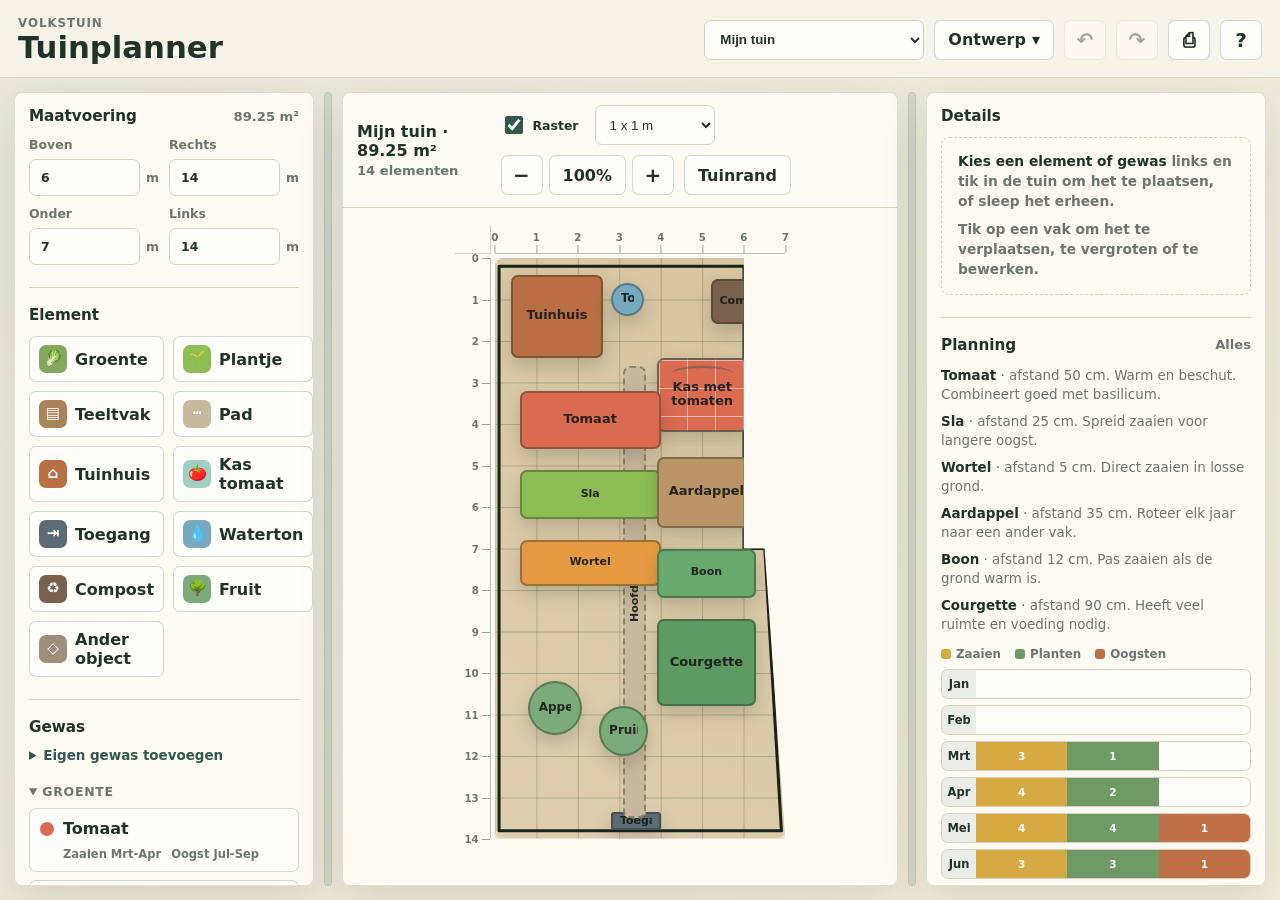
<file: index.html>
<!doctype html>
<html lang="nl">
  <head>
    <meta charset="utf-8">
    <meta name="viewport" content="width=device-width, initial-scale=1, viewport-fit=cover">
    <meta http-equiv="Cache-Control" content="no-store">
    <meta name="apple-mobile-web-app-capable" content="yes">
    <meta name="apple-mobile-web-app-title" content="Tuinplanner">
    <meta name="theme-color" content="#31584a">
    <title>Tuinplanner</title>
    <link rel="manifest" href="manifest.webmanifest">
    <link rel="icon" href="icon.svg" type="image/svg+xml">
    <link rel="apple-touch-icon" href="icon-180.png">
    <link rel="stylesheet" href="styles.css?v=20261119">
  </head>
  <body class="no-js">
    <div class="app">
      <header class="topbar">
        <div>
          <p class="eyebrow">Volkstuin</p>
          <h1>Tuinplanner</h1>
        </div>
        <div class="top-actions">
          <select id="designSelect" class="design-select" aria-label="Ontwerp kiezen" title="Ontwerp kiezen"></select>
          <details class="menu" id="designMenu">
            <summary class="ghost-button">Ontwerp <span aria-hidden="true">▾</span></summary>
            <div class="menu-list">
              <button class="menu-item" id="newDesignBtn">Nieuw, leeg ontwerp…</button>
              <button class="menu-item" id="saveAsBtn">Kopie bewaren als…</button>
              <button class="menu-item" id="renameDesignBtn">Naam wijzigen…</button>
              <hr>
              <button class="menu-item" id="exportBtn">Exporteren als bestand</button>
              <button class="menu-item" id="importBtn">Importeren uit bestand…</button>
              <hr>
              <button class="menu-item" id="sampleBtn">Voorbeeldtuin laden</button>
              <button class="menu-item" id="clearBtn">Alle elementen weghalen</button>
              <button class="menu-item danger" id="deleteDesignBtn">Ontwerp verwijderen…</button>
            </div>
          </details>
          <input id="importFile" type="file" accept="application/json,.json" hidden>
          <button class="icon-button" id="undoBtn" title="Ongedaan maken (⌘Z)" aria-label="Ongedaan maken">↶</button>
          <button class="icon-button" id="redoBtn" title="Opnieuw (⇧⌘Z)" aria-label="Opnieuw">↷</button>
          <button class="icon-button" id="printBtn" title="Afdrukken" aria-label="Afdrukken">⎙</button>
          <button class="icon-button" id="helpBtn" title="Sneltoetsen en tips" aria-label="Sneltoetsen en tips">?</button>
        </div>
      </header>

      <div class="runtime-warning" id="runtimeWarning">
        Deze weergave is alleen een voorvertoning. De planner kan hier niet goed bewerken. Open de app in Safari via een webadres om maatvoering, basisvormen en lijsten te gebruiken.
      </div>

      <main class="workspace">
        <aside class="panel tools-panel" aria-label="Gereedschap">
          <section>
            <div class="section-head">
              <h2>Maatvoering</h2>
              <span id="areaLabel">0 m²</span>
            </div>
            <div class="field-grid">
              <label>
                Boven
                <span>
                  <input id="gardenTop" type="number" min="1" max="60" step="0.5" value="6">
                  m
                </span>
              </label>
              <label>
                Rechts
                <span>
                  <input id="gardenRight" type="number" min="1" max="80" step="0.5" value="14">
                  m
                </span>
              </label>
              <label>
                Onder
                <span>
                  <input id="gardenBottom" type="number" min="1" max="60" step="0.5" value="7">
                  m
                </span>
              </label>
              <label>
                Links
                <span>
                  <input id="gardenLeft" type="number" min="1" max="80" step="0.5" value="14">
                  m
                </span>
              </label>
            </div>
          </section>

          <section>
            <div class="section-head">
              <h2>Element</h2>
            </div>
            <div class="tool-grid" id="toolGrid"></div>
          </section>

          <section>
            <div class="section-head">
              <h2>Gewas</h2>
            </div>
            <details class="fold add-fold">
            <summary>Eigen gewas toevoegen</summary>
            <div class="add-crop">
              <label>
                Nieuwe plant
                <input id="newCropName" type="text" placeholder="Bijv. knoflook">
              </label>
              <label>
                Soort
                <select id="newCropKind">
                  <option value="crop">Groente</option>
                  <option value="fruit">Fruit</option>
                  <option value="herb">Kruid</option>
                </select>
              </label>
              <div class="field-grid">
                <label>
                  Zaaien
                  <input id="newCropSow" type="text" placeholder="3-4">
                </label>
                <label>
                  Oogst
                  <input id="newCropHarvest" type="text" placeholder="7-8">
                </label>
              </div>
              <button id="addCropBtn" class="ghost-button">Voeg toe</button>
            </div>
            </details>
            <details class="fold" open>
              <summary>Groente</summary>
              <div class="crop-list" id="cropList"></div>
            </details>
            <details class="fold" open>
              <summary>Fruit</summary>
              <div class="crop-list fruit-list" id="fruitList"></div>
            </details>
            <details class="fold" open>
              <summary>Kruiden</summary>
              <div class="crop-list herb-list" id="herbList"></div>
            </details>
          </section>
        </aside>

        <div class="splitter splitter-left" id="leftSplitter" aria-hidden="true"></div>

        <section class="canvas-panel">
          <div class="board-toolbar">
            <div>
              <strong id="gardenTitle">Moestuin</strong>
              <span id="selectionSummary">Niets geselecteerd</span>
            </div>
            <div class="board-actions">
              <label class="toggle">
                <input id="snapToggle" type="checkbox" checked>
                <span>Raster</span>
              </label>
              <label class="select-label" title="Rasterstap">
                <span class="sr-only">Rasterstap</span>
                <select id="gridSize">
                  <option value="2x1">2 x 1 m</option>
                  <option value="1x1" selected>1 x 1 m</option>
                  <option value="0.5x0.5">0,5 x 0,5 m</option>
                </select>
              </label>
              <div class="zoom-controls" aria-label="Zoom">
                <button id="zoomOutBtn" class="icon-button" title="Uitzoomen" aria-label="Uitzoomen">−</button>
                <button id="zoomResetBtn" class="ghost-button" title="Passend maken (0)">100%</button>
                <button id="zoomInBtn" class="icon-button" title="Inzoomen" aria-label="Inzoomen">+</button>
              </div>
              <button id="boundaryEditBtn" class="ghost-button" type="button" title="Sleep de hoekpunten om de vorm van de tuin aan te passen">Tuinrand</button>
              <button id="addBoundaryPointBtn" class="ghost-button" hidden>Randpunt +</button>
              <button id="removeBoundaryPointBtn" class="ghost-button" hidden>Randpunt −</button>
            </div>
          </div>
          <div id="hintBar" class="hint-bar" role="status" aria-live="polite"></div>
          <div class="board-shell">
            <div class="board-measure">
              <div class="ruler-corner"></div>
              <div id="rulerTop" class="ruler ruler-top" aria-hidden="true"></div>
              <div id="rulerLeft" class="ruler ruler-left" aria-hidden="true"></div>
              <div id="gardenBoard" class="garden-board" aria-label="Tuinontwerp"></div>
            </div>
            <div id="printTitle" class="print-title" aria-hidden="true">Tuinplanner</div>
          </div>
        </section>

        <div class="splitter splitter-right" id="rightSplitter" aria-hidden="true"></div>

        <aside class="panel details-panel" aria-label="Details">
          <section>
            <div class="section-head">
              <h2>Details</h2>
            </div>
            <div id="emptyDetails" class="empty-state">
              <p><b>Kies een element of gewas</b> links en tik in de tuin om het te plaatsen, of sleep het erheen.</p>
              <p>Tik op een vak om het te verplaatsen, te vergroten of te bewerken.</p>
            </div>
            <div id="detailsForm" class="details-form" hidden>
              <label>
                Naam
                <input id="itemLabel" type="text">
              </label>
              <div class="field-grid">
                <label>
                  X
                  <span><input id="itemX" type="number" min="0" step="0.1"> m</span>
                </label>
                <label>
                  Y
                  <span><input id="itemY" type="number" min="0" step="0.1"> m</span>
                </label>
                <label>
                  Breedte
                  <span><input id="itemW" type="number" min="0.1" step="0.1"> m</span>
                </label>
                <label>
                  Lengte
                  <span><input id="itemH" type="number" min="0.1" step="0.1"> m</span>
                </label>
                <label>
                  Hoek
                  <span><input id="itemRotation" type="number" step="1"> °</span>
                </label>
                <label>
                  Kleur
                  <input id="itemColor" type="color">
                </label>
                <label>
                  Vorm
                  <select id="itemShape">
                    <option value="rect">Rechthoek</option>
                    <option value="circle">Rond</option>
                    <option value="triangle">Driehoek</option>
                    <option value="free">Vrije vorm</option>
                    <option value="greenhouse">Kas</option>
                  </select>
                </label>
              </div>
              <div class="freeform-actions">
                <button id="addPointBtn" class="ghost-button">Punt erbij</button>
                <button id="removePointBtn" class="ghost-button">Punt weg</button>
                <button id="drawShapeBtn" class="ghost-button">Teken vorm</button>
              </div>
              <label>
                Notities
                <textarea id="itemNotes" rows="3"></textarea>
              </label>
              <button id="openGreenhouseBtn" class="primary-button" hidden>Open kas</button>
              <details class="actions-menu" open>
                <summary>Bewerken</summary>
                <div class="rotation-controls">
                  <button id="rotateLeftBtn" class="ghost-button">-5°</button>
                  <button id="rotateBtn" class="ghost-button">+90°</button>
                  <button id="rotateRightBtn" class="ghost-button">+5°</button>
                </div>
                <div class="parallel-controls">
                  <button id="parallelTopBtn" class="ghost-button">Boven</button>
                  <button id="parallelLeftBtn" class="ghost-button">Links</button>
                  <button id="parallelRightBtn" class="ghost-button">Rechts</button>
                  <button id="parallelBottomBtn" class="ghost-button">Onder</button>
                </div>
                <div class="detail-actions">
                  <button id="copyBtn" class="ghost-button">Kopieer</button>
                  <button id="cutBtn" class="ghost-button">Knip</button>
                  <button id="pasteBtn" class="ghost-button">Plak</button>
                  <button id="duplicateBtn" class="ghost-button">Dupliceer</button>
                  <button id="deleteBtn" class="danger-button">Verwijder</button>
                </div>
              </details>
              <div class="shortcut-note">
                Pijltjes: verschuiven · ⌫: verwijderen · ⌘D: dupliceren · Esc: loslaten
              </div>
            </div>
          </section>

          <section>
            <div class="section-head">
              <h2>Planning</h2>
              <span id="planningMode">Alles</span>
            </div>
            <div id="cropInfo" class="crop-info"></div>
            <div class="calendar-legend" aria-hidden="true"><span class="sow">Zaaien</span><span class="plant">Planten</span><span class="harvest">Oogsten</span></div>
            <div class="calendar" id="calendar"></div>
          </section>
        </aside>
      </main>
    </div>

    <div id="greenhouseModal" class="modal-backdrop" hidden>
      <section class="greenhouse-window" aria-label="Kasindeling">
        <header class="modal-head">
          <div>
            <p class="eyebrow">Kas</p>
            <h2 id="greenhouseTitle">Kasindeling</h2>
          </div>
          <button class="icon-button" id="closeGreenhouseBtn" title="Sluiten" aria-label="Sluiten">×</button>
        </header>
        <div class="greenhouse-body">
          <aside class="greenhouse-tools">
            <div class="section-head">
              <h2>Planten</h2>
            </div>
            <div id="greenhouseCropList" class="crop-list"></div>
            <div class="detail-actions">
              <button id="deleteGreenhousePlantBtn" class="danger-button">Verwijder plant</button>
            </div>
          </aside>
          <div class="greenhouse-board-wrap">
            <div id="greenhouseBoard" class="greenhouse-board" aria-label="Kasbord"></div>
          </div>
        </div>
      </section>
    </div>

    <div id="helpModal" class="modal-backdrop" hidden>
      <section class="help-window" aria-label="Sneltoetsen en tips">
        <header class="modal-head">
          <div>
            <p class="eyebrow">Hulp</p>
            <h2>Sneltoetsen en tips</h2>
          </div>
          <button class="icon-button" id="closeHelpBtn" title="Sluiten" aria-label="Sluiten">×</button>
        </header>
        <div class="help-body">
          <h3>Werken in de tuin</h3>
          <ul>
            <li>Kies links een element of gewas en tik in de tuin, of sleep het erheen.</li>
            <li>Sleep een vak om het te verplaatsen; sleep een hoekbolletje om het groter of kleiner te maken.</li>
            <li>Met <b>Tuinrand</b> sleep je de hoekpunten van de tuin zelf.</li>
            <li>Alles wordt automatisch in deze browser bewaard. Maak met <b>Ontwerp → Exporteren</b> af en toe een reservekopie.</li>
          </ul>
          <h3>Sneltoetsen</h3>
          <table>
            <tr><td><kbd>⌘</kbd> <kbd>Z</kbd></td><td>Ongedaan maken</td></tr>
            <tr><td><kbd>⇧</kbd> <kbd>⌘</kbd> <kbd>Z</kbd></td><td>Opnieuw</td></tr>
            <tr><td><kbd>⌘</kbd> <kbd>C</kbd> / <kbd>X</kbd> / <kbd>V</kbd></td><td>Kopiëren / knippen / plakken</td></tr>
            <tr><td><kbd>⌘</kbd> <kbd>D</kbd></td><td>Dupliceren</td></tr>
            <tr><td><kbd>⌫</kbd> of <kbd>Delete</kbd></td><td>Geselecteerd vak verwijderen</td></tr>
            <tr><td><kbd>←</kbd> <kbd>→</kbd> <kbd>↑</kbd> <kbd>↓</kbd></td><td>Vak 10 cm verschuiven (met <kbd>⇧</kbd>: 1 m)</td></tr>
            <tr><td><kbd>R</kbd></td><td>Vak 90° draaien</td></tr>
            <tr><td><kbd>Esc</kbd></td><td>Plaatsen stoppen / selectie opheffen</td></tr>
            <tr><td><kbd>+</kbd> / <kbd>−</kbd> / <kbd>0</kbd></td><td>In- en uitzoomen / passend maken</td></tr>
          </table>
        </div>
      </section>
    </div>

    <div id="toast" class="toast" role="status" aria-live="polite" hidden></div>

    <script src="app.js?v=20261119"></script>
  </body>
</html>
</file>
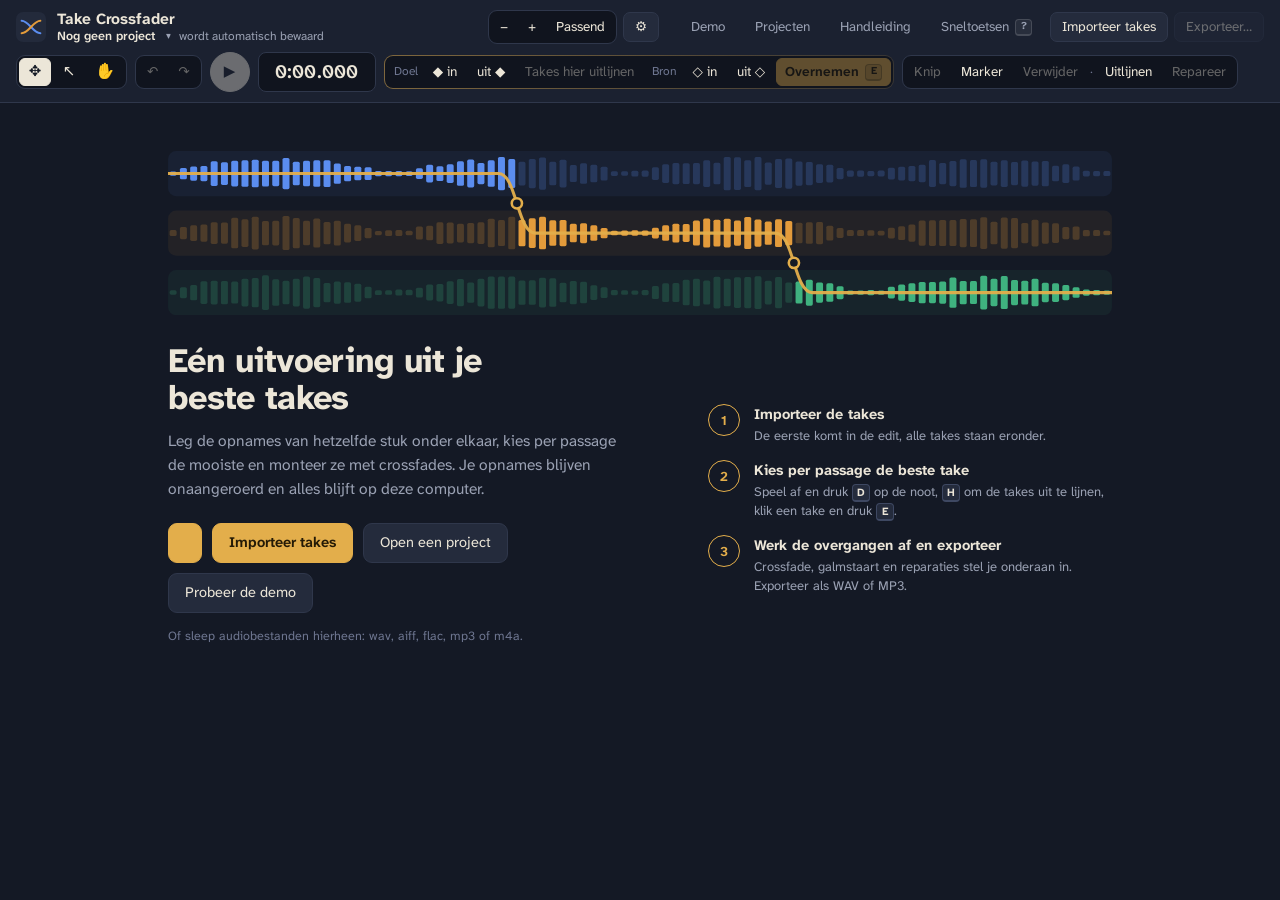
<file: audio-editor/index.html>
<!doctype html>
<html lang="nl">
<head>
<meta charset="utf-8">
<meta name="viewport" content="width=device-width, initial-scale=1, viewport-fit=cover">
<meta name="theme-color" content="#1b2130">
<meta name="apple-mobile-web-app-capable" content="yes">
<meta name="mobile-web-app-capable" content="yes">
<meta name="apple-mobile-web-app-title" content="Crossfader">
<meta name="apple-mobile-web-app-status-bar-style" content="black-translucent">
<title>Take Crossfader</title>
<link rel="manifest" href="manifest.webmanifest">
<link rel="preload" href="fonts/atkinson-hyperlegible-next-latin-wght-normal.woff2" as="font" type="font/woff2" crossorigin>
<link rel="icon" href="icon.svg" type="image/svg+xml">
<link rel="apple-touch-icon" href="apple-touch-icon.png">
<style>
@font-face {
  font-family: "Atkinson Hyperlegible Next";
  src: url("fonts/atkinson-hyperlegible-next-latin-wght-normal.woff2") format("woff2");
  font-weight: 200 800; font-style: normal; font-display: swap;
}
@font-face {
  font-family: "Atkinson Hyperlegible Next";
  src: url("fonts/atkinson-hyperlegible-next-latin-wght-italic.woff2") format("woff2");
  font-weight: 200 800; font-style: italic; font-display: swap;
}
/* Avondkerk: leisteenblauw schip, glas-in-loodkleuren voor de takes, orgelpijp-goud voor monteren. */
:root {
  --bg: #141925;        /* schip */
  --panel: #1b2130;     /* steen */
  --panel2: #242b3c;    /* knop */
  --well: #10141e;      /* verzonken vlak */
  --lane: #171c28;
  --line: #2f374b;
  --line2: #3e4862;
  --text: #ece6d8;      /* perkament */
  --muted: #9aa1b3;
  --faint: #6e7690;
  --accent: #4f86e8;    /* kobalt: selectie, links */
  --gold: #e3ae4b;      /* monteren: doelpunten, Overnemen, hoofdknoppen */
  --gold-hi: #f0c46c;
  --gold-ink: #241a06;
  --danger: #ef5b4c;
  --playhead: #ef5b4c;
  --ok: #4fbf9a;        /* verdigris: markers, reparaties */
  --ui: "Atkinson Hyperlegible Next", system-ui, -apple-system, "Segoe UI", sans-serif;
}
* { box-sizing: border-box; }
html, body { margin: 0; height: 100%; }
body {
  background: var(--bg);
  color: var(--text);
  font: 13.5px/1.45 var(--ui);
  display: flex; flex-direction: column;
  -webkit-user-select: none; user-select: none;
  -webkit-font-smoothing: antialiased;
}
button, select, input { font: inherit; color: inherit; }
button {
  display: inline-flex; align-items: center; justify-content: center; gap: 6px;
  height: 30px; background: var(--panel2); border: 1px solid var(--line); border-radius: 7px;
  padding: 0 11px; cursor: pointer; white-space: nowrap;
}
button:hover:not(:disabled) { border-color: var(--line2); background: #2c3448; }
button:active:not(:disabled) { transform: translateY(1px); }
button:disabled { opacity: .38; cursor: default; }
button.primary { background: var(--gold); border-color: var(--gold); color: var(--gold-ink); font-weight: 650; }
button.primary:hover:not(:disabled) { background: var(--gold-hi); border-color: var(--gold-hi); }
button.primary kbd { background: rgba(36,26,6,.14); border-color: rgba(36,26,6,.28); color: var(--gold-ink); }
button.danger { color: #ff8a7d; }
button.act, button.act:hover:not(:disabled) { background: var(--gold); border-color: var(--gold); color: var(--gold-ink); }
button.ghost { background: none; border-color: transparent; color: var(--muted); }
button.ghost:hover:not(:disabled) { background: var(--panel2); color: var(--text); border-color: var(--line); }
:focus-visible { outline: 2px solid var(--gold); outline-offset: 2px; }
button:focus:not(:focus-visible) { outline: none; }
select, input[type=number], input[type=text] {
  height: 30px; background: var(--well); border: 1px solid var(--line); border-radius: 7px; padding: 0 8px;
}
input[type=number] { width: 72px; font-variant-numeric: tabular-nums; }
input[type=range] { accent-color: var(--gold); }
input[type=checkbox] { accent-color: var(--gold); width: 15px; height: 15px; margin: 0; }
label { display: inline-flex; align-items: center; gap: 7px; color: var(--muted); }
a { color: var(--gold); }

/* ---------- kop: project en bestanden ---------- */
header.bar { background: var(--panel); border-bottom: 1px solid var(--line); flex: none; }
.topbar {
  display: flex; flex-wrap: wrap; align-items: center; gap: 8px 14px;
  padding: 10px 16px 8px;
  padding-top: max(10px, env(safe-area-inset-top));
  padding-left: max(16px, env(safe-area-inset-left));
  padding-right: max(16px, env(safe-area-inset-right));
}
.brand { display: flex; align-items: center; gap: 11px; min-width: 0; margin-right: auto; }
.brand svg { width: 30px; height: 30px; flex: none; }
.brand .bt { display: flex; flex-direction: column; min-width: 0; line-height: 1.2; }
.brand strong { font-size: 15.5px; font-weight: 700; letter-spacing: -.005em; }
.brand .sub { display: flex; align-items: baseline; gap: 8px; font-size: 12px; color: var(--muted); min-width: 0; }
#projName { height: auto; padding: 0; background: none; border: 0; color: var(--text); font-weight: 600; font-size: 12.5px; max-width: 34ch; overflow: hidden; text-overflow: ellipsis; }
#projName::after { content: "▾"; color: var(--muted); margin-left: 4px; font-size: 10px; }
#projName:hover { color: var(--gold-hi); background: none; }
#saveState { white-space: nowrap; }
#saveState.bad { color: #ff8a7d; font-weight: 600; }
.files, .view { display: flex; flex-wrap: wrap; align-items: center; gap: 6px; }
.view { margin-right: 6px; }
#installBtn[hidden] { display: none; }

/* ---------- werkbalk: montage ---------- */
.toolbar {
  display: flex; flex-wrap: wrap; align-items: center; gap: 8px 10px;
  padding: 0 16px 10px;
  padding-left: max(16px, env(safe-area-inset-left));
  padding-right: max(16px, env(safe-area-inset-right));
}
.grp { display: inline-flex; align-items: center; gap: 2px; padding: 2px; background: var(--well); border: 1px solid var(--line); border-radius: 9px; }
.grp > button { height: 28px; border-color: transparent; background: none; border-radius: 6px; padding: 0 9px; }
.grp > button:hover:not(:disabled) { background: var(--panel2); border-color: var(--line); }
.grp > button.primary { background: var(--gold); border-color: var(--gold); }
.grp > button.primary:hover:not(:disabled) { background: var(--gold-hi); }
.grp > .lbl { color: var(--faint); font-size: 12px; padding: 0 4px 0 7px; }
.grp > .arrow { color: var(--faint); font-size: 12px; padding: 0 1px; }
button.tool { min-width: 32px; padding: 0 8px; font-size: 15px; }
button.tool.on, .grp > button.tool.on { background: var(--text); border-color: var(--text); color: var(--bg); }
.montage { background: linear-gradient(var(--well), var(--well)) padding-box, linear-gradient(90deg, rgba(227,174,75,.5), rgba(227,174,75,.15)) border-box; border-color: transparent; }
.toolbar .push { margin-left: auto; }
.transport { display: inline-flex; align-items: center; gap: 8px; }
#playBtn { width: 40px; height: 40px; padding: 0; border-radius: 50%; font-size: 15px; background: var(--text); border-color: var(--text); color: var(--bg); }
#playBtn:hover:not(:disabled) { background: #fffaf0; }
#playBtn.on { background: var(--danger); border-color: var(--danger); color: #fff; }
.clock {
  font-variant-numeric: tabular-nums; font-size: 19px; font-weight: 600; letter-spacing: .01em;
  background: var(--well); border: 1px solid var(--line); border-radius: 8px; padding: 5px 12px; min-width: 118px; text-align: center;
}
kbd {
  font-family: var(--ui); font-size: 11px; font-weight: 700; line-height: 1;
  display: inline-flex; align-items: center; justify-content: center; min-width: 18px; height: 18px; padding: 0 4px;
  background: var(--panel2); border: 1px solid var(--line2); border-bottom-width: 2px; border-radius: 4px; color: var(--text);
}
button kbd { height: 17px; min-width: 17px; font-size: 10.5px; background: rgba(255,255,255,.06); border-color: rgba(255,255,255,.14); color: var(--muted); }

/* instellingen (tandwiel) */
.menu { margin: 0; inset: auto; position: fixed; padding: 6px; min-width: 230px; background: var(--panel); color: var(--text); border: 1px solid var(--line2); border-radius: 10px; box-shadow: 0 18px 40px rgba(4,6,12,.55); }
.menu button { display: flex; width: 100%; justify-content: space-between; background: none; border-color: transparent; height: 32px; }
.menu button:hover:not(:disabled) { background: var(--panel2); border-color: transparent; }
.menu hr { border: 0; border-top: 1px solid var(--line); margin: 5px 2px; }
#closeDlg { width: min(520px, calc(100vw - 40px)); padding: 22px 24px; background: var(--panel); color: var(--text); border: 1px solid var(--line2); border-radius: 14px; box-shadow: 0 24px 60px rgba(4,6,12,.6); }
#closeDlg::backdrop { background: rgba(8,10,16,.6); }
#closeDlg h2 { margin: 0 0 6px; font-size: 18px; }
#closeDlg .choices { display: grid; grid-template-columns: 1fr 1fr; gap: 8px; margin: 16px 0 12px; }
#closeDlg .choices button { height: 38px; }
#closeDlg .small { font-size: 12px; margin: 0; }
#setPop {
  margin: 0; inset: auto; position: fixed; padding: 14px 16px; width: 300px;
  background: var(--panel); color: var(--text); border: 1px solid var(--line2); border-radius: 10px;
  box-shadow: 0 18px 40px rgba(4,6,12,.55);
}
#setPop h3 { margin: 0 0 10px; font-size: 13.5px; }
#setPop .opt { display: grid; grid-template-columns: auto 1fr; gap: 3px 10px; align-items: start; padding: 8px 0; border-top: 1px solid var(--line); color: var(--text); }
#setPop .opt small { grid-column: 2; color: var(--muted); font-size: 12px; line-height: 1.35; }
#setPop .opt.num { grid-template-columns: 1fr auto; align-items: center; }
#setPop .opt.num small { grid-column: 1 / -1; }

/* ---------- tijdlijn ---------- */
main { flex: 1; display: flex; flex-direction: column; min-height: 0; position: relative; }
.timeline {
  display: flex; overflow-y: auto; overflow-x: hidden; max-height: 58vh; min-height: 200px; flex: none;
  border-bottom: 1px solid var(--line); background: var(--lane);
}
.heads { flex: none; width: 150px; background: var(--panel); border-right: 1px solid var(--line); }
.head {
  border-bottom: 1px solid var(--line); padding: 7px 10px; display: flex; flex-direction: column; gap: 5px;
  justify-content: center; cursor: pointer; overflow: hidden; border-left: 3px solid transparent;
}
.head.ruler { cursor: default; color: var(--faint); font-size: 11px; padding: 0 10px; }
.head.edit { cursor: default; background: #191f2d; }
.head.edit strong { font-size: 14px; letter-spacing: .02em; }
.head .name { display: flex; align-items: center; gap: 7px; min-width: 0; font-weight: 600; }
.head .name span { overflow: hidden; text-overflow: ellipsis; white-space: nowrap; }
.head .sw { width: 10px; height: 10px; border-radius: 50%; flex: none; box-shadow: 0 0 0 2px rgba(255,255,255,.06); }
.head .meta { color: var(--muted); font-size: 11.5px; display: flex; align-items: center; gap: 7px; font-variant-numeric: tabular-nums; }
.head button { height: 22px; padding: 0 8px; font-size: 11.5px; border-radius: 6px; }
.head .name button.fold, .head .name button.unfrag { height: 20px; min-width: 18px; padding: 0; background: none; border-color: transparent; color: var(--muted); font-size: 11px; flex: none; }
.head .name button.fold:hover, .head .name button.unfrag:hover { color: var(--text); background: var(--panel2); }
.head .name button.unfrag { margin-left: auto; font-size: 14px; }
.head.frag { padding-left: 18px; background: #192030; }
.head.frag .sw { border-radius: 2px; }
.head.folded { padding-top: 0; padding-bottom: 0; }
.head.folded .name { font-weight: 500; font-size: 12px; }
.head:hover:not(.ruler):not(.edit):not(.placeholder) { background: #1f2636; }
.head.sel { background: #222a3c; border-left-color: var(--c, var(--accent)); }
.head.placeholder { color: var(--faint); font-size: 11.5px; cursor: default; }
#meter { width: 100%; height: 5px; background: var(--well); border-radius: 3px; display: block; }
.canvas-wrap { flex: 1; min-width: 0; position: relative; }
#tl { display: block; touch-action: none; }
.scrollrow { display: flex; align-items: center; gap: 8px; padding: 5px 10px 5px 160px; background: var(--panel); border-bottom: 1px solid var(--line); flex: none; }
#hscroll { flex: 1; height: 14px; }

/* ---------- paneel onderaan ---------- */
.inspector { flex: 1; overflow: auto; padding: 16px 20px 28px; background: var(--bg); min-height: 180px; }
.insp-head { display: flex; align-items: baseline; gap: 14px; flex-wrap: wrap; margin-bottom: 12px; }
.insp-head h2 { margin: 0; font-size: 17px; font-weight: 700; letter-spacing: -.01em; }
.insp-head span { color: var(--muted); }
.row { display: flex; flex-wrap: wrap; align-items: center; gap: 10px 16px; margin: 12px 0; }
.group { display: inline-flex; align-items: center; gap: 4px; color: var(--muted); }
.group button { padding: 0 9px; }
.hint { color: var(--muted); font-size: 12.5px; max-width: 78ch; }
.kv { display: grid; grid-template-columns: max-content 1fr; gap: 4px 16px; color: var(--muted); }
.kv b { color: var(--text); font-weight: 600; font-variant-numeric: tabular-nums; }
body.aligning .timeline { max-height: 30vh; min-height: 150px; }
#alCanvas { width: 100%; height: 352px; display: block; background: var(--lane); border: 1px solid var(--line); border-radius: 10px; touch-action: none; }
#repCanvas { width: 100%; height: 344px; display: block; background: var(--well); outline: 1px solid var(--line); border-radius: 10px; touch-action: none; cursor: crosshair; }
#xfCanvas { width: 100%; height: 240px; display: block; background: var(--lane); border: 1px solid var(--line); border-radius: 10px; touch-action: none; cursor: col-resize; }
.plist { display: grid; gap: 6px; max-width: 900px; margin-top: 8px; }
.pitem { display: flex; flex-wrap: wrap; align-items: center; gap: 8px 14px; padding: 9px 12px; background: var(--panel); border: 1px solid var(--line); border-radius: 9px; }
.pitem.cur { border-color: var(--gold); box-shadow: inset 3px 0 0 var(--gold); }
.pitem .pname { font-weight: 650; min-width: 160px; }
.pitem .pmeta { color: var(--muted); flex: 1; min-width: 180px; }
.pitem.off .pname, .pitem.off .pmeta { opacity: .45; }

/* rust-scherm: niets geselecteerd */
.help { display: grid; grid-template-columns: minmax(0, 1.25fr) minmax(0, 1fr); gap: 18px 44px; max-width: 1180px; color: var(--muted); }
.help h2 { color: var(--text); font-size: 16px; margin: 0 0 10px; }
.help ol { padding-left: 20px; margin: 0 0 12px; }
.help li { margin: 6px 0; line-height: 1.5; }
.help li::marker { color: var(--gold); font-weight: 700; }
.help b { color: var(--text); }
.help p { margin: 0; }
.keys { display: grid; grid-template-columns: 1fr; gap: 7px; align-content: start; }
.keys span { display: block; padding-bottom: 7px; border-bottom: 1px solid var(--line); }
.keys span:last-child { border-bottom: 0; }

/* ---------- startscherm ---------- */
#welcome { display: none; position: absolute; inset: 0; z-index: 5; overflow: auto; background: var(--bg); }
body.empty #welcome { display: block; }
.wel { max-width: 1000px; margin: 0 auto; padding: 48px 28px 60px; display: grid; grid-template-columns: minmax(0, 1.2fr) minmax(0, 1fr); gap: 28px 56px; align-items: center; }
.wel .art { grid-column: 1 / -1; }
.wel .art svg { width: 100%; height: auto; display: block; }
.wel h1 { font-size: 34px; line-height: 1.08; letter-spacing: -.02em; margin: 0 0 12px; font-weight: 750; max-width: 15ch; }
.wel .lead { font-size: 15.5px; color: var(--muted); margin: 0 0 22px; max-width: 46ch; line-height: 1.55; }
.wel .acts { display: flex; flex-wrap: wrap; gap: 10px; }
.wel .acts button { height: 40px; padding: 0 16px; font-size: 14.5px; border-radius: 9px; }
.wel .drop { margin-top: 14px; color: var(--faint); font-size: 12.5px; }
.wel ol { list-style: none; margin: 0; padding: 0; display: grid; gap: 14px; counter-reset: st; }
.wel ol li { counter-increment: st; display: grid; grid-template-columns: 34px 1fr; gap: 2px 12px; }
.wel ol li::before { content: counter(st); grid-row: span 2; width: 30px; height: 30px; border-radius: 50%; border: 1.5px solid var(--gold); color: var(--gold); display: grid; place-items: center; font-weight: 700; }
.wel ol b { font-size: 14.5px; }
.wel ol span { color: var(--muted); font-size: 13px; }
.wel .recent { grid-column: 1 / -1; border-top: 1px solid var(--line); padding-top: 18px; }
.wel .recent h2 { font-size: 14px; margin: 0 0 8px; color: var(--muted); font-weight: 600; }

/* sneltoetsen (?) */
#keysDlg { max-width: 820px; width: calc(100vw - 40px); padding: 22px 26px 24px; background: var(--panel); color: var(--text); border: 1px solid var(--line2); border-radius: 14px; box-shadow: 0 24px 60px rgba(4,6,12,.6); }
#keysDlg::backdrop { background: rgba(8,10,16,.6); }
#keysDlg header { display: flex; align-items: center; justify-content: space-between; margin-bottom: 10px; }
#keysDlg h2 { margin: 0; font-size: 18px; }
#keysDlg .cols { columns: 2 300px; column-gap: 34px; }
#keysDlg section { break-inside: avoid; margin-bottom: 16px; }
#keysDlg h3 { font-size: 13px; color: var(--gold); margin: 0 0 6px; }
#keysDlg dl { display: grid; grid-template-columns: max-content 1fr; gap: 5px 12px; margin: 0; font-size: 13px; }
#keysDlg dt { white-space: nowrap; }
#keysDlg dd { margin: 0; color: var(--muted); }

#toast {
  position: fixed; left: 50%; bottom: 22px; transform: translateX(-50%) translateY(16px);
  background: #262e41; border: 1px solid var(--line2); border-left: 3px solid var(--gold); padding: 10px 16px; border-radius: 9px;
  opacity: 0; transition: opacity .18s, transform .18s; pointer-events: none; z-index: 20; max-width: min(720px, calc(100vw - 32px));
  box-shadow: 0 12px 30px rgba(4,6,12,.5);
}
#toast.show { opacity: 1; transform: translateX(-50%) translateY(0); }
#drop {
  position: fixed; inset: 10px; background: rgba(227,174,75,.09); border: 2px dashed var(--gold); border-radius: 16px;
  display: none; align-items: center; justify-content: center; font-size: 20px; font-weight: 650; z-index: 30; pointer-events: none;
}
#drop.show { display: flex; }
#busy { position: fixed; inset: 0; background: rgba(8,10,16,.55); display: none; align-items: center; justify-content: center; z-index: 40; font-size: 15px; }
#busy.show { display: flex; }

@media (max-width: 1400px) {
  .montage .arrow, .montage button:not(.primary) kbd { display: none; }
  .grp > button { padding: 0 8px; }
  .toolbar { gap: 8px; }
}
@media (max-width: 760px) {
  .heads { width: 110px; }
  .scrollrow { padding-left: 120px; }
  .wel { grid-template-columns: 1fr; padding-top: 28px; }
  .help { grid-template-columns: 1fr; }
}
@media (prefers-reduced-motion: reduce) {
  * { transition: none !important; animation: none !important; }
}
</style>
</head>
<body>
<header class="bar">
  <div class="topbar">
    <div class="brand">
      <svg viewBox="0 0 512 512" aria-hidden="true"><rect width="512" height="512" rx="120" fill="#232a3b"/><g fill="none" stroke-linecap="round" stroke-width="34"><path d="M96 150 C 220 150, 292 362, 416 362" stroke="#5b8def"/><path d="M96 362 C 220 362, 292 150, 416 150" stroke="#e39b3b"/></g></svg>
      <div class="bt">
        <strong>Take Crossfader</strong>
        <span class="sub"><button id="projName" popovertarget="projMenu" title="Project: bewaren, sluiten, verwijderen, andere projecten">Nog geen project</button><span id="saveState">wordt automatisch bewaard</span></span>
      </div>
    </div>
    <div class="view">
      <span class="grp" role="group" aria-label="Zoom">
        <button id="zoomOut" title="Uitzoomen (−)" aria-label="Uitzoomen">−</button><button id="zoomIn" title="Inzoomen (+)" aria-label="Inzoomen">+</button><button id="zoomFit" title="Alles in beeld (F)">Passend</button></span>
      <button id="setBtn" popovertarget="setPop" title="Instellingen: snap, nuldoorgang, standaard-crossfade, terug naar start" aria-label="Instellingen">⚙</button>
    </div>
    <div class="files">
      <button id="demoBtn" class="ghost" title="Genereer vier voorbeeld-takes om mee te oefenen">Demo</button>
      <button id="projBtn" class="ghost" title="Bewaarde projecten openen, een nieuw project beginnen">Projecten</button>
      <button id="manualBtn" class="ghost" title="Handleiding met werkwijzen en alle toetscombinaties (pdf)">Handleiding</button>
      <button id="keysBtn" class="ghost" title="Alle sneltoetsen (?)">Sneltoetsen <kbd>?</kbd></button>
      <button id="installBtn" title="Installeer Take Crossfader als app op dit apparaat" hidden>Installeer app</button>
      <button id="importBtn" title="Audiobestanden toevoegen als takes (of sleep ze in het venster)">Importeer takes</button>
      <button id="exportBtn" title="Edit (of selectie) exporteren als WAV of MP3">Exporteer…</button>
      <input type="file" id="fileInput" multiple accept="audio/*,.wav,.aif,.aiff,.flac,.mp3,.m4a,.ogg,.opus,.crossfader" hidden>
      <input type="file" id="projFileInput" accept=".crossfader,application/octet-stream" hidden>
    </div>
  </div>
  <div class="toolbar">
    <span class="grp" role="group" aria-label="Gereedschap" title="Wat slepen in de EDIT- en take-banen doet">
      <button class="tool" data-tool="move" title="Verplaatsen (1): slepen boven een clip verplaatst die clip" aria-label="Verplaatsen">✥</button><button class="tool" data-tool="select" title="Selecteren (2): klikken selecteert, slepen selecteert een stuk; clips verschuiven niet" aria-label="Selecteren">↖</button><button class="tool" data-tool="hand" title="Hand (3): slepen verschuift het beeld; clips verschuiven niet" aria-label="Hand">✋</button></span>
    <span class="grp" role="group" aria-label="Geschiedenis">
      <button id="undoBtn" title="Ongedaan maken (⌘Z)" aria-label="Ongedaan maken">↶</button><button id="redoBtn" title="Opnieuw (⇧⌘Z)" aria-label="Opnieuw">↷</button></span>
    <span class="transport">
      <button id="playBtn" title="Afspelen / stoppen (spatie)" aria-label="Afspelen">▶</button>
      <span id="clock" class="clock">0:00.000</span>
    </span>
    <span class="grp montage" role="group" aria-label="Montage" title="Van links naar rechts: doel in de edit, takes uitlijnen, eventueel bron in een take, overnemen">
      <span class="lbl">Doel</span><button id="destBtn" title="Doel in: hier begint de wissel (D). Of sleep in de tijdbalk over het stuk dat je wilt vervangen.">◆ in <kbd>D</kbd></button><button id="destOutBtn" title="Doel uit: tot hier vervangen, daarna gaat de edit verder zoals hij was (⇧D)">uit ◆</button>
      <span class="arrow">›</span>
      <button id="alignHereBtn" title="Alle takes zo verschuiven dat dezelfde passage onder de afspeelkop ligt (H). De edit blijft staan.">Takes hier uitlijnen <kbd>H</kbd></button>
      <span class="arrow">›</span>
      <span class="lbl" title="Optioneel: zelf de plek in de take aanwijzen">Bron</span><button id="srcBtn" title="Bron in, in de geselecteerde of solo spelende take (B). Optioneel: zonder bronpunt zoekt de editor zelf.">◇ in</button><button id="srcOutBtn" title="Bron uit (⇧B)">uit ◇</button>
      <span class="arrow">›</span>
      <button id="compBtn" class="primary" title="Overnemen (E): het stuk tussen Doel in en uit vervangen — of met alleen Doel in: tot de volgende wissel. ⌥E: alles na Doel in vervangen. Of: een geselecteerd stuk uit een take in de edit plaatsen.">Overnemen <kbd>E</kbd></button>
    </span>
    <span class="grp" role="group" aria-label="Bewerken">
      <button id="splitBtn" title="Knip de clip op de afspeelkop (S)">Knip</button><button id="markBtn" title="Marker op de afspeelkop, ook tijdens het afspelen (M). Naar vorige/volgende marker: , en .">Marker</button><button id="deleteBtn" title="Verwijder selectie (Delete)">Verwijder</button><span class="arrow" aria-hidden="true">·</span><button id="alignBtn" title="Twee takes, of de twee kanten van een geselecteerde crossfade, groot onder en over elkaar uitlijnen">Uitlijnen</button><button id="repairBtn" title="Bijgeluiden repareren (R): kuchje, tik, stoelgeschuif of verkeer wegwerken in het spectrogram van de geselecteerde clip of take">Repareer</button></span>
  </div>
  <div id="projMenu" popover class="menu">
    <button id="pmSave">Nu bewaren</button>
    <button id="pmFile">Als bestand bewaren…</button>
    <button id="pmRename">Naam wijzigen…</button>
    <hr>
    <button id="pmClose">Project sluiten… <kbd>⌘⇧W</kbd></button>
    <button id="pmAll">Alle projecten</button>
  </div>
  <div id="setPop" popover>
    <h3>Instellingen</h3>
    <label class="opt"><input type="checkbox" id="rtsChk" checked> Terug naar start<small>Na stoppen springt de afspeelkop terug naar waar je begon met afspelen.</small></label>
    <label class="opt"><input type="checkbox" id="snapChk" checked> Snap<small>Clips klikken bij slepen vast aan randen en de afspeelkop. ⇧ tijdens slepen zet het tijdelijk uit.</small></label>
    <label class="opt"><input type="checkbox" id="zcChk" checked> Nuldoorgang<small>Knippen en weghalen schuiven tot 5 ms op naar een nuldoorgang: geen tikjes.</small></label>
    <label class="opt num">Standaard-crossfade <span><input type="number" id="defXf" value="40" min="0" max="5000" step="5"> ms</span><small>Voor nieuwe wissels. 30–60 ms meestal; 10–30 ms voor één noot.</small></label>
    <label class="opt num">Crossfade bij korte knip <span><input type="number" id="shortXf" value="8" min="0" max="100" step="1"> ms</span><small>Voor het weghalen van een stukje korter dan 150 ms, zoals een rafelige aanzet. 5–10 ms hoor je vlak voor een inzet niet.</small></label>
  </div>
</header>

<main>
  <div class="timeline" id="timeline">
    <div class="heads" id="heads"></div>
    <div class="canvas-wrap" id="canvasWrap"><canvas id="tl"></canvas></div>
  </div>
  <div class="scrollrow"><input type="range" id="hscroll" min="0" max="1" step="0.001" value="0" aria-label="Horizontaal scrollen"></div>
  <section class="inspector" id="inspector"></section>
  <section id="welcome" aria-label="Start">
    <div class="wel">
      <div class="art" id="welArt" aria-hidden="true"></div>
      <div>
        <h1>Eén uitvoering uit je beste takes</h1>
        <p class="lead">Leg de opnames van hetzelfde stuk onder elkaar, kies per passage de mooiste en monteer ze met crossfades. Je opnames blijven onaangeroerd en alles blijft op deze computer.</p>
        <div class="acts">
          <button id="welResume" class="primary" hidden></button>
          <button id="welImport" class="primary">Importeer takes</button>
          <button id="welOpen">Open een project</button>
          <button id="welDemo">Probeer de demo</button>
        </div>
        <p class="drop">Of sleep audiobestanden hierheen: wav, aiff, flac, mp3 of m4a.</p>
      </div>
      <ol>
        <li><b>Importeer de takes</b><span>De eerste komt in de edit, alle takes staan eronder.</span></li>
        <li><b>Kies per passage de beste take</b><span>Speel af en druk <kbd>D</kbd> op de noot, <kbd>H</kbd> om de takes uit te lijnen, klik een take en druk <kbd>E</kbd>.</span></li>
        <li><b>Werk de overgangen af en exporteer</b><span>Crossfade, galmstaart en reparaties stel je onderaan in. Exporteer als WAV of MP3.</span></li>
      </ol>
      <div class="recent" id="welRecent" hidden></div>
    </div>
  </section>
</main>
<dialog id="closeDlg" aria-labelledby="closeTitle">
  <h2 id="closeTitle" tabindex="-1" autofocus>Project sluiten</h2>
  <p id="closeInfo" class="hint"></p>
  <div class="choices">
    <button id="cdKeep" class="primary">Bewaren en sluiten</button>
    <button id="cdFile">Ook als bestand bewaren…</button>
    <button id="cdDel" class="danger">Verwijderen…</button>
    <button id="cdCancel" class="ghost">Annuleren</button>
  </div>
  <p class="hint small">Je werk wordt ook zonder dit venster steeds automatisch bewaard. Verwijderen haalt de edit én de bewaarde audio van dit project weg uit de app; je originele opnames op je computer blijven staan.</p>
</dialog>
<dialog id="keysDlg" aria-labelledby="keysTitle">
  <header><h2 id="keysTitle" tabindex="-1" autofocus>Sneltoetsen</h2><button id="keysClose" class="ghost" aria-label="Sluiten">Sluiten <kbd>Esc</kbd></button></header>
  <div class="cols">
    <section><h3>Afspelen en navigeren</h3><dl>
      <dt><kbd>Spatie</kbd></dt><dd>Afspelen / stoppen</dd>
      <dt><kbd>L</kbd></dt><dd>Selectie of crossfade herhalen</dd>
      <dt><kbd>A</kbd></dt><dd>Crossfade beluisteren</dd>
      <dt><kbd>←</kbd> <kbd>→</kbd></dt><dd>Afspeelkop 1 s (<kbd>⇧</kbd> 0,1 s)</dd>
      <dt><kbd>M</kbd></dt><dd>Marker zetten</dd>
      <dt><kbd>,</kbd> <kbd>.</kbd></dt><dd>Vorige / volgende marker</dd>
      <dt><kbd>↑</kbd> <kbd>↓</kbd></dt><dd>Naar de baan erboven / eronder; tijdens het afspelen meteen wisselen</dd>
    </dl></section>
    <section><h3>Montage</h3><dl>
      <dt><kbd>D</kbd> <kbd>⇧D</kbd></dt><dd>Doel in / uit</dd>
      <dt><kbd>H</kbd></dt><dd>Takes hier uitlijnen</dd>
      <dt><kbd>B</kbd> <kbd>⇧B</kbd></dt><dd>Bron in / uit (optioneel)</dd>
      <dt><kbd>E</kbd></dt><dd>Overnemen</dd>
      <dt><kbd>⌥E</kbd></dt><dd>Overnemen, alles erna vervangen</dd>
      <dt><kbd>Esc</kbd></dt><dd>Punten en selectie wissen</dd>
      <dt><kbd>⌘C</kbd></dt><dd>Selectie in een take kopiëren als fragment</dd>
      <dt><kbd>⌘V</kbd></dt><dd>Fragment plakken onder de opname, uitgelijnd op de afspeelkop</dd>
    </dl></section>
    <section><h3>Bewerken</h3><dl>
      <dt><kbd>S</kbd></dt><dd>Knippen op de afspeelkop</dd>
      <dt><kbd>Delete</kbd></dt><dd>Selectie verwijderen (<kbd>⌥</kbd>: gat laten)</dd>
      <dt><kbd>⌘Z</kbd> <kbd>⇧⌘Z</kbd></dt><dd>Ongedaan maken / opnieuw</dd>
      <dt><kbd>⌘A</kbd></dt><dd>Alle clips selecteren</dd>
      <dt><kbd>⌥←</kbd> <kbd>⌥→</kbd></dt><dd>Clips 10 ms verschuiven (<kbd>⇧</kbd> 1 s)</dd>
      <dt><kbd>1</kbd> <kbd>2</kbd> <kbd>3</kbd></dt><dd>Verplaatsen · selecteren · hand</dd>
      <dt><kbd>⌘⇧W</kbd></dt><dd>Project sluiten (bewaren of verwijderen)</dd>
    </dl></section>
    <section><h3>Crossfade geselecteerd</h3><dl>
      <dt><kbd>←</kbd> <kbd>→</kbd></dt><dd>Knippunt 1 ms (<kbd>⇧</kbd> 10 ms)</dd>
      <dt><kbd>G</kbd></dt><dd>Galmstaart aan / uit</dd>
    </dl></section>
    <section><h3>Bijgeluiden</h3><dl>
      <dt><kbd>R</kbd></dt><dd>Reparatievenster openen</dd>
      <dt><kbd>X</kbd></dt><dd>Vergelijken met het origineel</dd>
    </dl></section>
    <section><h3>Beeld</h3><dl>
      <dt><kbd>+</kbd> <kbd>−</kbd></dt><dd>In- en uitzoomen</dd>
      <dt><kbd>F</kbd></dt><dd>Alles in beeld</dd>
      <dt><kbd>?</kbd></dt><dd>Dit overzicht</dd>
    </dl></section>
  </div>
</dialog>

<div id="toast"></div>
<div id="drop">Laat los om audiobestanden te importeren</div>
<div id="busy">Bezig…</div>

<script>
'use strict';
/* =====================================================================
   Take Crossfader — een kleine niet-destructieve audio-editor voor het
   samenstellen van één edit uit meerdere takes, met crossfades.

   Model
   - take:  { id, name, buffer, data[], peaks, sync, color, repairs[], stash[] }
            sync = positie (s) van het begin van de take op de tijdlijn.
            repairs = reparaties van bijgeluiden (zie 'reparatie van bijgeluiden'); het bestand zelf verandert nooit.
   - clip:  { id, takeId, start, offset, dur, gain, fadeIn, fadeOut, xShape }
            start  = positie op de tijdlijn (s)
            offset = positie in de bron (s)
            xShape = vorm van de crossfade met de vorige clip
            tail   = optionele galmstaart na het eind van de clip: { len, gain, lp, donor }
   Twee opeenvolgende clips die overlappen vormen samen een crossfade
   over het overlapgebied. Afspelen en exporteren gebruiken dezelfde
   gain-envelope (envAt), zodat je hoort wat je exporteert.
   ===================================================================== */

const $ = (id) => document.getElementById(id);
const RULER = 26, EDIT_H = 150, TAKE_H = 76, TAIL_H = 30, FOLD_H = 26;
// Glas-in-lood: kobalt, amber, smaragd, robijn, violet, turkoois, roze, oker
const COLORS = ['#5b8def', '#e39b3b', '#3fb27f', '#d95c7a', '#a67fe0', '#2fb5b3', '#e58bb8', '#c9b24a'];
const OLD_COLORS = ['#4f9dff', '#ff9f43', '#2ed573', '#e056fd', '#ffd32a', '#ff6b81', '#1dd1a1', '#a29bfe'];
const UI_FONT = '"Atkinson Hyperlegible Next", system-ui, sans-serif';
const PEAK_BLOCK = 256;
const MIN_DUR = 0.005;
const SHAPES = {
  eqp: { name: 'Equal power (verschillende takes)', f: (x) => Math.sin(x * Math.PI / 2) },
  lin: { name: 'Lineair / equal gain (zelfde materiaal)', f: (x) => x },
  s:   { name: 'S-curve (zacht)', f: (x) => 0.5 - 0.5 * Math.cos(Math.PI * x) },
};

const S = {
  ac: null, master: null, analyser: null,
  takes: [], clips: [], nextId: 1,
  pps: 60, view: 0, playhead: 0,
  sel: null, range: null,
  playing: null,
  undo: [], redo: [],
  tool: 'move',
  markers: [], dither: 'auto', exportRate: 'project', exportFmt: 'wav24', normalize: false, normDb: -1,
  zeroCross: true, snap: true, defXf: 0.04, shortXf: 0.008, preroll: 2, loopAudition: false, syncClips: false, returnToStart: true,
  project: null, loading: false,
  drag: null, dirty: true, xfView: null,
  meter: 0,
  tailDef: { len: 2.5, gain: -6, lp: 0, mode: 'blend' }, pick: null,
  bypass: false, repAmt: 0.6, repSens: 5, repBright: 0, repCache: null,
};

/* ---------- helpers ---------- */
const clamp = (v, a, b) => Math.max(a, Math.min(b, v));
const dbLin = (db) => Math.pow(10, db / 20);
const end = (c) => c.start + c.dur;
const takeOf = (id) => S.takes.find((t) => t.id === id);
/* ---------- fragmenten (virtuele takes) ----------
   Een fragment is een eigen baan die verwijst naar een stuk [win0, win1] (in seconden in de bron) van een opname.
   Het heeft een eigen sync, naam en kleur, maar deelt audio, golfvorm en reparaties met de opname:
   er wordt niets gekopieerd en de opname verandert niet. Clips uit een fragment verwijzen naar dezelfde bron-tijden,
   dus een fragment weghalen laat de edit klinken zoals hij was (de clips gaan dan over naar de opname). */
const realTakes = () => S.takes.filter((t) => !t.frag);
const rootOf = (t) => (t && t.frag ? takeOf(t.parent) || t : t);
/** Venster van een baan in bron-seconden: het hele bestand, of het stuk van een fragment. */
const winOf = (t) => (t.frag ? t.win : [0, t.buffer.duration]);
function makeFrag(par, f) {
  const t = { id: f.id, name: f.name, parent: par.id, win: [f.win[0], f.win[1]], sync: f.sync, color: f.color, collapsed: !!f.collapsed, frag: true };
  for (const k of ['buffer', 'data', 'peaks', 'repairs', 'stash', 'srcRate', 'fileKey']) {
    Object.defineProperty(t, k, { get: () => par[k], set: (v) => { par[k] = v; }, enumerable: false });
  }
  Object.defineProperty(t, 'stored', { get: () => true, set: () => {}, enumerable: false });
  Object.defineProperty(t, 'file', { get: () => null, set: () => {}, enumerable: false });
  return t;
}
/** Naam in de kop: bij een fragment zonder de (bekende) naam van de opname erboven. */
function headName(t) {
  if (!t.frag) return t.name;
  const r = takeOf(t.parent), pre = r ? r.name + ' · ' : null;
  return pre && t.name.startsWith(pre) ? t.name.slice(pre.length) : t.name;
}
const fragRec = (t) => ({ id: t.id, name: t.name, parent: t.parent, win: [t.win[0], t.win[1]], sync: t.sync, color: t.color, collapsed: !!t.collapsed });
/** Lichtere tint van de kleur van de opname. */
function tint(hex, f = 0.38) {
  const n = parseInt(hex.slice(1), 16), c = [(n >> 16) & 255, (n >> 8) & 255, n & 255].map((v) => Math.round(v + (255 - v) * f));
  return '#' + c.map((v) => v.toString(16).padStart(2, '0')).join('');
}
/** Banen onder de edit, van boven naar beneden: { t, y, h }. Ingeklapte banen zijn smal. */
function lanes() {
  let y = RULER + EDIT_H;
  return S.takes.map((t) => { const h = t.collapsed ? FOLD_H : TAKE_H, o = { t, y, h }; y += h; return o; });
}
const laneOf = (t) => lanes().find((L) => L.t === t);
const clipOf = (id) => S.clips.find((c) => c.id === id);
const newId = () => S.nextId++;
const px = (t) => (t - S.view) * S.pps;
const tAt = (x) => S.view + x / S.pps;
const editEnd = () => S.clips.reduce((m, c) => Math.max(m, end(c)), 0);
const contentEnd = () => Math.max(editEnd(), ...S.takes.map((t) => t.sync + (t.frag ? t.win[1] : t.buffer.duration)), 1);
function hexA(hex, a) {
  const n = parseInt(hex.slice(1), 16);
  return `rgba(${n >> 16},${(n >> 8) & 255},${n & 255},${a})`;
}
function fmt(t, dec = 3) {
  const neg = t < 0; t = Math.abs(t);
  const m = Math.floor(t / 60), s = t - m * 60;
  let ss = s.toFixed(dec);
  if (parseFloat(ss) < 10) ss = '0' + ss;
  return (neg ? '-' : '') + m + ':' + ss;
}
const ms = (s) => Math.round(s * 1000);
function esc(s) { return String(s).replace(/[&<>"']/g, (c) => ({ '&': '&amp;', '<': '&lt;', '>': '&gt;', '"': '&quot;', "'": '&#39;' }[c])); }
let toastTimer;
function toast(msg) {
  const el = $('toast'); el.textContent = msg; el.classList.add('show');
  clearTimeout(toastTimer); toastTimer = setTimeout(() => el.classList.remove('show'), 2600);
}
function busy(on, text = 'Bezig…') { $('busy').textContent = text; $('busy').classList.toggle('show', on); }

/**
 * Audio-context in de samplefrequentie van het project (= die van de opnames), zodat takes niet
 * worden omgerekend. Zonder opgegeven frequentie: die van de geluidsuitgang.
 */
function ensureAC(rate) {
  if (S.ac && rate && S.ac.sampleRate !== rate && !S.takes.length) {   // leeg project: opnieuw in de juiste frequentie
    stopSources();
    try { S.ac.close(); } catch (_) { /* al gesloten */ }
    S.ac = null;
  }
  if (!S.ac) {
    const AC = window.AudioContext || window.webkitAudioContext;
    try { S.ac = rate ? new AC({ sampleRate: rate }) : new AC(); }
    catch (_) { S.ac = new AC(); }   // browser kan deze frequentie niet: gebruik de standaard
    S.master = S.ac.createGain();
    S.analyser = S.ac.createAnalyser();
    S.analyser.fftSize = 1024;
    S.master.connect(S.analyser);
    S.analyser.connect(S.ac.destination);
  }
  return S.ac;
}

/* ---------- takes ---------- */
function computePeaks(buf) {
  const n = Math.ceil(buf.length / PEAK_BLOCK);
  const mn = new Float32Array(n), mx = new Float32Array(n);
  for (let ch = 0; ch < buf.numberOfChannels; ch++) {
    const d = buf.getChannelData(ch);
    for (let i = 0; i < n; i++) {
      let lo = mn[i], hi = mx[i];
      const a = i * PEAK_BLOCK, b = Math.min(d.length, a + PEAK_BLOCK);
      for (let k = a; k < b; k++) { const v = d[k]; if (v < lo) lo = v; else if (v > hi) hi = v; }
      mn[i] = lo; mx[i] = hi;
    }
  }
  return { mn, mx };
}

function addTake(name, buffer, file) {
  const data = [];
  for (let ch = 0; ch < buffer.numberOfChannels; ch++) data.push(buffer.getChannelData(ch));
  const used = new Set(S.takes.map((t) => t.color));
  const color = COLORS.find((c) => !used.has(c)) || COLORS[S.takes.length % COLORS.length];
  const t = { id: newId(), name, buffer, data, peaks: computePeaks(buffer), sync: 0, color, file: file || null, fileKey: uid(), stored: false, repairs: [], stash: [] };
  S.takes.push(t);
  if (S.clips.length === 0) {
    pushUndo();
    S.clips.push(newClip(t, t.sync, 0, buffer.duration));
  }
  return t;
}

function newClip(take, start, offset, dur) {
  return { id: newId(), takeId: take.id, start, offset, dur, gain: 0, fadeIn: 0.005, fadeOut: 0.005, xShape: 'eqp' };
}

function decodeAudio(ac, ab) {
  return new Promise((res, rej) => {
    const p = ac.decodeAudioData(ab, res, rej);
    if (p && p.then) p.then(res, rej);
  });
}
const uid = () => Date.now().toString(36) + Math.random().toString(36).slice(2, 9);

/** Samplefrequentie uit de kop van een WAV-, AIFF- of FLAC-bestand (anders null). */
function detectRate(ab) {
  const v = new DataView(ab), n = ab.byteLength;
  const str = (o, l) => { let t = ''; for (let i = 0; i < l && o + i < n; i++) t += String.fromCharCode(v.getUint8(o + i)); return t; };
  try {
    const id = str(0, 4);
    if ((id === 'RIFF' || id === 'RF64' || id === 'BW64') && str(8, 4) === 'WAVE') {
      for (let o = 12; o + 8 <= n;) {
        const ck = str(o, 4), sz = v.getUint32(o + 4, true);
        if (ck === 'fmt ') return v.getUint32(o + 12, true);
        o += 8 + sz + (sz & 1);
      }
    }
    if (id === 'FORM' && (str(8, 4) === 'AIFF' || str(8, 4) === 'AIFC')) {
      for (let o = 12; o + 8 <= n;) {
        const ck = str(o, 4), sz = v.getUint32(o + 4, false);
        if (ck === 'COMM') {   // 80-bit extended float
          const e = v.getUint16(o + 16, false) & 0x7fff, hi = v.getUint32(o + 18, false), lo = v.getUint32(o + 22, false);
          return Math.round((hi * 4294967296 + lo) * Math.pow(2, e - 16383 - 63));
        }
        o += 8 + sz + (sz & 1);
      }
    }
    if (id === 'fLaC') return (v.getUint32(18, false) >>> 12);   // STREAMINFO: 20 bits
  } catch (_) { /* onbekend formaat */ }
  return null;
}
const khz = (r) => (r / 1000).toLocaleString('nl-NL', { maximumFractionDigits: 1 }) + ' kHz';

async function importFiles(files) {
  const proj = [...files].find((f) => /\.crossfader$/i.test(f.name));
  if (proj) { importProjectFile(proj); return; }
  const list = [...files].filter((f) => /^audio\//.test(f.type) || /\.(wav|aiff?|flac|mp3|m4a|aac|ogg|oga|opus|webm|caf)$/i.test(f.name));
  if (!list.length) { toast('Geen audiobestanden gevonden'); return; }
  const wasEmpty = S.takes.length === 0;
  busy(true, `Importeren (0/${list.length})…`);
  let i = 0;
  for (const f of list) {
    busy(true, `Importeren ${++i}/${list.length}: ${f.name}`);
    try {
      const ab = await f.arrayBuffer();
      const rate = detectRate(ab);
      const ac = ensureAC(rate);    // eerste take bepaalt de frequentie van het project
      if (rate && rate !== ac.sampleRate) toast(`Let op: "${f.name}" is ${khz(rate)}, het project ${khz(ac.sampleRate)}. De take wordt omgerekend.`);
      const buf = await decodeAudio(ac, ab);
      const t = addTake(f.name.replace(/\.[^.]+$/, ''), buf, f);
      t.srcRate = rate || null;
    } catch (err) {
      console.error(err);
      toast(`Kon "${f.name}" niet lezen (formaat niet ondersteund door deze browser?)`);
    }
  }
  busy(false);
  buildHeads();
  if (wasEmpty) zoomFit();
  afterEdit();
}

function removeTake(t) {
  if (t.frag) { removeFrag(t); return; }
  const nf = S.takes.filter((x) => x.parent === t.id).length;
  if (!confirm(`Take "${t.name}" verwijderen?${nf ? ` Ook de ${nf} fragment${nf === 1 ? '' : 'en'} ervan verdwijnen.` : ''} Clips uit deze take verdwijnen ook uit de edit. Dit kan niet ongedaan worden gemaakt.`)) return;
  stop();
  const gone = new Set([t.id, ...S.takes.filter((x) => x.parent === t.id).map((x) => x.id)]);
  S.takes = S.takes.filter((x) => !gone.has(x.id));
  S.clips = S.clips.filter((c) => !gone.has(c.takeId));
  S.needCleanup = true;
  S.undo = []; S.redo = [];
  if (S.range && S.range.takeId === t.id) S.range = null;
  S.sel = null;
  buildHeads(); afterEdit();
}

/* ---------- edit model ---------- */
/** Alle posities op het samplegrid: zo hoeft de bron nooit geïnterpoleerd te worden en blijft de export bit-exact. */
function quantize() {
  if (!S.ac) return;
  const sr = S.ac.sampleRate, q = (x) => Math.round(x * sr) / sr;
  for (const t of S.takes) t.sync = q(t.sync);
  for (const c of S.clips) {
    const e = q(c.start + c.dur);
    c.start = q(c.start); c.offset = Math.max(0, q(c.offset)); c.dur = e - c.start;
  }
}

function normalize() {
  quantize();
  S.clips = S.clips.filter((c) => c.dur > MIN_DUR / 2 && takeOf(c.takeId));
  S.clips.sort((a, b) => a.start - b.start || a.id - b.id);
  for (const c of S.clips) if (!c.tail) delete c.tail;
}

function envelopes() {
  const cl = S.clips;
  return cl.map((c, i) => {
    const p = cl[i - 1], nx = cl[i + 1];
    let fin = 0, fout = 0, finShape = 's', foutShape = 's', finX = false, foutX = false;
    if (p && end(p) > c.start + 1e-9) { fin = end(p) - c.start; finShape = c.xShape || 'eqp'; finX = true; }
    else fin = c.fadeIn;
    if (nx && end(c) > nx.start + 1e-9) { fout = end(c) - nx.start; foutShape = nx.xShape || 'eqp'; foutX = true; }
    else fout = c.fadeOut;
    fin = clamp(fin, 0, c.dur); fout = clamp(fout, 0, c.dur);
    if (fin + fout > c.dur) { const k = c.dur / (fin + fout); fin *= k; fout *= k; }
    return { fin, fout, finShape, foutShape, finX, foutX, g: dbLin(c.gain || 0) };
  });
}

function envAt(c, e, t) {
  const k = t - c.start, r = end(c) - t;
  if (k < 0 || r < 0) return 0;
  let v = e.g;
  if (k < e.fin) v *= SHAPES[e.finShape].f(k / e.fin);
  if (r < e.fout) v *= SHAPES[e.foutShape].f(r / e.fout);
  return v;
}

/** Overgangen tussen opeenvolgende clips die elkaar raken of overlappen. */
function junctions() {
  const out = [], cl = S.clips;
  for (let i = 0; i < cl.length - 1; i++) {
    const a = cl[i], b = cl[i + 1];
    if (b.start - end(a) <= 1e-6 && end(b) > end(a)) {
      out.push({ a, b, s: Math.min(b.start, end(a)), e: end(a), len: Math.max(0, end(a) - b.start) });
    }
  }
  return out;
}
function junctionOf(aId, bId) { return junctions().find((j) => j.a.id === aId && j.b.id === bId) || null; }

/* ---------- galmstaart ----------
   Na een wissel valt de galm van de vorige take weg. Met een galmstaart (clip.tail op de uitgaande clip A)
   klinkt A na de overgang zacht door en sterft langzaam uit onder de nieuwe take:
     tail = { len, gain, lp, donor }
       len   = lengte van het uitklinken na het eind van A (s)
       gain  = volume van de staart (dB, t.o.v. de clip)
       lp    = laagdoorlaatfilter in Hz (0 = uit): minder directe klank, vooral galm
       donor = { takeId, offset }: in plaats van A zelf een stuk galm uit een take waar het koor echt stopt
   Tijdens de crossfade zakt A naar het staartvolume (de staart komt op terwijl A uitfadet); daarna sterft hij uit.
   De staart is een eigen laag in afspelen, voorvertoning en export; clips en bronnen veranderen niet. */
const TAIL_MIN = 0.5, TAIL_MAX = 8, TAIL_MAX_NAT = 30;
/* Twee standen:
   'blend'   : wegmengen — de staart begint op het ingestelde volume en zakt snel weg (voor wissels midden in een frase);
   'natural' : natuurlijk uitklinken — de opname klinkt onbewerkt door op vol volume, zonder filter, tot de galm weg is;
               alleen de laatste halve seconde krijgt een korte fade. Voor delen na een fermate, variaties, slotakkoorden. */
const isNat = (tl) => tl && tl.mode === 'natural';
const tailMax = (tl) => (isNat(tl) ? TAIL_MAX_NAT : TAIL_MAX);
function tailLayers(env = envelopes()) {
  const out = [];
  for (const j of junctions()) {
    const a = j.a, tl = a.tail;
    if (!tl) continue;
    const e = env[S.clips.indexOf(a)], E = end(a), L0 = E - e.fout;
    const dn = tl.donor && takeOf(tl.donor.takeId) ? tl.donor : null;
    const take = dn ? takeOf(dn.takeId) : takeOf(a.takeId);
    const src0 = dn ? dn.offset : a.offset + (L0 - a.start);
    const avail = Math.max(0, take.buffer.duration - src0 - (E - L0));     // bronmateriaal na het eind van A
    const len = Math.min(tl.len, avail);
    out.push({ j, a, tl, take, donor: !!dn, L0, E, L1: E + len, src0, avail, fout: e.fout, shape: e.foutShape,
      g: dbLin((dn ? 0 : a.gain || 0) + (tl.gain || 0)), lp: isNat(tl) ? 0 : tl.lp || 0, nat: isNat(tl), dead: len < 0.02 });
  }
  return out;
}
const tailOf = (j, env) => tailLayers(env).find((L) => L.a === j.a) || null;
/** Gain van de galmstaart op tijdlijn-tijd t: opkomen tijdens de fade-out van A, daarna uitsterven. */
function tailEnvAt(L, t) {
  if (L.dead || t < L.L0 || t >= L.L1) return 0;
  if (t < L.E) return L.g * (1 - SHAPES[L.shape].f((L.E - t) / L.fout));
  if (L.nat) {                                   // onbewerkt laten doorklinken; alleen het allerlaatste stukje uitfaden
    const F = Math.min(0.5, (L.L1 - L.E) / 3), r = L.L1 - t;
    return r >= F ? L.g : L.g * (0.5 - 0.5 * Math.cos(Math.PI * r / F));
  }
  const v = (t - L.E) / (L.L1 - L.E);
  // eigen take: eerst snel zakken, dan lang zacht na (de take zingt door); donor: de galm sterft zelf al uit
  return L.g * (L.donor ? 0.5 + 0.5 * Math.cos(Math.PI * v) : (1 - v) * (1 - v));
}
/**
 * Hoe lang klinkt de galm na de knip nog door? Meet het niveau (per 50 ms) van wat de staart afspeelt en zoek
 * waar het tot op de ruis van de opname is gezakt (de stilste stukken van de take, +4 dB). null = niet te meten.
 */
function galmLength(L) {
  const take = L.take, d = take.data, sr = take.buffer.sampleRate, n = d[0].length, hop = Math.round(sr * 0.05);
  const rmsAt = (s0) => { let q = 0; const a = Math.max(0, s0), b = Math.min(n, s0 + hop); if (b <= a) return 0; for (let k = a; k < b; k++) { let v = 0; for (const ch of d) v += ch[k]; v /= d.length; q += v * v; } return Math.sqrt(q / (b - a)); };
  const all = []; for (let s0 = 0; s0 + hop <= n; s0 += hop * 4) all.push(rmsAt(s0));
  all.sort((x, y) => x - y);
  const floor = all[Math.floor(all.length * 0.05)] || 0, th = Math.max(floor * dbLin(4), 1e-5);
  const start = Math.round((L.src0 + (L.E - L.L0)) * sr), maxF = Math.floor(Math.min(L.avail, TAIL_MAX_NAT) / 0.05);
  const fr = []; for (let i = 0; i < maxF; i++) fr.push(rmsAt(start + i * hop));
  if (!fr.length) return null;
  for (let i = 0; i < fr.length; i++) {                 // eerste moment waarna het een hele seconde onder de drempel blijft
    let quiet = true;
    for (let k = i; k < Math.min(fr.length, i + 20); k++) if (fr[k] > th) { quiet = false; break; }
    if (quiet && i + 20 <= fr.length) return { len: clamp(i * 0.05 + 0.5, TAIL_MIN, TAIL_MAX_NAT), found: true };
  }
  return { len: clamp(fr.length * 0.05, TAIL_MIN, TAIL_MAX_NAT), found: false };
}
/** Natuurlijk uitklinken: vol volume, geen filter, lengte tot de galm weg is. */
function setNatural(j, on) {
  const tl = j.a.tail; if (!tl) return;
  let note = '';
  mutate(() => {
    if (!on) { tl.mode = 'blend'; tl.len = Math.min(tl.len, TAIL_MAX); if (tl.gain === 0) tl.gain = -6; return; }
    tl.mode = 'natural'; tl.gain = 0; tl.lp = 0; tl.len = TAIL_MAX_NAT;
    const L = tailOf(j), r = L && !L.dead ? galmLength(L) : null;
    if (r) { tl.len = r.len; note = r.found ? `De galm is na ${r.len.toFixed(1)} s weg; zo lang klinkt de opname door.` : `De opname houdt na ${r.len.toFixed(1)} s op; tot daar klinkt hij door.`; }
    else tl.len = 3;
  });
  rememberTail(tl);
  if (on) toast('Natuurlijk uitklinken: de opname klinkt onbewerkt door. ' + note);
}
/** Eind van wat er klinkt: de edit plus een eventuele galmstaart die voorbij de laatste clip doorloopt. */
function mixEnd() { return tailLayers().reduce((m, L) => (L.dead ? m : Math.max(m, L.L1)), editEnd()); }
/** Tweede-orde laagdoorlaatfilter (Butterworth), gelijk aan het filter dat bij afspelen en export wordt gebruikt. */
function biquadLP(fc, sr) {
  const w = 2 * Math.PI * Math.min(fc, sr * 0.45) / sr, cs = Math.cos(w), al = Math.sin(w) / (2 * Math.SQRT1_2);
  const a0 = 1 + al, b0 = (1 - cs) / 2 / a0, b1 = (1 - cs) / a0, a1 = -2 * cs / a0, a2 = (1 - al) / a0;
  let x1 = 0, x2 = 0, y1 = 0, y2 = 0;
  return (x) => { const y = b0 * x + b1 * x1 + b0 * x2 - a1 * y1 - a2 * y2; x2 = x1; x1 = x; y2 = y1; y1 = y; return y; };
}
function toggleTail(j) {
  mutate(() => { if (j.a.tail) delete j.a.tail; else j.a.tail = { ...S.tailDef }; });
  if (j.a.tail && isNat(j.a.tail)) { const L = tailOf(j), r = L && !L.dead ? galmLength(L) : null; if (r) { j.a.tail.len = r.len; S.dirty = true; renderInspector(); } }
  const L = j.a.tail && tailOf(j);
  toast(!j.a.tail ? 'Galmstaart uit'
    : L && L.dead ? 'Galmstaart aan, maar de take houdt hier op: er is geen galm om te laten doorklinken. Kies een donor-galm.'
    : `Galmstaart aan: "${takeOf(j.a.takeId).name}" klinkt ${L.L1 - L.E < j.a.tail.len - 0.05 ? (L.L1 - L.E).toFixed(1) + ' s (tot het eind van de take)' : j.a.tail.len.toFixed(1) + ' s'} door onder de nieuwe take`);
}
function rememberTail(tl) { S.tailDef = { len: tl.len, gain: tl.gain, lp: tl.lp || 0, mode: isNat(tl) ? 'natural' : 'blend' }; saveSettings(); }
/** Donor-galm: het in een take geselecteerde stuk (waar het koor stopt) komt onder de overgang te liggen. */
function applyDonor() {
  const pk = S.pick, r = S.range;
  S.pick = null;
  if (!pk || !r) return;
  const a = clipOf(pk.a), tk = takeOf(r.takeId);
  if (!a || !tk || !junctionOf(pk.a, pk.b)) return;
  const t0 = Math.min(r.t0, r.t1), t1 = Math.max(r.t0, r.t1);
  mutate(() => {
    a.tail = { ...(a.tail || S.tailDef), gain: a.tail && a.tail.donor ? a.tail.gain : 0, len: clamp(t1 - t0, TAIL_MIN, tailMax(a.tail || S.tailDef)), donor: { takeId: tk.id, offset: Math.max(0, t0 - tk.sync) } };
    S.range = null;
    S.sel = { kind: 'junction', a: pk.a, b: pk.b };
  });
  toast(`Donor-galm uit "${tk.name}" (${fmt(t0 - tk.sync, 1)} in de take, ${a.tail.len.toFixed(1)} s) ligt nu onder de overgang. Beluister met A.`);
}

/**
 * Zet de crossfade-lengte rond het midden van de huidige overgang: symmetrisch als dat kan,
 * anders schuift de rest naar de kant waar nog bronmateriaal is (bijv. als B bij het begin van de opname start).
 */
function setXfLen(a, b, L) {
  const ta = takeOf(a.takeId);
  const i = S.clips.indexOf(a);
  const prevA = S.clips[i - 1], nextB = S.clips[i + 2];
  const c = (b.start + end(a)) / 2;
  const maxA = Math.max(0, Math.min(                   // hoe ver het eind van A voorbij c kan
    ta.buffer.duration - (a.offset + (c - a.start)),
    end(b) - c - MIN_DUR,
    nextB ? nextB.start - c : Infinity));
  const maxB = Math.max(0, Math.min(                   // hoe ver het begin van B voor c kan
    b.offset + (c - b.start),
    c - a.start - MIN_DUR,
    prevA ? c - end(prevA) : Infinity));
  L = Math.max(0, L);
  let hA = Math.min(L / 2, maxA), hB = Math.min(L / 2, maxB);
  hA = Math.min(maxA, hA + (L - hA - hB));
  hB = Math.min(maxB, hB + (L - hA - hB));
  a.dur = c + hA - a.start;
  const ns = c - hB;
  b.offset -= b.start - ns;
  b.dur += b.start - ns;
  b.start = ns;
  return hA + hB;
}

/** Roll-edit: verschuif het knippunt (eind A + begin B) met d seconden. */
function roll(a, b, d) {
  const ta = takeOf(a.takeId);
  const i = S.clips.indexOf(a);
  const prevA = S.clips[i - 1], nextB = S.clips[i + 2];
  const ov = Math.max(0, end(a) - b.start);
  const dmax = Math.min(ta.buffer.duration - a.offset - a.dur, b.dur - ov - MIN_DUR, nextB ? nextB.start - end(a) : Infinity);
  const dmin = Math.max(-b.offset, ov + MIN_DUR - a.dur, prevA ? end(prevA) - b.start : -Infinity);
  d = clamp(d, Math.min(0, dmin), Math.max(0, dmax));
  a.dur += d;
  b.start += d; b.offset += d; b.dur -= d;
  return d;
}

function clampToSource(c) {
  const t = takeOf(c.takeId), len = t.buffer.duration;
  if (c.offset < 0) { const k = -c.offset; c.start += k; c.dur -= k; c.offset = 0; }
  if (c.offset + c.dur > len) c.dur = len - c.offset;
  return c.dur > MIN_DUR;
}

function autoXfades(c) {
  const i = S.clips.indexOf(c);
  const p = S.clips[i - 1], n = S.clips[i + 1];
  if (p && Math.abs(end(p) - c.start) < 1e-6) setXfLen(p, c, S.defXf);
  if (n && Math.abs(end(c) - n.start) < 1e-6) setXfLen(c, n, S.defXf);
}

/** Vervang [t0,t1] in de edit door hetzelfde stuk uit 'take' (swipe-comping). */
function replaceRange(take, t0, t1) {
  t0 = Math.max(t0, take.sync, 0);
  t1 = Math.min(t1, take.sync + take.buffer.duration);
  if (t1 - t0 < 0.01) { toast('Selectie valt buiten deze take'); return; }
  mutate(() => {
    const out = [];
    for (const c of S.clips) {
      const ce = end(c);
      if (ce <= t0 || c.start >= t1) { out.push(c); continue; }
      if (c.start < t0) out.push({ ...c, dur: t0 - c.start, fadeOut: 0.005, tail: null });
      if (ce > t1) {
        const k = t1 - c.start;
        out.push({ ...c, id: c.start < t0 ? newId() : c.id, start: t1, offset: c.offset + k, dur: ce - t1, fadeIn: 0.005, xShape: 'eqp' });
      }
    }
    const nc = newClip(take, t0, t0 - take.sync, t1 - t0);
    out.push(nc);
    S.clips = out; normalize();
    autoXfades(nc);
    S.sel = { kind: 'clip', id: nc.id };
  });
}

/**
 * Dichtstbijzijnde nuldoorgang (binnen ±maxDev s) in de bron van clip c rond tijdlijn-tijd t.
 * Een knip op een nuldoorgang geeft geen tik, ook zonder (of met een heel korte) fade.
 */
function zeroCrossAt(c, t, maxDev = 0.005) {
  if (!S.zeroCross || !c) return t;
  const take = takeOf(c.takeId), d = take.data, sr = take.buffer.sampleRate, n = d[0].length;
  const mono = (k) => { let v = 0; for (const ch of d) v += ch[k]; return v; };
  const s0 = Math.round((t - c.start + c.offset) * sr), dev = Math.round(maxDev * sr);
  for (let k = 0; k <= dev; k++) {
    for (const i of [s0 - k, s0 + k]) {
      if (i <= 0 || i >= n) continue;
      const a = mono(i - 1), b = mono(i);
      if ((a <= 0 && b > 0) || (a >= 0 && b < 0) || b === 0) {
        const nt = c.start + (i / sr - c.offset);
        if (nt > c.start + MIN_DUR && nt < end(c) - MIN_DUR) return nt;
      }
    }
  }
  return t;
}
const clipAt = (t) => [...S.clips].reverse().find((x) => x.start + MIN_DUR < t && t < end(x) - MIN_DUR);

function splitAt(t) {
  let c = S.sel && S.sel.kind === 'clip' ? clipOf(S.sel.id) : null;
  if (!c || !(c.start + MIN_DUR < t && t < end(c) - MIN_DUR)) c = clipAt(t);
  if (!c) { toast('Geen clip onder de afspeelkop'); return; }
  t = zeroCrossAt(c, t);
  mutate(() => {
    const k = t - c.start;
    const n = { ...c, id: newId(), start: t, offset: c.offset + k, dur: c.dur - k, fadeIn: 0.005, xShape: 'eqp' };
    c.dur = k; c.fadeOut = 0.005; c.tail = null;
    S.clips.push(n);
    S.sel = { kind: 'clip', id: n.id };
  });
}

/**
 * Na het slepen van clip m: wat eronder ligt wordt vervangen (standaard) of opzij geschoven (insert),
 * en waar m aansluit op een buur komt een standaard-crossfade.
 * Een kleine gedeeltelijke overlap (< helft van de kortste clip) blijft staan als handmatige crossfade.
 */
function resolveDrop(m, insert) {
  const s = m.start, e = end(m), out = [m];
  for (const c of S.clips) {
    if (c === m) continue;
    const ce = end(c);
    if (insert) {
      if (c.start < s - 1e-9 && ce > s + 1e-9) {
        const k = s - c.start;
        out.push({ ...c, dur: k, fadeOut: 0.005, tail: null });
        out.push({ ...c, id: newId(), start: e, offset: c.offset + k, dur: c.dur - k, fadeIn: 0.005, xShape: 'eqp' });
      } else if (c.start >= s - 1e-9) out.push({ ...c, start: c.start + m.dur });
      else out.push(c);
      continue;
    }
    if (ce <= s + 1e-9 || c.start >= e - 1e-9) { out.push(c); continue; }   // geen overlap
    if (c.start >= s - 1e-9 && ce <= e + 1e-9) continue;                     // helemaal bedekt: weg
    if (c.start < s && ce > e) {                                             // m ligt erin: splitsen
      out.push({ ...c, dur: s - c.start, fadeOut: 0.005, tail: null });
      out.push({ ...c, id: newId(), start: e, offset: c.offset + (e - c.start), dur: ce - e, fadeIn: 0.005, xShape: 'eqp' });
      continue;
    }
    const ov = c.start < s ? ce - s : e - c.start;
    if (ov < Math.min(c.dur, m.dur) / 2) { out.push(c); continue; }          // bewuste crossfade
    if (c.start < s) out.push({ ...c, dur: s - c.start, fadeOut: 0.005, tail: null });   // links: inkorten
    else out.push({ ...c, start: e, offset: c.offset + (e - c.start), dur: ce - e, fadeIn: 0.005, xShape: 'eqp' });
  }
  S.clips = out;
  if (insert) for (const mk of S.markers) if (mk.t >= s - 1e-9) mk.t += m.dur;
  normalize();
  const i = S.clips.indexOf(m), p = S.clips[i - 1], n = S.clips[i + 1];
  if (p && Math.abs(end(p) - m.start) < 1e-6) setXfLen(p, m, S.defXf);
  if (n && Math.abs(end(m) - n.start) < 1e-6) setXfLen(m, n, S.defXf);
}

/** Het lege stuk in de edit rond tijd t: { a, b, next } of null. */
function gapAt(t) {
  if (S.clips.some((c) => c.start <= t && end(c) > t)) return null;
  const next = S.clips.find((c) => c.start > t);
  if (!next) return null;
  const a = S.clips.filter((c) => c.start < next.start).reduce((m, c) => Math.max(m, end(c)), 0);
  return { a, b: next.start, next };
}

/** Lengte voor de crossfade op de naad na weghalen: een korte knip (rafelige aanzet) krijgt een korte crossfade. */
const SHORT_CUT = 0.15;
function seamXf(len) { return len < SHORT_CUT ? Math.min(S.defXf, S.shortXf) : S.defXf; }

/**
 * Haal [t0,t1] uit de edit.
 * ripple = true: alles erna schuift aan en de naad krijgt een standaard-crossfade.
 * ripple = false: er blijft stilte over; de randen krijgen korte fades tegen klikjes.
 */
function deleteRange(t0, t1, ripple = true) {
  if (t1 - t0 < 0.005) return;
  t0 = zeroCrossAt(clipAt(t0), t0); t1 = zeroCrossAt(clipAt(t1), t1);
  const d = ripple ? t1 - t0 : 0;
  const xf = seamXf(t1 - t0);
  mutate(() => {
    const out = [];
    for (const c of S.clips) {
      const ce = end(c);
      if (ce <= t0 + 1e-9) { out.push(c); continue; }
      if (c.start >= t1 - 1e-9) { out.push({ ...c, start: c.start - d }); continue; }
      if (c.start < t0) out.push({ ...c, dur: t0 - c.start, fadeOut: 0.01, tail: null });
      if (ce > t1) out.push({ ...c, id: c.start < t0 ? newId() : c.id, start: t1 - d, offset: c.offset + (t1 - c.start), dur: ce - t1, fadeIn: 0.01, xShape: 'eqp' });
    }
    S.clips = out; normalize();
    if (ripple) {
      S.markers = S.markers.filter((mk) => mk.t < t0 || mk.t >= t1).map((mk) => (mk.t >= t1 ? { ...mk, t: mk.t - d } : mk));
      for (let i = 1; i < S.clips.length; i++) {
        const a = S.clips[i - 1], b = S.clips[i];
        if (Math.abs(b.start - t0) < 1e-6 && Math.abs(end(a) - b.start) < 1e-6) setXfLen(a, b, xf);
      }
    }
    S.sel = null;
    S.playhead = Math.max(0, t0 - 1);
  });
  toast(ripple ? `${fmt(t1 - t0, 2)} weggehaald; de rest is aangeschoven${xf !== S.defXf ? ` (korte knip: crossfade ${ms(xf)} ms)` : ''}` : `${fmt(t1 - t0, 2)} weggehaald; er is stilte voor in de plaats gekomen`);
}

/** Schuif clip c en alles erna naar links, tot tegen de vorige clip (of 0:00). */
function closeGapBefore(c) {
  const prevEnd = S.clips.filter((x) => x !== c && x.start < c.start).reduce((m, x) => Math.max(m, end(x)), 0);
  const delta = c.start - prevEnd;
  if (delta < 0.001) { toast('Er zit geen gat vóór deze clip'); return; }
  const from = c.start;
  mutate(() => {
    for (const x of S.clips) if (x.start >= from - 1e-9) x.start -= delta;
    for (const mk of S.markers) if (mk.t >= from - 1e-9) mk.t -= delta;
    normalize();
    const i = S.clips.indexOf(c), p = S.clips[i - 1];
    if (p && Math.abs(end(p) - c.start) < 1e-6) setXfLen(p, c, S.defXf);
    S.sel = { kind: 'clip', id: c.id };
    if (S.playhead >= from) S.playhead = Math.max(0, S.playhead - delta);
  });
  if (px(c.start) < 0 || px(c.start) > cssW) { S.view = Math.max(0, c.start - 1); S.dirty = true; updateScroll(); }
  toast(prevEnd > 0 ? `Gat van ${fmt(delta, 1)} gedicht` : `Gat van ${fmt(delta, 1)} gedicht: de edit begint nu op 0:00`);
}

function swapTake(c, take) {
  const old = takeOf(c.takeId);
  mutate(() => {
    c.offset += old.sync - take.sync;
    c.takeId = take.id;
    if (!clampToSource(c)) { S.clips = S.clips.filter((x) => x !== c); toast('Deze take heeft geen materiaal op die plek'); return; }
    normalize();
    autoXfades(c);
  });
}

/* ---------- meerdere clips ---------- */
/** Ids van de geselecteerde clip(s). */
function selClipIds() {
  const s = S.sel;
  if (!s) return [];
  if (s.kind === 'clip') return [s.id];
  if (s.kind === 'clips') return s.ids;
  return [];
}
function selectClips(ids) {
  ids = [...new Set(ids)].filter((id) => clipOf(id));
  if (!ids.length) select(null);
  else if (ids.length === 1) select({ kind: 'clip', id: ids[0] });
  else select({ kind: 'clips', ids });
}
/** ⇧-klik: alle clips tussen de huidige selectie en clip c. */
function extendSelection(c) {
  const ids = selClipIds();
  if (!ids.length) { selectClips([c.id]); return; }
  const idx = (id) => S.clips.findIndex((x) => x.id === id);
  const all = [...ids.map(idx), idx(c.id)];
  const lo = Math.min(...all), hi = Math.max(...all);
  selectClips(S.clips.slice(lo, hi + 1).map((x) => x.id));
}
/** ⌘-klik: clip c toevoegen aan of weghalen uit de selectie. */
function toggleInSelection(c) {
  const ids = selClipIds();
  selectClips(ids.includes(c.id) ? ids.filter((id) => id !== c.id) : [...ids, c.id]);
}
function selectAllClips() { if (S.clips.length) selectClips(S.clips.map((c) => c.id)); }

/**
 * Na het verplaatsen van een groep clips: wat de groep raakt wordt vervangen (zoals bij één clip),
 * en waar de groep aansluit op een buur komt een standaard-crossfade. Binnen de groep verandert niets.
 */
function resolveGroupDrop(ids) {
  const set = new Set(ids), group = S.clips.filter((c) => set.has(c.id));
  if (!group.length) return;
  const s = Math.min(...group.map((c) => c.start)), e = Math.max(...group.map(end)), out = [...group];
  for (const c of S.clips) {
    if (set.has(c.id)) continue;
    const ce = end(c);
    if (ce <= s + 1e-9 || c.start >= e - 1e-9) { out.push(c); continue; }
    if (c.start >= s - 1e-9 && ce <= e + 1e-9) continue;
    if (c.start < s && ce > e) {
      out.push({ ...c, dur: s - c.start, fadeOut: 0.005, tail: null });
      out.push({ ...c, id: newId(), start: e, offset: c.offset + (e - c.start), dur: ce - e, fadeIn: 0.005, xShape: 'eqp' });
      continue;
    }
    const first = c.start < s ? group.reduce((a, b) => (a.start <= b.start ? a : b)) : group.reduce((a, b) => (end(a) >= end(b) ? a : b));
    const ov = c.start < s ? ce - s : e - c.start;
    if (ov < Math.min(c.dur, first.dur) / 2) { out.push(c); continue; }
    if (c.start < s) out.push({ ...c, dur: s - c.start, fadeOut: 0.005, tail: null });
    else out.push({ ...c, start: e, offset: c.offset + (e - c.start), dur: ce - e, fadeIn: 0.005, xShape: 'eqp' });
  }
  S.clips = out;
  normalize();
  const g = S.clips.filter((c) => set.has(c.id));
  const firstC = g[0], lastC = g.reduce((a, b) => (end(a) >= end(b) ? a : b));
  const i = S.clips.indexOf(firstC), p = S.clips[i - 1];
  if (p && !set.has(p.id) && Math.abs(end(p) - firstC.start) < 1e-6) setXfLen(p, firstC, S.defXf);
  const k = S.clips.indexOf(lastC), n = S.clips[k + 1];
  if (n && !set.has(n.id) && Math.abs(end(lastC) - n.start) < 1e-6) setXfLen(lastC, n, S.defXf);
}

/** Verschuif de geselecteerde clips (en de markers in dat stuk) samen met dt seconden. */
function shiftClips(ids, dt) {
  const set = new Set(ids), group = S.clips.filter((c) => set.has(c.id));
  if (!group.length || !dt) return;
  const s = Math.min(...group.map((c) => c.start)), e = Math.max(...group.map(end));
  dt = Math.max(dt, -s);
  if (Math.abs(dt) < 1e-6) { toast('De selectie staat al aan het begin'); return; }
  mutate(() => {
    for (const c of group) c.start += dt;
    for (const mk of S.markers) if (mk.t >= s - 1e-9 && mk.t <= e + 1e-9) mk.t = Math.max(0, mk.t + dt);
    resolveGroupDrop(ids);
    selectClips(ids);
  });
}

function deleteSelection(leaveGap = false) {
  const s = S.sel;
  if (!s) return;
  if (s.kind === 'clip' || s.kind === 'clips') {
    const ids = new Set(selClipIds());
    mutate(() => { S.clips = S.clips.filter((c) => !ids.has(c.id)); S.sel = null; });
  } else if (s.kind === 'junction') {
    const j = junctionOf(s.a, s.b);
    if (j) mutate(() => setXfLen(j.a, j.b, 0));
  } else if (s.kind === 'take') {
    const t = takeOf(s.id); if (t) removeTake(t);
  } else if (s.kind === 'marker') {
    mutate(() => { S.markers = S.markers.filter((m) => m.id !== s.id); S.sel = null; });
  } else if (s.kind === 'erange') {
    deleteRange(Math.min(s.t0, s.t1), Math.max(s.t0, s.t1), !leaveGap);
  } else if (s.kind === 'gap') {
    const g = gapAt(s.t); if (g) closeGapBefore(g.next);
  } else if (s.kind === 'repair') {
    const t = takeOf(s.takeId);
    if (s.cur && t) removeRepair(t, s.cur);
    else if (s.box) { s.box = null; renderInspector(); }
  }
}

/* ---------- undo ---------- */
function snapshot() { return JSON.stringify({ clips: S.clips, sync: S.takes.map((t) => [t.id, t.sync]), markers: S.markers, rep: realTakes().map((t) => [t.id, t.repairs || []]), frags: S.takes.filter((t) => t.frag).map(fragRec), order: S.takes.map((t) => t.id) }); }
function pushUndo() {
  S.undo.push(snapshot()); if (S.undo.length > 300) S.undo.shift();
  S.redoBackup = S.redo.slice();   // terug te zetten als de bewerking per saldo niets verandert
  S.redo.length = 0;
  S.undoCheck = true;
}
function restore(str) {
  const o = JSON.parse(str);
  if (o.frags) {                                   // fragmenten terugzetten zoals ze toen waren (ingeklapt blijft zoals nu)
    const now = new Map(S.takes.filter((t) => t.frag).map((t) => [t.id, t]));
    const list = realTakes();
    for (const f of o.frags) {
      const par = takeOf(f.parent); if (!par || par.frag) continue;
      const old = now.get(f.id);
      list.push(makeFrag(par, { ...f, collapsed: old ? old.collapsed : f.collapsed }));
    }
    const at = new Map((o.order || []).map((id, i) => [id, i]));
    S.takes = list.sort((a, b) => (at.has(a.id) ? at.get(a.id) : 1e9) - (at.has(b.id) ? at.get(b.id) : 1e9));
    buildHeads();
  }
  S.clips = o.clips.filter((c) => takeOf(c.takeId));
  o.sync.forEach(([id, s]) => { const t = takeOf(id); if (t) t.sync = s; });
  (o.rep || []).forEach(([id, list]) => {
    const t = takeOf(id);
    if (t && !t.frag && JSON.stringify(t.repairs || []) !== JSON.stringify(list)) { t.repairs = list; applyRepairs(t); }
  });
  S.markers = o.markers || [];
  afterEdit();
}
function undo() {
  if (S.drag) return;
  S.undoCheck = false;
  if (!S.undo.length) { toast('Niets meer om ongedaan te maken'); return; }
  S.redo.push(snapshot()); restore(S.undo.pop());
  toast(`Ongedaan gemaakt${S.undo.length ? ` (nog ${S.undo.length} stap${S.undo.length === 1 ? '' : 'pen'} terug mogelijk)` : ''}`);
}
function redo() {
  if (S.drag) return;
  S.undoCheck = false;
  if (!S.redo.length) { toast('Niets om opnieuw te doen'); return; }
  S.undo.push(snapshot()); restore(S.redo.pop());
  toast('Opnieuw uitgevoerd');
}

function mutate(fn) { pushUndo(); fn(); afterEdit(); }

function validateSel() {
  const s = S.sel;
  if (!s) return;
  if (s.kind === 'clip' && !clipOf(s.id)) S.sel = null;
  else if (s.kind === 'clips') {
    s.ids = s.ids.filter((id) => clipOf(id));
    if (!s.ids.length) S.sel = null; else if (s.ids.length === 1) S.sel = { kind: 'clip', id: s.ids[0] };
  }
  else if (s.kind === 'junction' && !junctionOf(s.a, s.b)) S.sel = null;
  else if (s.kind === 'take' && !takeOf(s.id)) S.sel = null;
  else if (s.kind === 'gap' && !gapAt(s.t)) S.sel = null;
  else if (s.kind === 'align' && (!alignSrc(s, 'a') || !alignSrc(s, 'b'))) S.sel = null;
  else if (s.kind === 'marker' && !S.markers.some((m) => m.id === s.id)) S.sel = null;
  else if (s.kind === 'repair' && !takeOf(s.takeId)) S.sel = null;
}

function afterEdit() {
  normalize();
  { const ja = new Set(junctions().map((j) => j.a)); for (const c of S.clips) if (c.tail && !ja.has(c)) delete c.tail; }   // galmstaart hoort bij een overgang
  validateSel();
  // Een 'bewerking' die niets veranderde (bijv. een clip terug op zijn plek) telt niet mee
  // en mag de opnieuw-lijst niet wissen.
  if (S.undoCheck) {
    S.undoCheck = false;
    if (S.undo.length && S.undo[S.undo.length - 1] === snapshot()) { S.undo.pop(); S.redo = S.redoBackup || []; }
  }
  S.dirty = true;
  buildHeads(); renderInspector(); updateButtons(); updateScroll();
  const p = S.playing;
  if (p && p.mode === 'edit') {
    if (p.loop) play(p.loop[0], p.loop[1], p.loop, true);
    else play(S.playhead, undefined, undefined, true);
  }
  scheduleSave();
}

/* ---------- playback ---------- */
/** Plant alle clips in [from,to) in op context 'ac' vanaf contexttijd 'when'. */
function scheduleGraph(ac, dest, from, to, when, opts = {}) {
  const env = envelopes();
  const srcs = [];
  S.clips.forEach((c, i) => {
    const cs = c.start, ce = end(c);
    if (opts.tailOnly || ce <= from || cs >= to) return;
    const take = takeOf(c.takeId), e = env[i];
    const p0 = Math.max(cs, from), p1 = Math.min(ce, to);
    if (p1 - p0 < 1e-4) return;
    const ct = (t) => when + (t - from);
    const src = ac.createBufferSource();
    src.buffer = take.buffer;
    const g = ac.createGain();
    src.connect(g); g.connect(dest);
    g.gain.value = envAt(c, e, p0);
    const curve = (t0, t1) => {
      if (t1 - t0 < 1e-4) return;
      const n = Math.max(2, Math.min(2048, Math.ceil((t1 - t0) * 2000)));
      const arr = new Float32Array(n);
      for (let k = 0; k < n; k++) arr[k] = envAt(c, e, t0 + (t1 - t0) * k / (n - 1) - (k === n - 1 ? 1e-7 : 0));
      try { g.gain.setValueCurveAtTime(arr, ct(t0), t1 - t0); }
      catch (err) { try { g.gain.linearRampToValueAtTime(arr[n - 1], ct(t1)); } catch (_) { /* ignore */ } }
    };
    const fiEnd = cs + e.fin;
    if (e.fin > 0 && fiEnd > p0) curve(p0, Math.min(fiEnd, p1));
    const foStart = ce - e.fout;
    if (e.fout > 0 && p1 > foStart) {
      let a = Math.max(foStart, p0);
      if (e.fin > 0 && fiEnd > p0 && a < Math.min(fiEnd, p1) + 2e-4) a = Math.min(fiEnd, p1) + 2e-4;
      curve(a, p1);
    }
    const off = c.offset + (p0 - cs);
    if (off < take.buffer.duration) {
      src.start(ct(p0), Math.max(0, off), p1 - p0);
      srcs.push(src);
    }
  });
  // galmstaarten: een eigen laag per overgang
  for (const L of tailLayers(env)) {
    if (L.dead || (opts.tailOnly && opts.tailOnly !== L.a.id)) continue;
    const p0 = Math.max(L.L0, from), p1 = Math.min(L.L1, to);
    if (p1 - p0 < 1e-3) continue;
    const ct = (t) => when + (t - from);
    const src = ac.createBufferSource();
    src.buffer = L.take.buffer;
    const g = ac.createGain();
    if (L.lp) {
      const f = ac.createBiquadFilter();
      f.type = 'lowpass'; f.frequency.value = Math.min(L.lp, ac.sampleRate * 0.45); f.Q.value = -3.0103;   // Butterworth
      src.connect(f); f.connect(g);
    } else src.connect(g);
    g.connect(dest);
    g.gain.value = tailEnvAt(L, p0);
    const curve = (t0, t1) => {
      if (t1 - t0 < 1e-4) return;
      const n = Math.max(2, Math.min(4096, Math.ceil((t1 - t0) * 2000)));
      const arr = new Float32Array(n);
      for (let k = 0; k < n; k++) arr[k] = tailEnvAt(L, t0 + (t1 - t0) * k / (n - 1) - (k === n - 1 ? 1e-7 : 0));
      try { g.gain.setValueCurveAtTime(arr, ct(t0), t1 - t0); }
      catch (err) { try { g.gain.linearRampToValueAtTime(arr[n - 1], ct(t1)); } catch (_) { /* ignore */ } }
    };
    const up = Math.min(L.E, p1);
    if (up > p0) curve(p0, up);
    curve(Math.max(L.E, p0) + (up > p0 ? 2e-4 : 0), p1);
    src.start(ct(p0), Math.max(0, L.src0 + (p0 - L.L0)), p1 - p0);
    srcs.push(src);
  }
  return srcs;
}

function play(from, to, loop, keepStart) {
  const prevStart = keepStart && S.playing ? S.playing.start : null;
  stopSources();
  if (!S.clips.length) { toast('De edit is leeg'); return; }
  const ac = ensureAC(); if (ac.state !== 'running') ac.resume();
  const stopAt = to ?? mixEnd();
  from = Math.max(0, from);
  if (from >= stopAt - 0.01) { if (loop) return; from = 0; }
  const when = ac.currentTime + 0.06;
  const srcs = scheduleGraph(ac, S.master, from, stopAt, when);
  S.playing = { mode: 'edit', srcs, from, to: stopAt, when, loop: loop || null, start: prevStart ?? from };
  S.playhead = from;
  updatePlayBtn();
}

function playTake(take, from, keepStart) {
  const prevStart = keepStart && S.playing ? S.playing.start : null;
  stopSources();
  const ac = ensureAC(); if (ac.state !== 'running') ac.resume();
  const [wa, wb] = winOf(take), startAt = take.sync + wa, stopAt = take.sync + wb;
  if (from >= stopAt - 0.01 || from < startAt) from = startAt;
  const when = ac.currentTime + 0.06;
  const src = ac.createBufferSource(); src.buffer = take.buffer; src.connect(S.master);
  src.start(when, from - take.sync, stopAt - from);
  S.playing = { mode: 'take', takeId: take.id, srcs: [src], from, to: stopAt, when, loop: null, start: prevStart ?? from };
  S.playhead = from;
  updatePlayBtn(); buildHeads();
}

function playRange(take, t0, t1) {
  stopSources();
  const ac = ensureAC(); if (ac.state !== 'running') ac.resume();
  const [wa, wb] = winOf(take);
  t0 = Math.max(t0, take.sync + wa); t1 = Math.min(t1, take.sync + wb);
  if (t1 <= t0) return;
  const when = ac.currentTime + 0.06;
  const src = ac.createBufferSource(); src.buffer = take.buffer; src.connect(S.master);
  src.start(when, t0 - take.sync, t1 - t0);
  S.playing = { mode: 'take', takeId: take.id, srcs: [src], from: t0, to: t1, when, loop: null, start: t0 };
  updatePlayBtn(); buildHeads();
}

function stopSources() {
  const p = S.playing;
  if (!p) return;
  p.srcs.forEach((s) => { try { s.stop(); } catch (_) { /* already stopped */ } try { s.disconnect(); } catch (_) { /* noop */ } });
  S.playing = null;
}
function stop() {
  const p = S.playing, wasTake = p && p.mode === 'take';
  stopSources(); updatePlayBtn(); if (wasTake) buildHeads();
  if (p && S.returnToStart && p.start != null) {
    S.playhead = p.start; S.dirty = true;
    if (px(S.playhead) < 0 || px(S.playhead) > cssW) { S.view = Math.max(0, S.playhead - 1); updateScroll(); }
  }
}
function togglePlay() { if (S.playing) stop(); else if (S.sel && S.sel.kind === 'repair') repPlay(); else play(S.playhead); }

function auditionJunction() {
  const s = S.sel;
  if (!s || s.kind !== 'junction') return;
  const j = junctionOf(s.a, s.b); if (!j) return;
  const [a, b] = auditionSpan(j);
  play(a, b, S.loopAudition ? [a, b] : null);
}
/** Stuk om een overgang te beluisteren: voor- en narol, en bij een galmstaart tot die is uitgeklonken. */
function auditionSpan(j) {
  const L = tailOf(j);
  return [Math.max(0, j.s - S.preroll), Math.max(j.e + S.preroll, L && !L.dead ? L.L1 + 0.3 : 0)];
}
/** Alleen de galmstaart van overgang j, zonder de clips: zo hoor je precies wat eronder wordt gelegd. */
function playTailOnly(j) {
  const L = tailOf(j);
  if (!L || L.dead) { toast('Er is hier geen galm om af te spelen'); return; }
  stopSources();
  const ac = ensureAC(); if (ac.state !== 'running') ac.resume();
  const when = ac.currentTime + 0.06;
  const srcs = scheduleGraph(ac, S.master, L.L0, L.L1, when, { tailOnly: L.a.id });
  S.playing = { mode: 'tail', srcs, from: L.L0, to: L.L1, when, loop: null, start: S.playhead };
  S.playhead = L.L0;
  updatePlayBtn();
}

function updatePlayBtn() {
  const b = $('playBtn');
  b.textContent = S.playing ? '■' : '▶';
  b.classList.toggle('on', !!S.playing);
}

/* ---------- offline mix (voorvertoning + export) ---------- */
function renderMono(t0, t1, sr) {
  const n = Math.max(1, Math.round((t1 - t0) * sr));
  const out = new Float32Array(n);
  const env = envelopes();
  S.clips.forEach((c, i) => {
    const ce = end(c);
    if (ce <= t0 || c.start >= t1) return;
    const tk = takeOf(c.takeId), chs = tk.data, nc = chs.length, bsr = tk.buffer.sampleRate, len = chs[0].length;
    const a = Math.max(0, Math.floor((c.start - t0) * sr)), b = Math.min(n, Math.ceil((ce - t0) * sr));
    for (let k = a; k < b; k++) {
      const t = t0 + k / sr;
      const e = envAt(c, env[i], t);
      if (e === 0) continue;
      const si = Math.round((t - c.start + c.offset) * bsr);
      if (si < 0 || si >= len) continue;
      let v = 0;
      for (let ch = 0; ch < nc; ch++) v += chs[ch][si];
      out[k] += (v / nc) * e;
    }
  });
  for (const L of tailLayers(env)) {
    if (L.dead || L.L1 <= t0 || L.L0 >= t1) continue;
    const chs = L.take.data, nc = chs.length, bsr = L.take.buffer.sampleRate, len = chs[0].length;
    const lpf = L.lp ? biquadLP(L.lp, sr) : null;
    const b = Math.min(n, Math.ceil((L.L1 - t0) * sr));
    // met filter vanaf het begin van de staart rekenen, zodat het filter is ingeslingerd
    for (let k = lpf ? Math.floor((L.L0 - t0) * sr) : Math.max(0, Math.floor((L.L0 - t0) * sr)); k < b; k++) {
      const t = t0 + k / sr;
      const si = Math.round((L.src0 + (t - L.L0)) * bsr);
      let v = 0;
      if (si >= 0 && si < len) { for (let ch = 0; ch < nc; ch++) v += chs[ch][si]; v /= nc; }
      if (lpf) v = lpf(v);
      if (k >= 0) out[k] += v * tailEnvAt(L, t);
    }
  }
  return out;
}

const EXPORT_FORMATS = {
  wav16: { label: 'WAV 16-bit (cd-kwaliteit)', ext: 'wav', bits: 16 },
  wav24: { label: 'WAV 24-bit (studio, aanbevolen)', ext: 'wav', bits: 24 },
  wav32: { label: 'WAV 32-bit float (geen clipping mogelijk)', ext: 'wav', bits: 32 },
  mp3_320: { label: 'MP3 320 kbps (delen, hoge kwaliteit)', ext: 'mp3', kbps: 320 },
  mp3_192: { label: 'MP3 192 kbps (delen, kleiner bestand)', ext: 'mp3', kbps: 192 },
};
const LAME_URL = 'https://cdn.jsdelivr.net/npm/lamejs@1.2.1/lame.min.js';
let lamePromise = null;
function loadLame() {
  if (window.lamejs) return Promise.resolve(window.lamejs);
  if (!lamePromise) {
    lamePromise = new Promise((res, rej) => {
      const sc = document.createElement('script');
      sc.src = LAME_URL; sc.async = true; sc.crossOrigin = 'anonymous';
      sc.onload = () => (window.lamejs ? res(window.lamejs) : rej(new Error('MP3-encoder niet beschikbaar')));
      sc.onerror = () => rej(new Error('De MP3-encoder kon niet worden geladen. Is er internet? (Na één keer werkt het ook offline.)'));
      document.head.appendChild(sc);
    });
    lamePromise.catch(() => { lamePromise = null; });
  }
  return lamePromise;
}

async function encodeMp3(buf, kbps, dither = 'auto') {
  const lame = await loadLame();
  const nch = Math.min(2, buf.numberOfChannels), sr = buf.sampleRate;
  const enc = new lame.Mp3Encoder(nch, sr, kbps);
  const chs = []; for (let c = 0; c < nch; c++) chs.push(buf.getChannelData(c));
  const BLOCK = 1152 * 20, parts = [];
  const to16 = make16(dither);
  const toI16 = (f, a, n) => { const o = new Int16Array(n); for (let i = 0; i < n; i++) o[i] = to16(f[a + i]); return o; };
  for (let a = 0; a < buf.length; a += BLOCK) {
    const n = Math.min(BLOCK, buf.length - a);
    const L = toI16(chs[0], a, n), R = nch > 1 ? toI16(chs[1], a, n) : null;
    const out = R ? enc.encodeBuffer(L, R) : enc.encodeBuffer(L);
    if (out.length) parts.push(new Uint8Array(out));
    if ((a / BLOCK) % 20 === 0) { busy(true, `MP3 maken… ${Math.round((a / buf.length) * 100)}%`); await new Promise((r) => setTimeout(r)); }
  }
  const fin = enc.flush(); if (fin.length) parts.push(new Uint8Array(fin));
  return new Blob(parts, { type: 'audio/mpeg' });
}

/* ---------- opslaan als ----------
   In Chrome/Edge: een echt 'Opslaan als'-venster (map en naam kiezen; Chrome onthoudt de laatst gebruikte map).
   Elders (Safari, Firefox): een gewone download naar de downloadmap.
   Het venster moet direct na de klik openen, dus eerst kiezen, dan pas rekenen. */
const SAVE_TYPES = {
  wav: { description: 'WAV-audio', accept: { 'audio/wav': ['.wav'] } },
  mp3: { description: 'MP3-audio', accept: { 'audio/mpeg': ['.mp3'] } },
  crossfader: { description: 'Take Crossfader-project', accept: { 'application/octet-stream': ['.crossfader'] } },
};
const canSaveAs = () => typeof window.showSaveFilePicker === 'function' && window.self === window.top;
/** Vraag waar het bestand moet komen. Geeft { handle } of { download: true }, of null als je annuleert. */
async function pickSaveTarget(name, ext) {
  if (!canSaveAs()) return { download: true, name };
  try {
    const handle = await window.showSaveFilePicker({ suggestedName: name, id: 'tcf-' + ext, types: [SAVE_TYPES[ext]] });
    return { handle, name: handle.name };
  } catch (err) {
    if (err && err.name === 'AbortError') return null;     // geannuleerd
    console.warn('Opslaan als niet mogelijk, val terug op download:', err);
    return { download: true, name };
  }
}
async function saveToTarget(target, blob) {
  if (target.handle) {
    const w = await target.handle.createWritable();
    await w.write(blob);
    await w.close();
  } else download(blob, target.name);
}

function download(blob, name) {
  const a = document.createElement('a');
  a.href = URL.createObjectURL(blob);
  a.download = name;
  document.body.appendChild(a); a.click(); a.remove();
  setTimeout(() => URL.revokeObjectURL(a.href), 30000);
}
/** Bestandsnaam die elke browser accepteert: accenten weg (é → e), alleen letters, cijfers, spatie en - _ ( ) . , */
const safeName = (n) => (n || 'edit').normalize('NFD').replace(/[\u0300-\u036f]/g, '').replace(/[^A-Za-z0-9 _().,-]+/g, '-').replace(/-+/g, '-').replace(/\s+/g, ' ').replace(/^[-. ]+|[-. ]+$/g, '').slice(0, 80) || 'edit';

/** Render [a,b] van de edit en sla op als WAV of MP3, eventueel genormaliseerd. */
async function exportAudio(a = 0, b = mixEnd(), suffix = '') {
  if (!S.clips.length) { toast('De edit is leeg'); return; }
  if (S.bypass) setBypass(false);              // exporteren gaat altijd mét de reparaties
  const fmtDef = EXPORT_FORMATS[S.exportFmt] || EXPORT_FORMATS.wav24;
  const ac = ensureAC();
  let sr = S.exportRate === 'project' ? ac.sampleRate : +S.exportRate;
  const len = b - a;
  if (fmtDef.ext === 'mp3' && sr > 48000) { sr = 48000; toast('MP3 kan niet hoger dan 48 kHz; er wordt 48 kHz gebruikt.'); }
  if (len <= 0.01) { toast('Niets om te exporteren'); return; }
  const used = new Set(S.clips.map((c) => c.takeId));
  for (const L of tailLayers()) if (!L.dead) used.add(L.take.id);
  const nch = Math.max(1, ...S.takes.filter((t) => used.has(t.id)).map((t) => t.buffer.numberOfChannels));
  const target = await pickSaveTarget(safeName(S.project ? S.project.name : 'edit') + suffix + '.' + fmtDef.ext, fmtDef.ext);
  if (!target) { toast('Exporteren geannuleerd'); return; }
  busy(true, 'Exporteren…');
  try {
    if (fmtDef.ext === 'mp3') { busy(true, 'MP3-encoder laden…'); await loadLame(); busy(true, 'Exporteren…'); }
    const OAC = window.OfflineAudioContext || window.webkitOfflineAudioContext;
    const oac = new OAC(Math.min(nch, 2), Math.max(1, Math.ceil(len * sr)), sr);
    scheduleGraph(oac, oac.destination, a, b, 0);
    const buf = await oac.startRendering();
    const peakOf = () => {
      let pk = 0;
      for (let ch = 0; ch < buf.numberOfChannels; ch++) { const d = buf.getChannelData(ch); for (let i = 0; i < d.length; i++) { const v = Math.abs(d[i]); if (v > pk) pk = v; } }
      return pk;
    };
    let peak = peakOf(), normInfo = '';
    if (S.normalize && peak > 1e-6) {
      const g = dbLin(S.normDb) / peak;
      for (let ch = 0; ch < buf.numberOfChannels; ch++) { const d = buf.getChannelData(ch); for (let i = 0; i < d.length; i++) d[i] *= g; }
      normInfo = ` · genormaliseerd (${g >= 1 ? '+' : ''}${(20 * Math.log10(g)).toFixed(1)} dB)`;
      peak = peakOf();
    }
    const blob = fmtDef.ext === 'mp3' ? await encodeMp3(buf, fmtDef.kbps, S.dither) : encodeWav(buf, fmtDef.bits, S.dither);
    const name = target.name;
    busy(true, 'Opslaan…');
    await saveToTarget(target, blob);
    const pdb = peak > 0 ? (20 * Math.log10(peak)).toFixed(1) : '-∞';
    const mb = (blob.size / 1048576).toFixed(1);
    toast(peak > 1 && fmtDef.bits !== 32
      ? `Geëxporteerd, maar let op: piek ${pdb} dBFS — er is clipping. Zet normaliseren aan of verlaag de gain.`
      : `"${name}" ${target.handle ? 'opgeslagen' : 'gedownload'}: ${fmt(len)} · ${khz(sr)} · ${mb} MB · piek ${pdb} dBFS${normInfo}`);
  } catch (err) {
    console.error(err); toast('Export mislukt: ' + (err.message || err));
  } finally { busy(false); }
}

function inspectExport(el) {
  const sel = S.sel && S.sel.kind === 'export' ? S.sel : {};
  const r = S.lastRange;
  el.innerHTML = `
    <div class="insp-head"><h2>Exporteren</h2><span>${S.project ? esc(S.project.name) : 'edit'} · ${fmt(mixEnd(), 1)}</span></div>
    <div class="row">
      <label>Formaat <select id="exFmt">${Object.entries(EXPORT_FORMATS).map(([k, v]) => `<option value="${k}"${k === S.exportFmt ? ' selected' : ''}>${v.label}</option>`).join('')}</select></label>
      <label>Samplefrequentie <select id="exRate">${[['project', `zoals het project (${S.ac ? khz(S.ac.sampleRate) : '?'})`], ['44100', '44,1 kHz (cd)'], ['48000', '48 kHz (video)'], ['96000', '96 kHz']].map(([k, l]) => `<option value="${k}"${k === String(S.exportRate) ? ' selected' : ''}>${l}</option>`).join('')}</select></label>
      ${S.exportFmt === 'wav16' || S.exportFmt.startsWith('mp3') ? `<label title="Dither: een heel zachte ruis die afrondingsvervorming bij 16-bit voorkomt (vooral hoorbaar in lange, zachte uitfades)">Dither <select id="exDither">${[['auto', 'Automatisch (aanbevolen)'], ['always', 'Altijd (TPDF)'], ['off', 'Uit']].map(([k, l]) => `<option value="${k}"${k === S.dither ? ' selected' : ''}>${l}</option>`).join('')}</select></label>` : ''}
      <label title="Zet de luidste piek op dit niveau. −1 dBFS laat wat ruimte voor MP3/streaming."><input type="checkbox" id="exNorm"${S.normalize ? ' checked' : ''}> Normaliseren naar</label>
      <label><input type="number" id="exNormDb" value="${S.normDb}" step="0.5" min="-24" max="0" style="width:64px"> dBFS</label>
    </div>
    <div class="row">
      <button id="exAll" class="primary">Hele edit exporteren</button>
      ${r ? `<button id="exSel">Alleen selectie ${fmt(r[0], 1)} – ${fmt(r[1], 1)}</button>` : ''}
      <span class="hint">${canSaveAs() ? 'Je kiest zo dadelijk zelf de map en de naam (Opslaan als).' : 'Het bestand komt in je downloadmap (deze browser heeft geen Opslaan als-venster; in Chrome wel).'} WAV voor verdere bewerking of mastering; MP3 om te delen. ${S.exportFmt.startsWith('mp3') ? 'De MP3-encoder wordt de eerste keer van internet geladen; daarna werkt het ook offline.' : ''}</span>
    </div>`;
  $('exFmt').onchange = (e) => { S.exportFmt = e.target.value; saveSettings(); renderInspector(); };
  $('exNorm').onchange = (e) => { S.normalize = e.target.checked; saveSettings(); };
  $('exRate').onchange = (e) => { S.exportRate = e.target.value; saveSettings(); };
  if ($('exDither')) $('exDither').onchange = (e) => { S.dither = e.target.value; saveSettings(); };
  $('exNormDb').onchange = (e) => { S.normDb = clamp(+e.target.value || -1, -24, 0); saveSettings(); };
  $('exAll').onclick = () => exportAudio(0, mixEnd());
  if (r) $('exSel').onclick = () => exportAudio(r[0], r[1], ' (selectie)');
}

/**
 * Float → 16-bit met dither.
 * 'auto': TPDF-dither (driehoeksverdeelde ruis van ±1 LSB) alleen op samples die niet precies in 16 bit passen
 *         (fades, crossfades, gain, normaliseren). Onbewerkte stukken uit 16-bit-opnames blijven bit-exact.
 * 'always': altijd TPDF. 'off': alleen afronden.
 */
function make16(mode) {
  let seed = 0x9e3779b9;
  const rnd = () => { seed ^= seed << 13; seed ^= seed >>> 17; seed ^= seed << 5; return (seed >>> 0) / 4294967296; };
  return (x) => {
    const y = x < -1 ? -1 : x > 1 ? 1 : x;
    let q = y < 0 ? y * 32768 : y * 32767;
    // 0,005 LSB marge: de audio-engine rekent in 32-bit float, dus 'exacte' 16-bit-waarden liggen er soms net naast
    if (mode === 'always' || (mode === 'auto' && Math.abs(q - Math.round(q)) > 0.005)) q += rnd() - rnd();
    q = Math.round(q);
    return q < -32768 ? -32768 : q > 32767 ? 32767 : q;
  };
}

function encodeWav(buf, bits, dither = 'auto') {
  const nch = buf.numberOfChannels, sr = buf.sampleRate, n = buf.length, bps = bits / 8;
  const dataLen = n * nch * bps;
  const ab = new ArrayBuffer(44 + dataLen), v = new DataView(ab);
  const str = (o, s) => { for (let i = 0; i < s.length; i++) v.setUint8(o + i, s.charCodeAt(i)); };
  str(0, 'RIFF'); v.setUint32(4, 36 + dataLen, true); str(8, 'WAVE');
  str(12, 'fmt '); v.setUint32(16, 16, true); v.setUint16(20, bits === 32 ? 3 : 1, true);
  v.setUint16(22, nch, true); v.setUint32(24, sr, true); v.setUint32(28, sr * nch * bps, true);
  v.setUint16(32, nch * bps, true); v.setUint16(34, bits, true);
  str(36, 'data'); v.setUint32(40, dataLen, true);
  const chs = []; for (let c = 0; c < nch; c++) chs.push(buf.getChannelData(c));
  const to16 = make16(dither);
  let o = 44;
  for (let i = 0; i < n; i++) {
    for (let c = 0; c < nch; c++) {
      const x = chs[c][i];
      if (bits === 32) { v.setFloat32(o, x, true); o += 4; continue; }
      const y = clamp(x, -1, 1);
      if (bits === 16) { v.setInt16(o, to16(x), true); o += 2; }
      else {
        const s = Math.round(y < 0 ? y * 8388608 : y * 8388607);
        v.setUint8(o, s & 255); v.setUint8(o + 1, (s >> 8) & 255); v.setUint8(o + 2, (s >> 16) & 255); o += 3;
      }
    }
  }
  return new Blob([ab], { type: 'audio/wav' });
}

/* ---------- uitlijnen ---------- */
/**
 * Meet het niveau (RMS, dBFS) van clip c over [t0,t1] op de tijdlijn, inclusief bronmateriaal
 * buiten de clip (zo meet je bij een crossfade A en B over hetzelfde stuk muziek), zonder clipgain.
 */
function levelOf(c, t0, t1) {
  const take = takeOf(c.takeId), d = take.data, sr = take.buffer.sampleRate, n = d[0].length;
  const a = Math.max(0, Math.round((t0 - c.start + c.offset) * sr)), b = Math.min(n, Math.round((t1 - c.start + c.offset) * sr));
  if (b - a < sr * 0.05) return null;
  let sum = 0, cnt = 0;
  for (let k = a; k < b; k++) { let v = 0; for (const ch of d) v += ch[k]; v /= d.length; sum += v * v; cnt++; }
  const rms = Math.sqrt(sum / cnt);
  return rms > 1e-6 ? 20 * Math.log10(rms) : null;
}

/** Zet de gain van B zo dat B rond de crossfade even luid is als A. */
function matchLevel(j, win = 1.5) {
  const c = (j.s + j.e) / 2;
  const la = levelOf(j.a, c - win, c + win), lb = levelOf(j.b, c - win, c + win);
  if (la == null || lb == null) { toast('Te weinig geluid rond de overgang om te meten'); return; }
  const target = clamp((j.a.gain || 0) + (la - lb), -24, 24);
  const delta = target - (j.b.gain || 0);
  mutate(() => { j.b.gain = Math.round(target * 10) / 10; });
  toast(`Gemeten rond de knip: A ${la.toFixed(1)} dB, B ${lb.toFixed(1)} dB → gain van B ${delta >= 0 ? '+' : ''}${delta.toFixed(1)} dB (nu ${j.b.gain > 0 ? '+' : ''}${j.b.gain.toFixed(1)} dB)`);
}

/** Verschuif de inhoud van B (slip) zodat de golfvormen in de crossfade zo goed mogelijk in fase lopen. */
function phaseAlign(j) {
  const r = phaseLag(j);
  if (r.err) { toast(r.err); return; }
  mutate(() => { j.b.offset += r.best / r.sr; });
  toast(`B ${r.best >= 0 ? 'later' : 'eerder'} uit de bron gehaald: ${(Math.abs(r.best) / r.sr * 1000).toFixed(2)} ms · correlatie ${r.score.toFixed(2)}`);
}
/** Hoeveel samples B later uit de bron moet komen om in de crossfade in fase te lopen met A: { best, score, sr } of { err }. */
function phaseLag(j) {
  const a = j.a, b = j.b, ta = takeOf(a.takeId), tb = takeOf(b.takeId);
  const sr = tb.buffer.sampleRate;
  let w0 = j.s, w1 = j.e;
  const c = (w0 + w1) / 2;
  if (w1 - w0 < 0.03) { w0 = c - 0.015; w1 = c + 0.015; }
  if (w1 - w0 > 0.25) { w0 = c - 0.125; w1 = c + 0.125; }
  const N = Math.round((w1 - w0) * sr);
  const mono = (tk, s0) => {
    const out = new Float32Array(N), d = tk.data, r = tk.buffer.sampleRate;
    for (let k = 0; k < N; k++) {
      const si = Math.round((s0 + k / sr) * r);
      if (si < 0 || si >= d[0].length) continue;
      let v = 0; for (const ch of d) v += ch[si]; out[k] = v / d.length;
    }
    return out;
  };
  const A = mono(ta, a.offset + (w0 - a.start));
  const maxLag = Math.round(0.010 * sr);
  const bBase = b.offset + (w0 - b.start);
  const Bext = (() => {
    const out = new Float32Array(N + 2 * maxLag), d = tb.data, r = tb.buffer.sampleRate;
    for (let k = 0; k < out.length; k++) {
      const si = Math.round((bBase + (k - maxLag) / sr) * r);
      if (si < 0 || si >= d[0].length) continue;
      let v = 0; for (const ch of d) v += ch[si]; out[k] = v / d.length;
    }
    return out;
  })();
  let ea = 0; for (let k = 0; k < N; k++) ea += A[k] * A[k];
  if (ea < 1e-9) return { err: 'Te stil om uit te lijnen' };
  let best = 0, bestScore = -Infinity;
  const lagMin = Math.max(-maxLag, Math.ceil(-b.offset * sr));
  const lagMax = Math.min(maxLag, Math.floor((tb.buffer.duration - b.offset - b.dur) * sr));
  for (let lag = lagMin; lag <= lagMax; lag++) {
    let dot = 0, eb = 0;
    const o = lag + maxLag;
    for (let k = 0; k < N; k++) { const y = Bext[k + o]; dot += A[k] * y; eb += y * y; }
    const sc = eb > 1e-12 ? dot / Math.sqrt(ea * eb) : -Infinity;
    if (sc > bestScore) { bestScore = sc; best = lag; }
  }
  if (!isFinite(bestScore)) return { err: 'Niet genoeg materiaal om uit te lijnen' };
  return { best, score: bestScore, sr };
}

function onsetEnv(tk, rate) {
  const d = tk.data, sr = tk.buffer.sampleRate, hop = Math.round(sr / rate);
  const frames = Math.min(Math.floor(d[0].length / hop), rate * 90);
  const rms = new Float32Array(frames);
  for (let f = 0; f < frames; f++) {
    let s = 0;
    for (let k = f * hop; k < (f + 1) * hop; k += 2) for (const ch of d) s += ch[k] * ch[k];
    rms[f] = Math.sqrt(s / (hop / 2 * d.length));
  }
  const flux = new Float32Array(frames);
  for (let f = 1; f < frames; f++) flux[f] = Math.max(0, rms[f] - rms[f - 1]);
  let m = 0; for (const v of flux) m += v; m /= frames || 1;
  for (let f = 0; f < frames; f++) flux[f] -= m;
  return flux;
}

/** Bepaal de sync van 'take' ten opzichte van 'ref' via de inzetten (onsets). */
function autoSync(take, ref) {
  const rate = 200;
  const ea = onsetEnv(ref, rate), eb = onsetEnv(take, rate);
  const maxLag = rate * 10;
  let best = 0, bestScore = -Infinity;
  for (let L = -maxLag; L <= maxLag; L++) {
    let s = 0, n = 0;
    const i0 = Math.max(0, -L), i1 = Math.min(eb.length, ea.length - L);
    for (let i = i0; i < i1; i++) { s += eb[i] * ea[i + L]; n++; }
    if (n > rate && s > bestScore) { bestScore = s; best = L; }
  }
  mutate(() => { setTakeSync(take, ref.sync + best / rate); });
  toast(`"${take.name}" uitgelijnd op "${ref.name}": sync ${ms(take.sync)} ms`);
}

/* ---------- tekenen ---------- */
const cv = $('tl'), base = document.createElement('canvas');
let cssW = 600, cssH = 300, dpr = 1;

function resize() {
  dpr = window.devicePixelRatio || 1;
  cssW = Math.max(100, $('canvasWrap').clientWidth);
  const ls = lanes();
  cssH = ls.length ? ls[ls.length - 1].y + ls[ls.length - 1].h : RULER + EDIT_H + TAKE_H;
  for (const c of [cv, base]) { c.width = Math.round(cssW * dpr); c.height = Math.round(cssH * dpr); }
  cv.style.width = cssW + 'px'; cv.style.height = cssH + 'px';
  S.dirty = true;
  updateScroll();
}

function drawWave(g, take, srcBase, xa, xb, tOf, spx, yMid, halfH, envFn) {
  const sr = take.buffer.sampleRate, n = take.buffer.length, P = take.peaks, d = take.data;
  const sppS = spx * sr;
  for (let x = Math.max(0, Math.floor(xa)); x < Math.ceil(xb); x++) {
    const t = tOf(x);
    const s0 = (t - srcBase) * sr, s1 = s0 + sppS;
    if (s1 < 0 || s0 >= n) continue;
    const a = Math.max(0, Math.floor(s0)), b = Math.min(n, Math.max(a + 1, Math.ceil(s1)));
    let lo = 0, hi = 0;
    if (b - a > PEAK_BLOCK * 2) {
      const ba = Math.floor(a / PEAK_BLOCK), bb = Math.min(P.mn.length, Math.ceil(b / PEAK_BLOCK));
      for (let i = ba; i < bb; i++) { if (P.mn[i] < lo) lo = P.mn[i]; if (P.mx[i] > hi) hi = P.mx[i]; }
    } else {
      for (const ch of d) for (let i = a; i < b; i++) { const v = ch[i]; if (v < lo) lo = v; else if (v > hi) hi = v; }
    }
    if (envFn) { const e = envFn(t + spx / 2); lo *= e; hi *= e; }
    lo = clamp(lo, -1, 1); hi = clamp(hi, -1, 1);
    g.fillRect(x, yMid - hi * halfH, 1, Math.max(1, (hi - lo) * halfH));
  }
}

function tickStep() {
  const steps = [0.001, 0.002, 0.005, 0.01, 0.02, 0.05, 0.1, 0.2, 0.5, 1, 2, 5, 10, 15, 30, 60, 120, 300, 600];
  return steps.find((s) => s * S.pps >= 80) || 600;
}

function drawBase() {
  const g = base.getContext('2d');
  g.setTransform(dpr, 0, 0, dpr, 0, 0);
  g.clearRect(0, 0, cssW, cssH);
  const W = cssW;

  // lanes
  g.fillStyle = '#121722'; g.fillRect(0, RULER, W, EDIT_H);
  lanes().forEach(({ t, y, h }, k) => {
    g.fillStyle = S.sel && S.sel.kind === 'take' && S.sel.id === t.id ? '#1e2537' : (k % 2 ? '#161b27' : '#181e2b');
    g.fillRect(0, y, W, h);
  });

  // ruler + grid
  g.fillStyle = '#1b2130'; g.fillRect(0, 0, W, RULER);
  const step = tickStep(), minor = step / 5;
  const t0 = Math.floor(S.view / minor) * minor;
  g.font = '10px ' + UI_FONT; g.textBaseline = 'top';
  for (let t = t0; t < tAt(W); t += minor) {
    const x = Math.round(px(t)) + 0.5;
    const major = Math.abs(t / step - Math.round(t / step)) < 1e-6;
    g.fillStyle = major ? '#5d6680' : '#384057';
    g.fillRect(x, major ? 12 : 19, 1, major ? 14 : 7);
    if (major) {
      g.fillStyle = 'rgba(255,255,255,0.035)'; g.fillRect(x, RULER, 1, cssH - RULER);
      g.fillStyle = '#9aa1b3';
      g.fillText(fmt(Math.abs(t) < 1e-9 ? 0 : t, step < 0.01 ? 3 : step < 0.1 ? 2 : step < 1 ? 1 : 0), x + 3, 2);
    }
  }
  g.fillStyle = '#2f374b'; g.fillRect(0, RULER - 1, W, 1); g.fillRect(0, RULER + EDIT_H - 1, W, 1);

  // edit lane
  const env = envelopes(), selIds = selClipIds();
  const y = RULER + 6, h = EDIT_H - 12;
  if (!S.clips.length) {
    g.fillStyle = '#5d6680'; g.font = '13px ' + UI_FONT; g.textBaseline = 'middle';
    g.fillText(S.takes.length ? 'Edit is leeg — selecteer een stuk in een take hieronder en druk E' : 'Sleep audiobestanden hierheen, of klik op "Importeer takes" (of "Demo")', 16, RULER + EDIT_H / 2);
  }
  S.clips.forEach((c, i) => {
    const tk = takeOf(c.takeId), e = env[i];
    const x0 = px(c.start), x1 = px(end(c));
    if (x1 < -2 || x0 > W + 2) return;
    const sel = selIds.includes(c.id);
    g.fillStyle = hexA(tk.color, sel ? 0.22 : 0.13); g.fillRect(x0, y, x1 - x0, h);
    g.fillStyle = hexA(tk.color, sel ? 0.75 : 0.5); g.fillRect(x0, y, x1 - x0, 15);
    g.save();
    g.beginPath(); g.rect(x0, y, x1 - x0, h); g.clip();
    g.fillStyle = '#fff'; g.font = '11px ' + UI_FONT; g.textBaseline = 'middle';
    g.fillText(tk.name + (c.gain ? `  ${c.gain > 0 ? '+' : ''}${c.gain.toFixed(1)} dB` : ''), Math.max(x0, 0) + 5, y + 8);
    g.fillStyle = tk.color;
    const mid = y + 15 + (h - 15) / 2, hh = (h - 15) / 2 - 3;
    drawWave(g, tk, c.start - c.offset, Math.max(x0, 0), Math.min(x1, W), tAt, 1 / S.pps, mid, hh, (t) => envAt(c, e, t));
    // gewone fades (geen crossfade)
    g.strokeStyle = 'rgba(255,255,255,0.55)'; g.lineWidth = 1;
    const fadeLine = (ta, tb, up) => {
      if (px(tb) - px(ta) < 2) return;
      g.beginPath();
      for (let xx = px(ta); xx <= px(tb); xx += 2) {
        const u = (tAt(xx) - ta) / (tb - ta);
        const v = SHAPES.s.f(up ? u : 1 - u);
        const yy = y + 15 + (1 - v) * (h - 15);
        xx === px(ta) ? g.moveTo(xx, yy) : g.lineTo(xx, yy);
      }
      g.stroke();
    };
    if (!e.finX && e.fin > 0) fadeLine(c.start, c.start + e.fin, true);
    if (!e.foutX && e.fout > 0) fadeLine(end(c) - e.fout, end(c), false);
    g.restore();
    g.strokeStyle = sel ? '#fff' : hexA(tk.color, 0.9); g.lineWidth = sel ? 2 : 1;
    g.strokeRect(x0 + 0.5, y + 0.5, Math.max(1, x1 - x0 - 1), h - 1);
  });

  // crossfades
  junctions().forEach((j) => {
    const xs = px(j.s), xe = px(j.e);
    if (xe < -10 || xs > W + 10) return;
    const sel = S.sel && S.sel.kind === 'junction' && S.sel.a === j.a.id && S.sel.b === j.b.id;
    const ca = takeOf(j.a.takeId).color, cb = takeOf(j.b.takeId).color;
    if (xe - xs >= 2) {
      g.fillStyle = sel ? 'rgba(255,255,255,0.16)' : 'rgba(255,255,255,0.06)';
      g.fillRect(xs, y, xe - xs, h);
      const f = SHAPES[j.b.xShape || 'eqp'].f;
      const top = y + 15, hh = h - 15;
      for (const [fade, col] of [[(u) => f(1 - u), ca], [(u) => f(u), cb]]) {
        g.beginPath(); g.strokeStyle = col; g.lineWidth = 2;
        const n = Math.max(2, Math.ceil(xe - xs) / 2);
        for (let k = 0; k <= n; k++) {
          const u = k / n, xx = xs + u * (xe - xs), yy = top + (1 - fade(u)) * hh;
          k ? g.lineTo(xx, yy) : g.moveTo(xx, yy);
        }
        g.stroke();
      }
    } else {
      g.fillStyle = sel ? '#fff' : 'rgba(255,255,255,0.5)';
      g.fillRect(Math.round(xs) - 1, y + 15, 2, h - 15);
    }
    // vlinder-handvat onderaan
    const cx = (xs + xe) / 2, by = y + h - 9;
    g.fillStyle = sel ? '#fff' : '#d5d0c4';
    g.beginPath(); g.moveTo(cx - 6, by - 5); g.lineTo(cx + 6, by + 5); g.lineTo(cx + 6, by - 5); g.lineTo(cx - 6, by + 5); g.closePath(); g.fill();
    if (sel || xe - xs > 46) {
      g.font = '10px ' + UI_FONT; g.textBaseline = 'bottom'; g.textAlign = 'center';
      g.fillStyle = '#fff'; g.fillText(`${ms(j.len)} ms`, cx, by - 7);
      g.textAlign = 'left';
    }
  });

  // galmstaarten: lichtere strook onderin, onder de nieuwe take door
  tailLayers(env).forEach((L) => {
    if (L.dead) return;
    const xa = px(L.L0), xE = px(L.E), xb = px(L.L1);
    if (xb < -10 || xa > W + 10) return;
    const sel = S.sel && S.sel.kind === 'junction' && S.sel.a === L.a.id;
    const col = L.take.color, by = y + h - TAIL_H, mid = by + TAIL_H / 2;
    g.fillStyle = sel ? 'rgba(255,255,255,0.13)' : 'rgba(255,255,255,0.07)';
    g.fillRect(xE, by, xb - xE, TAIL_H);
    g.fillStyle = hexA(col, sel ? 0.7 : 0.45);
    drawWave(g, L.take, L.L0 - L.src0, Math.max(xa, 0), Math.min(xb, W), tAt, 1 / S.pps, mid, TAIL_H / 2 - 2, (t) => tailEnvAt(L, t) / L.g);
    g.strokeStyle = sel ? 'rgba(255,255,255,0.9)' : 'rgba(255,255,255,0.5)'; g.lineWidth = 1; g.setLineDash([4, 3]);
    g.beginPath();
    for (let xx = Math.max(xa, 0); xx <= Math.min(xb, W); xx += 2) {
      const yy = by + 1 + (1 - tailEnvAt(L, tAt(xx)) / L.g) * (TAIL_H - 2);
      xx === Math.max(xa, 0) ? g.moveTo(xx, yy) : g.lineTo(xx, yy);
    }
    g.stroke(); g.setLineDash([]);
    g.fillStyle = sel ? '#fff' : '#d5d0c4';                      // handvat: sleep om de lengte te veranderen
    g.fillRect(Math.round(xb) - 1.5, by, 3, TAIL_H);
    if (xb - xE > 70) {
      g.font = '10px ' + UI_FONT; g.textBaseline = 'top'; g.textAlign = 'right';
      g.fillText(`${L.donor ? 'donor-galm' : 'galm'}${L.nat ? ', origineel' : ''} ${(L.L1 - L.E).toFixed(1)} s`, xb - 5, by + 2);
      g.textAlign = 'left';
    }
  });

  // takes en fragmenten
  lanes().forEach(({ t, y: y0, h: LH }) => {
    const [wa, wb] = winOf(t), fold = LH < TAKE_H;
    const xs = px(t.sync + wa), xe = px(t.sync + wb);
    if (xe > 0 && xs < W) {
      g.fillStyle = hexA(t.color, t.frag ? 0.12 : 0.08); g.fillRect(xs, y0 + 4, xe - xs, LH - 8);
      g.fillStyle = hexA(t.color, 0.26);
      S.clips.forEach((c) => {
        if (c.takeId !== t.id) return;
        const a = px(t.sync + c.offset), b = px(t.sync + c.offset + c.dur);
        g.fillRect(a, y0 + 4, b - a, LH - 8);
        g.fillRect(a, y0 + 4, b - a, 3);
      });
      g.fillStyle = hexA(t.color, 0.85);
      drawWave(g, t, t.sync, Math.max(xs, 0), Math.min(xe, W), tAt, 1 / S.pps, y0 + LH / 2, LH / 2 - (fold ? 4 : 7), null);
      g.strokeStyle = hexA(t.color, t.frag ? 0.8 : 0.5); g.lineWidth = 1;
      if (t.frag) g.setLineDash([5, 3]);
      g.strokeRect(xs + 0.5, y0 + 4.5, xe - xs - 1, LH - 9);
      g.setLineDash([]);
      if (t.frag && !fold) {                                    // randen: sleep om het fragment groter of kleiner te maken
        g.fillStyle = hexA(t.color, 0.9);
        g.fillRect(Math.round(xs), y0 + LH / 2 - 9, 3, 18); g.fillRect(Math.round(xe) - 3, y0 + LH / 2 - 9, 3, 18);
      }
      if (!fold) for (const r of t.repairs || []) {             // reparaties: groen streepje onderin
        if (r.t1 < wa || r.t0 > wb) continue;
        const a = px(t.sync + Math.max(r.t0, wa)), b = px(t.sync + Math.min(r.t1, wb));
        if (b < 0 || a > W) continue;
        g.fillStyle = r.on && !S.bypass ? '#4fbf9a' : '#6e7690';
        g.fillRect(Math.round(a) - 1, y0 + LH - 10, Math.max(3, b - a + 2), 5);
      }
    }
    if (S.range && S.range.takeId === t.id) {
      const a = px(Math.min(S.range.t0, S.range.t1)), b = px(Math.max(S.range.t0, S.range.t1));
      g.fillStyle = 'rgba(255,255,255,0.18)'; g.fillRect(a, y0 + 2, b - a, LH - 4);
      g.fillStyle = '#fff'; g.fillRect(a, y0 + 2, 1, LH - 4); g.fillRect(b - 1, y0 + 2, 1, LH - 4);
    }
    g.fillStyle = '#2f374b'; g.fillRect(0, y0 + LH - 1, W, 1);
  });
  if (!S.takes.length) {
    g.fillStyle = '#4e5670'; g.font = '12px ' + UI_FONT; g.textBaseline = 'middle';
    g.fillText('Hier verschijnen je takes', 16, RULER + EDIT_H + TAKE_H / 2);
  }

  // markers
  const sorted = [...S.markers].sort((a, b) => a.t - b.t);
  sorted.forEach((mk, i) => {
    const x = Math.round(px(mk.t)) + 0.5;
    if (x < -200 || x > W + 10) return;
    const sel = S.sel && S.sel.kind === 'marker' && S.sel.id === mk.id;
    const col = sel ? '#ffffff' : '#4fbf9a';
    g.strokeStyle = sel ? 'rgba(255,255,255,0.7)' : 'rgba(79,191,154,0.55)'; g.lineWidth = 1;
    g.setLineDash([3, 3]); g.beginPath(); g.moveTo(x, RULER); g.lineTo(x, RULER + EDIT_H); g.stroke(); g.setLineDash([]);
    const label = `${i + 1}${mk.text ? ' ' + mk.text : ''}`;
    g.font = '10px ' + UI_FONT;
    const next = sorted[i + 1];
    const room = next ? Math.max(14, px(next.t) - x - 4) : 220;
    let txt = label;
    while (txt.length > 1 && g.measureText(txt).width + 8 > room) txt = txt.slice(0, -2) + '…';
    const w = g.measureText(txt).width + 8;
    g.fillStyle = col; g.fillRect(x, 1, w, 13);
    g.fillStyle = '#141925'; g.textBaseline = 'middle'; g.fillText(txt, x + 4, 8);
    g.fillStyle = col; g.fillRect(x - 0.5, 1, 1.5, RULER - 1);
  });

  // selectie in de edit (liniaal of Shift+slepen)
  if (S.sel && S.sel.kind === 'erange') {
    const a = px(Math.min(S.sel.t0, S.sel.t1)), b = px(Math.max(S.sel.t0, S.sel.t1));
    g.fillStyle = 'rgba(227,174,75,0.16)'; g.fillRect(a, y, b - a, h);
    g.fillStyle = 'rgba(227,174,75,0.55)'; g.fillRect(a, 0, b - a, RULER - 1);
    g.fillStyle = '#e3ae4b'; g.fillRect(a, 0, 1, RULER + EDIT_H); g.fillRect(b - 1, 0, 1, RULER + EDIT_H);
  }

  // geselecteerd leeg stuk
  if (S.sel && S.sel.kind === 'gap') {
    const gp = gapAt(S.sel.t);
    if (gp) {
      const a = px(gp.a), b = px(gp.b);
      g.fillStyle = 'rgba(239,91,76,0.10)'; g.fillRect(a, y, b - a, h);
      g.setLineDash([5, 4]); g.strokeStyle = 'rgba(239,91,76,0.8)'; g.lineWidth = 1;
      g.strokeRect(a + 0.5, y + 0.5, Math.max(1, b - a - 1), h - 1); g.setLineDash([]);
      g.fillStyle = '#f59a8e'; g.font = '11px ' + UI_FONT; g.textBaseline = 'middle'; g.textAlign = 'center';
      g.fillText(`stilte ${fmt(gp.b - gp.a, 1)} — Delete of "Gat dichten" schuift alles erna op`, clamp((Math.max(a, 0) + Math.min(b, cssW)) / 2, 160, cssW - 160), y + h / 2);
      g.textAlign = 'left';
    }
  }

  // doel- en bronpunten
  const flag = (x, y, txt) => {
    g.font = 'bold 10px ' + UI_FONT; g.textBaseline = 'middle';
    const w = g.measureText(txt).width + 6;
    g.fillStyle = '#141925'; g.fillRect(x + 3, y, w, 13); g.fillStyle = '#e3ae4b'; g.fillText(txt, x + 6, y + 7);
  };
  const P = S.pts;
  if (P.dest != null) {
    const x = Math.round(px(P.dest)) + 0.5;
    if (P.destOut != null) {
      const x2 = Math.round(px(P.destOut)) + 0.5;
      g.fillStyle = 'rgba(227,174,75,0.13)'; g.fillRect(x, RULER, x2 - x, EDIT_H);
      g.fillStyle = '#e3ae4b'; g.fillRect(x2 - 1, RULER, 2, EDIT_H);
      flag(x2, RULER + 2, 'D uit');
    }
    g.fillStyle = '#e3ae4b'; g.fillRect(x - 1, RULER, 2, EDIT_H);
    g.beginPath(); g.moveTo(x - 7, RULER + EDIT_H - 1); g.lineTo(x + 7, RULER + EDIT_H - 1); g.lineTo(x, RULER + EDIT_H - 10); g.closePath(); g.fill();
    flag(x, RULER + 2, P.destOut != null ? 'D in' : 'D');
  }
  if (P.src) {
    const Ln = lanes().find((L) => L.t.id === P.src.takeId);
    if (Ln) {
      const tk = Ln.t, y0 = Ln.y, LH = Ln.h, x = Math.round(px(tk.sync + P.src.s)) + 0.5;
      if (P.srcOut != null) {
        const x2 = Math.round(px(tk.sync + P.srcOut)) + 0.5;
        g.fillStyle = 'rgba(227,174,75,0.13)'; g.fillRect(x, y0 + 2, x2 - x, LH - 4);
        g.fillStyle = '#e3ae4b'; g.fillRect(x2 - 1, y0 + 2, 2, LH - 4);
        flag(x2, y0 + 4, 'B uit');
      }
      g.fillStyle = '#e3ae4b'; g.fillRect(x - 1, y0 + 2, 2, LH - 4);
      flag(x, y0 + 4, P.srcOut != null ? 'B in' : 'B');
    }
  }

  // ghost van de selectie in de edit
  if (S.range) {
    const a = px(Math.min(S.range.t0, S.range.t1)), b = px(Math.max(S.range.t0, S.range.t1));
    g.setLineDash([4, 3]); g.strokeStyle = 'rgba(255,255,255,0.7)'; g.lineWidth = 1;
    g.strokeRect(a + 0.5, y + 0.5, b - a - 1, h - 1); g.setLineDash([]);
  }
}

function frame() {
  const p = S.playing;
  if (p) {
    const ac = S.ac;
    let t = p.from + (ac.currentTime - p.when);
    if (t < p.from) t = p.from;
    if (t >= p.to) {
      if (p.loop) { play(p.loop[0], p.loop[1], p.loop); t = p.loop[0]; }
      else {
        stop(); t = S.returnToStart && p.start != null ? p.start : p.mode === 'edit' ? p.to : S.playhead;
        if (p.then) { p.then(); if (S.playing) S.playing.start = p.start; requestAnimationFrame(frame); return; }
        if (S.sel && S.sel.kind === 'junction') renderInspector();
      }
    }
    S.playhead = t;
    if (S.sel && S.sel.kind === 'align') drawAlign();
    if (S.sel && S.sel.kind === 'repair') drawRepair(true);
    // volgen
    const x = px(t);
    if (!S.drag && (x > cssW - 30 || x < 0)) { S.view = Math.max(0, t - 30 / S.pps); S.dirty = true; updateScroll(); }
    // meter
    if (S.analyser) {
      const buf = new Float32Array(S.analyser.fftSize);
      S.analyser.getFloatTimeDomainData(buf);
      let pk = 0; for (const v of buf) { const a = Math.abs(v); if (a > pk) pk = a; }
      S.meter = Math.max(pk, S.meter * 0.92);
    }
  } else S.meter *= 0.85;
  if (S.dirty) { drawBase(); S.dirty = false; }
  const g = cv.getContext('2d');
  g.setTransform(1, 0, 0, 1, 0, 0);
  g.clearRect(0, 0, cv.width, cv.height);
  g.drawImage(base, 0, 0);
  g.setTransform(dpr, 0, 0, dpr, 0, 0);
  const x = Math.round(px(S.playhead)) + 0.5;
  if (x >= 0 && x <= cssW) {
    g.fillStyle = 'rgba(239,91,76,0.95)';
    g.fillRect(x - 0.5, 0, 1.5, cssH);
    g.beginPath(); g.moveTo(x - 6, 0); g.lineTo(x + 6, 0); g.lineTo(x, 8); g.closePath(); g.fill();
  }
  $('clock').textContent = fmt(S.playhead);
  drawMeter();
  requestAnimationFrame(frame);
}

function drawMeter() {
  const m = $('meter'); if (!m) return;
  const w = m.clientWidth, h = m.clientHeight;
  if (m.width !== w * dpr) { m.width = w * dpr; m.height = h * dpr; }
  const g = m.getContext('2d');
  g.setTransform(dpr, 0, 0, dpr, 0, 0);
  g.clearRect(0, 0, w, h);
  const db = S.meter > 0 ? 20 * Math.log10(S.meter) : -100;
  const f = clamp((db + 48) / 48, 0, 1);
  g.fillStyle = '#10141e'; g.fillRect(0, 0, w, h);
  g.fillStyle = db > -0.5 ? '#ef5b4c' : db > -6 ? '#e3ae4b' : '#4fbf9a';
  g.fillRect(0, 0, w * f, h);
}

/* ---------- crossfade-detailweergave ---------- */
function drawXf() {
  const c = $('xfCanvas');
  const s = S.sel;
  if (!c || !s || s.kind !== 'junction') return;
  const j = junctionOf(s.a, s.b); if (!j) return;
  const W = c.clientWidth, H = c.clientHeight;
  if (c.width !== Math.round(W * dpr) || c.height !== Math.round(H * dpr)) { c.width = Math.round(W * dpr); c.height = Math.round(H * dpr); }
  if (!(S.drag && S.drag.xf) || !S.xfView) {
    const mid = (j.s + j.e) / 2, half = Math.max((j.e - j.s) * 0.8, 0.03);
    S.xfView = { t0: mid - half, spx: (2 * half) / W };
  }
  const { t0, spx } = S.xfView;
  const tOf = (x) => t0 + x * spx, xOf = (t) => (t - t0) / spx;
  const g = c.getContext('2d');
  g.setTransform(dpr, 0, 0, dpr, 0, 0);
  g.clearRect(0, 0, W, H);
  const env = envelopes();
  const ia = S.clips.indexOf(j.a), ib = S.clips.indexOf(j.b);
  const ta = takeOf(j.a.takeId), tb = takeOf(j.b.takeId);
  const rowH = (H - 8) / 3;
  const rows = [
    { label: 'A · ' + ta.name, tk: ta, clip: j.a, e: env[ia] },
    { label: 'B · ' + tb.name, tk: tb, clip: j.b, e: env[ib] },
  ];
  // crossfadegebied
  const xs = xOf(j.s), xe = xOf(j.e);
  g.fillStyle = 'rgba(255,255,255,0.06)'; g.fillRect(xs, 0, Math.max(1, xe - xs), H);
  rows.forEach((r, k) => {
    const y = 4 + k * rowH, mid = y + rowH / 2, hh = rowH / 2 - 4;
    g.fillStyle = 'rgba(255,255,255,0.04)'; g.fillRect(0, mid, W, 1);
    g.fillStyle = hexA(r.tk.color, 0.22);
    drawWave(g, r.tk, r.clip.start - r.clip.offset, 0, W, tOf, spx, mid, hh, null);
    g.fillStyle = r.tk.color;
    drawWave(g, r.tk, r.clip.start - r.clip.offset, 0, W, tOf, spx, mid, hh, (t) => envAt(r.clip, r.e, t));
    // envelope
    g.strokeStyle = '#fff'; g.lineWidth = 1.5; g.beginPath();
    for (let x = 0; x <= W; x += 2) {
      const v = envAt(r.clip, r.e, tOf(x)) / r.e.g;
      const yy = y + 2 + (1 - v) * (rowH - 4);
      x ? g.lineTo(x, yy) : g.moveTo(x, yy);
    }
    g.stroke();
    g.fillStyle = '#d5d0c4'; g.font = '11px ' + UI_FONT; g.textBaseline = 'top';
    g.fillText(r.label, 6, y + 2);
  });
  // mix
  const y = 4 + 2 * rowH, mid = y + rowH / 2, hh = rowH / 2 - 4;
  const sr = Math.min(48000, (S.ac && S.ac.sampleRate) || 48000);
  const mix = renderMono(t0, t0 + W * spx, sr);
  const per = mix.length / W;
  g.fillStyle = '#ece6d8';
  for (let x = 0; x < W; x++) {
    let lo = 0, hi = 0;
    const a = Math.floor(x * per), b = Math.max(a + 1, Math.floor((x + 1) * per));
    for (let k = a; k < b && k < mix.length; k++) { const v = mix[k]; if (v < lo) lo = v; if (v > hi) hi = v; }
    g.fillRect(x, mid - clamp(hi, -1, 1) * hh, 1, Math.max(1, (clamp(hi, -1, 1) - clamp(lo, -1, 1)) * hh));
  }
  g.fillStyle = '#d5d0c4'; g.fillText('Resultaat', 6, y + 2);
  // lijnen
  g.fillStyle = 'rgba(255,255,255,0.10)'; g.fillRect(0, 4 + rowH, W, 1); g.fillRect(0, 4 + 2 * rowH, W, 1);
  g.fillStyle = '#e3ae4b';
  g.fillRect(Math.round(xOf((j.s + j.e) / 2)), 0, 1, H);
  g.fillStyle = 'rgba(255,255,255,0.5)';
  g.fillRect(Math.round(xs), 0, 1, H); g.fillRect(Math.round(xe), 0, 1, H);
  const ph = xOf(S.playhead);
  if (ph >= 0 && ph <= W) { g.fillStyle = '#ef5b4c'; g.fillRect(Math.round(ph), 0, 1, H); }
  g.fillStyle = '#9aa1b3'; g.textAlign = 'right'; g.textBaseline = 'bottom';
  g.fillText(`venster ${Math.round(W * spx * 1000)} ms`, W - 6, H - 3);
  g.textAlign = 'left';
}

/* ---------- koppen + inspector ---------- */
function buildHeads() {
  const el = $('heads');
  let html = `<div class="head ruler" style="height:${RULER}px">${S.takes.length ? 'tijd' : ''}</div>`;
  html += `<div class="head edit" style="height:${EDIT_H}px"><strong>Edit</strong><span class="meta">${S.clips.length} clip${S.clips.length === 1 ? '' : 's'} · ${fmt(editEnd(), 1)}</span><canvas id="meter"></canvas></div>`;
  lanes().forEach(({ t, h }) => {
    const sel = S.sel && S.sel.kind === 'take' && S.sel.id === t.id;
    const playing = S.playing && S.playing.mode === 'take' && S.playing.takeId === t.id;
    const [wa, wb] = winOf(t);
    const fold = `<button class="fold" data-fold="${t.id}" title="${t.collapsed ? 'Uitklappen' : 'Inklappen'} (⌥-klik: alle andere banen ${t.collapsed ? 'inklappen' : 'uitklappen'})" aria-label="${t.collapsed ? 'Uitklappen' : 'Inklappen'}">${t.collapsed ? '▸' : '▾'}</button>`;
    const x = t.frag ? `<button class="unfrag" data-unfrag="${t.id}" title="Fragment weghalen (de opname en de edit blijven zoals ze zijn)" aria-label="Fragment weghalen">×</button>` : '';
    html += `<div class="head take${sel ? ' sel' : ''}${t.frag ? ' frag' : ''}${t.collapsed ? ' folded' : ''}" data-take="${t.id}" style="height:${h}px;--c:${t.color}">
      <div class="name">${fold}<span class="sw" style="background:${t.color}"></span><span title="${esc(t.name)}">${t.frag ? '↳ ' : ''}${esc(headName(t))}</span>${x}</div>
      ${t.collapsed ? '' : `<div class="meta"><button data-solo="${t.id}" title="Speel ${t.frag ? 'dit fragment' : 'deze take'} vanaf de afspeelkop (↑/↓: naar de baan erboven/eronder)">${playing ? '■ stop' : '▶ solo'}</button><span>${t.frag ? (wb - wa).toFixed(1).replace('.', ',') + ' s' : fmt(t.buffer.duration, 1)}</span></div>`}
    </div>`;
  });
  if (!S.takes.length) html += `<div class="head placeholder" style="height:${TAKE_H}px">Takes</div>`;
  el.innerHTML = html;
  setEmpty(!S.takes.length && !(S.sel && S.sel.kind === 'projects'));   // projectenlijst mag over het startscherm
  resize();
}

$('heads').addEventListener('click', (e) => {
  const fb = e.target.closest('[data-fold]');
  if (fb) { toggleFold(takeOf(+fb.dataset.fold), e.altKey); return; }
  const ub = e.target.closest('[data-unfrag]');
  if (ub) { removeFrag(takeOf(+ub.dataset.unfrag)); return; }
  const solo = e.target.closest('[data-solo]');
  if (solo) {
    const t = takeOf(+solo.dataset.solo);
    if (S.playing && S.playing.mode === 'take' && S.playing.takeId === t.id) stop();
    else playTake(t, S.playhead);
    return;
  }
  const h = e.target.closest('[data-take]');
  if (h) select({ kind: 'take', id: +h.dataset.take });
});

function select(sel) {
  if (sel && sel.kind === 'export') {
    const o = S.sel;
    S.lastRange = o && o.kind === 'erange' ? [Math.min(o.t0, o.t1), Math.max(o.t0, o.t1)] : null;
  }
  if (S.bypass && !(sel && sel.kind === 'repair')) setBypass(false, true);   // A/B hoort bij het reparatievenster
  S.sel = sel;
  if (S.pick && !(sel && sel.kind === 'junction' && sel.a === S.pick.a)) S.pick = null;
  if (!(sel && sel.kind === 'take' && S.range && S.range.takeId === sel.id)) S.range = null;
  S.xfView = null;
  S.dirty = true;
  buildHeads(); renderInspector(); updateButtons();
}

function updateButtons() {
  $('undoBtn').disabled = !S.undo.length;
  $('redoBtn').disabled = !S.redo.length;
  $('compBtn').disabled = !S.range && S.pts.dest == null;
  $('alignHereBtn').disabled = S.takes.length < 1 || !S.clips.length;
  $('deleteBtn').disabled = !S.sel;
  $('splitBtn').disabled = !S.clips.length;
  $('exportBtn').disabled = !S.clips.length;
  $('repairBtn').disabled = !S.takes.length;
  $('playBtn').disabled = !S.clips.length && !S.playing;
}

function renderInspector() {
  const el = $('inspector');
  const s = S.sel;
  document.body.classList.toggle('aligning', !!(s && (s.kind === 'align' || s.kind === 'repair')));
  if (s && s.kind === 'junction') {
    const j = junctionOf(s.a, s.b);
    if (j) return inspectJunction(el, j);
  }
  if (s && s.kind === 'clip') { const c = clipOf(s.id); if (c) return inspectClip(el, c); }
  if (s && s.kind === 'clips') return inspectClips(el, s.ids);
  if (s && s.kind === 'take') { const t = takeOf(s.id); if (t) return inspectTake(el, t); }
  if (s && s.kind === 'projects') { inspectProjects(el); return; }
  if (s && s.kind === 'export') return inspectExport(el);
  if (s && s.kind === 'marker') { const mk = S.markers.find((m) => m.id === s.id); if (mk) return inspectMarker(el, mk); }
  if (s && s.kind === 'align') return inspectAlign(el, s);
  if (s && s.kind === 'repair') return inspectRepair(el, s);
  if (s && s.kind === 'erange') {
    const a = Math.min(s.t0, s.t1), b = Math.max(s.t0, s.t1);
    el.innerHTML = `
      <div class="insp-head"><h2>Selectie in de edit</h2><span>${fmt(a)} – ${fmt(b)} · ${fmt(b - a, 2)}</span></div>
      <div class="row">
        <button id="erDel" class="primary" title="Alles erna schuift aan; de naad krijgt een crossfade">Weghalen en aanschuiven <kbd>Delete</kbd></button>
        <button id="erGap" title="Het stuk wordt stilte; alles erna blijft op zijn plek">Weghalen, gat laten <kbd>⌥</kbd>+<kbd>Delete</kbd></button>
      </div>
      <div class="row">
        <button id="erPlay">▶ Beluister selectie</button>
        <button id="erPreview">▶ Beluister zonder dit stuk</button>
        <button id="erRepair" title="Een bijgeluid in dit stuk wegwerken, in het spectrogram">Bijgeluid repareren… <kbd>R</kbd></button>
        <button id="erLoop" title="Speelt de selectie steeds opnieuw; bewerken tijdens het herhalen kan gewoon (L)">${S.playing && S.playing.loop ? '■ Stop herhalen' : '🔁 Herhaal selectie'} <kbd>L</kbd></button>
        <span class="hint"><b>Aanschuiven</b>: de edit wordt korter en de naad krijgt een crossfade van ${ms(seamXf(b - a))} ms${b - a < SHORT_CUT && S.shortXf < S.defXf ? ' (korte knip)' : ''}. <b>Gat laten</b>: er komt stilte voor in de plaats, met korte fades aan de randen. Ongedaan maken met ⌘Z.</span>
      </div>`;
    $('erDel').onclick = () => deleteRange(a, b, true);
    $('erGap').onclick = () => deleteRange(a, b, false);
    $('erPlay').onclick = () => play(a, b);
    $('erLoop').onclick = toggleLoop;
    $('erRepair').onclick = openRepair;
    $('erPreview').onclick = () => {
      // speel 2 s voor de selectie, en ga dan verder vanaf het eind (zoals het na weghalen zou klinken, zonder crossfade)
      play(Math.max(0, a - S.preroll), a);
      const p = S.playing; if (!p) return;
      p.then = () => play(b, Math.min(editEnd(), b + S.preroll));
    };
    return;
  }
  if (s && s.kind === 'gap') {
    const g = gapAt(s.t);
    if (g) {
      const after = S.clips.filter((c) => c.start >= g.b - 1e-9).length;
      el.innerHTML = `
        <div class="insp-head"><h2>Leeg stuk</h2><span>${fmt(g.a)} – ${fmt(g.b)} · ${fmt(g.b - g.a, 1)} stilte</span></div>
        <div class="row">
          <button id="gapClose" class="primary">Gat dichten <kbd>Delete</kbd></button>
          <span class="hint">Schuift ${after === 1 ? 'de clip' : `alle ${after} clips`} vanaf ${fmt(g.b, 1)} naar links, tot ${g.a > 0 ? `tegen de vorige clip (met een crossfade van ${ms(S.defXf)} ms)` : 'het begin (0:00)'}.</span>
        </div>`;
      $('gapClose').onclick = () => closeGapBefore(g.next);
      return;
    }
  }
  el.innerHTML = `<div class="help">
    <div>
    <h2>Zo werkt het</h2>
    <ol>
      <li><b>Importeer je takes</b> (wav, aiff, flac, mp3, m4a…), of sleep ze in het venster. De eerste take komt meteen in de <b>edit</b> (bovenste baan); alle takes staan eronder.</li>
      <li><b>Vrij tempo (bron/doel, zoals in Sequoia):</b> speel de edit af en druk <kbd>D</kbd> op de noot waar je wilt wisselen (doelpunt). Druk <kbd>H</kbd>: alle takes schuiven zo dat dezelfde passage onder de afspeelkop ligt. Klik de take die je wilt en druk <kbd>E</kbd>: vanaf het doelpunt gaat de edit verder met die take, met een crossfade. Wil je het bronpunt zelf kiezen, klik dan in de take op de noot (of speel hem solo) en druk <kbd>B</kbd> vóór <kbd>E</kbd>. Staan er verderop al wissels, dan loopt de nieuwe take tot de eerstvolgende wissel en blijft de rest staan; je hoeft dus niet op volgorde te werken (<kbd>⌥E</kbd> vervangt wél alles erna).</li>
      <li><b>Eén noot of kort stuk vervangen:</b> sleep in de tijdbalk over de noot (of zet <kbd>D</kbd> en <kbd>⇧D</kbd>), klik de take die je wilt en druk <kbd>E</kbd>. De editor zoekt in die take zelf het begin én eind van hetzelfde stuk en zet het ertussen, met crossfades. De rest van de edit blijft zoals hij was.</li>
      <li><b>Takes op een klik:</b> sleep in een take-baan om een stuk te selecteren en druk <kbd>E</kbd>. Dat stuk vervangt de edit op precies dezelfde plek, met crossfades aan beide kanten.</li>
      <li><b>Klik op een crossfade</b> (het kruis tussen twee clips) om vorm en lengte in te stellen, het knippunt te verschuiven, de fase uit te lijnen en de overgang te beluisteren (<kbd>A</kbd>).</li>
      <li><b>Galm valt weg bij een wissel?</b> Klik op de crossfade en zet <b>Galmstaart</b> aan (<kbd>G</kbd>): de vorige take klinkt zacht door en sterft uit onder de nieuwe. Zingt de vorige take meteen verder, kies dan een <b>donor-galm</b> uit een plek waar het koor stopt.</li>
      <li><b>Kuchje, tik of stoelgeschuif?</b> Selecteer de clip of take en druk <kbd>R</kbd>: sleep in het spectrogram een rechthoek om het bijgeluid en kies <i>Dempen</i> of <i>Opvullen</i>, of laat tikken automatisch zoeken. <kbd>X</kbd> vergelijkt met het origineel.</li>
      <li>Werken je takes niet op een klik? Selecteer een take en gebruik <i>Auto-sync</i> of <kbd>Alt</kbd>+sleep de take-baan om hem uit te lijnen.</li>
      <li><b>Exporteer</b> de edit als WAV. Alles is niet-destructief: je bronbestanden worden nooit aangepast en blijven op je eigen apparaat.</li>
      <li>Je werk wordt <b>automatisch bewaard</b> als project, inclusief de audio, op dit apparaat. Bij het openen kies je op het startscherm <i>Verder met …</i>; via <b>Projecten</b> open je eerdere projecten of begin je een nieuw.</li>
    </ol>
    <p>Uitgebreide werkwijzen per situatie staan in de <a href="handleiding.pdf" target="_blank">handleiding</a>.</p>
    </div>
    <div>
    <h2>Meest gebruikte toetsen</h2>
    <div class="keys">
      <span><kbd>Spatie</kbd> afspelen of stoppen · <kbd>L</kbd> stuk herhalen</span>
      <span><kbd>D</kbd> doel op de noot · <kbd>H</kbd> takes hier uitlijnen · <kbd>E</kbd> overnemen</span>
      <span><kbd>A</kbd> crossfade beluisteren · <kbd>G</kbd> galmstaart</span>
      <span><kbd>↑</kbd> <kbd>↓</kbd> naar een andere baan, ook tijdens het afspelen · <kbd>⌘C</kbd> <kbd>⌘V</kbd> fragment</span>
      <span><kbd>R</kbd> bijgeluiden repareren · <kbd>X</kbd> vergelijken met origineel</span>
      <span><kbd>S</kbd> knippen · <kbd>M</kbd> marker · <kbd>Delete</kbd> verwijderen</span>
      <span><kbd>⌘Z</kbd> ongedaan maken · <kbd>+</kbd> <kbd>−</kbd> <kbd>F</kbd> zoomen</span>
      <span>Alle sneltoetsen en muisbewegingen: <kbd>?</kbd></span>
    </div>
    </div>
  </div>`;
}

function inspectJunction(el, j) {
  const ta = takeOf(j.a.takeId), tb = takeOf(j.b.takeId);
  const shape = j.b.xShape || 'eqp';
  el.innerHTML = `
    <div class="insp-head"><h2>Crossfade</h2><span>${esc(ta.name)} → ${esc(tb.name)} · knip op ${fmt((j.s + j.e) / 2)}</span></div>
    <canvas id="xfCanvas"></canvas>
    <div class="row">
      <label>Vorm <select id="xfShape">${Object.entries(SHAPES).map(([k, v]) => `<option value="${k}"${k === shape ? ' selected' : ''}>${v.name}</option>`).join('')}</select></label>
      <label>Lengte <input type="range" id="xfLenR" min="0" max="2000" step="1" value="${Math.min(2000, ms(j.len))}" style="width:180px"><input type="number" id="xfLen" min="0" max="20000" step="1" value="${ms(j.len)}"> ms</label>
      <span class="group">Knip <button data-roll="-10">−10</button><button data-roll="-1">−1</button><button data-roll="1">+1</button><button data-roll="10">+10</button> ms</span>
      <button id="xfAlign" title="Verschuift de inhoud van B een paar ms zodat de golfvormen in fase lopen — voorkomt holle of kamfilter-achtige overgangen">Fase uitlijnen</button>
      <button id="xfDetail" title="Beide kanten groot onder en over elkaar, met zoom tot op de sample">Uitlijnen in detail…</button>
      <button id="xfLevel" title="Meet het niveau van A en B over 3 s rond de knip en past de gain van clip B aan, zodat er geen volumesprong is">Volume gelijk maken</button>
    </div>
    ${tailRows(j)}
    <div class="row">
      <button id="xfPlay" class="primary">${S.playing && S.playing.loop ? '■ Stop' : '▶ Beluister'} <kbd>A</kbd></button>
      <label><input type="checkbox" id="xfLoop"${S.loopAudition ? ' checked' : ''}> Herhalen</label>
      <label>Voor-/narol <input type="number" id="preroll" value="${S.preroll}" min="0.2" max="20" step="0.5"> s</label>
      <span class="hint">Sleep in de figuur om het knippunt te verschuiven; Alt+slepen verschuift alleen de inhoud van B. Equal power is meestal het best tussen verschillende takes; lineair bij (bijna) identiek materiaal.</span>
    </div>`;
  const live = { undo: false };
  const refresh = () => { S.dirty = true; drawXf(); };
  $('xfShape').onchange = (e) => mutate(() => { j.b.xShape = e.target.value; });
  $('xfLenR').oninput = (e) => {
    if (!live.undo) { pushUndo(); live.undo = true; }
    const got = setXfLen(j.a, j.b, +e.target.value / 1000);
    $('xfLen').value = ms(got); refresh();
  };
  $('xfLenR').onchange = () => { live.undo = false; afterEdit(); };
  $('xfLen').onchange = (e) => {
    pushUndo();
    const want = Math.max(0, +e.target.value) / 1000;
    const got = setXfLen(j.a, j.b, want);
    if (Math.abs(got - want) > 0.001) toast(`Maximaal ${ms(got)} ms mogelijk met het beschikbare bronmateriaal`);
    afterEdit();
  };
  el.querySelectorAll('[data-roll]').forEach((b) => { b.onclick = () => mutate(() => roll(j.a, j.b, +b.dataset.roll / 1000)); });
  $('xfAlign').onclick = () => phaseAlign(j);
  $('xfDetail').onclick = openAlign;
  $('xfLevel').onclick = () => matchLevel(j);
  $('xfPlay').onclick = () => { if (S.playing) { stop(); renderInspector(); } else { auditionJunction(); renderInspector(); } };
  $('xfLoop').onchange = (e) => { S.loopAudition = e.target.checked; };
  $('preroll').onchange = (e) => { S.preroll = clamp(+e.target.value || 2, 0.2, 20); saveSettings(); };
  bindTailRows(el, j);
  bindXfCanvas(j);
  requestAnimationFrame(drawXf);
}

/** Galmstaart-instellingen in het crossfade-paneel. */
function tailRows(j) {
  const tl = j.a.tail, ta = takeOf(j.a.takeId);
  const head = `<label title="Laat de galm van de vorige take (A) na de overgang zacht doorklinken en uitsterven onder de nieuwe take. Zonder dit valt de galm van de kerk bij de knip weg."><input type="checkbox" id="tlOn"${tl ? ' checked' : ''}> <b style="color:var(--text)">Galmstaart</b> <kbd>G</kbd></label>`;
  if (!tl) return `<div class="row">${head}<span class="hint">Aan: de vorige take klinkt na de overgang zacht door en sterft langzaam uit, zodat de galm van de ruimte niet abrupt wegvalt.</span></div>`;
  const L = tailOf(j), dn = L && L.donor ? takeOf(tl.donor.takeId) : null;
  const picking = S.pick && S.pick.a === j.a.id;
  const short = L && !L.dead && L.L1 - L.E < tl.len - 0.05;
  const nat = isNat(tl), MX = tailMax(tl);
  return `<div class="row">${head}
      <label title="Natuurlijk uitklinken: je hoort de opname zelf, onbewerkt, op vol volume tot de galm weg is (voor een nieuw deel na een fermate, variaties). Wegmengen: de staart zakt snel weg onder de nieuwe take (voor wissels midden in een frase).">Verloop <select id="tlMode"><option value="natural"${nat ? ' selected' : ''}>Natuurlijk uitklinken (origineel)</option><option value="blend"${nat ? '' : ' selected'}>Wegmengen onder de nieuwe take</option></select></label>
      <label>Lengte <input type="range" id="tlLenR" min="${TAIL_MIN}" max="${MX}" step="0.1" value="${tl.len}" style="width:140px"><input type="number" id="tlLen" min="${TAIL_MIN}" max="${MX}" step="0.1" value="${tl.len.toFixed(1)}" style="width:60px"> s</label>
      ${nat ? '<button id="tlAuto" title="Meet waar de galm in de opname tot op de ruis is gezakt en zet de lengte daarop">Tot de galm weg is</button>' : ''}
      <label>Volume <input type="range" id="tlGainR" min="-30" max="6" step="0.5" value="${tl.gain}" style="width:110px"><input type="number" id="tlGain" min="-60" max="12" step="0.5" value="${tl.gain.toFixed(1)}" style="width:64px"> dB</label>
      ${nat ? '' : `<label title="Laagdoorlaatfilter op de staart: medeklinkers en directe klank verdwijnen, de (doffe) galm blijft. Lager = doffer."><input type="checkbox" id="tlLpOn"${tl.lp ? ' checked' : ''}> Doffer</label>
      ${tl.lp ? `<label>tot <input type="number" id="tlLp" min="200" max="12000" step="100" value="${tl.lp}"> Hz</label>` : ''}`}
      <button id="tlSolo" title="Speelt alleen de galmstaart, zonder de clips">▶ Alleen de galm</button>
    </div>
    <div class="row">
      <span class="group">Galm uit: <b style="color:var(--text)">${dn ? `donor · ${esc(dn.name)} vanaf ${fmt(tl.donor.offset, 1)}` : `take A · ${esc(ta.name)} loopt door`}</b></span>
      <button id="tlDonor" title="Zingt de vorige take na de knip meteen verder, dan hoor je dubbele stemmen. Gebruik dan de galm van een plek waar het koor echt stopt (rust, fermate, slotakkoord).">${picking ? 'Annuleer aanwijzen' : dn ? 'Andere donor-galm…' : 'Donor-galm kiezen…'}</button>
      ${dn ? '<button id="tlOwn">Terug naar galm van take A</button>' : ''}
      <span class="hint">${picking ? '<b>Sleep nu in een take-baan</b> over de galm: begin waar het koor stopt en sleep zo ver als de galm moet duren.'
        : L && L.dead ? '<b>Let op:</b> deze take houdt bij de knip op, er is geen galm om te laten doorklinken. Kies een donor-galm.'
        : short ? `De ${dn ? 'donor-take' : 'take'} houdt ${(L.L1 - L.E).toFixed(1)} s na de knip op; langer dan dat kan de galm dus niet klinken.`
        : nat ? 'Je hoort de opname zelf, onbewerkt; alleen de laatste halve seconde fadet uit. De lengte van de crossfade is de fade-in van de nieuwe take.'
        : 'De lichte strook onderin de EDIT-baan is de galm; sleep het eind om de lengte te veranderen.'}</span>
    </div>`;
}
function bindTailRows(el, j) {
  const a = j.a;
  $('tlOn').onchange = () => toggleTail(j);
  if (!a.tail) return;
  const live = { undo: false };
  const liveSet = (fn) => { if (!live.undo) { pushUndo(); live.undo = true; } fn(); S.dirty = true; };
  const done = () => { live.undo = false; rememberTail(a.tail); afterEdit(); };
  $('tlLenR').oninput = (e) => liveSet(() => { a.tail.len = +e.target.value; $('tlLen').value = a.tail.len.toFixed(1); });
  $('tlLenR').onchange = done;
  $('tlLen').onchange = (e) => { mutate(() => { a.tail.len = clamp(+e.target.value || S.tailDef.len, TAIL_MIN, tailMax(a.tail)); }); rememberTail(a.tail); };
  $('tlMode').onchange = (e) => setNatural(j, e.target.value === 'natural');
  if ($('tlAuto')) $('tlAuto').onclick = () => {
    const L = tailOf(j), r = L && !L.dead ? galmLength(L) : null;
    if (!r) { toast('Er is hier geen galm om te meten'); return; }
    mutate(() => { a.tail.len = r.len; }); rememberTail(a.tail);
    toast(r.found ? `De galm is na ${r.len.toFixed(1)} s tot op de ruis gezakt` : `De opname houdt na ${r.len.toFixed(1)} s op; langer kan niet`);
  };
  $('tlGainR').oninput = (e) => liveSet(() => { a.tail.gain = +e.target.value; $('tlGain').value = a.tail.gain.toFixed(1); });
  $('tlGainR').onchange = done;
  $('tlGain').onchange = (e) => { mutate(() => { a.tail.gain = clamp(+e.target.value || 0, -60, 12); }); rememberTail(a.tail); };
  if ($('tlLpOn')) $('tlLpOn').onchange = (e) => { mutate(() => { a.tail.lp = e.target.checked ? (S.tailDef.lp || 2500) : 0; }); if (a.tail.lp) rememberTail(a.tail); };
  if ($('tlLp')) $('tlLp').onchange = (e) => { mutate(() => { a.tail.lp = clamp(Math.round(+e.target.value || 2500), 200, 12000); }); rememberTail(a.tail); };
  $('tlSolo').onclick = () => { if (S.playing) { stop(); return; } playTailOnly(j); };
  $('tlDonor').onclick = () => {
    if (S.pick) { S.pick = null; S.range = null; S.dirty = true; renderInspector(); return; }
    S.pick = { kind: 'donor', a: j.a.id, b: j.b.id };
    renderInspector();
    toast('Sleep in een take-baan over de galm die je wilt gebruiken: begin waar het koor stopt');
  };
  if ($('tlOwn')) $('tlOwn').onclick = () => mutate(() => { delete a.tail.donor; });
}

function bindXfCanvas() {
  const c = $('xfCanvas');
  c.addEventListener('pointerdown', (e) => {
    const s = S.sel; const j = s && junctionOf(s.a, s.b); if (!j) return;
    c.setPointerCapture(e.pointerId);
    S.drag = { xf: true, type: e.altKey ? 'slipB' : 'roll', x0: e.clientX, a: j.a, b: j.b, oa: { ...j.a }, ob: { ...j.b }, moved: false };
  });
  c.addEventListener('pointermove', (e) => {
    const d = S.drag; if (!d || !d.xf) return;
    const dx = e.clientX - d.x0;
    if (!d.moved && Math.abs(dx) < 2) return;
    if (!d.moved) { d.moved = true; pushUndo(); }
    const dt = dx * S.xfView.spx;
    Object.assign(d.a, d.oa); Object.assign(d.b, d.ob);
    if (d.type === 'roll') roll(d.a, d.b, dt);           // knip volgt de muis
    else {
      const tb = takeOf(d.b.takeId);                     // inhoud van B volgt de muis
      d.b.offset = clamp(d.ob.offset - dt, 0, tb.buffer.duration - d.b.dur);
    }
    S.dirty = true; drawXf();
  });
  const up = () => { const d = S.drag; if (!d || !d.xf) return; S.drag = null; if (d.moved) afterEdit(); };
  c.addEventListener('pointerup', up);
  c.addEventListener('pointercancel', up);
}

function inspectClip(el, c) {
  const tk = takeOf(c.takeId);
  const env = envelopes()[S.clips.indexOf(c)];
  el.innerHTML = `
    <div class="insp-head"><h2>Clip</h2><span>${esc(tk.name)} · ${fmt(c.start)} – ${fmt(end(c))}</span></div>
    <div class="row">
      <label>Take <select id="clTake">${S.takes.map((t) => `<option value="${t.id}"${t.id === tk.id ? ' selected' : ''}>${esc(t.name)}</option>`).join('')}</select></label>
      <label>Gain <input type="range" id="clGainR" min="-24" max="12" step="0.1" value="${c.gain}" style="width:160px"><input type="number" id="clGain" min="-60" max="24" step="0.1" value="${c.gain.toFixed(1)}"> dB</label>
      <label>Fade-in <input type="number" id="clFi" min="0" step="1" value="${ms(c.fadeIn)}"${env.finX ? ' disabled title="Deze kant is een crossfade"' : ''}> ms</label>
      <label>Fade-out <input type="number" id="clFo" min="0" step="1" value="${ms(c.fadeOut)}"${env.foutX ? ' disabled title="Deze kant is een crossfade"' : ''}> ms</label>
    </div>
    <div class="row">
      <div class="kv">
        <span>Positie</span><b>${fmt(c.start)}</b>
        <span>Lengte</span><b>${fmt(c.dur)}</b>
        <span>Uit bron</span><b>${fmt(c.offset)} – ${fmt(c.offset + c.dur)}</b>
      </div>
    </div>
    <div class="row">
      <button id="clSplit">Knip op afspeelkop <kbd>S</kbd></button>
      <button id="clGap" title="Schuift deze clip en alles erna naar links, tot tegen de vorige clip of 0:00">Gat ervoor dichten</button>
      <button id="clAfter" title="Selecteert deze clip en alle clips erna, om ze samen te verschuiven">Selecteer deze en alles erna</button>
      <button id="clAll" title="Selecteert de hele edit (⌘A)">Selecteer alles</button>
      ${junctions().some((j) => j.b === c) ? '<button id="clLevel" title="Past de gain van deze clip aan zodat hij rond de overgang even luid is als de clip ervoor">Volume gelijk aan vorige clip</button>' : ''}
      <button id="clRepair" title="Kuchje, tik, stoelgeschuif of ander bijgeluid in dit stuk wegwerken, in het spectrogram">Bijgeluiden repareren… <kbd>R</kbd></button>
      <button id="clPlay">▶ Speel vanaf clip</button>
      <button id="clDel" class="danger">Verwijder clip</button>
      <span class="hint">Wissel van take om dit stuk door dezelfde plek uit een andere take te vervangen (met crossfades). Alt+slepen verschuift de inhoud binnen de clip.</span>
    </div>`;
  $('clTake').onchange = (e) => swapTake(c, takeOf(+e.target.value));
  const live = { undo: false };
  $('clGainR').oninput = (e) => {
    if (!live.undo) { pushUndo(); live.undo = true; }
    c.gain = +e.target.value; $('clGain').value = c.gain.toFixed(1); S.dirty = true;
  };
  $('clGainR').onchange = () => { live.undo = false; afterEdit(); };
  $('clGain').onchange = (e) => mutate(() => { c.gain = clamp(+e.target.value || 0, -60, 24); });
  $('clFi').onchange = (e) => mutate(() => { c.fadeIn = Math.max(0, +e.target.value || 0) / 1000; });
  $('clFo').onchange = (e) => mutate(() => { c.fadeOut = Math.max(0, +e.target.value || 0) / 1000; });
  $('clSplit').onclick = () => splitAt(S.playhead);
  $('clGap').onclick = () => closeGapBefore(c);
  $('clAfter').onclick = () => selectClips(S.clips.filter((x) => x.start >= c.start - 1e-9).map((x) => x.id));
  $('clAll').onclick = selectAllClips;
  if ($('clLevel')) $('clLevel').onclick = () => matchLevel(junctions().find((j) => j.b === c));
  $('clRepair').onclick = openRepair;
  $('clPlay').onclick = () => play(c.start);
  $('clDel').onclick = () => deleteSelection();
}

function shiftRow(prefix) {
  return `<div class="row">
      <span class="group">Verschuiven <button data-sh="-1">← 1 s</button><button data-sh="-0.1">← 0,1 s</button><button data-sh="-0.01">← 10 ms</button><button data-sh="0.01">10 ms →</button><button data-sh="0.1">0,1 s →</button><button data-sh="1">1 s →</button></span>
      <label>met <input type="number" id="${prefix}By" step="0.01" value="1" style="width:80px"> s <button id="${prefix}Go">Verschuif</button></label>
      <label>beginnen op <input type="number" id="${prefix}At" step="0.01" min="0" style="width:80px"> s <button id="${prefix}AtGo">Zet</button></label>
    </div>`;
}
function bindShiftRow(el, prefix, ids) {
  const first = () => Math.min(...S.clips.filter((c) => ids.includes(c.id)).map((c) => c.start));
  el.querySelectorAll('[data-sh]').forEach((b) => { b.onclick = () => shiftClips(ids, +b.dataset.sh); });
  $(prefix + 'Go').onclick = () => shiftClips(ids, +$(prefix + 'By').value || 0);
  $(prefix + 'At').value = first().toFixed(3);
  $(prefix + 'AtGo').onclick = () => shiftClips(ids, Math.max(0, +$(prefix + 'At').value || 0) - first());
}
function inspectClips(el, ids) {
  const g = S.clips.filter((c) => ids.includes(c.id));
  const a = Math.min(...g.map((c) => c.start)), b = Math.max(...g.map(end));
  el.innerHTML = `
    <div class="insp-head"><h2>${g.length} clips geselecteerd</h2><span>${fmt(a)} – ${fmt(b)}${g.length === S.clips.length ? ' · de hele edit' : ''}</span></div>
    ${shiftRow('gr')}
    <div class="row">
      <button id="grDel" class="danger">Verwijder <kbd>Delete</kbd></button>
      <span class="hint">Met ✥ Verplaatsen kun je een van de geselecteerde clips slepen: ze schuiven samen op, met hun crossfades en fades, en markers in dit stuk schuiven mee. <kbd>⌥</kbd><kbd>←</kbd>/<kbd>→</kbd> verschuift 10 ms (met <kbd>⇧</kbd> 1 s). <kbd>⌘A</kbd> selecteert alles, <kbd>⇧</kbd>-klik een reeks, <kbd>⌘</kbd>-klik een losse clip erbij of eraf.</span>
    </div>`;
  bindShiftRow(el, 'gr', ids);
  $('grDel').onclick = () => deleteSelection();
}

function inspectTake(el, t) {
  const r = S.range && S.range.takeId === t.id ? S.range : null;
  const others = S.takes.filter((x) => x !== t);
  const ra = r && Math.min(r.t0, r.t1), rb = r && Math.max(r.t0, r.t1);
  if (t.frag) return inspectFrag(el, t);
  el.innerHTML = `
    <div class="insp-head"><h2>Take</h2><span>${t.buffer.numberOfChannels === 1 ? 'mono' : t.buffer.numberOfChannels === 2 ? 'stereo' : t.buffer.numberOfChannels + ' kanalen'} · ${t.srcRate && t.srcRate !== t.buffer.sampleRate ? `bestand ${khz(t.srcRate)}, omgerekend naar ${khz(t.buffer.sampleRate)}` : khz(t.buffer.sampleRate)} · ${fmt(t.buffer.duration)}</span></div>
    ${r ? `<div class="row">
      <b>Selectie ${fmt(ra)} – ${fmt(rb)} (${(rb - ra).toFixed(2)} s)</b>
      <button id="tkComp" class="primary">Naar edit <kbd>E</kbd></button>
      <button id="tkPlayR">▶ Beluister selectie</button>
      <button id="tkCopy" title="Kopieer dit stuk als fragment; zet de afspeelkop op de plek in de edit en plak met ⌘V. Er wordt geen audio gekopieerd.">Kopieer als fragment <kbd>⌘C</kbd></button>
    </div>` : `<p class="hint">Sleep in deze take-baan om een stuk te selecteren. Dat kun je in de edit plaatsen (<kbd>E</kbd>) of als fragment onder elkaar leggen om uitvoeringen te vergelijken (<kbd>⌘C</kbd>, dan <kbd>⌘V</kbd>).</p>`}
    <div class="row">
      <label>Naam <input type="text" id="tkName" value="${esc(t.name)}"></label>
      <label title="Positie van het begin van deze take op de tijdlijn">Sync <input type="number" id="tkSync" step="1" value="${ms(t.sync)}"> ms</label>
      ${others.length ? `<span class="group">Auto-sync op <select id="tkRef">${others.map((o) => `<option value="${o.id}">${esc(o.name)}</option>`).join('')}</select><button id="tkAuto">Uitlijnen</button></span>` : ''}
    </div>
    <div class="row">
      <button id="tkAlignWin" title="Deze take en een andere onder en over elkaar, met zoom tot op de sample">Uitlijnvenster…</button>
      <button id="tkRepair" title="Kuchje, tik, stoelgeschuif of ander bijgeluid in deze take wegwerken, in het spectrogram">Bijgeluiden repareren… <kbd>R</kbd>${(t.repairs || []).length ? ` (${t.repairs.length})` : ''}</button>
      <button id="tkWhole">Hele take in edit</button>
      <button id="tkSolo">▶ Solo vanaf afspeelkop</button>
      <button id="tkDel" class="danger">Verwijder take</button>
      <span class="hint">Alt+sleep de take-baan om de sync handmatig te verschuiven.</span>
    </div>`;
  if (r) {
    $('tkComp').onclick = compRange;
    $('tkPlayR').onclick = () => playRange(t, ra, rb);
    $('tkCopy').onclick = copyRange;
  }
  $('tkName').onchange = (e) => { t.name = e.target.value.trim() || t.name; buildHeads(); S.dirty = true; renderInspector(); scheduleSave(); };
  $('tkSync').onchange = (e) => mutate(() => { setTakeSync(t, (+e.target.value || 0) / 1000); });
  if (others.length) $('tkAuto').onclick = () => { busy(true, 'Uitlijnen…'); setTimeout(() => { try { autoSync(t, takeOf(+$('tkRef').value)); } finally { busy(false); } }, 30); };
  $('tkWhole').onclick = () => replaceRange(t, t.sync, t.sync + t.buffer.duration);
  $('tkAlignWin').onclick = openAlign;
  $('tkRepair').onclick = openRepair;
  $('tkSolo').onclick = () => playTake(t, S.playhead);
  $('tkDel').onclick = () => removeTake(t);
}

function compRange() {
  const r = S.range; if (!r) return;
  const t = takeOf(r.takeId); if (!t) return;
  replaceRange(t, Math.min(r.t0, r.t1), Math.max(r.t0, r.t1));
  S.range = null; S.dirty = true; updateButtons();
}

/* ---------- bron/doel-montage (zoals in Sequoia, Pyramix, SADiE) ----------
   Doelpunt D: een plek in de edit. Bronpunt B: dezelfde noot in een take.
   Overnemen: de edit gaat vanaf D verder met de take vanaf B (alles na D wordt vervangen),
   met een crossfade op D. Werkt ook als de takes in tempo verschillen. */
S.pts = { dest: null, destOut: null, src: null, srcOut: null };

/** Take waar een bronpunt bij hoort: de take die solo speelt, anders de geselecteerde take. */
function sourceTakeContext() {
  const p = S.playing;
  if (p && p.mode === 'take') return takeOf(p.takeId);
  if (S.sel && S.sel.kind === 'take') return takeOf(S.sel.id);
  if (S.range) return takeOf(S.range.takeId);
  return null;
}

/** D = doel in, ⇧D = doel uit. Na het zetten van 'in' vervalt een eerder 'uit' als dat ervoor ligt. */
function setDestPoint(t = S.playhead, out = false) {
  t = Math.max(0, t);
  const P = S.pts;
  if (out) {
    if (P.dest == null) { toast('Zet eerst het begin met D (Doel in)'); return; }
    if (t <= P.dest + 0.02) { toast('Doel uit moet na Doel in liggen'); return; }
    P.destOut = t;
  } else {
    P.dest = t;
    if (P.destOut != null && P.destOut <= t + 0.02) P.destOut = null;
  }
  S.dirty = true; updateButtons(); if (!S.playing) renderInspector();
  toast(P.destOut != null
    ? `Te vervangen: ${fmt(P.dest, 2)} – ${fmt(P.destOut, 2)}. Klik de take die je wilt en druk E.`
    : `Doel in op ${fmt(P.dest, 2)}. Kies een take en druk E om vanaf hier verder te gaan, of zet ook Doel uit (⇧D) om alleen een stuk te vervangen.`);
}

/** B = bron in, ⇧B = bron uit (in de geselecteerde of solo spelende take). */
function setSourcePoint(out = false) {
  const take = sourceTakeContext();
  if (!take) { toast('Klik eerst in een take-baan (of speel een take solo af) en druk dan B'); return; }
  const s = S.playhead - take.sync;
  if (s < 0 || s > take.buffer.duration) { toast('De afspeelkop staat buiten deze take'); return; }
  const P = S.pts;
  if (out) {
    if (!P.src || P.src.takeId !== take.id) { toast('Zet eerst Bron in (B) in deze take'); return; }
    if (s <= P.src.s + 0.02) { toast('Bron uit moet na Bron in liggen'); return; }
    P.srcOut = s;
  } else {
    P.src = { takeId: take.id, s };
    if (P.srcOut != null && P.srcOut <= s + 0.02) P.srcOut = null;
  }
  S.dirty = true; updateButtons(); if (!S.playing) renderInspector();
  toast(`Bron ${out ? 'uit' : 'in'} in "${take.name}" op ${fmt(s, 2)} (in de take).${P.dest == null ? ' Zet nu Doel in met D.' : ' Druk E om over te nemen.'}`);
}

function clearPoints() { S.pts = { dest: null, destOut: null, src: null, srcOut: null }; S.dirty = true; updateButtons(); }

/** Mono-signaal van een take over [s0,s1] in de bron (buiten de take: stilte). */
function takeMono(take, s0, s1, sr) {
  const n = Math.max(1, Math.round((s1 - s0) * sr)), out = new Float32Array(n), d = take.data, tsr = take.buffer.sampleRate, len = d[0].length;
  const [wa, wb] = winOf(take), ia = Math.round(wa * tsr), ib = Math.round(wb * tsr);   // een fragment: alleen zijn eigen stuk telt
  for (let k = 0; k < n; k++) {
    const i = Math.round((s0 + k / sr) * tsr);
    if (i < 0 || i >= len || i < ia || i >= ib) continue;
    let v = 0; for (const ch of d) v += ch[i]; out[k] = v / d.length;
  }
  return out;
}
/** Inzet-curve (stijging van het volume per 5 ms) van een signaal. */
function onsetCurve(x, sr, rate = 200) {
  const hop = Math.round(sr / rate), frames = Math.floor(x.length / hop);
  const rms = new Float32Array(frames), fl = new Float32Array(frames);
  for (let f = 0; f < frames; f++) { let s = 0; for (let k = f * hop; k < (f + 1) * hop; k++) s += x[k] * x[k]; rms[f] = Math.sqrt(s / hop); }
  for (let f = 1; f < frames; f++) fl[f] = Math.max(0, rms[f] - rms[f - 1]);
  let m = 0; for (const v of fl) m += v; m /= frames || 1;
  for (let f = 0; f < frames; f++) fl[f] -= m;
  return fl;
}

/* Toonhoogteprofiel (chroma): per 5 ms hoeveel energie er in elk van de 12 toonklassen zit.
   Zo herken je dezelfde passage aan de noten, ook als tempo en klank verschillen. */
const FFTN = 1024;
const fftTab = (() => {
  const N = FFTN, rev = new Uint32Array(N), cos = new Float64Array(N / 2), sin = new Float64Array(N / 2), win = new Float64Array(N);
  const bits = Math.log2(N);
  for (let i = 0; i < N; i++) { let r = 0; for (let b = 0; b < bits; b++) r |= ((i >> b) & 1) << (bits - 1 - b); rev[i] = r; }
  for (let i = 0; i < N / 2; i++) { cos[i] = Math.cos((2 * Math.PI * i) / N); sin[i] = -Math.sin((2 * Math.PI * i) / N); }
  for (let i = 0; i < N; i++) win[i] = 0.5 - 0.5 * Math.cos((2 * Math.PI * i) / N);
  return { rev, cos, sin, win };
})();
function fftMag(x, at, re, im) {
  const N = FFTN, { rev, cos, sin, win } = fftTab;
  for (let i = 0; i < N; i++) { re[rev[i]] = (x[at + i] || 0) * win[i]; im[rev[i]] = 0; }
  for (let size = 2; size <= N; size <<= 1) {
    const half = size >> 1, step = N / size;
    for (let st = 0; st < N; st += size) for (let j = 0; j < half; j++) {
      const k = j * step, a = st + j, b = a + half;
      const tr = re[b] * cos[k] - im[b] * sin[k], ti = re[b] * sin[k] + im[b] * cos[k];
      re[b] = re[a] - tr; im[b] = im[a] - ti; re[a] += tr; im[a] += ti;
    }
  }
}
/** Chroma-reeks van x (sr Hz), één vector van 12 per 1/rate s; plat in een Float32Array (frames*12). */
function chromaSeq(x, sr, rate, frames) {
  const hop = sr / rate, out = new Float32Array(frames * 12), re = new Float64Array(FFTN), im = new Float64Array(FFTN);
  const pcs = new Int8Array(FFTN / 2).fill(-1);
  for (let k = 1; k < FFTN / 2; k++) { const f = (k * sr) / FFTN; if (f >= 60 && f <= 2500) pcs[k] = ((Math.round(12 * Math.log2(f / 440)) % 12) + 12 + 9) % 12; }
  for (let fr = 0; fr < frames; fr++) {
    fftMag(x, Math.round(fr * hop), re, im);
    const v = out.subarray(fr * 12, fr * 12 + 12);
    for (let k = 1; k < FFTN / 2; k++) if (pcs[k] >= 0) v[pcs[k]] += Math.sqrt(re[k] * re[k] + im[k] * im[k]);
    let m = 0; for (let c = 0; c < 12; c++) m += v[c]; m /= 12;
    let nn = 0; for (let c = 0; c < 12; c++) { v[c] -= m; nn += v[c] * v[c]; }
    nn = Math.sqrt(nn);
    if (m < 1e-3 || nn < 1e-9) v.fill(0); else for (let c = 0; c < 12; c++) v[c] /= nn;
  }
  return out;
}
/** Beste verschuiving van chroma-reeks x t.o.v. e (gewogen naar het midden). */
function bestLagChroma(e, n, x, maxL) {
  const w = new Float32Array(n);
  for (let i = 0; i < n; i++) w[i] = 0.5 - 0.5 * Math.cos((2 * Math.PI * (i + 0.5)) / n);
  let best = 0, bestSc = -Infinity;
  for (let l = -maxL; l <= maxL; l++) {
    let dot = 0, ws = 0;
    for (let i = 0; i < n; i++) {
      const a = i * 12, b = (i + l + maxL) * 12;
      if (e[a] === 0 && e[a + 1] === 0 && e[a + 2] === 0) continue;   // stilte in de edit telt niet mee
      let d = 0; for (let c = 0; c < 12; c++) d += e[a + c] * (x[b + c] || 0);
      dot += w[i] * d; ws += w[i];
    }
    const sc = ws > 0 ? dot / ws : -Infinity;
    if (sc > bestSc) { bestSc = sc; best = l; }
  }
  return { lag: best, score: bestSc };
}

function smoothCurve(x, sigma) {
  if (sigma < 0.5) return x;
  const r = Math.ceil(sigma * 3), k = [];
  let ks = 0; for (let i = -r; i <= r; i++) { const v = Math.exp(-(i * i) / (2 * sigma * sigma)); k.push(v); ks += v; }
  const out = new Float32Array(x.length);
  for (let i = 0; i < x.length; i++) { let v = 0; for (let j = -r; j <= r; j++) { const q = i + j; if (q >= 0 && q < x.length) v += x[q] * k[j + r]; } out[i] = v / ks; }
  return out;
}
/**
 * Beste verschuiving (in frames) van x t.o.v. e, gewogen naar het midden van e (Hann-venster),
 * zodat een tempoverschil aan de randen weinig uitmaakt. x is e.length + 2*maxL lang.
 */
function bestLag(e, x, maxL, lo = -maxL, hi = maxL) {
  const n = e.length, w = new Float32Array(n);
  let ee = 0;
  for (let i = 0; i < n; i++) { w[i] = 0.5 - 0.5 * Math.cos((2 * Math.PI * (i + 0.5)) / n); ee += w[i] * e[i] * e[i]; }
  let best = 0, bestSc = -Infinity;
  for (let l = lo; l <= hi; l++) {
    let dot = 0, ex = 0;
    const o = l + maxL;
    for (let i = 0; i < n; i++) { const y = x[i + o] || 0; dot += w[i] * e[i] * y; ex += w[i] * y * y; }
    const sc = ex > 1e-12 && ee > 1e-12 ? dot / Math.sqrt(ee * ex) : -Infinity;
    if (sc > bestSc) { bestSc = sc; best = l; }
  }
  return { lag: best, score: bestSc };
}

/**
 * Kenmerken van wat de edit rond tijd t laat horen, om takes daarop lokaal uit te lijnen.
 * Grof op de noten (toonhoogteprofiel, venster 6 s, midden telt zwaarst), fijn op de inzetten (venster 1 s).
 */
const AL_W = 3, AL_WF = 0.5, AL_RATE = 200, AL_SR = 8000;
function editFeatures(t) {
  const W = AL_W, Wf = AL_WF, rate = AL_RATE, sr = AL_SR;
  if (!S.clips.some((c) => c.start < t + W && end(c) > t - W)) return null;
  const editOn = onsetCurve(renderMono(t - W - 0.2, t + W + 0.2, sr), sr, rate);
  const n = Math.round(2 * W * rate), nf = Math.round(2 * Wf * rate), off = Math.round(0.2 * rate);
  const NF = FFTN / sr;
  const f = {
    t, n, nf, NF,
    chroma: chromaSeq(renderMono(t - W - NF / 2, t + W + NF / 2, sr), sr, rate, n),
    coarse: smoothCurve(editOn, 8).subarray(off, off + n),
    fine: smoothCurve(editOn, 1.6).subarray(off + Math.round((W - Wf) * rate), off + Math.round((W - Wf) * rate) + nf),
  };
  let ee = 0; for (const v of f.coarse) ee += v * v;
  return ee < 1e-12 ? null : f;
}
/** Sync waarbij dezelfde passage van 'take' onder tijd f.t ligt (zoekend tot ±R s rond de huidige sync), of null. */
function matchTake(f, take, R = 8) {
  const W = AL_W, Wf = AL_WF, rate = AL_RATE, sr = AL_SR;
  const s0 = f.t - take.sync, maxL = Math.round(R * rate);
  const raw = onsetCurve(takeMono(take, s0 - W - R, s0 + W + R, sr), sr, rate);
  const xChroma = chromaSeq(takeMono(take, s0 - W - R - f.NF / 2, s0 + W + R + f.NF / 2, sr), sr, rate, f.n + 2 * maxL);
  let coarse = bestLagChroma(f.chroma, f.n, xChroma, maxL);
  if (coarse.score < 0.3) coarse = bestLag(f.coarse, smoothCurve(raw, 8), maxL);   // bijv. slagwerk zonder toonhoogte
  if (coarse.score < 0.25) return null;
  const xf = smoothCurve(raw, 1.6), fl = Math.round(0.15 * rate), base = Math.round((W - Wf) * rate);
  const xs = new Float32Array(f.nf + 2 * maxL);
  for (let i = 0; i < xs.length; i++) xs[i] = xf[i + base] || 0;
  const fine = bestLag(f.fine, xs, maxL, coarse.lag - fl, coarse.lag + fl);
  const lag = fine.score > 0.2 ? fine.lag : coarse.lag;
  return take.sync - lag / rate;
}

/** H: lijn alle takes lokaal uit op de edit rond de afspeelkop. Alleen de take-banen verschuiven. */
function alignTakesHere(t = S.playhead) {
  const f = editFeatures(t);
  if (!f) { toast('Er klinkt rond de afspeelkop niets in de edit om op uit te lijnen'); return; }
  const res = [];
  pushUndo();
  for (const take of S.takes) {
    const ns = matchTake(f, take);
    if (ns == null) { res.push(`${take.name}: niet gevonden`); continue; }
    const d = ns - take.sync;
    take.sync = ns;
    res.push(`${take.name} ${Math.abs(d) < 0.003 ? 'klopte al' : (d > 0 ? '+' : '−') + Math.abs(d).toFixed(2) + ' s'}`);
  }
  afterEdit();
  toast('Takes uitgelijnd rond ' + fmt(t, 1) + ': ' + res.join(' · '));
}

/** Waar in 'take' hoort tijd t van de edit bij? Eerst automatisch zoeken, anders de huidige ligging van de baan. */
function sourcePosFor(take, t) {
  const f = editFeatures(t);
  const ns = f ? matchTake(f, take) : null;
  return { s: t - (ns == null ? take.sync : ns), found: ns != null };
}

/** Overnemen: vanaf doelpunt d verder met take vanaf bronpositie s; alles na d wordt vervangen. */
function assembleEdit(take, d, s, alignLane = true) {
  if (s < 0 || s > take.buffer.duration - 0.05) { toast('Het bronpunt ligt buiten de take'); return; }
  const later = S.clips.filter((c) => c.start > d + 0.001).length;
  mutate(() => {
    const out = [];
    for (const c of S.clips) {
      if (end(c) <= d + 1e-9) out.push(c);
      else if (c.start < d) out.push({ ...c, dur: d - c.start, fadeOut: 0.005, tail: null });
    }
    const nc = newClip(take, d, s, take.buffer.duration - s);
    out.push(nc);
    S.clips = out; normalize();
    autoXfades(nc);
    if (alignLane) take.sync = d - s;                    // take-baan ligt nu gelijk met de edit op dit punt
    const j = junctions().find((x) => x.b.id === nc.id);
    S.sel = j ? { kind: 'junction', a: j.a.id, b: j.b.id } : { kind: 'clip', id: nc.id };
    clearPoints();
    S.playhead = d;
  });
  toast(`Vanaf ${fmt(d, 1)} verder met "${take.name}"${later ? ` (${later} latere clip${later === 1 ? '' : 's'} vervangen — ⌘Z maakt ongedaan)` : ''}. Stel de overgang hieronder fijn af.`);
}

/**
 * Vervangen (4-punts-edit): [din,dout] in de edit wordt [sin,sout] uit 'take', met crossfades aan beide kanten.
 * Is het nieuwe stuk langer of korter, dan schuift alles erna dat verschil op; de rest blijft intact.
 */
function patchEdit(take, din, dout, sin, sout, dropUntil = null, alignLane = true) {
  const len = take.buffer.duration;
  if (sin < 0 || sout > len || sout - sin < 0.02) { toast('Het stuk in de take valt (deels) buiten de opname'); return; }
  const delta = (sout - sin) - (dout - din);
  mutate(() => {
    const out = [];
    for (const c of S.clips) {
      const ce = end(c);
      if (ce <= din + 1e-9) { out.push(c); continue; }
      if (c.start >= dout - 1e-9) { out.push({ ...c, start: c.start + delta }); continue; }
      if (c.start < din) out.push({ ...c, dur: din - c.start, fadeOut: 0.005, tail: null });
      if (dropUntil != null && ce <= dropUntil + 1e-6) continue;   // uitloop van de vervangen take in de oude crossfade
      if (ce > dout) out.push({ ...c, id: c.start < din ? newId() : c.id, start: dout + delta, offset: c.offset + (dout - c.start), dur: ce - dout, fadeIn: 0.005, xShape: 'eqp' });
    }
    const nc = newClip(take, din, sin, sout - sin);
    out.push(nc);
    S.clips = out;
    for (const mk of S.markers) if (mk.t >= dout - 1e-9) mk.t += delta;
    normalize();
    autoXfades(nc);
    if (alignLane) take.sync = din - sin;
    const j = junctions().find((x) => x.b.id === nc.id);
    S.sel = j ? { kind: 'junction', a: j.a.id, b: j.b.id } : { kind: 'clip', id: nc.id };
    clearPoints();
    S.playhead = Math.max(0, din - S.preroll);
  });
  const dms = Math.round(delta * 1000);
  toast(`${fmt(din, 2)} – ${fmt(dout, 2)} vervangen door "${take.name}"${dms ? ` (${Math.abs(dms)} ms ${dms > 0 ? 'langer' : 'korter'}; de rest schuift mee)` : ''}. L herhaalt de wissel, ⌘Z maakt ongedaan.`);
}

/**
 * De eerstvolgende wissel na tijd d: het midden van de crossfade aan het eind van de clip die op d klinkt
 * (of het eind van die clip als daarna nog iets komt). null als er na d niets meer komt.
 */
function nextCutAfter(d) {
  const cur = [...S.clips].reverse().find((c) => c.start <= d && end(c) > d);
  if (!cur) return null;
  const j = junctions().find((x) => x.a === cur);
  if (j) { const mid = (j.s + j.e) / 2; if (mid > d + 0.05) return { t: mid, dropUntil: j.e }; }
  if (S.clips.some((c) => c !== cur && c.start >= end(cur) - 1e-6)) return { t: end(cur), dropUntil: null };
  return null;
}

/**
 * E: selectie uit een take overnemen, of overnemen/vervangen met doel- en bronpunten.
 * Alleen D gezet: de take loopt tot de volgende bestaande wissel; daarna gaat de edit verder zoals hij was.
 * replaceRest (⌥E): alles na D vervangen door de take.
 */
function editAction(replaceRest = false) {
  if (S.range) { compRange(); return; }
  const P = S.pts, d = P.dest;
  let dOut = P.destOut, dropUntil = null, auto = false;
  if (d != null && dOut == null && !replaceRest) {
    const nx = nextCutAfter(d);
    if (nx) { dOut = nx.t; dropUntil = nx.dropUntil; auto = true; }
  }
  if (d == null) { toast('Zet eerst Doel in (D) — of sleep in de tijdbalk over het stuk dat je wilt vervangen — of selecteer een stuk in een take'); return; }
  let take, sIn, notFound = false;
  if (P.src) { take = takeOf(P.src.takeId); sIn = P.src.s; }
  else {
    take = sourceTakeContext();
    if (!take) { toast('Kies een take: klik op de naam of in de baan van de take (of zet een bronpunt met B)'); return; }
    busy(true, 'Dezelfde plek in de take zoeken…');
    const r = sourcePosFor(take, d); sIn = r.s; notFound = !r.found;
  }
  if (S.playing) stop();
  // zelf aangewezen bronpunt (bijv. een herhaling verderop): de take-baan blijft liggen waar hij lag
  const alignLane = !P.src;
  if (dOut == null) { busy(false); assembleEdit(take, d, sIn, alignLane); }
  else {
    let sOut;
    if (P.srcOut != null && P.src && P.src.takeId === take.id) sOut = P.srcOut;
    else {
      busy(true, 'Het eind van het stuk in de take zoeken…');
      // zoek het eind ten opzichte van het gevonden begin (zo verschuift de zoekruimte mee)
      const tmp = take.sync; take.sync = d - sIn;
      const r = sourcePosFor(take, dOut); sOut = r.s; notFound = notFound || !r.found;
      take.sync = tmp;
    }
    busy(false);
    patchEdit(take, d, dOut, sIn, sOut, dropUntil, alignLane);
    if (auto) setTimeout(() => toast(`"${take.name}" loopt tot de volgende wissel (${fmt(dOut, 1)}); daarna gaat de edit verder zoals hij was. Alles erna vervangen? ⌥E.`), 2600);
  }
  if (notFound) setTimeout(() => toast('Let op: de bijbehorende plek in de take kon niet zeker worden gevonden. Controleer de wissel, of zet zelf B (en ⇧B).'), 2800);
}

/* ---------- markers + herhalen ---------- */
const sortedMarkers = () => [...S.markers].sort((a, b) => a.t - b.t);
function ensureVisible(t) {
  if (px(t) < 0 || px(t) > cssW - 20) { S.view = Math.max(0, t - (cssW / S.pps) * 0.2); updateScroll(); }
  S.dirty = true;
}
/** Marker op de afspeelkop. Tijdens het afspelen loopt het afspelen gewoon door. */
function addMarker(t = S.playhead) {
  if (S.markers.some((m) => Math.abs(m.t - t) < 0.05)) { toast('Hier staat al een marker'); return; }
  pushUndo();
  const mk = { id: newId(), t: Math.max(0, t), text: '' };
  S.markers.push(mk);
  const nr = sortedMarkers().indexOf(mk) + 1;
  S.dirty = true; updateButtons(); scheduleSave();
  if (S.playing) toast(`Marker ${nr} op ${fmt(mk.t, 1)} — geef hem later een notitie`);
  else select({ kind: 'marker', id: mk.id });
}
function jumpMarker(dir) {
  const list = sortedMarkers();
  if (!list.length) { toast('Nog geen markers. Druk M om er een te zetten.'); return; }
  const tol = S.playing ? 0.4 : 0.01;
  const mk = dir > 0 ? list.find((m) => m.t > S.playhead + 0.01) : [...list].reverse().find((m) => m.t < S.playhead - tol);
  if (!mk) { toast(dir > 0 ? 'Geen marker meer verderop' : 'Geen marker meer hiervoor'); return; }
  S.playhead = mk.t; ensureVisible(mk.t);
  if (S.playing) restartAtPlayhead(); else select({ kind: 'marker', id: mk.id });
}
function toggleLoop() {
  if (S.playing && S.playing.loop) { stop(); renderInspector(); return; }
  const s = S.sel;
  let a, b;
  if (s && s.kind === 'erange') { a = Math.min(s.t0, s.t1); b = Math.max(s.t0, s.t1); }
  else if (s && s.kind === 'junction') { const j = junctionOf(s.a, s.b); if (j) [a, b] = auditionSpan(j); }
  if (a == null) { toast('Sleep eerst in de tijdbalk over een stuk (of klik een crossfade aan) om dat te herhalen'); return; }
  play(a, b, [a, b]);
  renderInspector();
}
function inspectMarker(el, mk) {
  const list = sortedMarkers(), nr = list.indexOf(mk) + 1;
  el.innerHTML = `
    <div class="insp-head"><h2>Marker ${nr}</h2><span>${fmt(mk.t)}</span></div>
    <div class="row">
      <label>Notitie <input type="text" id="mkText" value="${esc(mk.text)}" placeholder="bijv. take 2 beter vanaf hier" style="width:320px"></label>
      <button id="mkPlay">▶ Speel vanaf hier</button>
      <button id="mkDel" class="danger">Verwijder <kbd>Delete</kbd></button>
    </div>
    <div class="plist">${list.map((m, i) => `
      <div class="pitem${m.id === mk.id ? ' cur' : ''}">
        <span class="pname">${i + 1}. ${fmt(m.t, 1)}</span>
        <span class="pmeta">${m.text ? esc(m.text) : '—'}</span>
        <button data-mk="${m.id}">Ga naar</button>
      </div>`).join('')}</div>
    <p class="hint"><kbd>M</kbd> zet een marker op de afspeelkop, ook tijdens het afspelen · <kbd>,</kbd> en <kbd>.</kbd> springen naar de vorige/volgende marker · sleep een marker in de tijdbalk om hem te verplaatsen.</p>`;
  $('mkText').onchange = (e) => { pushUndo(); mk.text = e.target.value.trim(); S.dirty = true; scheduleSave(); renderInspector(); };
  $('mkText').onkeydown = (e) => { if (e.key === 'Enter') e.target.blur(); };
  $('mkPlay').onclick = () => { S.playhead = mk.t; play(mk.t); };
  $('mkDel').onclick = () => deleteSelection();
  el.querySelectorAll('[data-mk]').forEach((b) => {
    b.onclick = () => { const m = S.markers.find((x) => x.id === +b.dataset.mk); S.playhead = m.t; ensureVisible(m.t); select({ kind: 'marker', id: m.id }); if (S.playing) restartAtPlayhead(); };
  });
}

/* ---------- uitlijnvenster ----------
   Twee bronnen (twee takes, of de twee clips van een crossfade) onder elkaar en over elkaar,
   met een eigen zoom tot op sample-niveau. B verschuift: bij takes de sync (clips in de edit
   schuiven mee), bij een crossfade de inhoud van clip B (slip). */

/** Verschuif de sync van een take; clips uit die take in de edit houden dezelfde muziek op dezelfde plek. */
function setTakeSync(t, ns) {
  const dt = ns - t.sync;
  t.sync = ns;
  if (!S.syncClips || !dt) return;
  const len = t.buffer.duration;
  for (const c of S.clips) if (c.takeId === t.id) c.offset = clamp(c.offset - dt, 0, Math.max(0, len - c.dur));
}

function alignSrc(s, which) {
  const id = s[which];
  if (s.mode === 'takes') { const t = takeOf(id); return t ? { take: t, base: t.sync } : null; }
  const c = clipOf(id); if (!c) return null;
  return { take: takeOf(c.takeId), base: c.start - c.offset, clip: c };
}

function sampleAt(take, st) {
  const sr = take.buffer.sampleRate, x = st * sr, i = Math.floor(x), f = x - i, d = take.data;
  if (i < 0 || i + 1 >= d[0].length) return 0;
  let a = 0, b = 0;
  for (const ch of d) { a += ch[i]; b += ch[i + 1]; }
  return (a + (b - a) * f) / d.length;
}

function openAlign() {
  const s = S.sel, W = Math.max(300, cssW);
  let al = null;
  if (s && s.kind === 'junction') {
    const j = junctionOf(s.a, s.b);
    if (j) { const c = (j.s + j.e) / 2, span = Math.max(0.05, (j.e - j.s) * 1.5); al = { mode: 'clips', a: j.a.id, b: j.b.id, t0: c - span / 2, spx: span / W }; }
  }
  if (!al) {
    if (S.takes.length < 2) { toast('Voor uitlijnen zijn minstens twee takes nodig'); return; }
    // B = de geselecteerde take (die verschuift); A = de take die in de edit onder de afspeelkop klinkt.
    const under = S.clips.find((c) => c.start <= S.playhead && end(c) > S.playhead);
    const b = s && s.kind === 'take' ? s.id : S.takes[S.takes.length - 1].id;
    const a = under && under.takeId !== b ? under.takeId : S.takes.find((t) => t.id !== b).id;
    al = { mode: 'takes', a, b, t0: S.playhead - 0.1, spx: 0.2 / W };
  }
  select({ kind: 'align', gain: 1, ...al });
}

function alignOffset(s) {
  const A = alignSrc(s, 'a'), B = alignSrc(s, 'b');
  return A && B ? B.base - A.base : 0;
}
function updateAlignInfo() {
  const el = $('alOff'), s = S.sel;
  if (!el || !s || s.kind !== 'align') return;
  const d = alignOffset(s), sr = alignSrc(s, 'a').take.buffer.sampleRate;
  el.textContent = s.mode === 'takes'
    ? `B staat ${d >= 0 ? '+' : '−'}${Math.abs(d * 1000).toFixed(3)} ms (${Math.round(Math.abs(d) * sr)} samples) ${d >= 0 ? 'later' : 'eerder'} dan A`
    : `Inhoud van B verschoven: ${d >= 0 ? '+' : '−'}${Math.abs(d * 1000).toFixed(3)} ms t.o.v. A`;
}

function nudgeAlign(dt) {
  const s = S.sel; if (!s || s.kind !== 'align') return;
  const B = alignSrc(s, 'b'); if (!B) return;
  mutate(() => {
    if (s.mode === 'takes') setTakeSync(B.take, B.take.sync + dt);
    else B.clip.offset = clamp(B.clip.offset - dt, 0, Math.max(0, B.take.buffer.duration - B.clip.dur));
  });
}

/** Zoek binnen het beeld de verschuiving van B (max ±20 ms) waarbij de golfvormen het best overlappen. */
function alignFine() {
  const s = S.sel; if (!s || s.kind !== 'align') return;
  const A = alignSrc(s, 'a'), B = alignSrc(s, 'b'), sr = A.take.buffer.sampleRate;
  const W = $('alCanvas') ? $('alCanvas').clientWidth : cssW;
  const c = s.t0 + (W * s.spx) / 2, half = clamp((W * s.spx) / 2, 0.01, 0.25);
  const w0 = c - half, N = Math.round(2 * half * sr);
  const maxLag = Math.round(clamp(half, 0.002, 0.02) * sr);
  const a = new Float32Array(N), b = new Float32Array(N + 2 * maxLag);
  for (let k = 0; k < N; k++) a[k] = sampleAt(A.take, w0 + k / sr - A.base);
  for (let k = 0; k < b.length; k++) b[k] = sampleAt(B.take, w0 + (k - maxLag) / sr - B.base);
  let ea = 0; for (let k = 0; k < N; k++) ea += a[k] * a[k];
  if (ea < 1e-9) { toast('Te stil in beeld om uit te lijnen'); return; }
  let best = 0, bestScore = -Infinity;
  for (let lag = -maxLag; lag <= maxLag; lag++) {
    let dot = 0, eb = 0;
    const o = lag + maxLag;
    for (let k = 0; k < N; k++) { const y = b[k + o]; dot += a[k] * y; eb += y * y; }
    const sc = eb > 1e-12 ? dot / Math.sqrt(ea * eb) : -Infinity;
    if (sc > bestScore) { bestScore = sc; best = lag; }
  }
  nudgeAlign(-best / sr);
  toast(`B ${best > 0 ? 'eerder' : best < 0 ? 'later' : 'niet'} gezet${best ? ': ' + (Math.abs(best) / sr * 1000).toFixed(3) + ' ms' : ''} · overeenkomst ${(bestScore * 100).toFixed(0)}%`);
}

function playAlign(which) {
  const s = S.sel; if (!s || s.kind !== 'align') return;
  stopSources();
  const ac = ensureAC(); if (ac.state !== 'running') ac.resume();
  const list = (which === 'ab' ? ['a', 'b'] : [which]).map((w) => alignSrc(s, w)).filter(Boolean);
  const from = Math.max(Math.min(...list.map((x) => x.base)), s.t0 - 0.5);
  const to = Math.max(...list.map((x) => x.base + x.take.buffer.duration));
  const when = ac.currentTime + 0.06, srcs = [];
  for (const x of list) {
    const src = ac.createBufferSource(); src.buffer = x.take.buffer;
    const gn = ac.createGain(); gn.gain.value = which === 'ab' ? 0.6 : 1;
    src.connect(gn); gn.connect(S.master);
    src.start(when + Math.max(0, x.base - from), Math.max(0, from - x.base));
    srcs.push(src);
  }
  S.playing = { mode: 'align', srcs, from, to, when, loop: null, start: S.playhead };
  S.playhead = from;
  updatePlayBtn();
}

const AL = { RULER: 18, ROW: 88, OVER: 128 };
function alignRows() {
  const a = AL.RULER + 4, b = a + AL.ROW + 6, o = b + AL.ROW + 6;
  return { a, b, o, h: o + AL.OVER + 4 };
}

function drawAlignTrack(g, src, y, h, W, s, color, alpha) {
  const mid = y + h / 2, half = h / 2 - 4, take = src.take, sr = take.buffer.sampleRate, sppS = s.spx * sr, dur = take.buffer.duration;
  g.globalAlpha = alpha;
  if (sppS < 5) {
    g.strokeStyle = color; g.lineWidth = 1.6; g.beginPath();
    let on = false;
    for (let x = 0; x <= W; x++) {
      const st = s.t0 + x * s.spx - src.base;
      if (st < 0 || st > dur) { on = false; continue; }
      const yy = mid - clamp(sampleAt(take, st) * s.gain, -1, 1) * half;
      if (on) g.lineTo(x, yy); else { g.moveTo(x, yy); on = true; }
    }
    g.stroke();
    if (sppS < 0.25) {                       // ver ingezoomd: elk sample als puntje
      g.fillStyle = color;
      const k0 = Math.ceil((s.t0 - src.base) * sr), k1 = Math.floor((s.t0 + W * s.spx - src.base) * sr);
      for (let k = Math.max(0, k0); k <= k1 && k < take.data[0].length; k++) {
        let v = 0; for (const ch of take.data) v += ch[k]; v /= take.data.length;
        const x = (k / sr + src.base - s.t0) / s.spx;
        g.fillRect(x - 1.5, mid - clamp(v * s.gain, -1, 1) * half - 1.5, 3, 3);
      }
    }
  } else if (sppS < PEAK_BLOCK) {
    // echte min/max per pixel (zonder de nullijn mee te nemen), zodat de golfvorm niet blokkerig wordt
    g.fillStyle = color;
    const d = take.data, n = d[0].length, nc = d.length;
    for (let x = 0; x < W; x++) {
      const a = Math.max(0, Math.floor((s.t0 + x * s.spx - src.base) * sr));
      const b = Math.min(n, Math.ceil((s.t0 + (x + 1) * s.spx - src.base) * sr) + 1);
      if (b <= a) continue;
      let lo = Infinity, hi = -Infinity;
      for (let k = a; k < b; k++) { let v = 0; for (const ch of d) v += ch[k]; v /= nc; if (v < lo) lo = v; if (v > hi) hi = v; }
      lo = clamp(lo * s.gain, -1, 1); hi = clamp(hi * s.gain, -1, 1);
      g.fillRect(x, mid - hi * half, 1, Math.max(1, (hi - lo) * half));
    }
  } else {
    g.fillStyle = color;
    drawWave(g, take, src.base, 0, W, (x) => s.t0 + x * s.spx, s.spx, mid, half, () => s.gain);
  }
  g.globalAlpha = 1;
}

function drawAlign() {
  const c = $('alCanvas'), s = S.sel;
  if (!c || !s || s.kind !== 'align') return;
  const A = alignSrc(s, 'a'), B = alignSrc(s, 'b');
  if (!A || !B) return;
  const W = c.clientWidth, R = alignRows(), H = R.h;
  if (c.style.height !== H + 'px') c.style.height = H + 'px';
  if (c.width !== Math.round(W * dpr) || c.height !== Math.round(H * dpr)) { c.width = Math.round(W * dpr); c.height = Math.round(H * dpr); }
  const g = c.getContext('2d');
  g.setTransform(dpr, 0, 0, dpr, 0, 0);
  g.clearRect(0, 0, W, H);
  const xOf = (t) => (t - s.t0) / s.spx;
  // liniaal
  const raw = 90 * s.spx, p10 = Math.pow(10, Math.floor(Math.log10(raw)));
  const step = [1, 2, 5, 10].map((m) => m * p10).find((v) => v >= raw);
  const dec = clamp(Math.ceil(-Math.log10(step)), 0, 6);
  g.font = '10px ' + UI_FONT; g.textBaseline = 'top';
  for (let t = Math.ceil(s.t0 / step) * step; t < s.t0 + W * s.spx; t += step) {
    const x = Math.round(xOf(t)) + 0.5;
    g.fillStyle = 'rgba(255,255,255,0.06)'; g.fillRect(x, AL.RULER, 1, H - AL.RULER);
    g.fillStyle = '#9aa1b3'; g.fillText(fmt(t, Math.max(3, dec)), x + 3, 3);
  }
  const rows = [[R.a, AL.ROW, 'A · ' + A.take.name, A], [R.b, AL.ROW, 'B · ' + B.take.name, B], [R.o, AL.OVER, 'A + B over elkaar', null]];
  for (const [y, h, label, src] of rows) {
    g.fillStyle = '#171c28'; g.fillRect(0, y, W, h);
    g.fillStyle = 'rgba(255,255,255,0.08)'; g.fillRect(0, y + h / 2, W, 1);
    if (src && src.clip) {                                   // buiten de clip: gedimd
      g.fillStyle = 'rgba(255,255,255,0.05)';
      const x0 = clamp(xOf(src.clip.start), 0, W), x1 = clamp(xOf(end(src.clip)), 0, W);
      g.fillRect(x0, y, x1 - x0, h);
    }
    if (src) drawAlignTrack(g, src, y, h, W, s, src.take.color, 1);
    else {
      drawAlignTrack(g, A, y, h, W, s, A.take.color, 0.75);
      drawAlignTrack(g, B, y, h, W, s, B.take.color === A.take.color ? '#ffffff' : B.take.color, 0.75);
    }
    g.fillStyle = '#d5d0c4'; g.font = '11px ' + UI_FONT; g.textBaseline = 'top';
    g.fillText(label, 6, y + 4);
  }
  if (s.mode === 'clips') {
    const j = junctionOf(s.a, s.b);
    if (j) { g.fillStyle = 'rgba(227,174,75,0.7)'; g.fillRect(Math.round(xOf(j.s)), AL.RULER, 1, H); g.fillRect(Math.round(xOf(j.e)), AL.RULER, 1, H); }
  }
  const ph = xOf(S.playhead);
  if (ph >= 0 && ph <= W) { g.fillStyle = '#ef5b4c'; g.fillRect(Math.round(ph), 0, 1.5, H); }
  const sr = A.take.buffer.sampleRate;
  g.fillStyle = '#9aa1b3'; g.textAlign = 'right'; g.textBaseline = 'bottom'; g.font = '10px ' + UI_FONT;
  const span = W * s.spx;
  g.fillText(`beeld ${span < 1 ? (span * 1000).toFixed(span < 0.01 ? 2 : 0) + ' ms' : span.toFixed(2) + ' s'} · ${(1 / (s.spx * sr)).toFixed(s.spx * sr < 1 ? 1 : 3)} px per sample`, W - 6, H - 4);
  g.textAlign = 'left';
}

function zoomAlign(x, f) {
  const s = S.sel; if (!s || s.kind !== 'align') return;
  const A = alignSrc(s, 'a'); if (!A) return;
  const W = $('alCanvas').clientWidth, sr = A.take.buffer.sampleRate;
  const t = s.t0 + x * s.spx;
  s.spx = clamp(s.spx / f, 1 / (sr * 40), Math.max(1, contentEnd()) / W);
  s.t0 = t - x * s.spx;
  drawAlign();
}

function bindAlignCanvas() {
  const c = $('alCanvas');
  let drag = null;
  const rowAt = (y) => { const R = alignRows(); return y < R.b - 3 ? 'a' : 'b'; };
  c.addEventListener('pointerdown', (e) => {
    const s = S.sel; if (!s || s.kind !== 'align') return;
    const r = c.getBoundingClientRect(), y = e.clientY - r.top;
    const B = alignSrc(s, 'b'); if (!B) return;
    c.setPointerCapture(e.pointerId);
    drag = { kind: rowAt(y) === 'a' ? 'pan' : 'shift', x0: e.clientX, t00: s.t0, moved: false, xr: e.clientX - r.left,
      orig: s.mode === 'takes' ? B.take.sync : B.clip.offset };
  });
  c.addEventListener('pointermove', (e) => {
    const s = S.sel;
    if (!drag) { const r = c.getBoundingClientRect(); c.style.cursor = rowAt(e.clientY - r.top) === 'a' ? 'grab' : 'ew-resize'; return; }
    const dx = e.clientX - drag.x0;
    if (!drag.moved && Math.abs(dx) < 2) return;
    if (!drag.moved) { drag.moved = true; if (drag.kind === 'shift') pushUndo(); }
    if (drag.kind === 'pan') s.t0 = drag.t00 - dx * s.spx;
    else {
      const B = alignSrc(s, 'b'), dt = dx * s.spx;
      if (s.mode === 'takes') B.take.sync = drag.orig + dt;
      else B.clip.offset = clamp(drag.orig - dt, 0, Math.max(0, B.take.buffer.duration - B.clip.dur));
      S.dirty = true; updateAlignInfo();
    }
    drawAlign();
  });
  const up = () => {
    const d = drag; drag = null; if (!d) return;
    const s = S.sel; if (!s || s.kind !== 'align') return;
    if (d.kind === 'shift' && d.moved) {
      if (s.mode === 'takes') { const t = alignSrc(s, 'b').take, ns = t.sync; t.sync = d.orig; setTakeSync(t, ns); }
      afterEdit();
    } else if (!d.moved) { S.playhead = s.t0 + d.xr * s.spx; drawAlign(); }
  };
  c.addEventListener('pointerup', up);
  c.addEventListener('pointercancel', up);
  c.addEventListener('wheel', (e) => {
    const s = S.sel; if (!s || s.kind !== 'align') return;
    const r = c.getBoundingClientRect(), x = e.clientX - r.left;
    if (e.ctrlKey || e.metaKey) { e.preventDefault(); zoomAlign(x, Math.exp(-e.deltaY * 0.0025)); }
    else if (e.shiftKey || Math.abs(e.deltaX) > Math.abs(e.deltaY)) {
      e.preventDefault(); s.t0 += (e.shiftKey && !e.deltaX ? e.deltaY : e.deltaX) * s.spx; drawAlign();
    }
  }, { passive: false });
  let gs = 1;
  c.addEventListener('gesturestart', (e) => { e.preventDefault(); gs = 1; });
  c.addEventListener('gesturechange', (e) => { e.preventDefault(); const r = c.getBoundingClientRect(); zoomAlign(e.clientX - r.left, e.scale / gs); gs = e.scale; });
  c.addEventListener('gestureend', (e) => e.preventDefault());
}

function inspectAlign(el, s) {
  const A = alignSrc(s, 'a'), B = alignSrc(s, 'b');
  const opts = (sel) => S.takes.map((t) => `<option value="${t.id}"${t.id === sel ? ' selected' : ''}>${esc(t.name)}</option>`).join('');
  el.innerHTML = `
    <div class="insp-head"><h2>Uitlijnen</h2><span>${s.mode === 'takes'
      ? 'Takes t.o.v. elkaar verschuiven'
      : `Crossfade ${esc(A.take.name)} → ${esc(B.take.name)}: de inhoud van clip B verschuift (slip)`}</span></div>
    ${s.mode === 'takes' ? `<div class="row">
      <label>A (referentie) <select id="alA">${opts(s.a)}</select></label>
      <label>B (verschuiven) <select id="alB">${opts(s.b)}</select></label>
      <label title="Clips uit take B die al in de edit staan, houden dezelfde muziek op dezelfde plek"><input type="checkbox" id="alFollow"${S.syncClips ? ' checked' : ''}> Clips in de edit schuiven mee</label>
    </div>` : ''}
    <canvas id="alCanvas"></canvas>
    <div class="row">
      <span class="group">Zoom <button id="alZo">−</button><button id="alZi">+</button><button id="alZs" title="Zo ver inzoomen dat je losse samples ziet">Samples</button></span>
      <label>Hoogte <select id="alGain">${[1, 2, 4, 8, 16, 32].map((v) => `<option value="${v}"${v === s.gain ? ' selected' : ''}>${v}×</option>`).join('')}</select></label>
      <span class="group">B <button data-n="-0.01">−10 ms</button><button data-n="-0.001">−1 ms</button><button data-n="-1s">−1 sample</button><button data-n="1s">+1 sample</button><button data-n="0.001">+1 ms</button><button data-n="0.01">+10 ms</button></span>
    </div>
    <div class="row"><b id="alOff"></b></div>
    <div class="row">
      <button id="alFine" class="primary" title="Zoekt binnen wat je nu ziet (max ±20 ms) de beste overlap">Automatisch (in beeld)</button>
      ${s.mode === 'takes' ? '<button id="alCoarse" title="Zoekt over de hele take (max ±10 s) waar de inzetten overeenkomen">Automatisch (hele take, grof)</button>' : ''}
      <span class="group"><button id="alPA">▶ A</button><button id="alPB">▶ B</button><button id="alPAB" title="Beide tegelijk: hoe beter uitgelijnd, hoe voller en minder zwiepend het klinkt">▶ A + B samen</button></span>
      <button id="alClose">Sluiten</button>
    </div>
    <p class="hint">Sleep in rij <b>B</b> of in de onderste rij om B te verschuiven. Sleep in rij <b>A</b> of veeg met twee vingers om door de tijd te schuiven; knijp (of ⌘ + twee vingers) om te zoomen. Pijltjes ←/→ verschuiven B 1 ms, met Shift 10 ms, met ⌥ 1 sample.${s.mode === 'clips' ? ' Lichte vlakken = het deel van de clip dat in de edit klinkt; gouden lijnen = de crossfade.' : ''}</p>`;
  if (s.mode === 'takes') {
    const pick = (which, other) => (e) => {
      s[which] = +e.target.value;
      if (s[which] === s[other]) s[other] = S.takes.find((t) => t.id !== s[which]).id;
      renderInspector();
    };
    $('alA').onchange = pick('a', 'b');
    $('alB').onchange = pick('b', 'a');
    $('alFollow').onchange = (e) => { S.syncClips = e.target.checked; saveSettings(); };
    $('alCoarse').onclick = () => { busy(true, 'Uitlijnen…'); setTimeout(() => { try { autoSync(B.take, A.take); } finally { busy(false); } }, 30); };
  }
  const cvW = () => $('alCanvas').clientWidth;
  $('alZo').onclick = () => zoomAlign(cvW() / 2, 1 / 2);
  $('alZi').onclick = () => zoomAlign(cvW() / 2, 2);
  $('alZs').onclick = () => zoomAlign(cvW() / 2, s.spx * A.take.buffer.sampleRate * 8);
  $('alGain').onchange = (e) => { s.gain = +e.target.value; drawAlign(); };
  const sr = A.take.buffer.sampleRate;
  el.querySelectorAll('[data-n]').forEach((b) => {
    b.onclick = () => { const v = b.dataset.n; nudgeAlign(v.endsWith('s') ? parseFloat(v) / sr : +v); };
  });
  $('alFine').onclick = alignFine;
  $('alPA').onclick = () => playAlign('a');
  $('alPB').onclick = () => playAlign('b');
  $('alPAB').onclick = () => playAlign('ab');
  $('alClose').onclick = () => select(null);
  bindAlignCanvas();
  updateAlignInfo();
  requestAnimationFrame(drawAlign);
}

/* ---------- reparatie van bijgeluiden ----------
   Kuchjes, stoelgeschuif, tikken, bladomslaan, verkeer. Reparaties horen bij de take:
     take.repairs = [{ id, kind, t0, t1, f0, f1, amount, on }]     (t in seconden in de bron, f in Hz)
       kind 'atten': het tijd-frequentiegebied dempen (amount 1 = −48 dB)
       kind 'fill' : het gebied terugbrengen tot het niveau van vlak ervoor en erna (spectrale interpolatie)
       kind 'click': een tik van hooguit 12 ms vervangen door wat de muziek eromheen voorspelt (LPC)
   Niet-destructief: het audiobestand en de opslag blijven origineel. In het geheugen worden alleen de
   gerepareerde stukjes overschreven; het origineel van elk stukje staat in take.stash, zodat een reparatie
   altijd uit te zetten, aan te passen of terug te draaien is. Omdat de take zelf wordt gerepareerd, werkt
   het overal door: golfvorm, afspelen, uitlijnen en export. */
const fftCache = {};
function fftFor(N) {
  if (fftCache[N]) return fftCache[N];
  const bits = Math.log2(N), rev = new Uint32Array(N), cos = new Float64Array(N / 2), sin = new Float64Array(N / 2);
  const hann = new Float64Array(N), root = new Float64Array(N);
  for (let i = 0; i < N; i++) {
    let r = 0; for (let b = 0; b < bits; b++) r |= ((i >> b) & 1) << (bits - 1 - b);
    rev[i] = r; hann[i] = 0.5 - 0.5 * Math.cos((2 * Math.PI * i) / N); root[i] = Math.sqrt(hann[i]);
  }
  for (let i = 0; i < N / 2; i++) { cos[i] = Math.cos((2 * Math.PI * i) / N); sin[i] = Math.sin((2 * Math.PI * i) / N); }
  /** FFT ter plaatse; inv = terug naar het tijddomein. */
  const run = (re, im, inv) => {
    for (let i = 0; i < N; i++) { const r = rev[i]; if (r > i) { let t = re[i]; re[i] = re[r]; re[r] = t; t = im[i]; im[i] = im[r]; im[r] = t; } }
    for (let size = 2; size <= N; size <<= 1) {
      const half = size >> 1, step = N / size;
      for (let st = 0; st < N; st += size) for (let j = 0; j < half; j++) {
        const k = j * step, wr = cos[k], wi = inv ? sin[k] : -sin[k], a = st + j, b = a + half;
        const tr = re[b] * wr - im[b] * wi, ti = re[b] * wi + im[b] * wr;
        re[b] = re[a] - tr; im[b] = im[a] - ti; re[a] += tr; im[a] += ti;
      }
    }
    if (inv) for (let i = 0; i < N; i++) { re[i] /= N; im[i] /= N; }
  };
  return (fftCache[N] = { N, run, hann, root });
}

/** De kanaaldata van een take opnieuw ophalen (na schrijven in de buffer). */
function chans(take) {
  const d = [];
  for (let ch = 0; ch < take.buffer.numberOfChannels; ch++) d.push(take.buffer.getChannelData(ch));
  take.data = d;
  return d;
}
function stashRegion(take, s0, s1) { take.stash.push({ s0, data: take.data.map((d) => d.slice(s0, s1)) }); }
/** Zet alle gerepareerde stukjes terug naar het origineel. Geeft het geraakte bereik [lo, hi] in samples. */
function restoreTake(take) {
  const st = take.stash || [];
  let lo = Infinity, hi = -1;
  for (let i = st.length - 1; i >= 0; i--) {
    st[i].data.forEach((d, ch) => take.buffer.copyToChannel(d, ch, st[i].s0));
    lo = Math.min(lo, st[i].s0); hi = Math.max(hi, st[i].s0 + st[i].data[0].length);
  }
  take.stash = [];
  chans(take);
  return [lo, hi];
}
/** Reken de take opnieuw door: origineel terugzetten en alle ingeschakelde reparaties op volgorde toepassen. */
function applyRepairs(take) {
  if (!take.stash) take.stash = [];
  if (!take.repairs) take.repairs = [];
  let [lo, hi] = restoreTake(take);
  if (!S.bypass) for (const r of take.repairs) {
    if (!r.on) continue;
    const reg = r.kind === 'click' ? repairClick(take, r) : repairSpectral(take, r);
    if (reg) { lo = Math.min(lo, reg[0]); hi = Math.max(hi, reg[1]); }
  }
  if (hi > lo) updatePeaks(take, lo, hi);
  S.repCache = null; S.dirty = true;
}
/** Voer fn uit terwijl de take de originele audio bevat (bijv. om de audio te bewaren). */
function withOriginal(take, fn) {
  if (!take.stash || !take.stash.length) return fn();
  restoreTake(take);
  try { return fn(); } finally { applyRepairs(take); }
}
function updatePeaks(take, s0, s1) {
  const P = take.peaks, d = take.data, n = d[0].length;
  const i1 = Math.min(P.mn.length - 1, Math.floor((s1 - 1) / PEAK_BLOCK));
  for (let i = Math.max(0, Math.floor(s0 / PEAK_BLOCK)); i <= i1; i++) {
    let lo = 0, hi = 0;
    const a = i * PEAK_BLOCK, b = Math.min(n, a + PEAK_BLOCK);
    for (const ch of d) for (let k = a; k < b; k++) { const v = ch[k]; if (v < lo) lo = v; else if (v > hi) hi = v; }
    P.mn[i] = lo; P.mx[i] = hi;
  }
}
function mutateRepairs(take, fn) { pushUndo(); fn(); applyRepairs(take); afterEdit(); }
function removeRepair(take, id) {
  const s = S.sel; if (s && s.kind === 'repair' && s.cur === id) s.cur = null;
  mutateRepairs(take, () => { take.repairs = take.repairs.filter((r) => r.id !== id); });
  toast('Reparatie verwijderd: dit stuk klinkt weer zoals opgenomen');
}
/** A/B: alle reparaties tijdelijk uit (je hoort het origineel) of weer aan. Wordt niet bewaard. */
function setBypass(on, quiet) {
  if (!!S.bypass === !!on) return;
  S.bypass = !!on;
  for (const t of realTakes()) if ((t.repairs || []).some((r) => r.on)) applyRepairs(t);
  S.dirty = true;
  if (quiet) return;
  const p = S.playing;
  if (p && p.mode === 'edit') play(S.playhead, p.to, p.loop, true);
  else if (p && p.mode === 'take') { const t = takeOf(p.takeId); playSrc(t, S.playhead - t.sync, p.to - t.sync, p.start); }
  renderInspector();
  toast(S.bypass ? 'A/B: je hoort nu het ORIGINEEL, zonder reparaties (X = terug)' : 'A/B: reparaties weer aan');
}

/**
 * Dempen of opvullen van het gebied [t0,t1] × [f0,f1], met overlappende vensters (STFT).
 * Alleen het verschil wordt bij het signaal opgeteld; buiten het gebied blijft de audio dus exact gelijk.
 * Alle kanalen krijgen dezelfde demping, zodat het stereobeeld niet verschuift.
 */
function repairSpectral(take, r) {
  const d = take.data, sr = take.buffer.sampleRate, n = d[0].length, nc = d.length;
  const N = sr > 50000 ? 4096 : 2048, hop = N >> 2, half = N >> 1, F = fftFor(N), w = F.root;
  const a = clamp(Math.round(r.t0 * sr), 0, n), b = clamp(Math.round(r.t1 * sr), 0, n);
  if (b - a < 2) return null;
  const s0 = Math.max(0, a - N), s1 = Math.min(n, b + N);
  const kA = clamp(Math.floor((r.f0 * N) / sr), 0, half), kB = clamp(Math.ceil((r.f1 * N) / sr), 0, half);
  const kLo = Math.max(0, kA - 2), kHi = Math.min(half, kB + 2);
  const wf = (k) => (k < kA ? 1 - (kA - k) / 3 : k > kB ? 1 - (k - kB) / 3 : 1);     // zachte rand in frequentie
  const re = new Float64Array(N), im = new Float64Array(N);
  const spec = (ch, p) => {
    const x = d[ch];
    for (let i = 0; i < N; i++) { const q = p + i; re[i] = q >= 0 && q < n ? x[q] * w[i] : 0; im[i] = 0; }
    F.run(re, im, false);
  };
  // 'opvullen': het gemiddelde spectrum van vlak vóór en vlak na het gebied
  let ctxB = null, ctxA = null;
  if (r.kind === 'fill') {
    const ctx = (starts) => {
      if (!starts.length) return null;
      const m = new Float64Array(half + 1);
      for (const p of starts) for (let ch = 0; ch < nc; ch++) { spec(ch, p); for (let k = kLo; k <= kHi; k++) m[k] += Math.hypot(re[k], im[k]); }
      for (let k = kLo; k <= kHi; k++) m[k] /= starts.length;
      return m;
    };
    const before = [], after = [];
    for (let i = 0; i < 6; i++) { const p = a - N - i * hop; if (p >= 0) before.push(p); const q = b + i * hop; if (q + N <= n) after.push(q); }
    ctxB = ctx(before); ctxA = ctx(after);
    if (!ctxB) ctxB = ctxA; if (!ctxA) ctxA = ctxB;
  }
  const acc = d.map(() => new Float32Array(s1 - s0));
  const X = d.map(() => [new Float64Array(half + 1), new Float64Array(half + 1)]);
  const G = new Float64Array(half + 1);
  const amt = clamp(r.amount == null ? 1 : r.amount, 0, 1), LN = Math.LN10 / 20;
  for (let p = a - N + hop; p < b; p += hop) {
    const c = p + half, dist = c < a ? a - c : c > b ? c - b : 0, wt = 1 - dist / half;   // zachte rand in tijd
    if (wt <= 0) continue;
    const u = clamp((c - a) / Math.max(1, b - a), 0, 1);
    for (let ch = 0; ch < nc; ch++) {
      spec(ch, p);
      for (let k = kLo; k <= kHi; k++) { X[ch][0][k] = re[k]; X[ch][1][k] = im[k]; }
    }
    for (let k = kLo; k <= kHi; k++) {
      const ww = wt * Math.max(0, wf(k));
      if (ctxB) {
        let M = 0; for (let ch = 0; ch < nc; ch++) M += Math.hypot(X[ch][0][k], X[ch][1][k]);
        const T = ctxB[k] * (1 - u) + ctxA[k] * u;
        G[k] = M > 1e-12 && T < M ? Math.pow(Math.max(T, M * 1e-3) / M, amt * ww) : 1;   // alleen wat boven de omgeving uitsteekt gaat omlaag
      } else G[k] = Math.exp(-48 * amt * ww * LN);
    }
    for (let ch = 0; ch < nc; ch++) {
      re.fill(0); im.fill(0);
      for (let k = kLo; k <= kHi; k++) {
        const g = G[k] - 1; if (!g) continue;
        const xr = X[ch][0][k] * g, xi = X[ch][1][k] * g;
        re[k] = xr; im[k] = xi;
        if (k > 0 && k < half) { re[N - k] = xr; im[N - k] = -xi; }
      }
      F.run(re, im, true);
      const o = acc[ch];
      for (let i = Math.max(0, s0 - p); i < N; i++) { const q = p + i - s0; if (q >= o.length) break; o[q] += re[i] * w[i] * 0.5; }
    }
  }
  stashRegion(take, s0, s1);
  for (let ch = 0; ch < nc; ch++) {
    const o = acc[ch], x = d[ch];
    for (let i = 0; i < o.length; i++) o[i] += x[s0 + i];
    take.buffer.copyToChannel(o, ch, s0);
  }
  chans(take);
  return [s0, s1];
}

/** Tik wegwerken: de samples [t0,t1] vervangen door wat de muziek ervoor en erna voorspelt. */
function repairClick(take, r) {
  const d = take.data, sr = take.buffer.sampleRate, n = d[0].length;
  const g0 = clamp(Math.round(r.t0 * sr), 1, n - 2), g1 = clamp(Math.round(r.t1 * sr), g0 + 1, n - 1);
  if (g1 - g0 > sr * 0.0125) return null;
  stashRegion(take, g0, g1);
  for (let ch = 0; ch < d.length; ch++) take.buffer.copyToChannel(lpcFill(d[ch], g0, g1, 32, Math.round(0.03 * sr)), ch, g0);
  chans(take);
  return [g0, g1];
}
/**
 * Interpolatie met een autoregressief model (Janssen): schat uit C samples voor en na het gat een
 * voorspellingsfilter van orde P en kies de ontbrekende samples zo dat de voorspelfout minimaal is.
 */
function lpcFill(x, g0, g1, P, C) {
  const n = x.length, m = g1 - g0, out = new Float32Array(m);
  const segs = [[Math.max(0, g0 - C), g0], [g1, Math.min(n, g1 + C)]];
  const p = Math.min(P, Math.floor(Math.max(segs[0][1] - segs[0][0], segs[1][1] - segs[1][0]) / 4));
  const lin = () => { const a = x[g0 - 1] || 0, b = x[g1] || 0; for (let i = 0; i < m; i++) out[i] = a + ((b - a) * (i + 1)) / (m + 1); return out; };
  if (p < 2) return lin();
  const rr = new Float64Array(p + 1);
  for (const [s, e] of segs) for (let l = 0; l <= p; l++) { let v = 0; for (let i = s; i + l < e; i++) v += x[i] * x[i + l]; rr[l] += v; }
  if (rr[0] < 1e-10) return lin();
  rr[0] *= 1.0001;
  const a = new Float64Array(p + 1), tmp = new Float64Array(p + 1);    // Levinson-Durbin
  a[0] = 1;
  let err = rr[0];
  for (let i = 1; i <= p; i++) {
    let acc = rr[i]; for (let j = 1; j < i; j++) acc += a[j] * rr[i - j];
    const k = -acc / err;
    for (let j = 1; j < i; j++) tmp[j] = a[j] + k * a[i - j];
    for (let j = 1; j < i; j++) a[j] = tmp[j];
    a[i] = k; err *= 1 - k * k;
    if (!(err > 0)) break;
  }
  const bb = new Float64Array(p + 1);
  for (let l = 0; l <= p; l++) { let v = 0; for (let k = 0; k + l <= p; k++) v += a[k] * a[k + l]; bb[l] = v; }
  const y = new Float64Array(m);
  for (let i = 0; i < m; i++) {
    const t = g0 + i; let v = 0;
    for (let l = -p; l <= p; l++) { const q = t + l; if (q < 0 || q >= n || (q >= g0 && q < g1)) continue; v += bb[Math.abs(l)] * x[q]; }
    y[i] = -v;
  }
  const w = p + 1, L = new Float64Array(m * w);                         // Cholesky van de bandmatrix
  for (let i = 0; i < m; i++) for (let j = Math.max(0, i - p); j <= i; j++) {
    let sum = bb[i - j];
    for (let k = Math.max(0, i - p); k < j; k++) sum -= L[i * w + (i - k)] * L[j * w + (j - k)];
    L[i * w + (i - j)] = i === j ? Math.sqrt(Math.max(sum, 1e-12)) : sum / L[j * w];
  }
  for (let i = 0; i < m; i++) { let v = y[i]; for (let k = Math.max(0, i - p); k < i; k++) v -= L[i * w + (i - k)] * y[k]; y[i] = v / L[i * w]; }
  for (let i = m - 1; i >= 0; i--) { let v = y[i]; for (let k = i + 1; k <= Math.min(m - 1, i + p); k++) v -= L[k * w + (k - i)] * y[k]; y[i] = v / L[i * w]; }
  for (let i = 0; i < m; i++) out[i] = y[i];
  return out;
}

/**
 * Zoek tikken in [t0,t1] van de take: heel korte uitschieters in de 'kromming' van de golfvorm, veel sterker dan
 * de omgeving (±50 ms). Een inzet (medeklinker, aanslag) blijft daarna luid en telt daarom niet als tik.
 * sens 1–10: hoger = gevoeliger. Geeft [{ t0, t1, score }].
 */
function findClicks(take, t0, t1, sens = 5) {
  const d = take.data, sr = take.buffer.sampleRate, n = d[0].length;
  const a = clamp(Math.round(t0 * sr), 2, n), b = clamp(Math.round(t1 * sr), a, n), len = b - a;
  if (len < sr * 0.02) return [];
  const dm = new Float32Array(len);
  for (const x of d) for (let i = 0; i < len; i++) { const q = a + i, v = Math.abs(x[q] - 2 * x[q - 1] + x[q - 2]); if (v > dm[i]) dm[i] = v; }
  const B = Math.max(16, Math.round(0.004 * sr)), nb = Math.ceil(len / B), bm = new Float32Array(nb), med = new Float32Array(nb);
  for (let i = 0; i < nb; i++) { let v = 0; const e = Math.min(len, (i + 1) * B); for (let k = i * B; k < e; k++) v += dm[k]; bm[i] = v / (e - i * B); }
  for (let i = 0; i < nb; i++) { const sl = Array.from(bm.subarray(Math.max(0, i - 12), Math.min(nb, i + 13))).sort((p, q) => p - q); med[i] = sl[sl.length >> 1]; }
  const K = 6 * Math.pow(1.23, 10 - sens);
  const gapMax = Math.round(0.0005 * sr), wMax = Math.round(0.004 * sr), pad = 2 + Math.round(0.00015 * sr), W = Math.round(0.003 * sr);
  const mean = (x0, x1) => { x0 = Math.max(0, x0); x1 = Math.min(len, x1); if (x1 <= x0) return 0; let v = 0; for (let k = x0; k < x1; k++) v += dm[k]; return v / (x1 - x0); };
  const out = [];
  for (let i = 0; i < len;) {
    const m0 = Math.max(med[(i / B) | 0], 1e-7), th = K * m0;
    if (dm[i] <= th) { i++; continue; }
    let e1 = i, pk = dm[i];
    for (let q = i + 1; q < len && q - e1 <= gapMax; q++) if (dm[q] > th) { e1 = q; if (dm[q] > pk) pk = dm[q]; }
    const e0 = i;
    i = e1 + gapMax + 1;
    if (e1 - e0 > wMax) continue;
    if (mean(e1 + gapMax, e1 + gapMax + W) > 3 * Math.max(mean(e0 - gapMax - W, e0 - gapMax), m0)) continue;   // inzet, geen tik
    out.push({ t0: (a + e0 - 2 - pad) / sr, t1: (a + e1 + 1 + pad) / sr, score: pk / m0 });
    if (out.length >= 300) break;
  }
  return out;
}

/* ---------- reparatievenster (spectrogram) ---------- */
const REP = { RULER: 16, WAVE: 48, SPEC: 280, FMIN: 40 };
const hz = (f) => (f >= 1000 ? (f / 1000).toLocaleString('nl-NL', { maximumFractionDigits: 1 }) + ' kHz' : Math.round(f) + ' Hz');
const REP_NAMES = { atten: 'Gedempt', fill: 'Opgevuld', click: 'Tik weg' };

/** Take en (als het venster vanuit de edit is geopend) clip van het reparatievenster; tl() rekent bron- naar tijdlijn-tijd om. */
function repCtx(s) {
  const take = takeOf(s.takeId), c = s.clipId ? clipOf(s.clipId) : null, clip = c && take && c.takeId === take.id ? c : null;
  return { take, clip, tl: (x) => (clip ? clip.start + (x - clip.offset) : take.sync + x) };
}
const repW = () => ($('repCanvas') ? $('repCanvas').clientWidth : Math.max(300, $('inspector').clientWidth - 32));

function openRepair() {
  if (!S.takes.length) { toast('Importeer eerst takes'); return; }
  const s = S.sel;
  if (s && s.kind === 'repair') return;
  const under = (t) => [...S.clips].reverse().find((c) => c.start <= t && end(c) > t);
  let take = null, clip = null, a = null, b = null;
  if (s && s.kind === 'clip') clip = clipOf(s.id);
  else if (s && s.kind === 'junction') clip = clipOf(s.b);
  else if (s && s.kind === 'erange') {
    const t0 = Math.min(s.t0, s.t1), t1 = Math.max(s.t0, s.t1);
    clip = under((t0 + t1) / 2) || under(t0);
    if (clip) { a = clip.offset + (t0 - clip.start) - 0.5; b = clip.offset + (t1 - clip.start) + 0.5; }
  } else if (s && s.kind === 'take') {
    take = takeOf(s.id);
    if (S.range && S.range.takeId === take.id) { a = Math.min(S.range.t0, S.range.t1) - take.sync - 0.5; b = Math.max(S.range.t0, S.range.t1) - take.sync + 0.5; }
  } else clip = under(S.playhead);
  if (clip) take = takeOf(clip.takeId);
  if (!take) take = S.takes[0];
  const dur = take.buffer.duration;
  let pos = clip ? clamp(clip.offset + (S.playhead - clip.start), clip.offset, clip.offset + clip.dur) : clamp(S.playhead - take.sync, 0, dur);
  if (a == null) { a = pos - 4; b = pos + 4; } else pos = a + 0.5;
  if (b - a >= dur) { a = 0; b = dur; } else if (a < 0) { b -= a; a = 0; } else if (b > dur) { a -= b - dur; b = dur; }
  if (S.playing) stop();
  select({ kind: 'repair', takeId: take.id, clipId: clip ? clip.id : null, t0: a, spx: (b - a) / repW(), box: null, cur: null, pos, clicks: [] });
}

/** Speel de take solo van bronpositie s0 tot s1 (de afspeelkop van de edit blijft waar hij was). */
function playSrc(take, s0, s1, start = S.playhead) {
  stopSources();
  const ac = ensureAC(); if (ac.state !== 'running') ac.resume();
  const dur = take.buffer.duration;
  s0 = clamp(s0, 0, dur); s1 = clamp(s1, 0, dur);
  if (s1 - s0 < 0.01) return;
  const when = ac.currentTime + 0.06;
  const src = ac.createBufferSource(); src.buffer = take.buffer; src.connect(S.master);
  src.start(when, s0, s1 - s0);
  S.playing = { mode: 'take', takeId: take.id, srcs: [src], from: take.sync + s0, to: take.sync + s1, when, loop: null, start };
  updatePlayBtn(); buildHeads();
}
/** Beluisteren in het reparatievenster: rond het gebied of de gekozen reparatie, anders vanaf de cursor. */
function repPlay() {
  const s = S.sel; if (!s || s.kind !== 'repair') return;
  const { take } = repCtx(s);
  const cur = s.cur && (take.repairs || []).find((r) => r.id === s.cur);
  const span = s.box || cur;
  if (span) playSrc(take, span.t0 - 1, span.t1 + 1);
  else playSrc(take, s.pos, Math.max(s.pos + 1, s.t0 + repW() * s.spx));
}
/** Bronpositie van de afspeelkop in het reparatievenster, of null. */
function repPlayPos(s) {
  const p = S.playing, { take, clip } = repCtx(s);
  if (!p) return null;
  if (p.mode === 'take' && p.takeId === take.id) return S.playhead - take.sync;
  if (p.mode === 'edit' && clip && S.playhead >= clip.start && S.playhead <= end(clip)) return clip.offset + (S.playhead - clip.start);
  return null;
}

const repFmax = (take) => take.buffer.sampleRate / 2;
function repFy(f, fmax) { return REP.RULER + REP.WAVE + (1 - Math.log(clamp(f, REP.FMIN, fmax) / REP.FMIN) / Math.log(fmax / REP.FMIN)) * REP.SPEC; }
function repYf(y, fmax) { return REP.FMIN * Math.pow(fmax / REP.FMIN, 1 - clamp((y - REP.RULER - REP.WAVE) / REP.SPEC, 0, 1)); }
const REP_LUT = (() => {
  const stops = [[0, 11, 13, 16], [0.25, 24, 38, 92], [0.5, 79, 157, 255], [0.75, 255, 159, 67], [1, 255, 246, 214]], lut = new Uint8Array(256 * 3);
  for (let i = 0; i < 256; i++) {
    const v = i / 255, k = Math.min(stops.length - 2, stops.findIndex((st, q) => q < stops.length - 1 && v <= stops[q + 1][0]));
    const a = stops[k], b = stops[k + 1], u = (v - a[0]) / (b[0] - a[0]);
    for (let c = 0; c < 3; c++) lut[i * 3 + c] = Math.round(a[c + 1] + (b[c + 1] - a[c + 1]) * u);
  }
  return lut;
})();
/** Spectrogram van de take: W kolommen vanaf t0 met spx seconden per kolom, logaritmische frequentie-as. */
function repSpectro(take, t0, spx, W) {
  const d = take.data, nc = d.length, n = d[0].length, sr = take.buffer.sampleRate, H = REP.SPEC, span = W * spx;
  // korter venster als je ver inzoomt: dan zie je korte bijgeluiden scherper in de tijd
  const N = (span < 0.4 ? 256 : span < 1.5 ? 1024 : 2048) * (sr > 50000 ? 2 : 1), half = N >> 1, F = fftFor(N);
  const cvs = document.createElement('canvas'); cvs.width = W; cvs.height = H;
  const g = cvs.getContext('2d'), img = g.createImageData(W, H), pix = img.data;
  const re = new Float64Array(N), im = new Float64Array(N), pw = new Float64Array(half + 1);
  const fmax = sr / 2, edge = new Float64Array(H + 1);
  for (let y = 0; y <= H; y++) edge[y] = (REP.FMIN * Math.pow(fmax / REP.FMIN, 1 - y / H) * N) / sr;
  const ref = (N / 4) * (N / 4), bright = S.repBright || 0;
  for (let x = 0; x < W; x++) {
    const p = Math.round((t0 + (x + 0.5) * spx) * sr) - half;
    let any = false;
    for (let i = 0; i < N; i++) {
      const q = p + i; let v = 0;
      if (q >= 0 && q < n) { for (let ch = 0; ch < nc; ch++) v += d[ch][q]; v /= nc; any = true; }
      re[i] = v * F.hann[i]; im[i] = 0;
    }
    if (any) { F.run(re, im, false); for (let k = 0; k <= half; k++) pw[k] = re[k] * re[k] + im[k] * im[k]; }
    for (let y = 0; y < H; y++) {
      let v = 0;
      if (any) {
        const ka = edge[y + 1], kb = edge[y];
        if (kb - ka <= 1) { const kc = (ka + kb) / 2, k0 = Math.min(half - 1, Math.floor(kc)), u = kc - k0; v = pw[k0] * (1 - u) + pw[k0 + 1] * u; }
        else for (let k = Math.ceil(ka); k <= Math.min(half, Math.floor(kb)); k++) if (pw[k] > v) v = pw[k];
      }
      const db = 10 * Math.log10(v / ref + 1e-20) + bright, c = Math.round(clamp((db + 104) / 90, 0, 1) * 255) * 3, o = (y * W + x) * 4;
      pix[o] = REP_LUT[c]; pix[o + 1] = REP_LUT[c + 1]; pix[o + 2] = REP_LUT[c + 2]; pix[o + 3] = 255;
    }
  }
  g.putImageData(img, 0, 0);
  return cvs;
}

let repTimer = null;
/** fast = tijdens schuiven of zoomen: het vorige spectrogram verschoven/gerekt tekenen en pas na een korte pauze opnieuw rekenen. */
function drawRepair(fast) {
  const c = $('repCanvas'), s = S.sel;
  if (!c || !s || s.kind !== 'repair') return;
  const { take, clip } = repCtx(s); if (!take) return;
  const W = c.clientWidth, H = REP.RULER + REP.WAVE + REP.SPEC;
  if (!W) return;
  if (c.style.height !== H + 'px') c.style.height = H + 'px';
  if (c.width !== Math.round(W * dpr) || c.height !== Math.round(H * dpr)) { c.width = Math.round(W * dpr); c.height = Math.round(H * dpr); }
  const g = c.getContext('2d');
  g.setTransform(dpr, 0, 0, dpr, 0, 0);
  g.clearRect(0, 0, W, H);
  const fmax = repFmax(take), dur = take.buffer.duration, xOf = (t) => (t - s.t0) / s.spx, yS = REP.RULER + REP.WAVE;
  const key = [take.id, s.t0, s.spx, W, S.repBright, S.bypass].join('|');
  clearTimeout(repTimer);
  if (fast === true && S.repCache && S.repCache.key !== key && S.repCache.id === take.id) repTimer = setTimeout(() => drawRepair(), 140);
  else if (!S.repCache || S.repCache.key !== key) S.repCache = { key, id: take.id, t0: s.t0, spx: s.spx, W, img: repSpectro(take, s.t0, s.spx, Math.round(W)) };
  const rc = S.repCache;
  g.imageSmoothingEnabled = rc.spx !== s.spx;
  g.drawImage(rc.img, (rc.t0 - s.t0) / s.spx, yS, (rc.W * rc.spx) / s.spx, REP.SPEC);
  // golfvorm
  g.fillStyle = '#171c28'; g.fillRect(0, REP.RULER, W, REP.WAVE);
  g.fillStyle = take.color;
  drawWave(g, take, 0, Math.max(0, xOf(0)), Math.min(W, xOf(dur)), (x) => s.t0 + x * s.spx, s.spx, REP.RULER + REP.WAVE / 2, REP.WAVE / 2 - 3, null);
  // buiten het deel dat in de edit klinkt: gedimd
  if (clip) {
    const xa = clamp(xOf(clip.offset), 0, W), xb = clamp(xOf(clip.offset + clip.dur), 0, W);
    g.fillStyle = 'rgba(0,0,0,0.5)'; g.fillRect(0, REP.RULER, xa, H); g.fillRect(xb, REP.RULER, W - xb, H);
  }
  // liniaal
  const raw = 90 * s.spx, p10 = Math.pow(10, Math.floor(Math.log10(raw))), step = [1, 2, 5, 10].map((m) => m * p10).find((v) => v >= raw);
  const dec = clamp(Math.ceil(-Math.log10(step)), 0, 4);
  g.font = '10px ' + UI_FONT; g.textBaseline = 'top';
  for (let t = Math.ceil(s.t0 / step) * step; t < s.t0 + W * s.spx; t += step) {
    const x = Math.round(xOf(t)) + 0.5;
    g.fillStyle = 'rgba(255,255,255,0.07)'; g.fillRect(x, REP.RULER, 1, H - REP.RULER);
    g.fillStyle = '#9aa1b3'; g.fillText(fmt(t, Math.max(1, dec)), x + 3, 3);
  }
  g.textAlign = 'right'; g.textBaseline = 'middle';
  for (const f of [100, 200, 500, 1000, 2000, 5000, 10000, 20000]) {
    if (f >= fmax) continue;
    const y = Math.round(repFy(f, fmax)) + 0.5;
    g.fillStyle = 'rgba(255,255,255,0.10)'; g.fillRect(0, y, W, 1);
    g.fillStyle = 'rgba(230,232,236,0.75)'; g.fillText(hz(f), W - 5, y - 6);
  }
  g.textAlign = 'left';
  // bestaande reparaties
  for (const r of take.repairs || []) {
    const xa = xOf(r.t0), xb = xOf(r.t1);
    if (xb < -2 || xa > W + 2) continue;
    const cur = r.id === s.cur, col = r.on && !S.bypass ? '#4fbf9a' : '#9aa1b3';
    if (r.kind === 'click') {
      const x = Math.round((xa + xb) / 2);
      g.fillStyle = col; g.fillRect(x - (cur ? 1 : 0.5), REP.RULER, cur ? 2.5 : 1.5, H - REP.RULER);
      g.beginPath(); g.moveTo(x - 5, REP.RULER); g.lineTo(x + 5, REP.RULER); g.lineTo(x, REP.RULER + 7); g.closePath(); g.fill();
    } else {
      const ya = repFy(r.f1, fmax), yb = r.f0 <= 0 ? H : repFy(r.f0, fmax);
      if (cur) { g.fillStyle = 'rgba(79,191,154,0.14)'; g.fillRect(xa, ya, Math.max(2, xb - xa), yb - ya); }
      g.strokeStyle = col; g.lineWidth = cur ? 2 : 1;
      g.strokeRect(xa + 0.5, ya + 0.5, Math.max(2, xb - xa), yb - ya - 1);
      g.fillStyle = col; g.fillRect(xa, REP.RULER, Math.max(2, xb - xa), 3);
    }
  }
  // gevonden tikken (voorstellen)
  for (const k of s.clicks || []) {
    const x = Math.round(xOf((k.t0 + k.t1) / 2));
    if (x < 0 || x > W) continue;
    g.strokeStyle = '#e8893a'; g.lineWidth = 1; g.setLineDash([3, 3]);
    g.beginPath(); g.moveTo(x + 0.5, REP.RULER); g.lineTo(x + 0.5, H); g.stroke(); g.setLineDash([]);
    g.fillStyle = '#e8893a'; g.beginPath(); g.moveTo(x - 5, REP.RULER); g.lineTo(x + 5, REP.RULER); g.lineTo(x, REP.RULER + 7); g.closePath(); g.fill();
  }
  // aangewezen gebied
  if (s.box) {
    const xa = xOf(s.box.t0), xb = xOf(s.box.t1), ya = repFy(s.box.f1, fmax), yb = s.box.f0 <= 0 ? H : repFy(s.box.f0, fmax);
    g.fillStyle = 'rgba(255,255,255,0.13)'; g.fillRect(xa, ya, Math.max(1, xb - xa), yb - ya);
    g.fillRect(xa, REP.RULER, Math.max(1, xb - xa), REP.WAVE);
    g.setLineDash([5, 3]); g.strokeStyle = '#fff'; g.lineWidth = 1.5;
    g.strokeRect(xa + 0.5, ya + 0.5, Math.max(1, xb - xa), yb - ya - 1); g.setLineDash([]);
  }
  const pp = repPlayPos(s);
  const cx = xOf(pp == null ? s.pos : pp);
  if (cx >= 0 && cx <= W) { g.fillStyle = pp == null ? '#e3ae4b' : '#ef5b4c'; g.fillRect(Math.round(cx), 0, pp == null ? 1 : 1.5, H); }
  const span = W * s.spx;
  g.fillStyle = '#d5d0c4'; g.font = '10px ' + UI_FONT; g.textBaseline = 'top';
  g.fillText(`${take.name} · beeld ${span < 1 ? Math.round(span * 1000) + ' ms' : span.toFixed(1) + ' s'}${S.bypass ? ' · ORIGINEEL (reparaties uit)' : ''}`, 6, REP.RULER + 3);
}

function zoomRep(x, f, fast) {
  const s = S.sel; if (!s || s.kind !== 'repair') return;
  const { take } = repCtx(s), W = repW(), sr = take.buffer.sampleRate, t = s.t0 + x * s.spx;
  s.spx = clamp(s.spx / f, 1 / (sr * 2), (Math.max(1, take.buffer.duration) * 1.1) / W);
  s.t0 = t - x * s.spx;
  drawRepair(fast);
}
function showRepair(r) {
  const s = S.sel, W = repW(), span = W * s.spx, mid = (r.t0 + r.t1) / 2;
  if (r.t0 < s.t0 || r.t1 > s.t0 + span) s.t0 = mid - span / 2;
  s.cur = r.id || null; s.pos = Math.max(0, r.t0 - 0.5);
}

function bindRepCanvas() {
  const c = $('repCanvas');
  let drag = null;
  const at = (e) => { const r = c.getBoundingClientRect(); return { x: e.clientX - r.left, y: e.clientY - r.top }; };
  c.addEventListener('pointerdown', (e) => {
    const s = S.sel; if (!s || s.kind !== 'repair' || e.button !== 0) return;
    if (document.activeElement && document.activeElement.blur) document.activeElement.blur();
    const p = at(e);
    c.setPointerCapture(e.pointerId);
    drag = { x0: p.x, y0: p.y, moved: false, pan: S.tool === 'hand' || e.altKey, t00: s.t0, wave: p.y < REP.RULER + REP.WAVE };
  });
  c.addEventListener('pointermove', (e) => {
    const s = S.sel;
    if (!drag || !s || s.kind !== 'repair') { c.style.cursor = S.tool === 'hand' || e.altKey ? 'grab' : 'crosshair'; return; }
    const p = at(e);
    if (!drag.moved && Math.hypot(p.x - drag.x0, p.y - drag.y0) < 4) return;
    drag.moved = true;
    if (drag.pan) { s.t0 = drag.t00 - (p.x - drag.x0) * s.spx; drawRepair(true); return; }
    const { take } = repCtx(s), fmax = repFmax(take), dur = take.buffer.duration;
    const ta = clamp(s.t0 + Math.min(drag.x0, p.x) * s.spx, 0, dur), tb = clamp(s.t0 + Math.max(drag.x0, p.x) * s.spx, 0, dur);
    const bottom = REP.RULER + REP.WAVE + REP.SPEC - 3, top = REP.RULER + REP.WAVE + 3;
    const yLo = Math.max(drag.y0, p.y), yHi = Math.min(drag.y0, p.y);
    s.box = drag.wave ? { t0: ta, t1: tb, f0: 0, f1: fmax }
      : { t0: ta, t1: tb, f0: yLo >= bottom ? 0 : Math.round(repYf(yLo, fmax)), f1: yHi <= top ? fmax : Math.round(repYf(yHi, fmax)) };
    s.cur = null;
    drawRepair();
  });
  const up = (e) => {
    const d = drag; drag = null;
    const s = S.sel; if (!d || !s || s.kind !== 'repair') return;
    if (!d.moved) {
      const { take } = repCtx(s), fmax = repFmax(take), p = at(e), t = s.t0 + p.x * s.spx;
      const xOf = (v) => (v - s.t0) / s.spx;
      const prop = (s.clicks || []).find((k) => Math.abs(xOf((k.t0 + k.t1) / 2) - p.x) < 6);
      const hit = [...(take.repairs || [])].reverse().find((r) => (r.kind === 'click'
        ? Math.abs(xOf((r.t0 + r.t1) / 2) - p.x) < 6
        : p.x >= xOf(r.t0) - 2 && p.x <= xOf(r.t1) + 2 && (d.wave || (p.y >= repFy(r.f1, fmax) - 2 && p.y <= (r.f0 <= 0 ? 1e9 : repFy(r.f0, fmax)) + 2))));
      if (prop) { s.box = { t0: prop.t0, t1: prop.t1, f0: 0, f1: fmax }; s.cur = null; }
      else if (hit) { s.cur = hit.id; s.box = null; }
      else { s.pos = clamp(t, 0, take.buffer.duration); s.cur = null; s.box = null; if (S.playing) repPlay(); }
    } else if (s.box && s.box.t1 - s.box.t0 < 2 * s.spx) s.box = null;
    renderInspector();
  };
  c.addEventListener('pointerup', up);
  c.addEventListener('pointercancel', up);
  c.addEventListener('wheel', (e) => {
    const s = S.sel; if (!s || s.kind !== 'repair') return;
    const x = at(e).x;
    if (e.ctrlKey || e.metaKey) { e.preventDefault(); zoomRep(x, Math.exp(-e.deltaY * 0.0025), true); }
    else if (e.shiftKey || Math.abs(e.deltaX) > Math.abs(e.deltaY)) { e.preventDefault(); s.t0 += (e.shiftKey && !e.deltaX ? e.deltaY : e.deltaX) * s.spx; drawRepair(true); }
  }, { passive: false });
  let gs = 1;
  c.addEventListener('gesturestart', (e) => { e.preventDefault(); gs = 1; });
  c.addEventListener('gesturechange', (e) => { e.preventDefault(); zoomRep(at(e).x, e.scale / gs, true); gs = e.scale; });
  c.addEventListener('gestureend', (e) => e.preventDefault());
}

/** Maak van het aangewezen gebied een reparatie. */
function addRepair(kind) {
  const s = S.sel; if (!s || s.kind !== 'repair' || !s.box) return;
  const { take } = repCtx(s), bx = s.box;
  if (kind === 'click' && bx.t1 - bx.t0 > 0.012) { toast('"Tik wegwerken" is voor tikken tot 12 ms. Zoom in en sleep een smaller gebied, of gebruik Dempen of Opvullen.'); return; }
  const r = kind === 'click' ? { id: newId(), kind, t0: bx.t0, t1: bx.t1, on: true }
    : { id: newId(), kind, t0: bx.t0, t1: bx.t1, f0: bx.f0, f1: bx.f1, amount: kind === 'fill' ? 1 : S.repAmt, on: true };
  s.box = null; s.cur = r.id;
  mutateRepairs(take, () => take.repairs.push(r));
  toast(`${REP_NAMES[kind]}. Spatie: beluisteren · X: vergelijken met het origineel · ⌘Z: ongedaan maken`);
}
function searchClicks(whole) {
  const s = S.sel; if (!s || s.kind !== 'repair') return;
  const { take, clip } = repCtx(s);
  let a = whole ? (clip ? clip.offset : 0) : s.t0, b = whole ? (clip ? clip.offset + clip.dur : take.buffer.duration) : s.t0 + repW() * s.spx;
  if (!whole && clip) { a = Math.max(a, clip.offset); b = Math.min(b, clip.offset + clip.dur); }
  busy(true, 'Tikken zoeken…');
  setTimeout(() => {
    try {
      const done = (take.repairs || []).filter((r) => r.kind === 'click');
      s.clicks = findClicks(take, a, b, S.repSens).filter((k) => !done.some((r) => r.t0 < k.t1 && r.t1 > k.t0));
    } finally { busy(false); }
    renderInspector();
    toast(s.clicks.length ? `${s.clicks.length} mogelijke tik${s.clicks.length === 1 ? '' : 'ken'} gevonden (oranje). Beluister en accepteer ze per stuk.` : 'Geen tikken gevonden. Probeer een hogere gevoeligheid.');
  }, 30);
}
function acceptClicks(list) {
  const s = S.sel, { take } = repCtx(s);
  if (!list.length) return;
  s.clicks = s.clicks.filter((k) => !list.includes(k));
  const rs = list.map((k) => ({ id: newId(), kind: 'click', t0: k.t0, t1: k.t1, on: true }));
  s.cur = rs.length === 1 ? rs[0].id : null; s.box = null;
  mutateRepairs(take, () => take.repairs.push(...rs));
  toast(`${rs.length} tik${rs.length === 1 ? '' : 'ken'} weggewerkt`);
}
/** Het aangewezen stuk in de edit vervangen door dezelfde plek uit een andere take (zoeken, wisselen, fase uitlijnen). */
function repReplace(other) {
  const s = S.sel; if (!s || s.kind !== 'repair') return;
  const { clip, tl } = repCtx(s), bx = s.box;
  if (!clip || !bx || !other) return;
  if (bx.t0 < clip.offset - 1e-6 || bx.t1 > clip.offset + clip.dur + 1e-6) { toast('Het gebied moet binnen het lichte deel liggen: het stuk van de take dat in de edit klinkt'); return; }
  const din = tl(bx.t0), dout = tl(bx.t1);
  if (dout - din < 0.05) { toast('Sleep een stuk van minstens 50 ms'); return; }
  busy(true, `Dezelfde plek zoeken in "${other.name}"…`);
  setTimeout(() => {
    try {
      const r1 = sourcePosFor(other, din), keep = other.sync;
      other.sync = din - r1.s;
      const r2 = sourcePosFor(other, dout);
      other.sync = keep;
      busy(false);
      if (r2.s - r1.s < 0.02) { toast(`Kon dit stuk niet terugvinden in "${other.name}"`); return; }
      patchEdit(other, din, dout, r1.s, r2.s, null, true);
      const sel = S.sel, nc = sel && sel.kind === 'junction' ? clipOf(sel.b) : sel && sel.kind === 'clip' ? clipOf(sel.id) : null;
      if (!nc || nc.takeId !== other.id) return;
      // fase: het begin van het nieuwe stuk gelijk met wat ervoor klinkt, het eind met wat erna komt
      const j1 = junctions().find((j) => j.b === nc);
      if (j1) { const p = phaseLag(j1); if (!p.err && p.score > 0.3) nc.offset = clamp(nc.offset + p.best / p.sr, 0, Math.max(0, other.buffer.duration - nc.dur)); }
      const j2 = junctions().find((j) => j.a === nc);
      if (j2) {
        const p = phaseLag(j2);
        if (!p.err && p.score > 0.3 && p.best) {
          const dlt = p.best / p.sr, from = j2.b.start - 1e-9;
          nc.dur -= dlt;
          for (const c of S.clips) if (c !== nc && c.start >= from) c.start -= dlt;
          for (const mk of S.markers) if (mk.t >= from) mk.t -= dlt;
        }
      }
      afterEdit();
      if (!r1.found || !r2.found) setTimeout(() => toast('Let op: de plek in de andere take kon niet zeker worden gevonden. Controleer de wissel.'), 2800);
    } finally { busy(false); }
  }, 30);
}

function inspectRepair(el, s) {
  const { take, clip } = repCtx(s);
  const reps = [...(take.repairs || [])].sort((a, b) => a.t0 - b.t0), bx = s.box;
  const others = S.takes.filter((t) => t !== take);
  const SENS = [[3, 'laag'], [5, 'normaal'], [7, 'hoog'], [9, 'zeer hoog']];
  const short = bx && bx.t1 - bx.t0 <= 0.012;
  el.innerHTML = `
    <div class="insp-head"><h2>Bijgeluiden repareren</h2><span>${esc(take.name)}${clip ? ' · het lichte deel klinkt in de edit' : ''} · je opname zelf wordt niet aangepast</span></div>
    <canvas id="repCanvas"></canvas>
    <div class="row">
      <span class="group">Zoom <button id="rpZo">−</button><button id="rpZi">+</button><button id="rpPrev" title="Eerder">◀</button><button id="rpNext" title="Later">▶</button></span>
      <label>Helderheid <select id="rpBright">${[[0, 'normaal'], [12, 'meer'], [24, 'veel (zachte passages)']].map(([v, l]) => `<option value="${v}"${v === S.repBright ? ' selected' : ''}>${l}</option>`).join('')}</select></label>
      <button id="rpPlay" class="primary" title="Speelt de take rond het gebied of de gekozen reparatie, anders vanaf de gouden cursor. Nogmaals: stop.">▶ Beluister <kbd>Spatie</kbd></button>
      ${clip ? '<button id="rpPlayEdit" title="Speelt de edit rond dit stuk, met de overgangen erbij">▶ In de edit</button>' : ''}
      <button id="rpAB"${S.bypass ? ' class="act"' : ''} title="Vergelijk: schakel alle reparaties tijdelijk uit en hoor het origineel">${S.bypass ? 'A/B: je hoort het origineel' : 'A/B: origineel'} <kbd>X</kbd></button>
      <button id="rpClose">Sluiten</button>
    </div>
    <div class="row">
      ${bx ? `<b>Gebied ${fmt(bx.t0, 2)} – ${fmt(bx.t1, 2)} · ${bx.f0 <= 0 ? '0 Hz' : hz(bx.f0)} – ${hz(bx.f1)}</b>
        <button id="rpAtt" class="primary" title="Maakt dit gebied zachter. Goed voor verkeer, brom of een geluid dat je niet helemaal weg wilt hebben.">Dempen</button>
        <label title="Hoe sterk Dempen werkt: 100% = 48 dB zachter">Sterkte <input type="range" id="rpAmt" min="10" max="100" step="5" value="${Math.round(S.repAmt * 100)}" style="width:110px"> <span id="rpAmtV">${Math.round(S.repAmt * 100)}%</span></label>
        <button id="rpFill" class="primary" title="Brengt alles wat in dit gebied boven de omgeving uitsteekt terug naar het niveau van vlak ervoor en erna. De muziek die doorklinkt blijft staan. Goed voor een kuchje of stoelgeschuif.">Opvullen uit de omgeving</button>
        <button id="rpClick"${short ? '' : ' disabled'} title="Voor een tik van hooguit 12 ms: het stukje wordt vervangen door wat de muziek ervoor en erna voorspelt">Tik wegwerken</button>
        ${clip && others.length ? `<span class="group" title="Vervangt dit stuk in de edit door dezelfde plek uit een andere take, met crossfades">of vervang door <select id="rpOther">${others.map((o) => `<option value="${o.id}">${esc(o.name)}</option>`).join('')}</select><button id="rpRepl">Vervang</button></span>` : ''}`
      : `<b>Sleep in het spectrogram een rechthoek om het bijgeluid</b><span class="hint">Slepen in de golfvorm erboven pakt alle frequenties. Daarna kies je <i>Dempen</i>, <i>Opvullen</i> of <i>Tik wegwerken</i>.</span>`}
    </div>
    <div class="row">
      <span class="group">Tikken zoeken <button id="rpFind">in beeld</button><button id="rpFindAll">${clip ? 'in de hele clip' : 'in de hele take'}</button></span>
      <label>Gevoeligheid <select id="rpSens">${SENS.map(([v, l]) => `<option value="${v}"${v === S.repSens ? ' selected' : ''}>${l}</option>`).join('')}</select></label>
      ${s.clicks.length ? `<button id="rpAccAll" class="primary">Accepteer alle ${s.clicks.length}</button><button id="rpRejAll">Negeer alle</button>` : ''}
    </div>
    ${s.clicks.length ? `<div class="plist">${s.clicks.slice(0, 60).map((k, i) => `
      <div class="pitem">
        <span class="pname" style="color:var(--accent2)">Tik? ${fmt((k.t0 + k.t1) / 2, 3)}</span>
        <span class="pmeta">${((k.t1 - k.t0) * 1000).toFixed(1)} ms · ${k.score >= 100 ? 'heel duidelijk' : k.score >= 40 ? 'duidelijk' : 'twijfelachtig'}</span>
        <button data-kgo="${i}">Toon</button><button data-kplay="${i}">▶</button><button data-kacc="${i}" class="primary">Accepteer</button><button data-krej="${i}">Negeer</button>
      </div>`).join('')}${s.clicks.length > 60 ? `<p class="hint">… en nog ${s.clicks.length - 60}. Accepteer of negeer er een paar, of verlaag de gevoeligheid.</p>` : ''}</div>` : ''}
    ${reps.length ? `<div class="insp-head" style="margin-top:14px"><h2>Reparaties in deze take</h2><span>${reps.length} · vink uit om er een tijdelijk uit te zetten</span></div>
    <div class="plist">${reps.map((r) => `
      <div class="pitem${r.id === s.cur ? ' cur' : ''}${r.on ? '' : ' off'}">
        <label title="Aan/uit"><input type="checkbox" data-ron="${r.id}"${r.on ? ' checked' : ''}></label>
        <span class="pname">${REP_NAMES[r.kind]} · ${fmt(r.t0, 2)}</span>
        <span class="pmeta">${r.kind === 'click' ? `${((r.t1 - r.t0) * 1000).toFixed(1)} ms` : `${(r.t1 - r.t0).toFixed(2)} s · ${r.f0 <= 0 ? '0 Hz' : hz(r.f0)} – ${hz(r.f1)}`}</span>
        ${r.kind !== 'click' ? `<label>Sterkte <input type="range" data-ramt="${r.id}" min="10" max="100" step="5" value="${Math.round(r.amount * 100)}" style="width:100px"> <span>${Math.round(r.amount * 100)}%</span></label>` : ''}
        <button data-rgo="${r.id}">Toon</button><button data-rplay="${r.id}">▶</button><button data-rdel="${r.id}" class="danger">Verwijder</button>
      </div>`).join('')}</div>` : ''}
    <p class="hint">Hoog in beeld = hoge tonen. Muziek zie je als horizontale lijnen; een kuchje of stoel als een verticale veeg, een tik als een dunne verticale streep. Klik om de cursor te zetten, <kbd>Spatie</kbd> speelt rond het gebied. Knijp of <kbd>⌘</kbd> + twee vingers om te zoomen, twee vingers opzij (of <kbd>⌥</kbd>-slepen) om te schuiven. Groen = gerepareerd, oranje = voorstel. <kbd>Delete</kbd> verwijdert de gekozen reparatie.</p>`;
  const W = () => repW(), redraw = () => { drawRepair(); };
  $('rpZo').onclick = () => zoomRep(W() / 2, 1 / 2);
  $('rpZi').onclick = () => zoomRep(W() / 2, 2);
  $('rpPrev').onclick = () => { s.t0 -= W() * s.spx * 0.5; redraw(); };
  $('rpNext').onclick = () => { s.t0 += W() * s.spx * 0.5; redraw(); };
  $('rpBright').onchange = (e) => { S.repBright = +e.target.value; saveSettings(); redraw(); };
  $('rpPlay').onclick = () => { if (S.playing) stop(); else repPlay(); };
  if (clip) $('rpPlayEdit').onclick = () => {
    const { tl } = repCtx(s), cur = s.cur && reps.find((r) => r.id === s.cur), sp = bx || cur;
    if (sp) play(Math.max(0, tl(sp.t0) - S.preroll), tl(sp.t1) + S.preroll); else play(Math.max(0, tl(s.pos)));
    renderInspector();
  };
  $('rpAB').onclick = () => setBypass(!S.bypass);
  $('rpClose').onclick = () => select(clip ? { kind: 'clip', id: clip.id } : { kind: 'take', id: take.id });
  if (bx) {
    $('rpAtt').onclick = () => addRepair('atten');
    $('rpFill').onclick = () => addRepair('fill');
    $('rpClick').onclick = () => addRepair('click');
    $('rpAmt').oninput = (e) => { S.repAmt = +e.target.value / 100; $('rpAmtV').textContent = e.target.value + '%'; };
    $('rpAmt').onchange = saveSettings;
    if ($('rpRepl')) $('rpRepl').onclick = () => repReplace(takeOf(+$('rpOther').value));
  }
  $('rpFind').onclick = () => searchClicks(false);
  $('rpFindAll').onclick = () => searchClicks(true);
  $('rpSens').onchange = (e) => { S.repSens = +e.target.value; saveSettings(); };
  if ($('rpAccAll')) { $('rpAccAll').onclick = () => acceptClicks([...s.clicks]); $('rpRejAll').onclick = () => { s.clicks = []; renderInspector(); }; }
  const kAt = (b, key) => s.clicks[+b.dataset[key]];
  el.querySelectorAll('[data-kgo]').forEach((b) => { b.onclick = () => { const k = kAt(b, 'kgo'); showRepair(k); s.cur = null; s.box = { t0: k.t0, t1: k.t1, f0: 0, f1: repFmax(take) }; if (W() * s.spx > 0.5) { s.spx = 0.2 / W(); s.t0 = (k.t0 + k.t1) / 2 - 0.1; } renderInspector(); }; });
  el.querySelectorAll('[data-kplay]').forEach((b) => { b.onclick = () => { const k = kAt(b, 'kplay'); playSrc(take, k.t0 - 1, k.t1 + 1); }; });
  el.querySelectorAll('[data-kacc]').forEach((b) => { b.onclick = () => acceptClicks([kAt(b, 'kacc')]); });
  el.querySelectorAll('[data-krej]').forEach((b) => { b.onclick = () => { s.clicks.splice(+b.dataset.krej, 1); renderInspector(); }; });
  const rOf = (id) => take.repairs.find((r) => r.id === +id);
  el.querySelectorAll('[data-ron]').forEach((b) => { b.onchange = () => mutateRepairs(take, () => { rOf(b.dataset.ron).on = b.checked; }); });
  el.querySelectorAll('[data-ramt]').forEach((b) => { b.onchange = () => { s.cur = +b.dataset.ramt; mutateRepairs(take, () => { rOf(b.dataset.ramt).amount = +b.value / 100; }); }; });
  el.querySelectorAll('[data-rgo]').forEach((b) => { b.onclick = () => { showRepair(rOf(b.dataset.rgo)); s.box = null; renderInspector(); }; });
  el.querySelectorAll('[data-rplay]').forEach((b) => { b.onclick = () => { const r = rOf(b.dataset.rplay); s.cur = r.id; playSrc(take, r.t0 - 1, r.t1 + 1); renderInspector(); }; });
  el.querySelectorAll('[data-rdel]').forEach((b) => { b.onclick = () => removeRepair(take, +b.dataset.rdel); });
  bindRepCanvas();
  requestAnimationFrame(drawRepair);
}

/* ---------- interactie tijdlijn ---------- */
function pos(e) { const r = cv.getBoundingClientRect(); return { x: e.clientX - r.left, y: e.clientY - r.top }; }
function laneAt(y) {
  if (y < RULER) return { kind: 'ruler' };
  if (y < RULER + EDIT_H) return { kind: 'edit' };
  const L = lanes().find((l) => y >= l.y && y < l.y + l.h);
  return L ? { kind: 'take', take: L.t, y: L.y, h: L.h } : { kind: 'none' };
}
function hitEdit(x, y) {
  if (y != null && y >= RULER + EDIT_H - 6 - TAIL_H) {            // eind van een galmstaart (strook onderin)
    for (const L of tailLayers()) if (!L.dead && Math.abs(x - px(L.L1)) <= 6) return { type: 'tail', L };
  }
  for (const j of junctions()) {
    const xs = px(j.s), xe = px(j.e);
    if (x >= xs - 5 && x <= xe + 5) return { type: 'junction', j };
  }
  for (let i = S.clips.length - 1; i >= 0; i--) {
    const c = S.clips[i], xs = px(c.start), xe = px(end(c));
    if (x >= xs - 4 && x <= xe + 4) {
      if (xe - xs > 16 && x - xs < 6) return { type: 'trimL', c };
      if (xe - xs > 16 && xe - x < 6) return { type: 'trimR', c };
      if (x >= xs && x <= xe) return { type: 'body', c };
    }
  }
  return null;
}
function snapT(t, exclude, shift) {
  if (!S.snap || shift) return t;
  const cands = [0, S.playhead];
  S.clips.forEach((c) => { if (c !== exclude) cands.push(c.start, end(c)); });
  let best = t, bd = 8 / S.pps;
  for (const c of cands) { const d = Math.abs(c - t); if (d < bd) { bd = d; best = c; } }
  return best;
}

cv.addEventListener('pointerdown', (e) => {
  if (e.button !== 0) return;
  // Klikken in de tijdlijn haalt de cursor uit een invulveld, zodat sneltoetsen (⌘Z, spatie) weer werken.
  if (document.activeElement && document.activeElement !== document.body && document.activeElement.blur) document.activeElement.blur();
  const { x, y } = pos(e);
  cv.setPointerCapture(e.pointerId);
  const t = tAt(x), lane = laneAt(y);
  const d = { x0: x, moved: false, t0: t, shift: e.shiftKey, meta: e.metaKey };
  const mHit = lane.kind === 'ruler' ? S.markers.find((m) => Math.abs(px(m.t) - x) < 7) : null;
  if (mHit) { d.type = 'marker'; d.m = mHit; d.ot = mHit.t; select({ kind: 'marker', id: mHit.id }); }
  else if (lane.kind === 'ruler' || (lane.kind === 'edit' && (e.shiftKey || S.tool === 'select'))) {   // slepen = selectie in de edit
    d.type = 'erange';
    if (lane.kind === 'edit') d.hit = hitEdit(x);
  }
  else if (S.pick && lane.kind === 'take') { d.type = 'range'; d.take = lane.take; }   // donor-galm aanwijzen: de overgang blijft geselecteerd
  else if (S.tool === 'hand' && lane.kind === 'take' && lane.take.frag && x > px(lane.take.sync + lane.take.win[0]) && x < px(lane.take.sync + lane.take.win[1])) {   // hand op een fragment: het fragment verschuiven
    d.take = lane.take; d.type = 'sync'; d.os = lane.take.sync; d.fragMove = true;
    if (!(S.sel && S.sel.kind === 'take' && S.sel.id === lane.take.id)) select({ kind: 'take', id: lane.take.id });
  }
  else if (S.tool === 'hand' && (lane.kind === 'edit' || lane.kind === 'take')) {   // hand: slepen schuift altijd het beeld
    d.type = 'pan'; d.view0 = S.view;
    if (lane.kind === 'edit') d.hit = hitEdit(x); else d.take = lane.take;
  }
  else if (lane.kind === 'none') { d.type = 'playhead'; S.playhead = Math.max(0, t); }
  else if (lane.kind === 'edit') {
    const h = hitEdit(x, y);
    if (!h) { d.type = 'pan'; d.view0 = S.view; select(null); }   // leeg vlak: slepen schuift het beeld, klikken zet de afspeelkop
    else if (h.type === 'tail') {
      d.type = 'tail'; d.a = h.L.a; d.max = Math.min(tailMax(h.L.tl), h.L.avail);
      if (!(S.sel && S.sel.kind === 'junction' && S.sel.a === h.L.j.a.id)) select({ kind: 'junction', a: h.L.j.a.id, b: h.L.j.b.id });
    }
    else if (h.type === 'junction') {
      d.type = e.altKey ? 'xflen' : 'roll'; d.a = h.j.a; d.b = h.j.b; d.oa = { ...h.j.a }; d.ob = { ...h.j.b }; d.len = h.j.len;
      select({ kind: 'junction', a: h.j.a.id, b: h.j.b.id });
    } else {
      d.type = h.type === 'body' ? (e.altKey ? 'slip' : 'move') : h.type;
      d.c = h.c; d.o = { ...h.c };
      const ids = selClipIds();
      if (d.type === 'move' && ids.length > 1 && ids.includes(h.c.id) && !e.metaKey) {
        // meerdere clips geselecteerd: samen verplaatsen
        d.type = 'moveGroup'; d.ids = ids;
        d.go = new Map(S.clips.filter((c) => ids.includes(c.id)).map((c) => [c.id, c.start]));
        d.gs = Math.min(...d.go.values()); d.ge = Math.max(...S.clips.filter((c) => ids.includes(c.id)).map(end));
        d.mk = S.markers.filter((m) => m.t >= d.gs - 1e-9 && m.t <= d.ge + 1e-9).map((m) => [m, m.t]);
      } else if (e.metaKey && d.type === 'move') d.metaClick = true;     // ⌘-klik: selectie aanvullen (⌘-slepen: invoegen)
      else if (!(S.sel && S.sel.kind === 'clip' && S.sel.id === h.c.id)) select({ kind: 'clip', id: h.c.id });
    }
  } else if (lane.kind === 'take') {
    d.take = lane.take;
    const fe = fragEdgeAt(lane, x);
    if (fe != null) { d.type = 'fwin'; d.edge = fe; d.ow = [...lane.take.win]; }
    else if (e.altKey || inFragBody(lane, x)) { d.type = 'sync'; d.os = lane.take.sync; d.fragMove = !e.altKey; }
    else d.type = 'range';
    if (!(S.sel && S.sel.kind === 'take' && S.sel.id === lane.take.id)) select({ kind: 'take', id: lane.take.id });
  }
  S.drag = d; S.dirty = true;
});

cv.addEventListener('pointermove', (e) => {
  const { x, y } = pos(e);
  const d = S.drag;
  if (!d || d.xf) { hoverCursor(x, y, e.altKey); return; }
  const dx = x - d.x0;
  // clips en crossfades pas verslepen na 6 px, zodat een klik met een kleine trilling niets verschuift
  const thr = ['move', 'moveGroup', 'slip', 'trimL', 'trimR', 'roll', 'xflen', 'sync', 'marker', 'tail', 'fwin'].includes(d.type) ? 6 : 3;
  if (!d.moved && Math.abs(dx) < thr) return;
  if (!d.moved) {
    d.moved = true;
    if (['move', 'moveGroup', 'slip', 'trimL', 'trimR', 'roll', 'xflen', 'sync', 'marker', 'tail', 'fwin'].includes(d.type)) pushUndo();
    if (d.type === 'move' && d.metaClick) select({ kind: 'clip', id: d.c.id });
  }
  const dt = dx / S.pps, sh = e.shiftKey;
  const c = d.c, o = d.o;
  switch (d.type) {
    case 'playhead': S.playhead = Math.max(0, tAt(x)); break;
    case 'marker':
      d.m.t = Math.max(0, snapT(d.ot + dt, null, sh));
      break;
    case 'erange': {
      const t0 = Math.max(0, snapT(d.t0, null, false)), t1 = Math.max(0, snapT(tAt(x), null, false));
      if (!S.sel || S.sel.kind !== 'erange') { S.sel = { kind: 'erange', t0, t1 }; S.range = null; }
      S.sel.t0 = t0; S.sel.t1 = t1;
      if (Math.abs(t1 - t0) > 0.02) { S.pts.dest = Math.min(t0, t1); S.pts.destOut = Math.max(t0, t1); }
      break;
    }
    case 'pan':
      S.view = Math.max(viewMin(), d.view0 - dx / S.pps);
      updateScroll();
      break;
    case 'moveGroup': {
      const set = new Set(d.ids);
      const snapG = (t) => {
        if (!S.snap || sh) return t;
        const cands = [0, S.playhead];
        S.clips.forEach((c) => { if (!set.has(c.id)) cands.push(c.start, end(c)); });
        let best = t, bd = 8 / S.pps;
        for (const v of cands) { const q = Math.abs(v - t); if (q < bd) { bd = q; best = v; } }
        return best;
      };
      let ns = d.gs + dt;
      const a = snapG(ns), b = snapG(d.ge + dt) - (d.ge - d.gs);
      ns = Math.abs(a - ns) <= Math.abs(b - ns) ? a : b;
      const delta = Math.max(0, ns) - d.gs;
      for (const c of S.clips) if (set.has(c.id)) c.start = d.go.get(c.id) + delta;
      for (const [m, t0] of d.mk) m.t = Math.max(0, t0 + delta);
      break;
    }
    case 'move': {
      let ns = o.start + dt;
      const a = snapT(ns, c, sh), b = snapT(ns + o.dur, c, sh) - o.dur;
      ns = Math.abs(a - ns) <= Math.abs(b - ns) ? a : b;
      c.start = Math.max(0, ns);
      break;
    }
    case 'slip': {
      const len = takeOf(c.takeId).buffer.duration;
      c.offset = clamp(o.offset - dt, 0, len - c.dur);
      break;
    }
    case 'trimL': {
      let ns = snapT(o.start + dt, c, sh);
      ns = clamp(ns, Math.max(0, o.start - o.offset), end(o) - MIN_DUR);
      c.start = ns; c.offset = o.offset + (ns - o.start); c.dur = end(o) - ns;
      break;
    }
    case 'trimR': {
      const len = takeOf(c.takeId).buffer.duration;
      let ne = snapT(end(o) + dt, c, sh);
      ne = clamp(ne, o.start + MIN_DUR, o.start + (len - o.offset));
      c.dur = ne - o.start;
      break;
    }
    case 'roll':
      Object.assign(d.a, d.oa); Object.assign(d.b, d.ob);
      roll(d.a, d.b, dt);
      break;
    case 'xflen':
      Object.assign(d.a, d.oa); Object.assign(d.b, d.ob);
      setXfLen(d.a, d.b, Math.max(0, d.len + 2 * dt));
      break;
    case 'tail':
      if (d.a.tail) d.a.tail.len = Math.round(clamp(tAt(x) - end(d.a), TAIL_MIN, Math.max(TAIL_MIN, d.max)) * 100) / 100;
      break;
    case 'fwin': {
      const tk = d.take, v = tAt(x) - tk.sync, dur = tk.buffer.duration;
      if (d.edge === 0) tk.win[0] = clamp(v, 0, d.ow[1] - 0.2);
      else tk.win[1] = clamp(v, d.ow[0] + 0.2, dur);
      buildHeads();
      break;
    }
    case 'range': {
      const tk = d.take, [wa, wb] = winOf(tk);
      const lo = tk.sync + wa, hi = tk.sync + wb;
      S.range = { takeId: tk.id, t0: clamp(d.t0, lo, hi), t1: clamp(tAt(x), lo, hi) };
      break;
    }
    case 'sync': {
      let ns = d.os + dt;
      if (S.snap && !sh && Math.abs(ns) < 8 / S.pps) ns = 0;
      d.take.sync = ns;
      break;
    }
  }
  S.dirty = true;
  if (S.sel && S.sel.kind === 'junction') drawXf();
});

function endDrag(e) {
  const d = S.drag;
  if (!d || d.xf) return;
  S.drag = null;
  if (d.type === 'pan') {
    if (!d.moved) {
      if (!(d.hit && d.hit.type === 'junction')) S.playhead = Math.max(0, d.t0);
      if ('hit' in d || d.take) clickSelect(d);
      else if (gapAt(d.t0)) select({ kind: 'gap', t: d.t0 });
      if (S.playing) restartAtPlayhead();
    }
    S.dirty = true;
    return;
  }
  if (d.type === 'marker') {
    if (d.moved) afterEdit();
    else { S.playhead = d.m.t; if (S.playing) restartAtPlayhead(); renderInspector(); }
    S.dirty = true;
    return;
  }
  if (d.type === 'erange') {
    const s = S.sel;
    if (!d.moved || !s || s.kind !== 'erange' || Math.abs(s.t1 - s.t0) < 0.01) {
      if (s && s.kind === 'erange') S.sel = null;
      if (!d.moved) {
        if (!(d.hit && d.hit.type === 'junction')) S.playhead = Math.max(0, d.t0);
        if ('hit' in d) clickSelect(d);
        if (S.playing) restartAtPlayhead();
      }
    }
    S.dirty = true; buildHeads(); renderInspector(); updateButtons();
    return;
  }
  if (!d.moved && d.metaClick) { toggleInSelection(d.c); S.dirty = true; return; }
  if (!d.moved) {
    if (['move', 'moveGroup', 'slip', 'trimL', 'trimR'].includes(d.type)) S.playhead = Math.max(0, d.t0);
    if (d.type === 'range' || (d.type === 'sync' && d.fragMove)) S.playhead = d.t0;   // in een take-baan mag dat ook vóór 0:00 zijn
    if (d.type === 'range') { S.range = null; if (!S.pick) renderInspector(); updateButtons(); }
    if (S.playing && d.type !== 'roll' && d.type !== 'xflen' && d.type !== 'tail') restartAtPlayhead();
  } else if (d.type === 'range') {
    if (S.range && Math.abs(S.range.t1 - S.range.t0) < 0.01) S.range = null;
    if (S.pick && S.range) applyDonor();
    else { renderInspector(); updateButtons(); }
  } else if (d.type === 'tail') {
    if (d.a.tail) rememberTail(d.a.tail);
    afterEdit();
  } else if (d.type === 'playhead') {
    if (S.playing) restartAtPlayhead();
  } else if (d.type === 'fwin') {
    afterEdit();
  } else {
    if (d.type === 'move') resolveDrop(d.c, !!(e && (e.metaKey || e.ctrlKey)));
    if (d.type === 'moveGroup') { resolveGroupDrop(d.ids); selectClips(d.ids); }
    if (d.type === 'sync') { const ns = d.take.sync; d.take.sync = d.os; setTakeSync(d.take, ns); }
    afterEdit();
  }
  S.dirty = true;
}
cv.addEventListener('pointerup', endDrag);
cv.addEventListener('pointercancel', endDrag);
cv.addEventListener('dblclick', (e) => {
  const { x, y } = pos(e);
  if (laneAt(y).kind !== 'edit') return;
  const h = hitEdit(x);
  if (h && h.type === 'junction') auditionJunction();
});

function restartAtPlayhead() {
  const p = S.playing; if (!p) return;
  if (p.mode === 'align') stop();
  else if (p.mode === 'take') playTake(takeOf(p.takeId), S.playhead);
  else play(S.playhead);
}

/** Klik zonder slepen met het selecteer- of handgereedschap: alleen selecteren. */
function clickSelect(d) {
  const h = d.hit;
  if (d.take) select({ kind: 'take', id: d.take.id });
  else if (h && h.type === 'junction') select({ kind: 'junction', a: h.j.a.id, b: h.j.b.id });
  else if (h && h.c && d.shift) extendSelection(h.c);
  else if (h && h.c && d.meta) toggleInSelection(h.c);
  else if (h && h.c) select({ kind: 'clip', id: h.c.id });
  else if (gapAt(d.t0)) select({ kind: 'gap', t: d.t0 });
  else select(null);
}

function setTool(t, quiet) {
  S.tool = t;
  document.querySelectorAll('button.tool').forEach((b) => b.classList.toggle('on', b.dataset.tool === t));
  if (!quiet) { saveSettings(); toast({ move: '✥ Verplaatsen: slepen verplaatst clips', select: '↖ Selecteren: slepen selecteert een stuk, clips blijven staan', hand: '✋ Hand: slepen verschuift het beeld, clips blijven staan' }[t]); }
}

function hoverCursor(x, y, alt) {
  const lane = laneAt(y);
  let cur = 'default';
  if (S.pick && lane.kind === 'take') cur = 'crosshair';
  else if (lane.kind === 'ruler' && S.markers.some((m) => Math.abs(px(m.t) - x) < 7)) cur = 'ew-resize';
  else if (lane.kind === 'ruler' || (lane.kind === 'edit' && S.shiftDown)) cur = 'text';
  else if (S.tool === 'hand' && (lane.kind === 'edit' || lane.kind === 'take')) cur = S.drag && (S.drag.type === 'pan' || S.drag.type === 'sync') ? 'grabbing' : 'grab';
  else if (S.tool === 'select' && lane.kind === 'edit') cur = 'default';
  else if (lane.kind === 'edit') {
    const h = hitEdit(x, y);
    if (h) cur = h.type === 'junction' ? (alt ? 'ew-resize' : 'col-resize') : h.type === 'body' ? (alt ? 'ew-resize' : 'move') : 'ew-resize';
    else cur = S.drag && S.drag.type === 'pan' ? 'grabbing' : 'grab';
  } else if (lane.kind === 'take') cur = alt || fragEdgeAt(lane, x) != null ? 'ew-resize' : inFragBody(lane, x) ? (S.drag && S.drag.type === 'sync' ? 'grabbing' : 'grab') : 'text';
  cv.style.cursor = cur;
}

cv.addEventListener('wheel', (e) => {
  const { x } = pos(e);
  if (e.ctrlKey || e.metaKey) {
    e.preventDefault();
    zoomAt(x, Math.exp(-e.deltaY * 0.0025));
  } else if (e.shiftKey || Math.abs(e.deltaX) > Math.abs(e.deltaY)) {
    e.preventDefault();
    const d = e.shiftKey && !e.deltaX ? e.deltaY : e.deltaX;
    S.view = Math.max(viewMin(), S.view + d / S.pps);
    S.dirty = true; updateScroll();
  }
}, { passive: false });

// Knijpen op het trackpad: Chrome/Edge sturen dat als wheel + ctrlKey (hierboven), Safari als gesture-events.
let gestureScale = 1;
cv.addEventListener('gesturestart', (e) => { e.preventDefault(); gestureScale = 1; });
cv.addEventListener('gesturechange', (e) => {
  e.preventDefault();
  const r = cv.getBoundingClientRect();
  zoomAt(clamp(e.clientX - r.left, 0, cssW), e.scale / gestureScale);
  gestureScale = e.scale;
});
cv.addEventListener('gestureend', (e) => e.preventDefault());
window.addEventListener('keydown', (e) => { if (e.key === 'Shift') S.shiftDown = true; });
window.addEventListener('keyup', (e) => { if (e.key === 'Shift') S.shiftDown = false; });
window.addEventListener('blur', () => { S.shiftDown = false; });

function zoomAt(x, f) {
  const t = tAt(x);
  S.pps = clamp(S.pps * f, 0.5, 48000);
  S.view = Math.max(viewMin(), t - x / S.pps);
  S.dirty = true; updateScroll();
}
/** Linkergrens van het beeld: 0:00, of eerder als een take vóór 0:00 begint. */
function viewMin() {
  const m = Math.min(0, ...S.takes.map((t) => t.sync + winOf(t)[0]));
  return m < 0 ? m - 1 : 0;
}
function zoomFit() {
  const lo = viewMin();
  S.pps = clamp((cssW - 24) / (contentEnd() - lo), 0.5, 48000);
  S.view = lo; S.dirty = true; updateScroll();
}
function updateScroll() {
  const sc = $('hscroll');
  const span = cssW / S.pps;
  const lo = viewMin();
  const max = Math.max(lo, contentEnd() + span * 0.3 - span);
  sc.min = String(lo); sc.max = String(max); sc.step = String(Math.max(0.001, span / 200));
  sc.value = String(clamp(S.view, lo, max));
  sc.disabled = max <= lo;
}
$('hscroll').addEventListener('input', (e) => { S.view = +e.target.value; S.dirty = true; });

/* ---------- toolbar + toetsen ---------- */
$('importBtn').onclick = () => $('fileInput').click();
$('fileInput').onchange = (e) => { importFiles(e.target.files); e.target.value = ''; };
$('demoBtn').onclick = makeDemo;
$('playBtn').onclick = togglePlay;
$('splitBtn').onclick = () => splitAt(S.playhead);
$('compBtn').onclick = (e) => editAction(e.altKey);
document.querySelectorAll('button.tool').forEach((b) => { b.onclick = () => setTool(b.dataset.tool); });
$('manualBtn').onclick = () => window.open('handleiding.pdf', '_blank');
$('destBtn').onclick = (e) => setDestPoint(S.playhead, e.shiftKey);
$('destOutBtn').onclick = () => setDestPoint(S.playhead, true);
$('srcBtn').onclick = (e) => setSourcePoint(e.shiftKey);
$('srcOutBtn').onclick = () => setSourcePoint(true);
$('alignHereBtn').onclick = () => alignTakesHere();
$('alignBtn').onclick = openAlign;
$('repairBtn').onclick = openRepair;
$('markBtn').onclick = () => addMarker();
$('deleteBtn').onclick = () => deleteSelection();
$('undoBtn').onclick = undo;
$('redoBtn').onclick = redo;
$('zoomIn').onclick = () => zoomAt(cssW / 2, 1.5);
$('zoomOut').onclick = () => zoomAt(cssW / 2, 1 / 1.5);
$('zoomFit').onclick = zoomFit;
$('snapChk').onchange = (e) => { S.snap = e.target.checked; saveSettings(); };
$('rtsChk').onchange = (e) => { S.returnToStart = e.target.checked; saveSettings(); };
$('zcChk').onchange = (e) => { S.zeroCross = e.target.checked; saveSettings(); };
$('projBtn').onclick = openProjects;

$('defXf').onchange = (e) => { S.defXf = clamp(+e.target.value || 0, 0, 5000) / 1000; saveSettings(); };
$('shortXf').onchange = (e) => { S.shortXf = clamp(+e.target.value || 0, 0, 100) / 1000; saveSettings(); renderInspector(); };
$('exportBtn').onclick = () => select({ kind: 'export' });
$('projFileInput').onchange = (e) => { const f = e.target.files[0]; e.target.value = ''; if (f) importProjectFile(f); };

document.addEventListener('keydown', (e) => {
  const k = e.key, mod = e.ctrlKey || e.metaKey;
  if ($('keysDlg').open || $('closeDlg').open) return;
  if (mod && e.shiftKey && (e.code === 'KeyW')) { e.preventDefault(); askClose(); return; }                                  // sneltoetsenoverzicht open: Esc sluit het
  if (k === '?' && !e.target.matches('input[type=text], input[type=number], textarea')) { e.preventDefault(); showKeys(); return; }
  // ⌥E geeft op een Mac een accentteken; herken de toets daarom aan zijn plek
  if (e.code === 'KeyE' && e.altKey && !mod && !e.target.matches('input, select, textarea')) { e.preventDefault(); editAction(true); return; }
  // ⌘Z / Ctrl+Z werkt overal, ook als de cursor nog in een getalveld staat (alleen in een tekstveld niet).
  if (mod && k.toLowerCase() === 'z' && !e.target.matches('input[type=text], textarea')) {
    e.preventDefault(); if (e.target.blur) e.target.blur(); e.shiftKey ? redo() : undo(); return;
  }
  if (e.target.matches('input[type=text], input[type=number], select, textarea')) {
    if (e.key === 'Escape') e.target.blur();
    return;
  }
  if (mod && !e.shiftKey && k.toLowerCase() === 'c') { if (S.range) { e.preventDefault(); copyRange(); } return; }
  if (mod && !e.shiftKey && k.toLowerCase() === 'v') { e.preventDefault(); pasteFrag(); return; }
  if (k === ' ') { e.preventDefault(); if (e.target.blur) e.target.blur(); togglePlay(); return; }
  if (mod && k.toLowerCase() === 'z') { e.preventDefault(); e.shiftKey ? redo() : undo(); return; }
  if (mod && k.toLowerCase() === 'y') { e.preventDefault(); redo(); return; }
  if (mod && k.toLowerCase() === 'a') { e.preventDefault(); selectAllClips(); return; }
  if (mod) return;
  const sj = S.sel && S.sel.kind === 'junction' ? junctionOf(S.sel.a, S.sel.b) : null;
  switch (k) {
    case 's': case 'S': splitAt(S.playhead); break;
    case 'e': case 'E': editAction(e.altKey); break;
    case 'd': case 'D': setDestPoint(S.playhead, e.shiftKey); break;
    case 'b': case 'B': setSourcePoint(e.shiftKey); break;
    case 'h': case 'H': alignTakesHere(); break;
    case 'a': case 'A': if (S.playing) stop(); else auditionJunction(); renderInspector(); break;
    case 'r': case 'R': openRepair(); break;
    case 'x': case 'X': if ((S.sel && S.sel.kind === 'repair') || S.bypass) setBypass(!S.bypass); else toast('A/B (met en zonder reparaties) werkt in het reparatievenster: druk R'); break;
    case 'g': case 'G': if (sj) toggleTail(sj); else toast('Klik eerst op een crossfade (⋈) en druk dan G voor een galmstaart'); break;
    case 'Delete': case 'Backspace': e.preventDefault(); deleteSelection(e.altKey); break;
    case '+': case '=': zoomAt(px(S.playhead) >= 0 && px(S.playhead) <= cssW ? px(S.playhead) : cssW / 2, 1.5); break;
    case '-': case '_': zoomAt(cssW / 2, 1 / 1.5); break;
    case 'f': case 'F': zoomFit(); break;
    case 'm': case 'M': addMarker(); break;
    case '1': setTool('move'); break;
    case '2': setTool('select'); break;
    case '3': setTool('hand'); break;
    case ',': case '<': jumpMarker(-1); break;
    case '.': case '>': jumpMarker(1); break;
    case 'l': case 'L': toggleLoop(); break;
    case 'Home': S.playhead = 0; S.view = 0; S.dirty = true; updateScroll(); if (S.playing) restartAtPlayhead(); break;
    case 'End': S.playhead = editEnd(); break;
    case 'Escape': S.pick = null; S.range = null; clearPoints(); select(null); break;
    case 'ArrowUp': case 'ArrowDown': e.preventDefault(); stepLane(k === 'ArrowUp' ? -1 : 1); break;
    case 'ArrowLeft': case 'ArrowRight': {
      e.preventDefault();
      const dir = k === 'ArrowLeft' ? -1 : 1;
      if (e.altKey && selClipIds().length && !(S.sel && S.sel.kind === 'align')) {
        shiftClips(selClipIds(), dir * (e.shiftKey ? 1 : 0.01));   // ⌥←/⌥→: 10 ms, met ⇧: 1 s
      } else if (S.sel && S.sel.kind === 'align') {
        const sr = S.ac ? S.ac.sampleRate : 48000;
        nudgeAlign(dir * (e.altKey ? 1 / sr : e.shiftKey ? 0.01 : 0.001));
      } else if (sj) mutate(() => roll(sj.a, sj.b, dir * (e.shiftKey ? 0.01 : 0.001)));
      else { S.playhead = Math.max(0, S.playhead + dir * (e.shiftKey ? 0.1 : 1)); if (S.playing) restartAtPlayhead(); }
      break;
    }
  }
});

/* ---------- slepen & neerzetten ---------- */
let dragDepth = 0;
window.addEventListener('dragenter', (e) => { if (e.dataTransfer && [...e.dataTransfer.types].includes('Files')) { dragDepth++; $('drop').classList.add('show'); e.preventDefault(); } });
window.addEventListener('dragleave', () => { dragDepth = Math.max(0, dragDepth - 1); if (!dragDepth) $('drop').classList.remove('show'); });
window.addEventListener('dragover', (e) => e.preventDefault());
window.addEventListener('drop', (e) => {
  e.preventDefault(); dragDepth = 0; $('drop').classList.remove('show');
  if (e.dataTransfer && e.dataTransfer.files.length) importFiles(e.dataTransfer.files);
});

/* ---------- demo ---------- */
/** Eenvoudige kerkgalm voor de demo (Schroeder: vier kamfilters met demping, twee allpass-filters). */
function demoReverb(d, sr, rt = 2.4) {
  const n = d.length, wet = new Float32Array(n);
  for (const ms of [29.7, 37.1, 41.1, 43.7]) {
    const D = Math.round(ms * sr / 1000), fb = Math.pow(10, -3 * (ms / 1000) / rt), buf = new Float32Array(D);
    let lp = 0;
    for (let k = 0, i = 0; k < n; k++) {
      const y = buf[i];
      lp = y * 0.6 + lp * 0.4;                // hoge tonen sterven sneller uit
      buf[i] = d[k] + lp * fb;
      wet[k] += y * 0.25;
      if (++i === D) i = 0;
    }
  }
  for (const ms of [5.0, 1.7]) {
    const D = Math.round(ms * sr / 1000), buf = new Float32Array(D), gA = 0.7;
    for (let k = 0, i = 0; k < n; k++) {
      const z = buf[i], x = wet[k];
      buf[i] = x + z * gA; wet[k] = z - gA * buf[i];
      if (++i === D) i = 0;
    }
  }
  for (let k = 0; k < n; k++) d[k] += wet[k] * 0.55;
}

function makeDemo() {
  const ac = ensureAC();
  const sr = ac.sampleRate, beat = 0.5, dur = 16 * beat * 2 + 4;
  // Een melodie van 32 tellen; elke take heeft ergens een "fout" zodat comping zin heeft.
  const mel = [64, 67, 69, 71, 72, 71, 69, 67, 65, 69, 72, 76, 74, 72, 71, 69, 67, 71, 74, 77, 76, 74, 72, 71, 69, 72, 71, 69, 67, 69, 71, 72];
  const takes = [
    { name: 'Demo take 1', bright: 0.5, wrong: { 9: 70, 10: 73 }, jitter: 0.012, level: 0.42, seed: 1, cough: 12.3 },
    { name: 'Demo take 2', bright: 0.7, wrong: { 19: 78, 24: 68 }, jitter: 0.008, level: 0.36, seed: 2, click: 7.31 },
    { name: 'Demo take 3', bright: 0.35, wrong: { 3: 72, 28: 66 }, jitter: 0.015, level: 0.45, seed: 3 },
    // een 'herneming': begint pas halverwege, dus zonder de galm van wat eraan voorafging (om de galmstaart te proberen)
    { name: 'Demo take 4 (herneming)', bright: 0.55, wrong: {}, jitter: 0.008, level: 0.4, seed: 4, from: 16 },
  ];
  busy(true, 'Demo genereren…');
  setTimeout(() => {
    for (const tk of takes) {
      const n = Math.round(dur * sr);
      const buf = ac.createBuffer(1, n, sr), d = buf.getChannelData(0);
      let seed = tk.seed * 9301;
      const rnd = () => ((seed = (seed * 16807) % 2147483647) / 2147483647);
      mel.forEach((m, i) => {
        if (i < (tk.from || 0)) return;
        const midi = tk.wrong[i] ?? m;
        const f = 440 * Math.pow(2, (midi - 69) / 12) * (1 + (rnd() - 0.5) * 0.004);
        const t0 = 0.5 + i * beat + (rnd() - 0.5) * 2 * tk.jitter;
        const s0 = Math.round(t0 * sr), len = Math.round(beat * 1.6 * sr);
        const vel = tk.level * (0.8 + rnd() * 0.3);
        for (let k = 0; k < len && s0 + k < n; k++) {
          const t = k / sr;
          const env = Math.min(1, t / 0.006) * Math.exp(-t * 3.2);
          let v = 0;
          for (let h = 1; h <= 6; h++) v += Math.sin(2 * Math.PI * f * h * t) * Math.pow(tk.bright, h - 1) / h;
          d[s0 + k] += v * env * vel;
        }
      });
      if (tk.cough) {                          // een 'kuchje' in de zaal: korte ruisstoot, om te repareren
        const s0 = Math.round(tk.cough * sr), len = Math.round(0.16 * sr);
        let lp = 0;
        for (let k = 0; k < len; k++) { lp += ((rnd() - 0.5) - lp) * 0.35; d[s0 + k] += lp * 0.5 * Math.sin(Math.PI * k / len) ** 2; }
      }
      demoReverb(d, sr);
      if (tk.click) { const s0 = Math.round(tk.click * sr); d[s0] += 0.5; d[s0 + 1] -= 0.38; d[s0 + 2] += 0.16; }   // een digitale tik
      // zachte ruimte/ruis zodat de takes niet digitaal stil zijn
      for (let k = 0; k < n; k++) d[k] += (rnd() - 0.5) * 0.004;
      addTake(tk.name, buf);
    }
    busy(false);
    buildHeads(); zoomFit(); afterEdit();
    toast('Demo geladen: take 1 staat in de edit. Selecteer in take 2 het stuk rond 0:05 en druk E. Take 4 is een herneming vanaf 0:08: probeer daar de galmstaart (G).');
  }, 30);
}

/* ---------- projecten bewaren ----------
   Alles blijft op dit apparaat, in de opslag van de browser/app (IndexedDB):
   - 'files':    de audio van elke take (het originele bestand), sleutel = fileKey
   - 'projects': de edit (clips, sync, namen, zoom) per project
   Er wordt automatisch bewaard, kort na elke wijziging. */
const DBN = 'take-crossfader';
let dbPromise = null;
function idb() {
  if (!dbPromise) {
    dbPromise = new Promise((res, rej) => {
      if (!window.indexedDB) { rej(new Error('Deze browser kan geen projecten bewaren')); return; }
      const r = indexedDB.open(DBN, 1);
      r.onupgradeneeded = () => { const db = r.result; db.createObjectStore('projects', { keyPath: 'id' }); db.createObjectStore('files'); };
      r.onsuccess = () => res(r.result);
      r.onerror = () => rej(r.error);
    });
    dbPromise.catch(() => { dbPromise = null; });
  }
  return dbPromise;
}
function dbDo(store, mode, fn) {
  return idb().then((db) => new Promise((res, rej) => {
    const tx = db.transaction(store, mode);
    let out;
    const r = fn(tx.objectStore(store));
    if (r) r.onsuccess = () => { out = r.result; };
    tx.oncomplete = () => res(out);
    tx.onerror = tx.onabort = () => rej(tx.error || new Error('Opslaan mislukt'));
  }));
}
const dbGet = (st, k) => dbDo(st, 'readonly', (o) => o.get(k));
const dbPut = (st, v, k) => dbDo(st, 'readwrite', (o) => (k === undefined ? o.put(v) : o.put(v, k)));
const dbDel = (st, k) => dbDo(st, 'readwrite', (o) => o.delete(k));
const dbAll = (st) => dbDo(st, 'readonly', (o) => o.getAll());
const dbKeys = (st) => dbDo(st, 'readonly', (o) => o.getAllKeys());

const store = {
  get(k) { try { return localStorage.getItem('tcf.' + k); } catch (_) { return null; } },
  set(k, v) { try { v == null ? localStorage.removeItem('tcf.' + k) : localStorage.setItem('tcf.' + k, v); } catch (_) { /* geen opslag */ } },
};

function setSaveState(text) { $('saveState').textContent = text; $('saveState').classList.toggle('bad', /NIET/.test(text)); }
function updateProjectLine() {
  $('projName').textContent = S.project ? S.project.name : 'Nog geen project';
}
function suggestName() {
  const d = new Date();
  const base = S.takes[0] ? S.takes[0].name.replace(/[ _-]*(take)?[ _-]*\d+$/i, '').trim() : '';
  return (base || 'Project') + ' - ' + d.toLocaleDateString('nl-NL', { day: 'numeric', month: 'short' });
}

let saveTimer = null, saving = null;
function scheduleSave() {
  if (S.loading || !S.takes.length) return;
  clearTimeout(saveTimer);
  setSaveState('wijzigingen nog niet bewaard…');
  saveTimer = setTimeout(saveProject, 1200);
}
async function saveProject() {
  clearTimeout(saveTimer); saveTimer = null;
  if (S.loading || !S.takes.length) return;
  if (saving) { await saving; }
  saving = (async () => {
    try {
      const first = !S.project;
      if (first) {
        S.project = { id: uid(), name: suggestName(), created: Date.now() };
        updateProjectLine();
        if (navigator.storage && navigator.storage.persist) navigator.storage.persist().catch(() => {});
      }
      for (const t of realTakes()) {
        if (t.stored) continue;
        setSaveState(`audio van "${t.name}" bewaren…`);
        await dbPut('files', t.file || withOriginal(t, () => encodeWav(t.buffer, 32)), t.fileKey);
        t.stored = true; t.file = null;
      }
      const p = S.project;
      await dbPut('projects', {
        id: p.id, name: p.name, created: p.created, updated: Date.now(),
        sr: S.ac ? S.ac.sampleRate : null,
        takes: realTakes().map((t) => ({ id: t.id, name: t.name, fileKey: t.fileKey, sync: t.sync, color: t.color, dur: t.buffer.duration, srcRate: t.srcRate || null, repairs: t.repairs || [], collapsed: !!t.collapsed })),
        frags: S.takes.filter((t) => t.frag).map(fragRec), order: S.takes.map((t) => t.id),
        clips: S.clips.map((c) => ({ ...c })), markers: S.markers, nextId: S.nextId,
        view: { pps: S.pps, view: S.view, playhead: S.playhead }, length: editEnd(),
      });
      store.set('last', p.id);
      if (S.needCleanup) { S.needCleanup = false; await cleanupFiles(); }
      setSaveState('bewaard om ' + new Date().toLocaleTimeString('nl-NL', { hour: '2-digit', minute: '2-digit' }));
      if (first) toast(`Project "${p.name}" wordt vanaf nu automatisch bewaard`);
    } catch (err) {
      console.error(err);
      setSaveState('NIET bewaard — zie melding');
      toast('Bewaren mislukt: ' + (err && err.name === 'QuotaExceededError' ? 'onvoldoende opslagruimte. Verwijder oude projecten.' : (err && err.message) || err));
    }
  })();
  await saving; saving = null;
}

/** Verwijder audio die door geen enkel project meer wordt gebruikt. */
async function cleanupFiles() {
  const projects = await dbAll('projects');
  const used = new Set(S.takes.map((t) => t.fileKey));
  for (const p of projects) for (const t of p.takes) used.add(t.fileKey);
  for (const k of await dbKeys('files')) if (!used.has(k)) await dbDel('files', k);
}

/* ---------- project als bestand ----------
   Eén bestand (.crossfader) met de edit én de audio: als back-up of om op een andere computer verder te werken.
   Opbouw: "TCFPROJ1" · uint32 lengte · JSON-kop · de audiobestanden achter elkaar. */
const PROJ_MAGIC = 'TCFPROJ1';
async function exportProjectFile() {
  if (!S.takes.length) { toast('Er is nog geen project om te bewaren'); return; }
  const target = await pickSaveTarget(safeName(S.project ? S.project.name : 'project') + '.crossfader', 'crossfader');
  if (!target) { toast('Bewaren geannuleerd'); return; }
  busy(true, 'Projectbestand maken…');
  try {
    await saveProject();
    const rec = await dbGet('projects', S.project.id);
    const files = [], blobs = [];
    for (const t of rec.takes) {
      const b = await dbGet('files', t.fileKey);
      if (!b) throw new Error(`audio van "${t.name}" ontbreekt`);
      files.push({ key: t.fileKey, size: b.size, type: b.type || 'application/octet-stream' });
      blobs.push(b);
    }
    const head = new TextEncoder().encode(JSON.stringify({ format: 1, app: 'Take Crossfader', project: rec, files }));
    const len = new Uint8Array(4); new DataView(len.buffer).setUint32(0, head.length, true);
    const blob = new Blob([PROJ_MAGIC, len, head, ...blobs], { type: 'application/octet-stream' });
    busy(true, 'Opslaan…');
    await saveToTarget(target, blob);
    toast(`Projectbestand "${target.name}" ${target.handle ? 'opgeslagen' : 'gedownload'} (${(blob.size / 1048576).toFixed(1)} MB).${target.handle ? '' : ' Het staat in je downloadmap.'}`);
  } catch (err) {
    console.error(err); toast('Projectbestand maken mislukt: ' + (err.message || err));
  } finally { busy(false); }
}

async function importProjectFile(file) {
  busy(true, `"${file.name}" openen…`);
  try {
    const first = new Uint8Array(await file.slice(0, 12).arrayBuffer());
    if (new TextDecoder().decode(first.slice(0, 8)) !== PROJ_MAGIC) throw new Error('dit is geen Take Crossfader-projectbestand');
    const hl = new DataView(first.buffer).getUint32(8, true);
    const head = JSON.parse(new TextDecoder().decode(await file.slice(12, 12 + hl).arrayBuffer()));
    const rec = head.project, keyMap = {};
    let off = 12 + hl;
    for (const f of head.files) {
      const nk = uid();
      busy(true, `Audio overnemen… (${Object.keys(keyMap).length + 1}/${head.files.length})`);
      await dbPut('files', file.slice(off, off + f.size, f.type), nk);
      keyMap[f.key] = nk; off += f.size;
    }
    const existing = await dbAll('projects');
    rec.id = uid();
    rec.takes = rec.takes.map((t) => ({ ...t, fileKey: keyMap[t.fileKey] }));
    if (existing.some((p) => p.name === rec.name)) rec.name += ' (geïmporteerd)';
    rec.updated = Date.now();
    await dbPut('projects', rec);
    busy(false);
    await loadProject(rec.id);
  } catch (err) {
    console.error(err); busy(false); toast('Projectbestand openen mislukt: ' + (err.message || err));
  }
}

function resetWorkspace() {
  stop();
  S.takes = []; S.clips = []; S.markers = []; S.undo = []; S.redo = [];
  S.pts = { dest: null, destOut: null, src: null, srcOut: null };
  S.sel = null; S.range = null; S.project = null; S.playhead = 0; S.view = 0; S.bypass = false; S.repCache = null; S.fragClip = null;
  updateProjectLine(); setSaveState('wordt automatisch bewaard');
  buildHeads(); S.loading = true; afterEdit(); S.loading = false;
}

async function newProject() {
  if (saveTimer || saving) await saveProject();
  resetWorkspace();
  store.set('last', null);
  toast('Nieuw, leeg project. Importeer takes om te beginnen.');
}

async function loadProject(id) {
  const rec = await dbGet('projects', id);
  if (!rec) throw new Error('Project niet gevonden');
  if (saveTimer || saving) await saveProject();
  stop();
  // frequentie van het project; bij oudere projecten uit de kop van het eerste audiobestand
  let rate = rec.sr || null;
  if (!rate && rec.takes.length) {
    try { const b0 = await dbGet('files', rec.takes[0].fileKey); if (b0) rate = detectRate(await b0.slice(0, 65536).arrayBuffer()); } catch (_) { rate = null; }
  }
  if (S.ac && rate && S.ac.sampleRate !== rate) { S.takes = []; S.clips = []; }   // nodig om de context opnieuw te maken
  const ac = ensureAC(rate);
  S.loading = true;
  const takes = [], missing = [];
  try {
    for (const tk of rec.takes) {
      busy(true, `Project "${rec.name}" openen: ${tk.name}…`);
      const blob = await dbGet('files', tk.fileKey);
      if (!blob) { missing.push(tk.name); continue; }
      const buf = await decodeAudio(ac, await (blob.arrayBuffer ? blob.arrayBuffer() : new Response(blob).arrayBuffer()));
      const data = [];
      for (let ch = 0; ch < buf.numberOfChannels; ch++) data.push(buf.getChannelData(ch));
      takes.push({ srcRate: tk.srcRate || null, id: tk.id, name: tk.name, sync: tk.sync, color: OLD_COLORS.includes(tk.color) ? COLORS[OLD_COLORS.indexOf(tk.color)] : tk.color, fileKey: tk.fileKey, buffer: buf, data, peaks: computePeaks(buf), file: null, stored: true, repairs: tk.repairs || [], stash: [], collapsed: !!tk.collapsed });
    }
    S.bypass = false;
    for (const t of takes) if (!t.frag && t.repairs.some((r) => r.on)) { busy(true, `Reparaties toepassen: ${t.name}…`); applyRepairs(t); }
    for (const f of rec.frags || []) { const par = takes.find((t) => t.id === f.parent); if (par) takes.push(makeFrag(par, f)); }
    const at = new Map((rec.order || []).map((id, i) => [id, i]));
    if (at.size) takes.sort((a, b) => (at.has(a.id) ? at.get(a.id) : 1e9) - (at.has(b.id) ? at.get(b.id) : 1e9));
    S.takes = takes;
    S.clips = rec.clips.filter((c) => takes.some((t) => t.id === c.takeId));
    S.markers = rec.markers || [];
    S.pts = { dest: null, destOut: null, src: null, srcOut: null };
    S.nextId = Math.max(rec.nextId || 1, ...takes.map((t) => t.id + 1), ...S.clips.map((c) => c.id + 1));
    S.project = { id: rec.id, name: rec.name, created: rec.created };
    S.undo = []; S.redo = []; S.sel = null; S.range = null; S.fragClip = null;
    if (rec.view) { S.pps = rec.view.pps; S.view = rec.view.view; S.playhead = rec.view.playhead; }
    store.set('last', rec.id);
    updateProjectLine();
    buildHeads(); afterEdit();
    setSaveState('bewaard op ' + new Date(rec.updated).toLocaleString('nl-NL', { day: 'numeric', month: 'short', hour: '2-digit', minute: '2-digit' }));
    toast(missing.length ? `Geopend, maar audio ontbreekt van: ${missing.join(', ')}` : `Project "${rec.name}" geopend`);
  } finally {
    S.loading = false; busy(false);
  }
}

function openProjects() { select({ kind: 'projects' }); }

async function inspectProjects(el) {
  el.innerHTML = `<div class="insp-head"><h2>Projecten</h2><span>alles wordt op dit apparaat bewaard, automatisch</span></div><p class="hint">Laden…</p>`;
  let list = [], est = null;
  try { list = await dbAll('projects'); } catch (err) { el.innerHTML += `<p class="hint">Bewaren is hier niet beschikbaar: ${esc(err.message || err)}</p>`; return; }
  try { est = navigator.storage && navigator.storage.estimate ? await navigator.storage.estimate() : null; } catch (_) { /* onbekend */ }
  if (!S.sel || S.sel.kind !== 'projects') return;      // intussen weggeklikt
  list.sort((a, b) => b.updated - a.updated);
  const cur = S.project && S.project.id;
  const mb = (n) => (n / 1048576).toFixed(n < 1048576 * 10 ? 1 : 0) + ' MB';
  el.innerHTML = `
    <div class="insp-head"><h2>Projecten</h2><span>alles wordt op dit apparaat bewaard, automatisch, kort na elke wijziging</span></div>
    ${S.project ? `<div class="row">
      <label>Naam van dit project <input type="text" id="pjName" value="${esc(S.project.name)}" style="width:260px"></label>
      <button id="pjSaveNow">Nu bewaren</button>
    </div>` : `<p class="hint">Het huidige werk wordt een project zodra je takes importeert.</p>`}
    <div class="row"><button id="pjNew" class="primary">Nieuw project</button>
      ${S.project ? '<button id="pjExport" title="Eén bestand met de edit en alle audio, als back-up of om op een andere computer verder te werken">Project als bestand bewaren…</button>' : ''}
      <button id="pjImport" title="Een .crossfader-bestand openen (wordt als nieuw project toegevoegd)">Projectbestand openen…</button>
      ${est && est.quota ? `<span class="hint">Opslag in gebruik: ${mb(est.usage || 0)} van ${mb(est.quota)}</span>` : ''}</div>
    <div class="plist">${list.length ? list.map((p) => `
      <div class="pitem${p.id === cur ? ' cur' : ''}">
        <span class="pname">${esc(p.name)}</span>
        <span class="pmeta">${p.takes.length} take${p.takes.length === 1 ? '' : 's'} · edit ${fmt(p.length || 0, 0)} · ${new Date(p.updated).toLocaleString('nl-NL', { day: 'numeric', month: 'short', year: 'numeric', hour: '2-digit', minute: '2-digit' })}</span>
        ${p.id === cur ? '<b>geopend</b>' : `<button data-open="${p.id}" class="primary">Openen</button>`}
        <button data-del="${p.id}" class="danger">Verwijder</button>
      </div>`).join('') : '<p class="hint">Nog geen bewaarde projecten.</p>'}</div>`;
  if (S.project) {
    $('pjName').onchange = (e) => { S.project.name = e.target.value.trim() || S.project.name; updateProjectLine(); saveProject().then(() => renderInspector()); };
    $('pjSaveNow').onclick = () => saveProject().then(() => renderInspector());
  }
  $('pjNew').onclick = () => newProject();
  if ($('pjExport')) $('pjExport').onclick = exportProjectFile;
  $('pjImport').onclick = () => $('projFileInput').click();
  el.querySelectorAll('[data-open]').forEach((b) => {
    b.onclick = () => loadProject(b.dataset.open).catch((err) => { busy(false); toast('Openen mislukt: ' + (err.message || err)); });
  });
  el.querySelectorAll('[data-del]').forEach((b) => {
    b.onclick = async () => {
      const p = list.find((x) => x.id === b.dataset.del);
      if (!confirm(`Project "${p.name}" en de bijbehorende audio definitief verwijderen? Dit kan niet ongedaan worden gemaakt.`)) return;
      await dbDel('projects', p.id);
      if (p.id === cur) { clearTimeout(saveTimer); saveTimer = null; resetWorkspace(); store.set('last', null); }
      await cleanupFiles();
      toast(`Project "${p.name}" verwijderd`);
      openProjects();
    };
  });
}

// bewaar meteen als de app naar de achtergrond gaat of sluit
document.addEventListener('visibilitychange', () => { if (document.visibilityState === 'hidden' && saveTimer) saveProject(); });
window.addEventListener('pagehide', () => { if (saveTimer) saveProject(); });

/* instellingen (per apparaat) */
function saveSettings() {
  store.set('settings', JSON.stringify({ tool: S.tool, zc: S.zeroCross, snap: S.snap, defXf: S.defXf, shortXf: S.shortXf, rts: S.returnToStart, sc2: S.syncClips, preroll: S.preroll, dither: S.dither, rate: S.exportRate, fmt: S.exportFmt, norm: S.normalize, normDb: S.normDb, tail: S.tailDef, repAmt: S.repAmt, repSens: S.repSens, repBright: S.repBright }));
}
function loadSettings() {
  let o = null; try { o = JSON.parse(store.get('settings') || 'null'); } catch (_) { o = null; }
  if (!o) return;
  if (typeof o.snap === 'boolean') S.snap = o.snap;
  if (['move', 'select', 'hand'].includes(o.tool)) S.tool = o.tool;
  if (typeof o.zc === 'boolean') S.zeroCross = o.zc;
  if (typeof o.defXf === 'number') S.defXf = o.defXf;
  if (typeof o.shortXf === 'number') S.shortXf = o.shortXf;
  if (typeof o.rts === 'boolean') S.returnToStart = o.rts;
  if (typeof o.sc2 === 'boolean') S.syncClips = o.sc2;
  if (typeof o.preroll === 'number') S.preroll = o.preroll;
  if (o.fmt) S.exportFmt = o.fmt;
  if (o.rate) S.exportRate = o.rate;
  if (['auto', 'always', 'off'].includes(o.dither)) S.dither = o.dither;
  if (typeof o.norm === 'boolean') S.normalize = o.norm;
  if (typeof o.normDb === 'number') S.normDb = o.normDb;
  if (typeof o.repAmt === 'number') S.repAmt = clamp(o.repAmt, 0.1, 1);
  if ([3, 5, 7, 9].includes(o.repSens)) S.repSens = o.repSens;
  if ([0, 12, 24].includes(o.repBright)) S.repBright = o.repBright;
  if (o.tail && typeof o.tail.len === 'number' && typeof o.tail.gain === 'number') S.tailDef = { len: clamp(o.tail.len, TAIL_MIN, o.tail.mode === 'natural' ? TAIL_MAX_NAT : TAIL_MAX), gain: o.tail.gain, lp: +o.tail.lp || 0, mode: o.tail.mode === 'natural' ? 'natural' : 'blend' };
}
function applySettingsUI() {
  setTool(S.tool, true);
  $('snapChk').checked = S.snap; $('zcChk').checked = S.zeroCross; $('defXf').value = ms(S.defXf); $('shortXf').value = ms(S.shortXf); $('rtsChk').checked = S.returnToStart;
}

/* ---------- app: offline + installeren ---------- */
if ('serviceWorker' in navigator && /^https?:$/.test(location.protocol)) {
  // Eigen service worker met scope ./ (alleen de editor), los van die van de Tuinplanner.
  navigator.serviceWorker.register('sw.js', { scope: './' }).catch((err) => console.warn('Service worker niet geregistreerd:', err));
}
let installPrompt = null;
window.addEventListener('beforeinstallprompt', (e) => {
  e.preventDefault();
  installPrompt = e;
  $('installBtn').hidden = false;
});
$('installBtn').onclick = async () => {
  if (!installPrompt) return;
  installPrompt.prompt();
  await installPrompt.userChoice.catch(() => null);
  installPrompt = null;
  $('installBtn').hidden = true;
};
window.addEventListener('appinstalled', () => { $('installBtn').hidden = true; toast('Take Crossfader is geïnstalleerd'); });

/* ---------- uiterlijk: startscherm, instellingen, sneltoetsen ---------- */
/** Startscherm tonen zolang er geen takes zijn. */
function setEmpty(on) {
  if (document.body.classList.contains('empty') === on) return;
  document.body.classList.toggle('empty', on);
  if (on) fillRecent();
}
/** Illustratie: drie takes onder elkaar, de edit (goud) wisselt van take naar take. */
function welcomeArt() {
  const W = 920, rowH = 44, gap = 14, n = 92, bw = W / n, cols = COLORS.slice(0, 3);
  const cut = [0, 34, 61, n];                           // de edit: take 1, dan take 2, dan take 3
  let seed = 11;
  const rnd = () => ((seed = (seed * 16807) % 2147483647) / 2147483647);
  let out = '';
  const ys = [];
  for (let r = 0; r < 3; r++) {
    const y0 = r * (rowH + gap), mid = y0 + rowH / 2;
    ys.push(mid);
    out += `<rect x="0" y="${y0}" width="${W}" height="${rowH}" rx="8" fill="${cols[r]}" fill-opacity=".07"/>`;
    for (let i = 0; i < n; i++) {
      const ph = (i % 23) / 23, env = Math.pow(Math.sin(Math.PI * Math.min(1, ph * 1.15)), .7);
      const h = Math.max(3, (rowH - 10) * (0.18 + 0.82 * env) * (0.65 + 0.35 * rnd()));
      const on = i >= cut[r] && i < cut[r + 1];
      out += `<rect x="${(i * bw + 1.6).toFixed(1)}" y="${(mid - h / 2).toFixed(1)}" width="${(bw - 3.2).toFixed(1)}" height="${h.toFixed(1)}" rx="1.6" fill="${cols[r]}" fill-opacity="${on ? 1 : .22}"/>`;
    }
  }
  // de gouden lijn van de edit, met een crossfade-bocht bij elke wissel
  const xs = (i) => i * bw;
  let d = `M ${xs(0)} ${ys[0]} L ${xs(cut[1]) - 18} ${ys[0]}`;
  d += ` C ${xs(cut[1])} ${ys[0]}, ${xs(cut[1])} ${ys[1]}, ${xs(cut[1]) + 18} ${ys[1]} L ${xs(cut[2]) - 18} ${ys[1]}`;
  d += ` C ${xs(cut[2])} ${ys[1]}, ${xs(cut[2])} ${ys[2]}, ${xs(cut[2]) + 18} ${ys[2]} L ${W} ${ys[2]}`;
  out += `<path d="${d}" fill="none" stroke="#e3ae4b" stroke-width="3" stroke-linecap="round" stroke-linejoin="round" opacity=".95"/>`;
  for (const c of [cut[1], cut[2]]) out += `<circle cx="${xs(c)}" cy="${(ys[cut.indexOf(c) - 1] + ys[cut.indexOf(c)]) / 2}" r="5" fill="#141925" stroke="#e3ae4b" stroke-width="2.5"/>`;
  $('welArt').innerHTML = `<svg viewBox="0 0 ${W} ${3 * rowH + 2 * gap}" role="img">${out}</svg>`;
}
/** Laatst gebruikte projecten op het startscherm. */
async function fillRecent() {
  const el = $('welRecent');
  let list = [];
  try { list = await dbAll('projects'); } catch (_) { list = []; }
  list.sort((a, b) => b.updated - a.updated);
  const last = list.find((p) => p.id === store.get('last')) || list[0], rb = $('welResume');
  rb.hidden = !last; $('welImport').classList.toggle('primary', !last);
  if (last) {
    rb.textContent = `Verder met “${last.name}”`;
    rb.title = `Open het project waar je het laatst aan werkte (${new Date(last.updated).toLocaleString('nl-NL', { day: 'numeric', month: 'short', hour: '2-digit', minute: '2-digit' })})`;
    rb.onclick = () => loadProject(last.id).catch((err) => { busy(false); toast('Openen mislukt: ' + (err.message || err)); });
  }
  if (!list.length) { el.hidden = true; return; }
  el.hidden = false;
  el.innerHTML = `<h2>Recente projecten</h2><div class="plist">${list.slice(0, 4).map((p) => `
    <div class="pitem"><span class="pname">${esc(p.name)}</span>
      <span class="pmeta">${p.takes.length} take${p.takes.length === 1 ? '' : 's'}, edit ${fmt(p.length || 0, 0)} · ${new Date(p.updated).toLocaleString('nl-NL', { day: 'numeric', month: 'short', hour: '2-digit', minute: '2-digit' })}</span>
      <button data-wopen="${p.id}">Openen</button></div>`).join('')}</div>`;
  el.querySelectorAll('[data-wopen]').forEach((b) => {
    b.onclick = () => loadProject(b.dataset.wopen).catch((err) => { busy(false); toast('Openen mislukt: ' + (err.message || err)); });
  });
}
$('welImport').onclick = () => $('fileInput').click();
$('welDemo').onclick = makeDemo;
$('welOpen').onclick = async () => {
  let n = 0; try { n = (await dbAll('projects')).length; } catch (_) { n = 0; }
  if (n) openProjects(); else $('projFileInput').click();
};

// instellingen: het venster opent onder het tandwiel
$('setPop').addEventListener('toggle', (e) => {
  if (e.newState !== 'open') return;
  const r = $('setBtn').getBoundingClientRect(), p = $('setPop');
  p.style.top = (r.bottom + 6) + 'px';
  p.style.left = Math.max(8, Math.min(window.innerWidth - p.offsetWidth - 8, r.right - p.offsetWidth)) + 'px';
});

// sneltoetsen
function showKeys() { const d = $('keysDlg'); if (!d.open) d.showModal(); }
$('keysBtn').onclick = showKeys;
$('keysClose').onclick = () => $('keysDlg').close();
$('keysDlg').addEventListener('click', (e) => { if (e.target === $('keysDlg')) $('keysDlg').close(); });

// zodra de letter geladen is, de tijdlijn opnieuw tekenen
if (document.fonts && document.fonts.load) document.fonts.load('12px "Atkinson Hyperlegible Next"').then(() => { S.dirty = true; }).catch(() => {});
welcomeArt();

/* ---------- fragmenten: kopiëren, plakken, weghalen; in- en uitklappen; schakelen ---------- */
/** Raakt x de rand van een fragment in deze baan? 0 = begin, 1 = eind, null = nee. */
function fragEdgeAt(lane, x) {
  const t = lane.take;
  if (!t || !t.frag || t.collapsed) return null;
  if (Math.abs(x - px(t.sync + t.win[0])) <= 6) return 0;
  if (Math.abs(x - px(t.sync + t.win[1])) <= 6) return 1;
  return null;
}
/** Met het verplaatsgereedschap (✥) pak je een fragment op en schuif je het; met selecteren (↖) sleep je een selectie erin. */
function inFragBody(lane, x) {
  const t = lane.take;
  return !!(t && t.frag && S.tool === 'move' && x > px(t.sync + t.win[0]) && x < px(t.sync + t.win[1]));
}
/** ⌘C: het geselecteerde stuk van een take (of fragment) onthouden als fragment om te plakken. */
function copyRange() {
  const r = S.range; if (!r) { toast('Selecteer eerst een stuk in een takebaan: sleep erover'); return; }
  const t = takeOf(r.takeId), root = rootOf(t);
  const a = Math.min(r.t0, r.t1) - t.sync, b = Math.max(r.t0, r.t1) - t.sync;
  if (b - a < 0.2) { toast('Selecteer een stuk van minstens 0,2 s'); return; }
  S.fragClip = { takeId: root.id, a, b };
  toast(`Gekopieerd: ${fmt(a, 1)} – ${fmt(b, 1)} uit "${root.name}". Zet de afspeelkop in de edit op de plek waar dit stuk hoort en druk ⌘V.`);
}
/** ⌘V: het gekopieerde stuk als fragment onder zijn opname, uitgelijnd op de edit rond de afspeelkop. */
function pasteFrag() {
  const c = S.fragClip;
  const root = c && takeOf(c.takeId);
  if (!root) { toast('Kopieer eerst een stuk uit een take: sleep erover en druk ⌘C'); return; }
  const nm = `${root.name} · ${fmt(c.a, 0)}`;
  let name = nm, i = 2;
  while (S.takes.some((t) => t.name === name)) name = `${nm} (${i++})`;
  const f = makeFrag(root, { id: newId(), name, win: [c.a, c.b], sync: S.playhead - c.a, color: tint(root.color) });
  // uitlijnen op wat de edit rond de afspeelkop laat horen (alleen binnen het fragment zoeken)
  let found = false;
  if (S.clips.length) {
    const ft = editFeatures(S.playhead + Math.min(AL_W, (c.b - c.a) / 2));
    const ns = ft ? matchTake(ft, f) : null;
    if (ns != null) { f.sync = ns; found = true; }
  }
  mutate(() => {
    let at = S.takes.indexOf(root);
    while (at + 1 < S.takes.length && S.takes[at + 1].parent === root.id) at++;
    S.takes.splice(at + 1, 0, f);
    S.range = null;
    S.sel = { kind: 'take', id: f.id };
  });
  buildHeads(); revealLane(f);
  toast(found ? `Fragment "${name}" staat onder de opname, uitgelijnd op de edit. ↑/↓ wisselt tussen de banen, ook tijdens het afspelen.`
    : `Fragment "${name}" staat op de afspeelkop. Lijn het uit met H, of schuif het met ⌥-slepen.`);
}
/** Fragment weghalen: clips eruit gaan over naar de opname (zelfde bron-tijden), dus de edit klinkt hetzelfde. */
function removeFrag(t) {
  if (!t || !t.frag) return;
  if (S.playing && S.playing.mode === 'take' && S.playing.takeId === t.id) stop();
  mutate(() => {
    for (const c of S.clips) if (c.takeId === t.id) c.takeId = t.parent;
    for (const c of S.clips) if (c.tail && c.tail.donor && c.tail.donor.takeId === t.id) c.tail.donor.takeId = t.parent;
    if (S.pts.src && S.pts.src.takeId === t.id) S.pts.src.takeId = t.parent;
    S.takes = S.takes.filter((x) => x !== t);
    if (S.range && S.range.takeId === t.id) S.range = null;
    if (S.sel && S.sel.kind === 'take' && S.sel.id === t.id) S.sel = null;
  });
  buildHeads();
  toast(`Fragment "${t.name}" weggehaald. De opname en de edit zijn niet veranderd. ⌘Z zet het terug.`);
}
/** Baan in- of uitklappen; met ⌥ alle andere banen de andere kant op. */
function toggleFold(t, others) {
  if (!t) return;
  if (others) { const v = !t.collapsed; for (const x of S.takes) if (x !== t) x.collapsed = v; t.collapsed = false; }
  else t.collapsed = !t.collapsed;
  buildHeads(); S.dirty = true; scheduleSave();
}
/** Zorg dat de baan in beeld is (de tijdlijn scrolt verticaal). */
function revealLane(t) {
  const L = laneOf(t), tl = $('timeline'); if (!L || !tl) return;
  if (L.y < tl.scrollTop + RULER + EDIT_H) tl.scrollTop = Math.max(0, L.y - RULER - EDIT_H);
  else if (L.y + L.h > tl.scrollTop + tl.clientHeight) tl.scrollTop = L.y + L.h - tl.clientHeight;
}
/** ↑/↓: naar de baan erboven of eronder (de edit is de bovenste). Tijdens het afspelen hoor je meteen díe baan, op dezelfde plek. */
function stepLane(dir) {
  const list = [null, ...S.takes.filter((t) => !t.collapsed)];
  const p = S.playing;
  const cur = p && p.mode === 'take' ? takeOf(p.takeId) : p && p.mode === 'edit' ? null : S.sel && S.sel.kind === 'take' ? takeOf(S.sel.id) : null;
  let i = list.indexOf(cur); if (i < 0) i = 0;
  const j = clamp(i + dir, 0, list.length - 1);
  if (j === i) return;
  const nt = list[j];
  if (p && (p.mode === 'edit' || p.mode === 'take')) {
    const at = S.playhead;
    if (!nt) play(at, null, null, true);
    else {
      const [wa, wb] = winOf(nt);
      if (at < nt.sync + wa || at >= nt.sync + wb - 0.01) toast(`"${nt.name}" klinkt hier niet; het speelt vanaf zijn begin`);
      playTake(nt, at, true);
    }
  }
  S.range = null;
  select(nt ? { kind: 'take', id: nt.id } : null);
  if (nt) revealLane(nt); else $('timeline').scrollTop = 0;
}
function inspectFrag(el, t) {
  const root = takeOf(t.parent), r = S.range && S.range.takeId === t.id ? S.range : null;
  const ra = r && Math.min(r.t0, r.t1), rb = r && Math.max(r.t0, r.t1);
  el.innerHTML = `
    <div class="insp-head"><h2>Fragment</h2><span>uit "${esc(root.name)}", ${fmt(t.win[0], 2)} – ${fmt(t.win[1], 2)} (${(t.win[1] - t.win[0]).toFixed(1)} s) · verwijst naar de opname, er is niets gekopieerd</span></div>
    ${r ? `<div class="row">
      <b>Selectie ${fmt(ra)} – ${fmt(rb)} (${(rb - ra).toFixed(2)} s)</b>
      <button id="tkComp" class="primary">Naar edit <kbd>E</kbd></button>
      <button id="tkPlayR">▶ Beluister selectie</button>
      <button id="tkCopy">Kopieer als fragment <kbd>⌘C</kbd></button>
    </div>` : `<p class="hint">Dit fragment werkt als een take: solo, ↑/↓, <kbd>H</kbd>, <kbd>B</kbd> en <kbd>E</kbd>. Sleep het fragment met ✥ of ✋ om het te verschuiven, en de randen om het groter of kleiner te maken. Een selectie erin maak je met ↖. Reparaties gelden voor de hele opname.</p>`}
    <div class="row">
      <label>Naam <input type="text" id="tkName" value="${esc(t.name)}"></label>
      <label title="Positie van het begin van de opname op de tijdlijn, voor dit fragment">Sync <input type="number" id="tkSync" step="1" value="${ms(t.sync)}"> ms</label>
      <button id="frAlign" title="Lijn dit fragment uit op de edit rond de afspeelkop (zoals H, alleen voor dit fragment)">Hier uitlijnen</button>
    </div>
    <div class="row">
      <button id="tkSolo">▶ Solo vanaf afspeelkop</button>
      <button id="frEdit" title="Plaats dit fragment op deze plek in de edit, met crossfades">Fragment naar edit</button>
      <button id="tkAlignWin">Uitlijnvenster…</button>
      <button id="tkRepair">Bijgeluiden repareren… <kbd>R</kbd></button>
      <button id="frDel">Fragment weghalen</button>
      <span class="hint">Sleep het fragment (✥ of ✋) om het met de hand te verschuiven.</span>
    </div>`;
  if (r) { $('tkComp').onclick = compRange; $('tkPlayR').onclick = () => playRange(t, ra, rb); $('tkCopy').onclick = copyRange; }
  $('tkName').onchange = (e) => { t.name = e.target.value.trim() || t.name; buildHeads(); S.dirty = true; renderInspector(); scheduleSave(); };
  $('tkSync').onchange = (e) => mutate(() => { setTakeSync(t, (+e.target.value || 0) / 1000); });
  $('frAlign').onclick = () => {
    const ft = editFeatures(S.playhead), ns = ft ? matchTake(ft, t) : null;
    if (ns == null) { toast('Niet gevonden rond de afspeelkop. Zet de afspeelkop op de passage, of schuif met ⌥-slepen.'); return; }
    mutate(() => { t.sync = ns; });
    toast(`"${t.name}" uitgelijnd op de edit rond ${fmt(S.playhead, 1)}`);
  };
  $('tkSolo').onclick = () => playTake(t, S.playhead);
  $('frEdit').onclick = () => replaceRange(t, t.sync + t.win[0], t.sync + t.win[1]);
  $('tkAlignWin').onclick = openAlign;
  $('tkRepair').onclick = openRepair;
  $('frDel').onclick = () => removeFrag(t);
}

/* ---------- project sluiten ---------- */
function placeUnder(pop, btn, alignLeft) {
  const r = btn.getBoundingClientRect();
  pop.style.top = (r.bottom + 6) + 'px';
  pop.style.left = Math.max(8, Math.min(window.innerWidth - pop.offsetWidth - 8, alignLeft ? r.left : r.right - pop.offsetWidth)) + 'px';
}
$('projMenu').addEventListener('toggle', (e) => {
  if (e.newState !== 'open') return;
  const has = !!S.takes.length;
  for (const id of ['pmSave', 'pmFile', 'pmRename', 'pmClose']) $(id).disabled = !has;
  placeUnder($('projMenu'), $('projName'), true);
});
const menuDo = (fn) => () => { $('projMenu').hidePopover(); fn(); };
$('pmSave').onclick = menuDo(() => saveProject().then(() => toast(`"${S.project.name}" is bewaard`)));
$('pmFile').onclick = menuDo(exportProjectFile);
$('pmRename').onclick = menuDo(() => {
  const n = prompt('Nieuwe naam voor dit project:', S.project ? S.project.name : suggestName());
  if (!n || !n.trim()) return;
  saveProject().then(() => { S.project.name = n.trim(); updateProjectLine(); return saveProject(); }).then(() => toast(`Hernoemd naar "${S.project.name}"`));
});
$('pmClose').onclick = menuDo(askClose);
$('pmAll').onclick = menuDo(openProjects);

/** Vraag wat er met het project moet gebeuren voordat het sluit. */
async function askClose() {
  if (!S.takes.length) { toast('Er is geen project open'); return; }
  if (S.playing) stop();
  if (saveTimer || saving || !S.project) await saveProject();
  const d = $('closeDlg');
  $('closeTitle').textContent = `"${S.project.name}" sluiten`;
  $('closeInfo').textContent = `${S.takes.length} take${S.takes.length === 1 ? '' : 's'}, edit ${fmt(editEnd(), 0)}. ${$('saveState').textContent.replace(/^./, (c) => c.toUpperCase())}.`;
  d.showModal();
}
/** Bewaren en terug naar het startscherm; het project blijft bij 'Verder met …' staan. */
async function closeProject() {
  const name = S.project ? S.project.name : '';
  await saveProject();
  const id = S.project && S.project.id;
  resetWorkspace();
  if (id) store.set('last', id);
  fillRecent();
  toast(`"${name}" is bewaard en gesloten`);
}
async function deleteCurrentProject() {
  const p = S.project; if (!p) return;
  if (!confirm(`Project "${p.name}" en de bewaarde audio ervan definitief uit de app verwijderen? Dit kan niet ongedaan worden gemaakt. Je originele opnames op je computer blijven staan.`)) return false;
  clearTimeout(saveTimer); saveTimer = null;
  if (saving) await saving;
  await dbDel('projects', p.id);
  resetWorkspace(); store.set('last', null);
  await cleanupFiles();
  fillRecent();
  toast(`Project "${p.name}" is verwijderd`);
  return true;
}
$('cdKeep').onclick = () => { $('closeDlg').close(); closeProject(); };
$('cdFile').onclick = async () => { $('closeDlg').close(); await exportProjectFile(); askClose(); };
$('cdDel').onclick = async () => { $('closeDlg').close(); const done = await deleteCurrentProject(); if (done === false) askClose(); };
$('cdCancel').onclick = () => $('closeDlg').close();
$('closeDlg').addEventListener('click', (e) => { if (e.target === $('closeDlg')) $('closeDlg').close(); });
// sluiten van het venster terwijl er nog iets bewaard moet worden: de browser vraagt of je zeker bent
window.addEventListener('beforeunload', (e) => { if (saveTimer || saving) { saveProject(); e.preventDefault(); e.returnValue = ''; } });

/* ---------- start ---------- */
loadSettings();
applySettingsUI();
new ResizeObserver(() => resize()).observe($('canvasWrap'));
buildHeads();
renderInspector();
updateButtons();
requestAnimationFrame(frame);
// bij het openen: het startscherm, met bovenaan 'Verder met …' voor het laatste project
fillRecent();
</script>
</body>
</html>
</file>
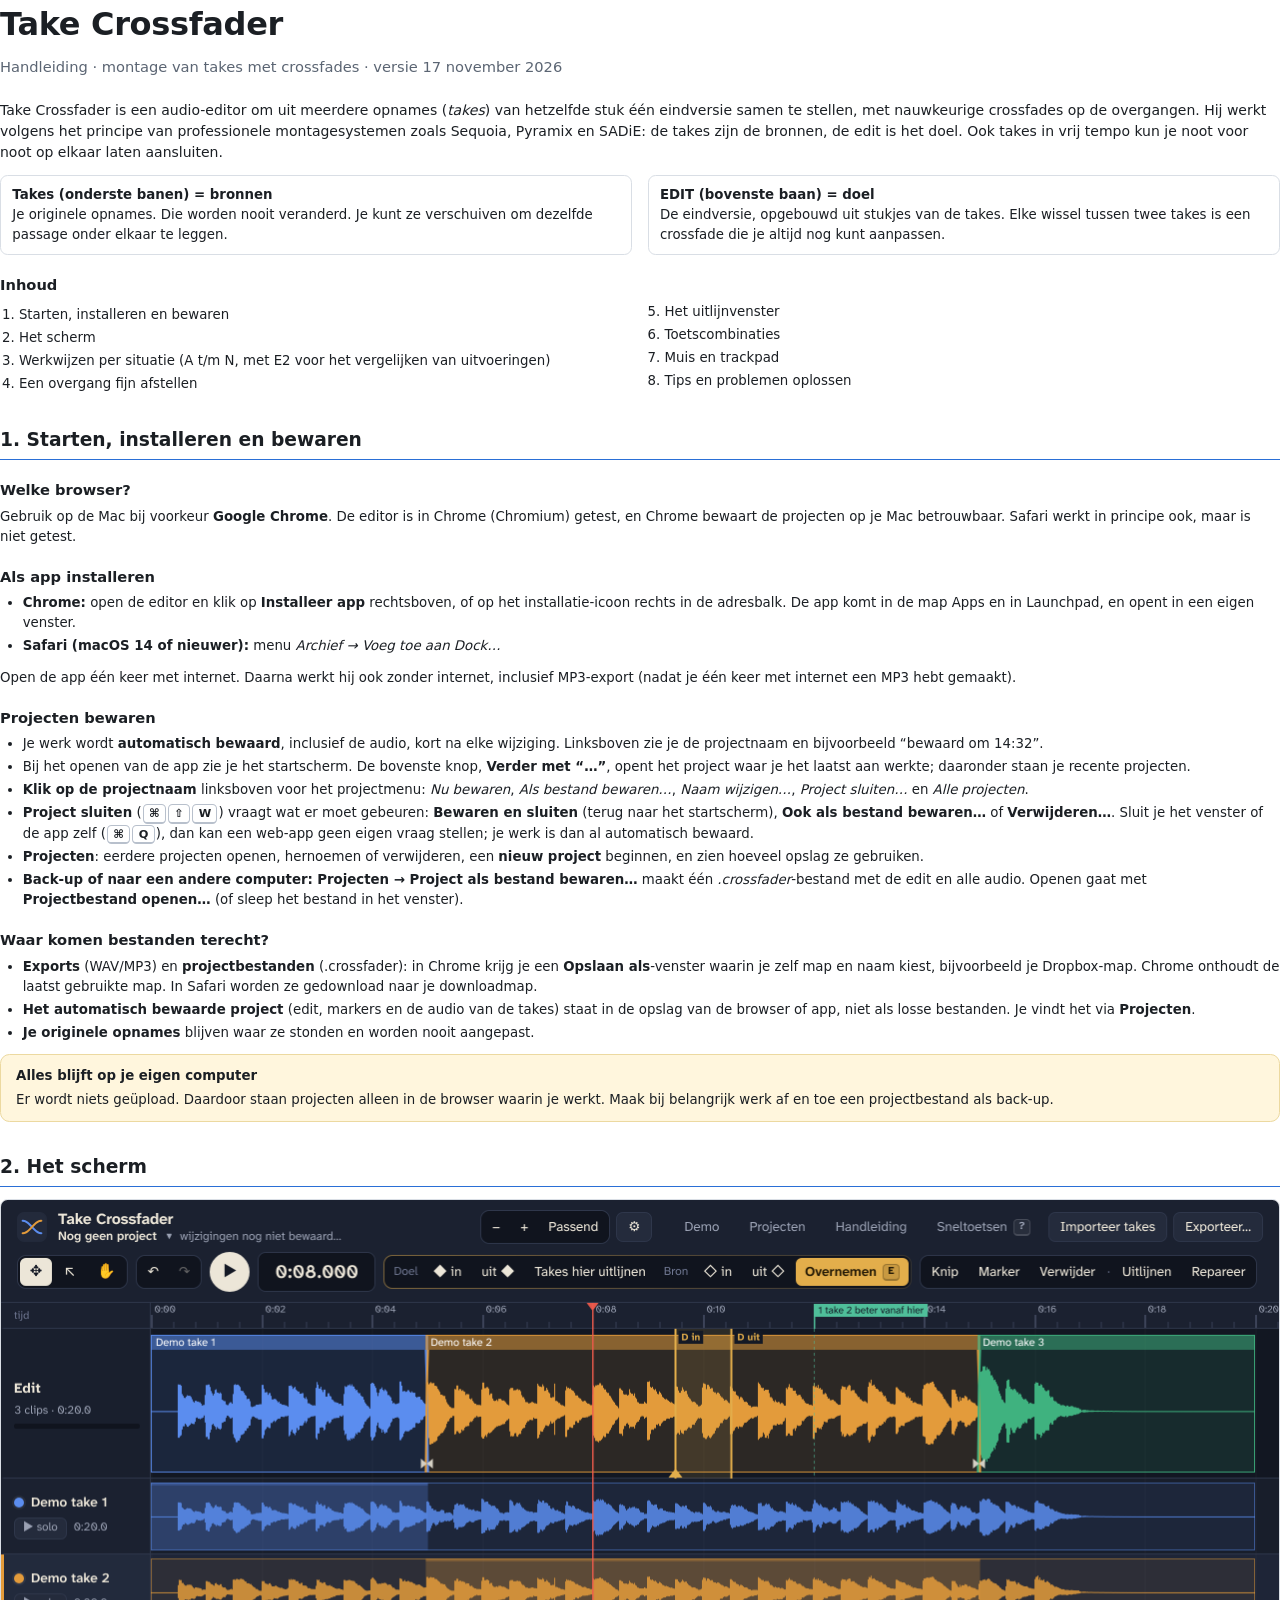
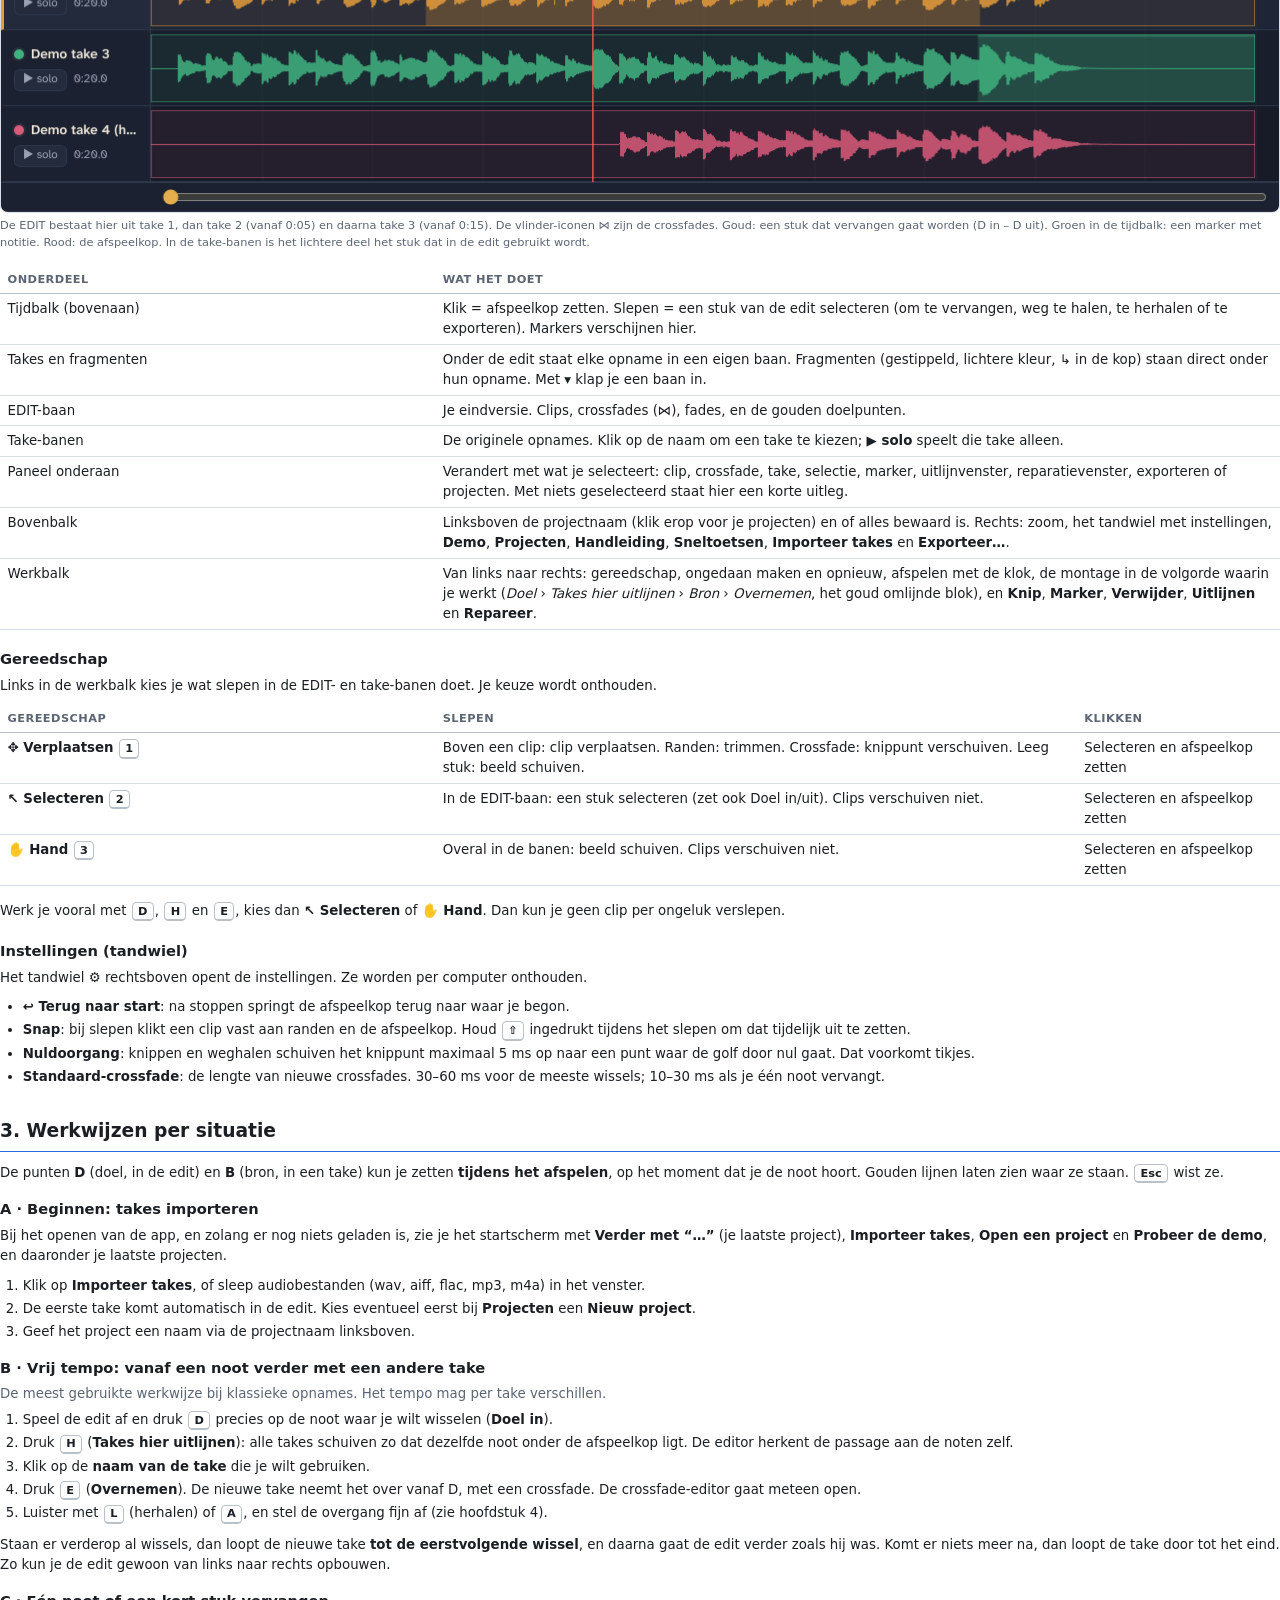
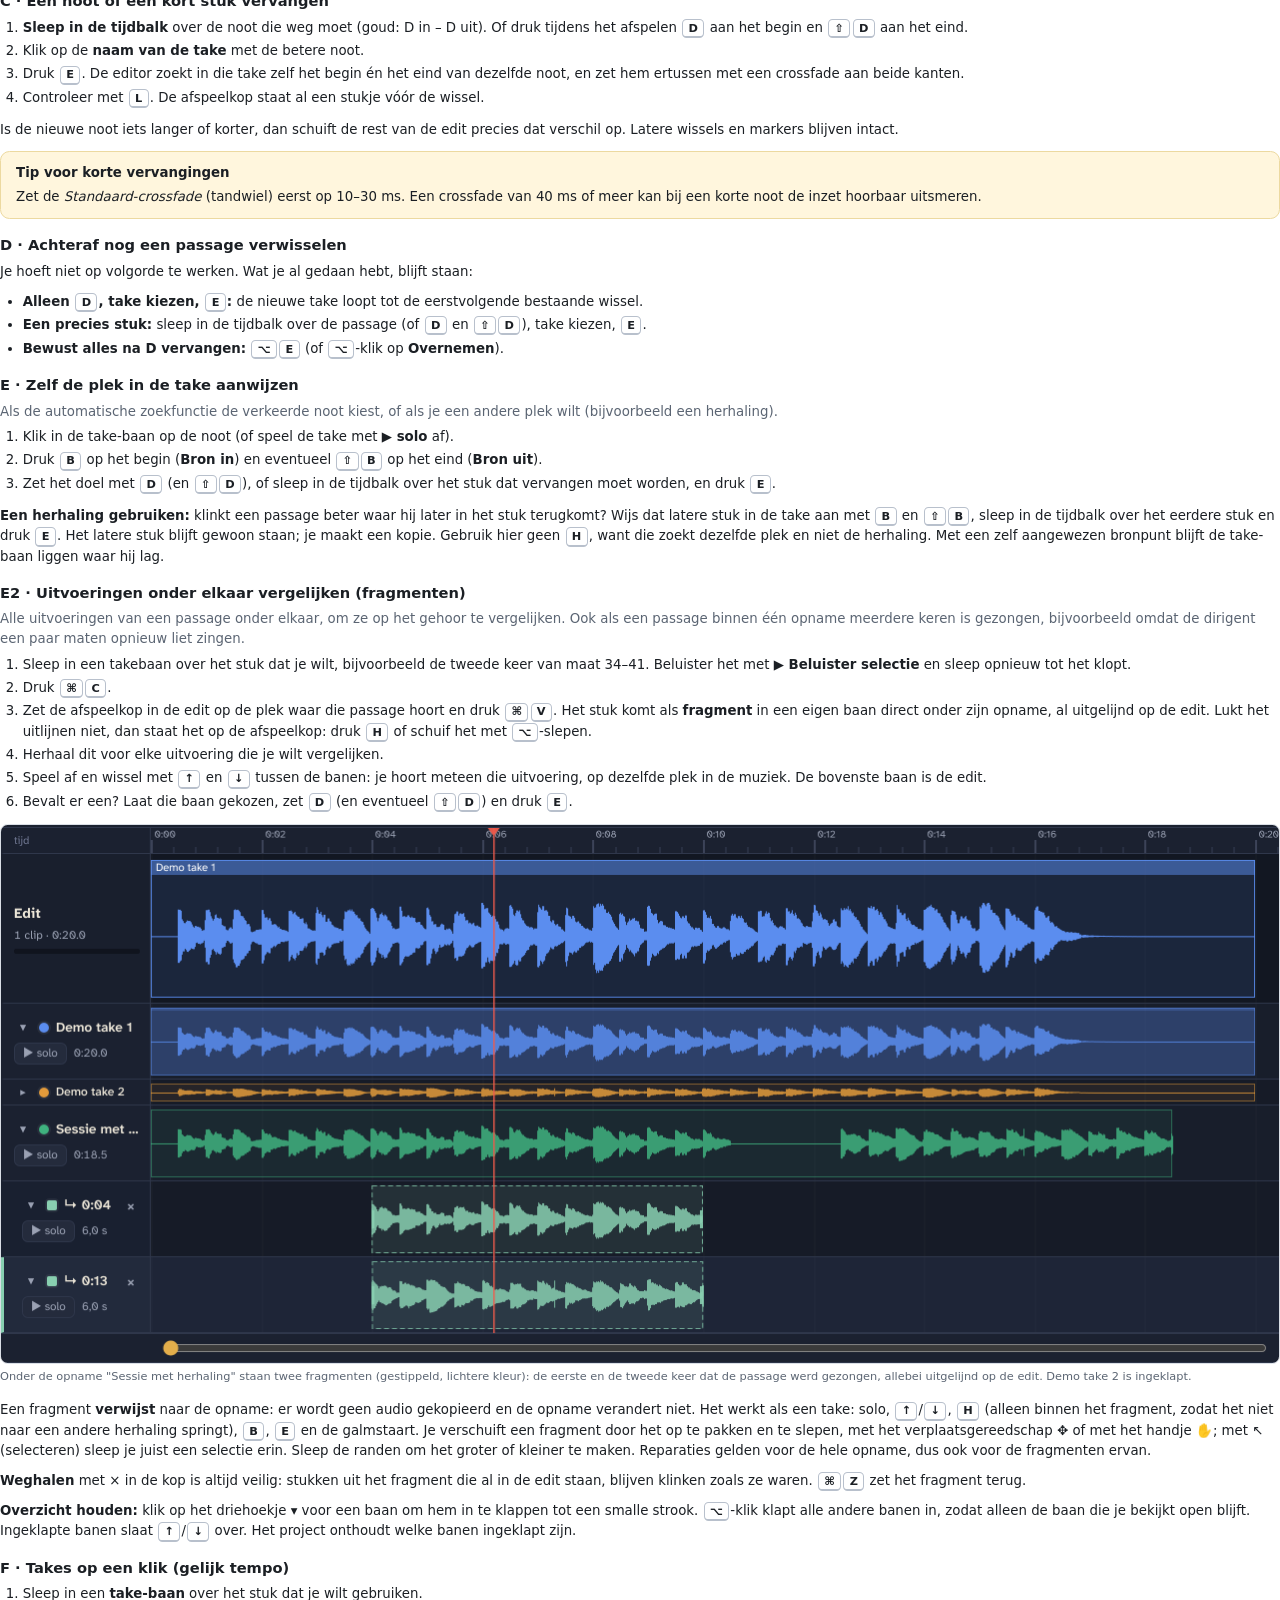
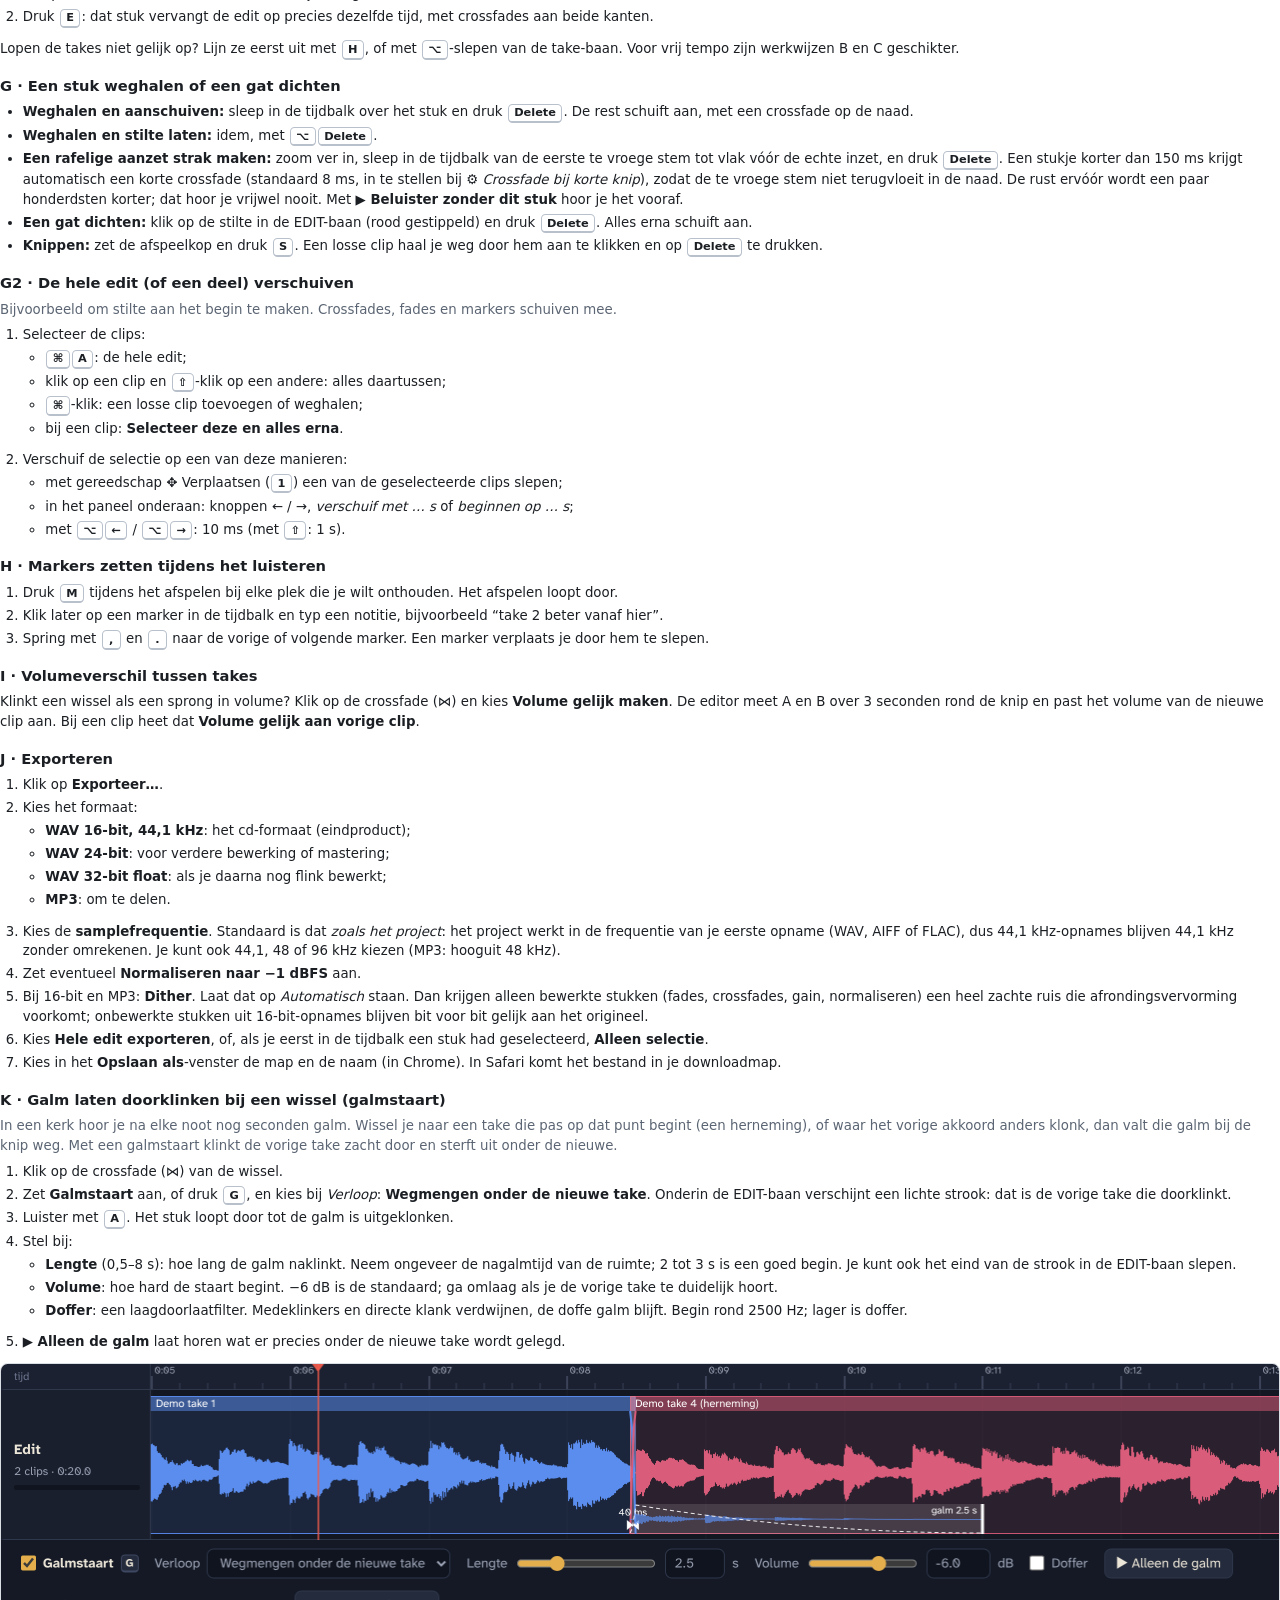
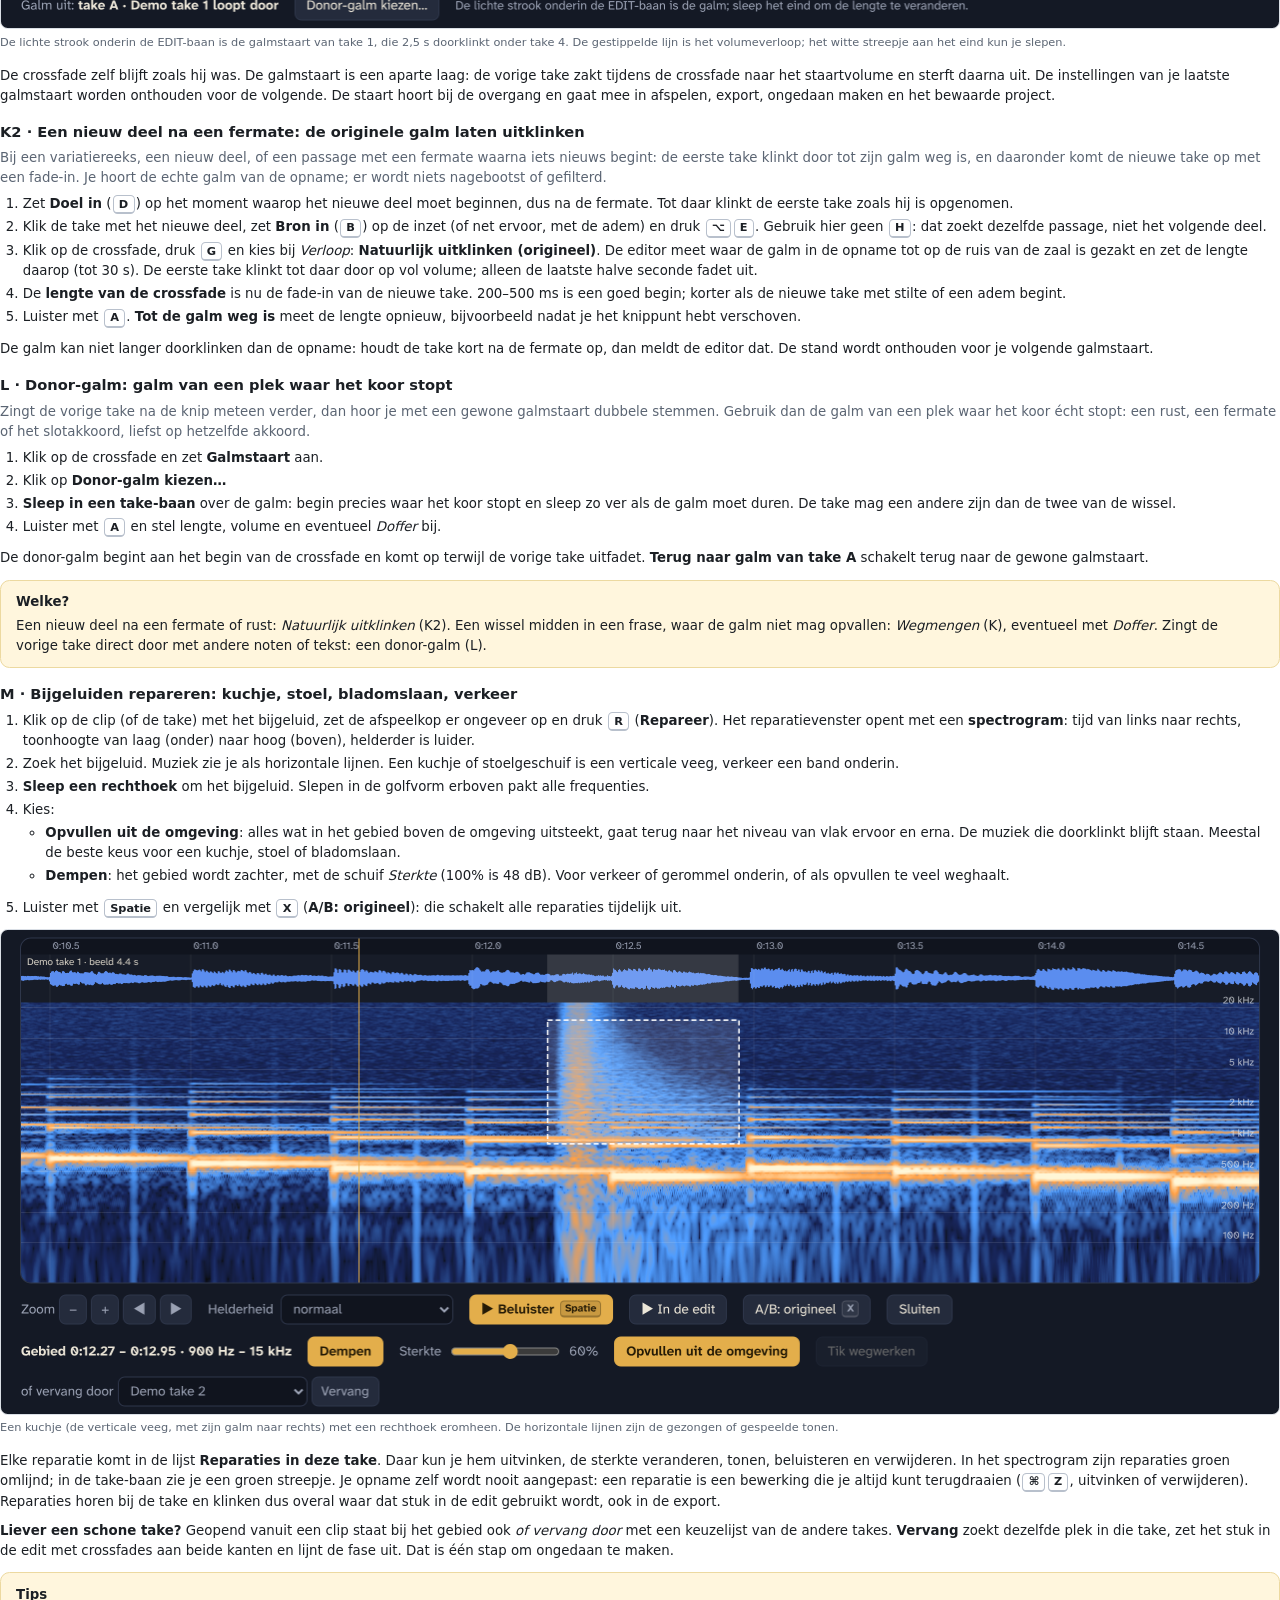
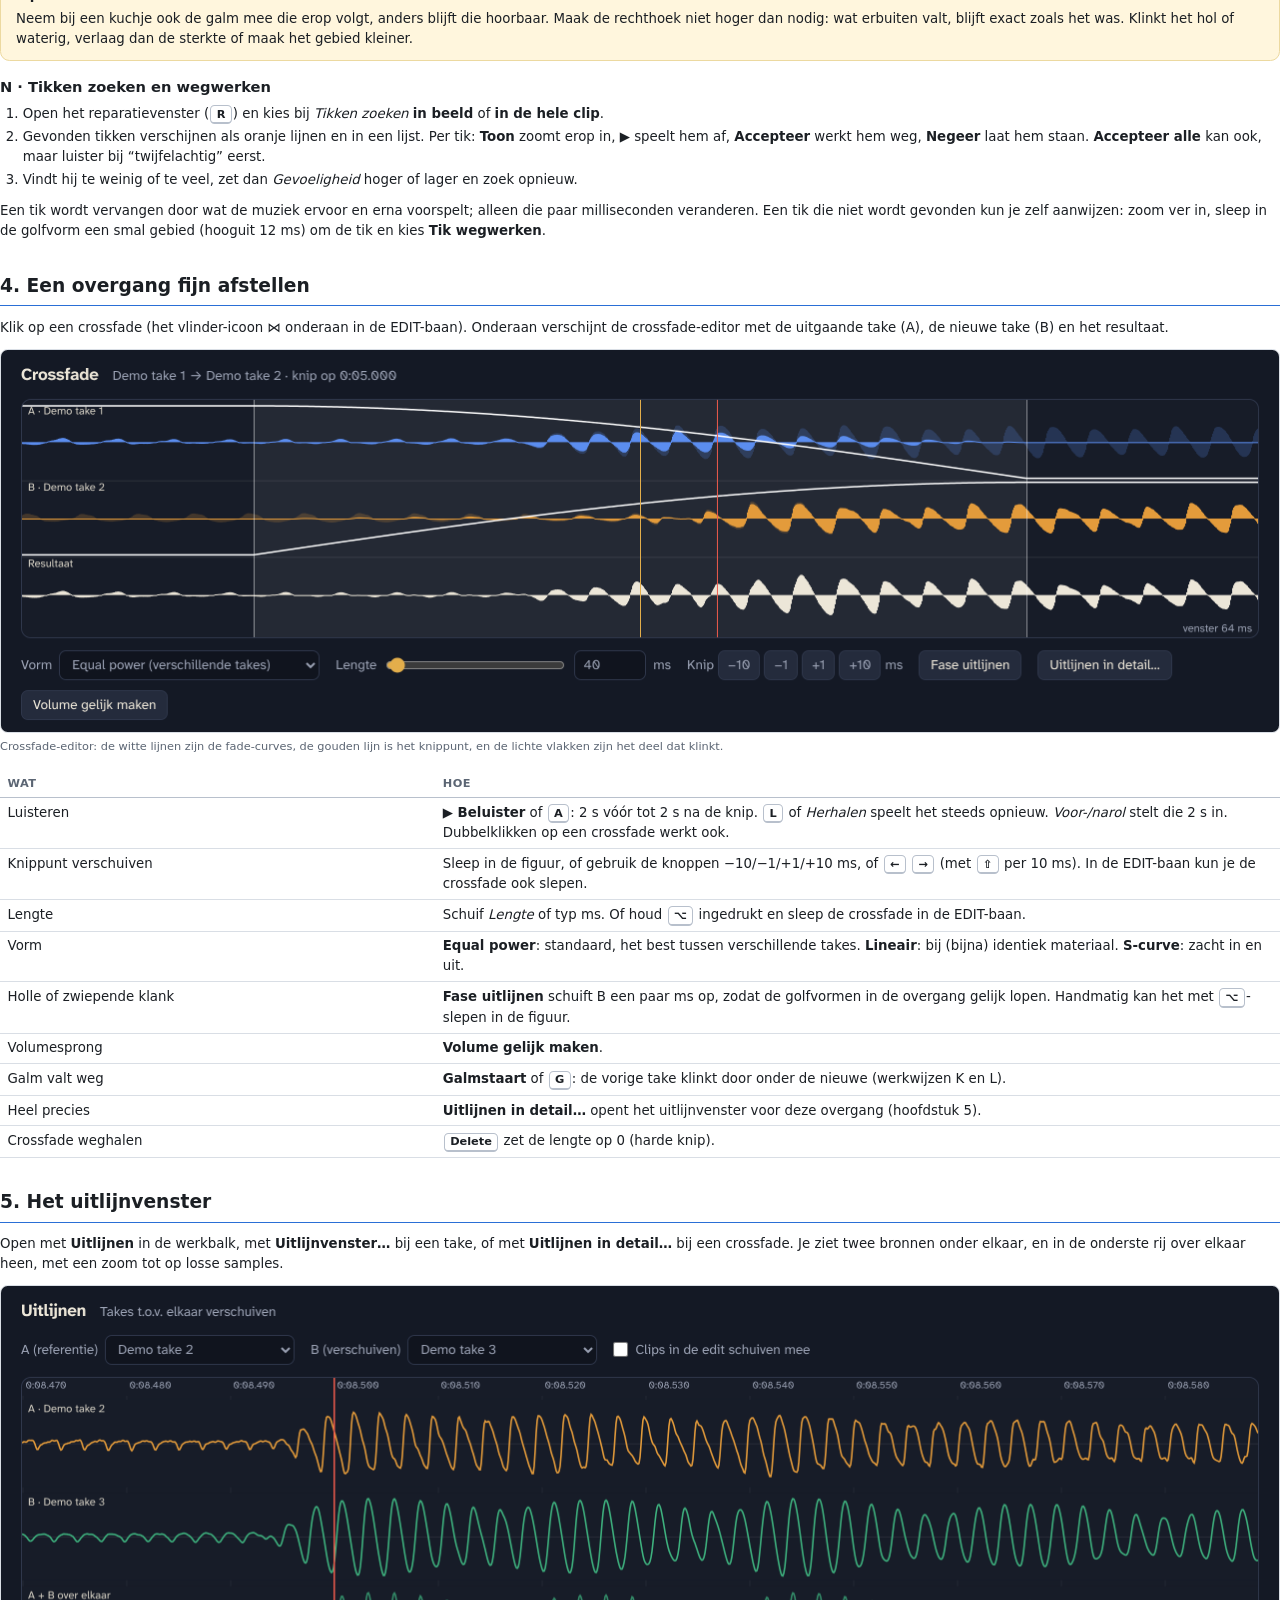
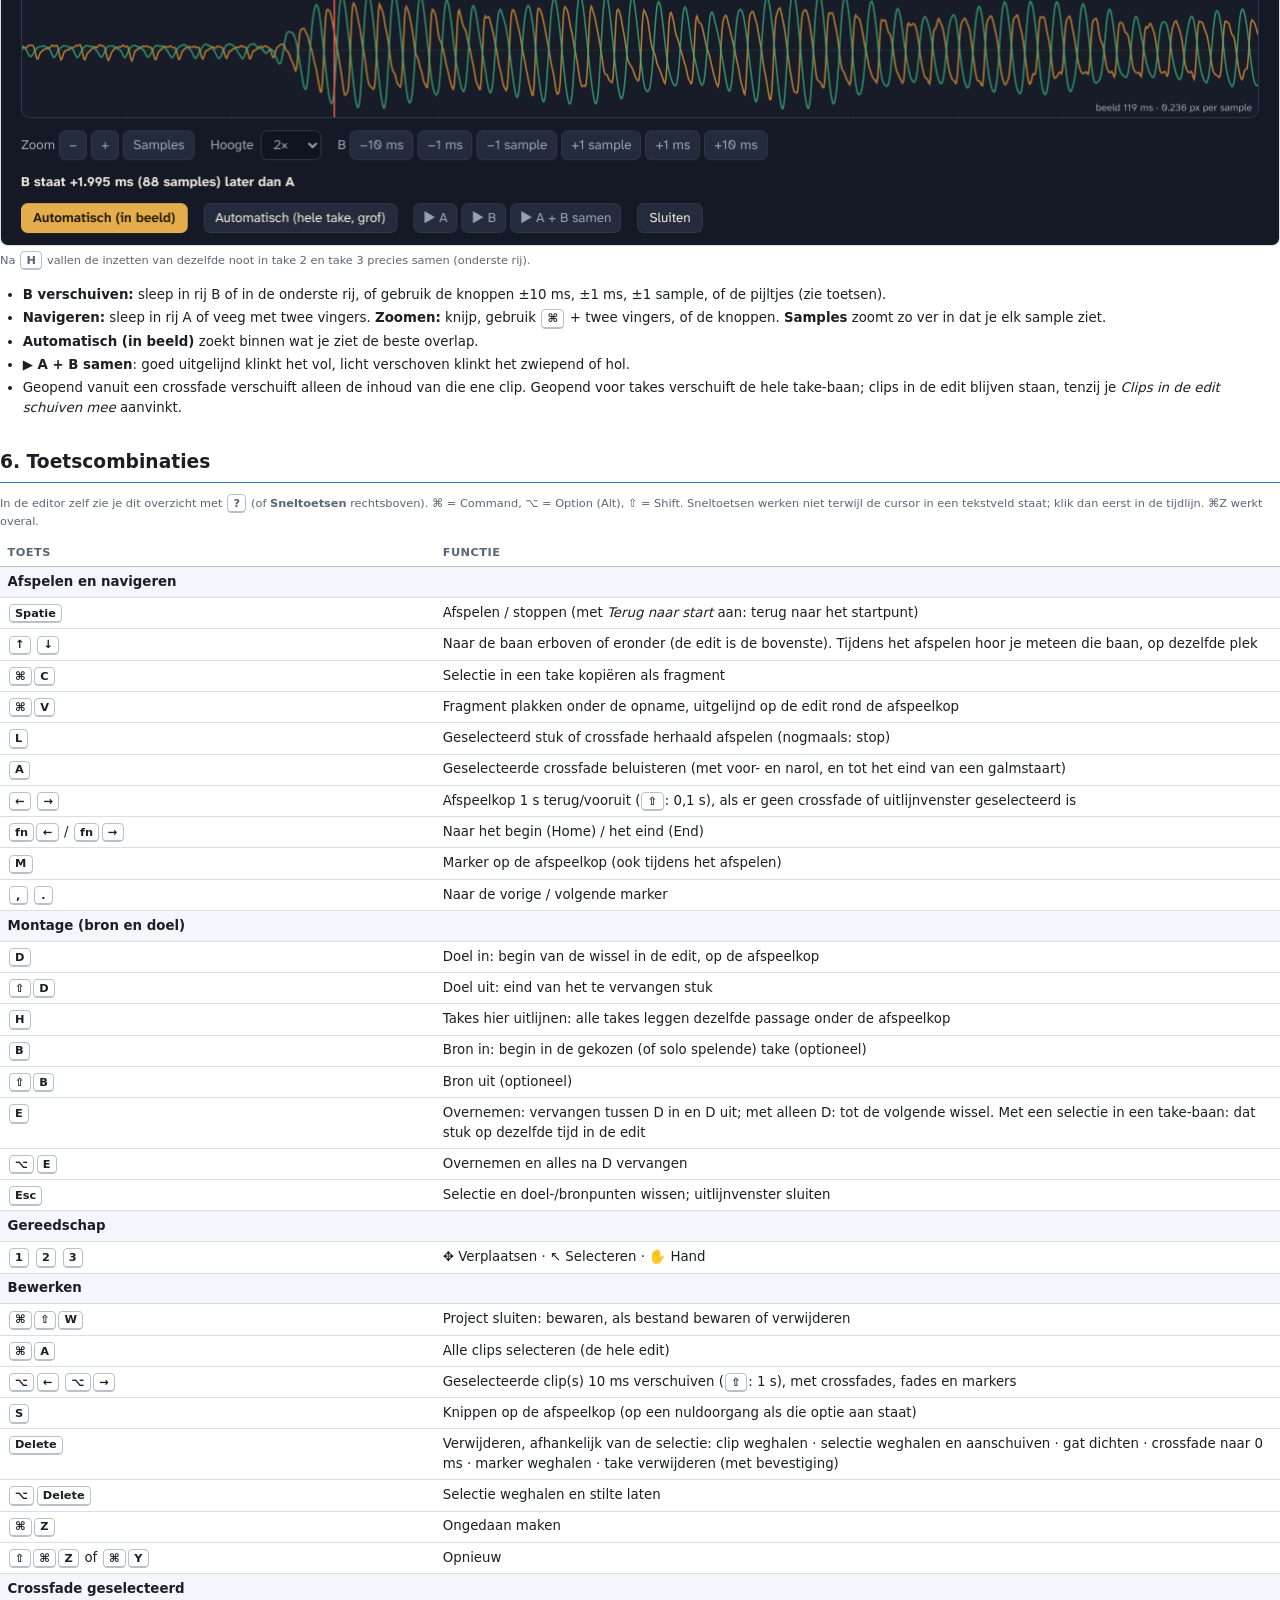
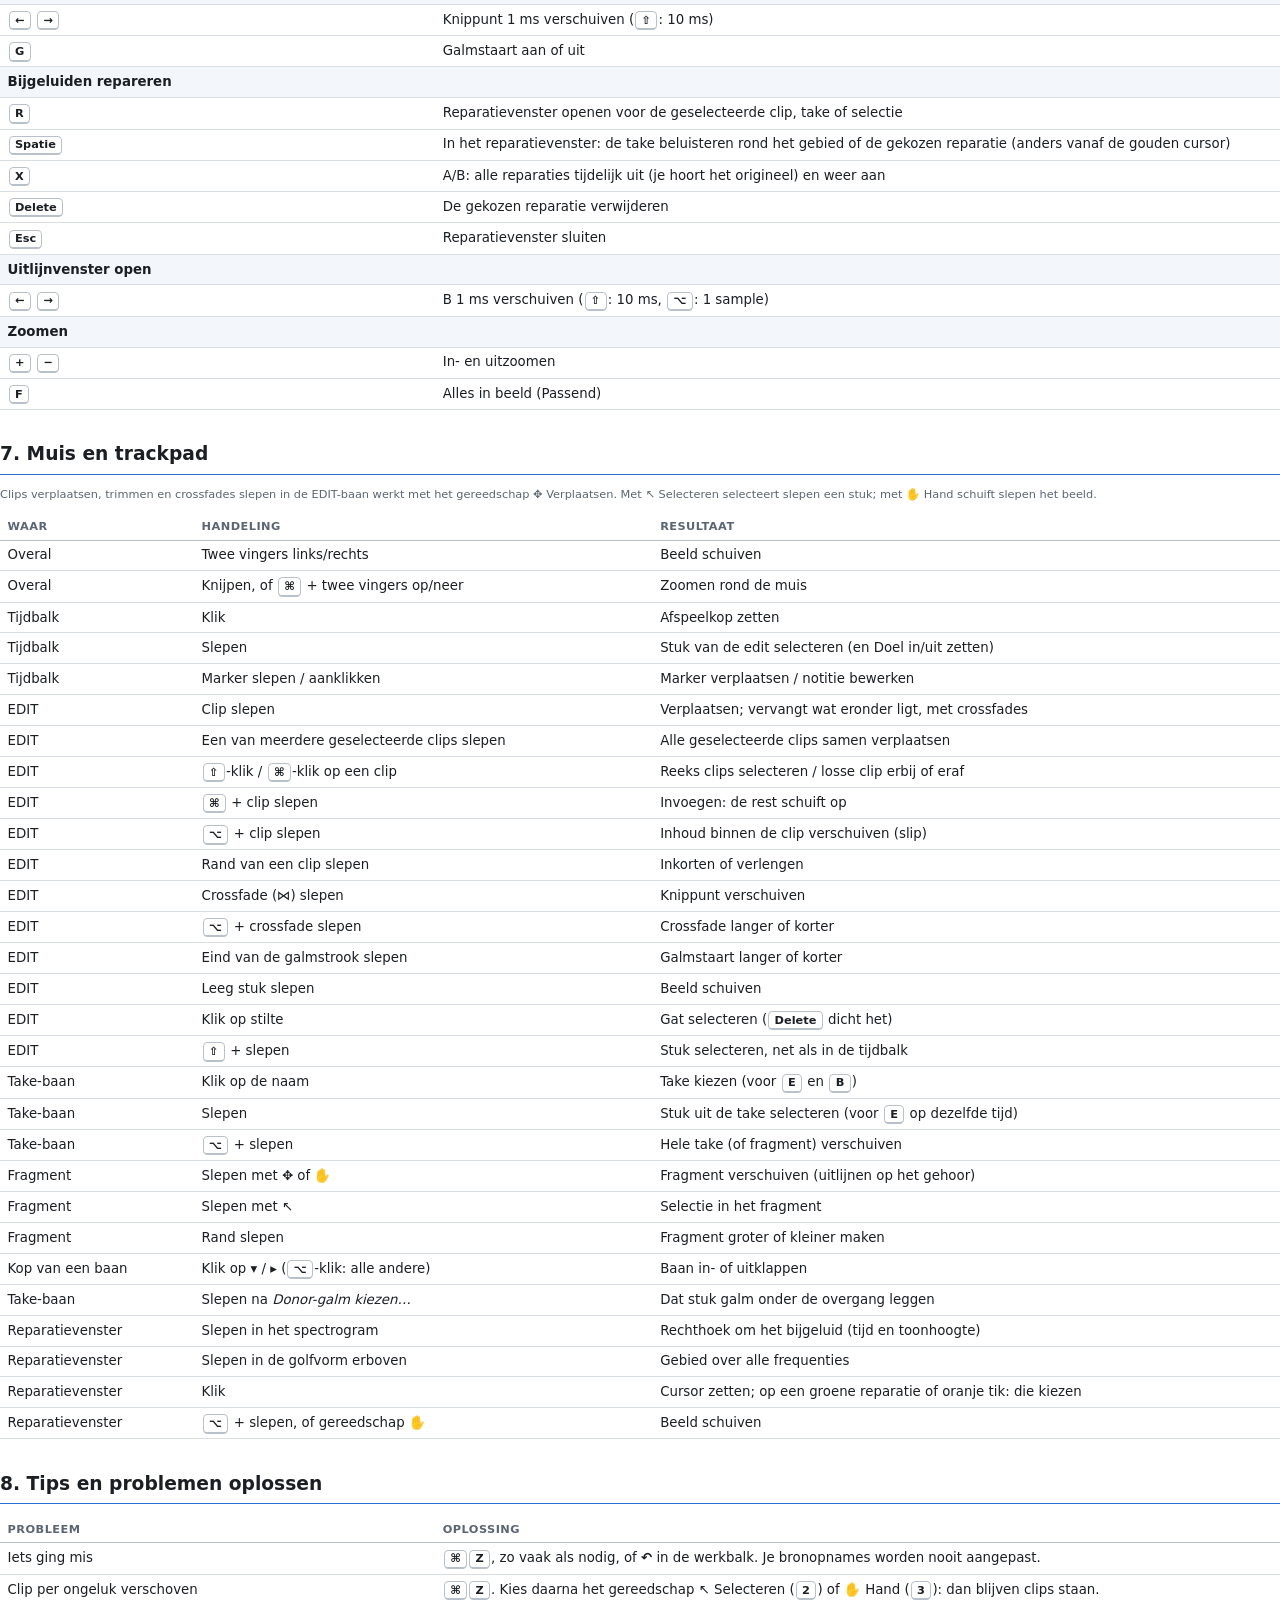
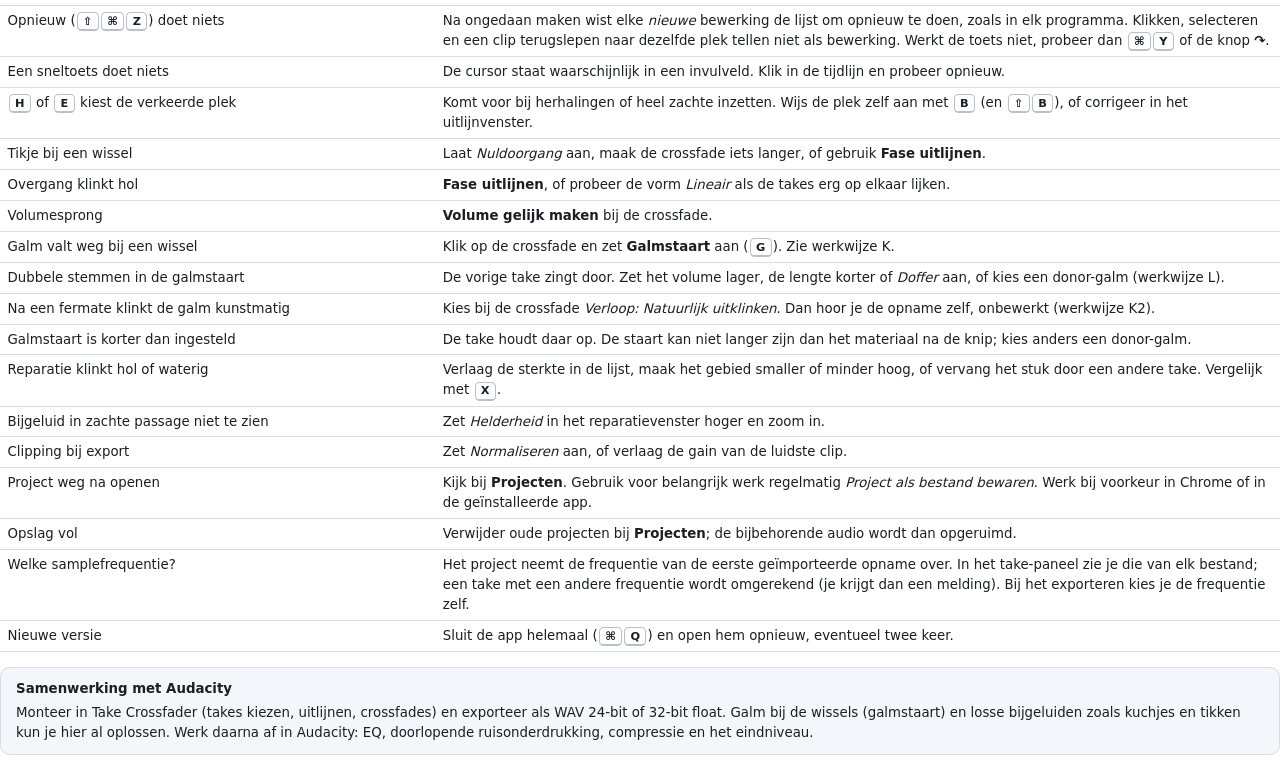
<file: audio-editor/docs/handleiding.html>
<!doctype html>
<html lang="nl">
<head>
<meta charset="utf-8">
<title>Take Crossfader – Handleiding</title>
<style>
  @page { size: A4; margin: 16mm 16mm 18mm 16mm; }
  :root { --ink: #1b1f24; --muted: #5b6573; --line: #d9dee5; --accent: #2a6fd6; --soft: #f3f6fa; --warn: #fff6dd; }
  * { box-sizing: border-box; }
  html { -webkit-print-color-adjust: exact; print-color-adjust: exact; }
  body { font-family: Inter, "DejaVu Sans", sans-serif; color: var(--ink); font-size: 10pt; line-height: 1.5; margin: 0; }
  h1 { font-size: 24pt; margin: 0 0 2mm; letter-spacing: -0.01em; }
  h2 { font-size: 14pt; margin: 8mm 0 3mm; padding-bottom: 1.5mm; border-bottom: 1.5px solid var(--accent); break-after: avoid; }
  h3 { font-size: 11pt; margin: 5mm 0 1.5mm; break-after: avoid; }
  p { margin: 0 0 2.5mm; }
  ol, ul { margin: 0 0 3mm; padding-left: 6mm; }
  li { margin: 0.8mm 0; }
  .sub { color: var(--muted); font-size: 11pt; margin-bottom: 6mm; }
  .lead { font-size: 10.5pt; }
  .page-break { break-before: page; }
  kbd {
    font-family: "DejaVu Sans", Inter, sans-serif; font-size: 8.5pt; font-weight: 600;
    display: inline-block; min-width: 5mm; text-align: center; padding: 0.2mm 1.4mm; margin: 0 0.3mm;
    border: 1px solid #b8c0cc; border-bottom-width: 2px; border-radius: 1.2mm; background: #fff; line-height: 1.3; white-space: nowrap;
  }
  .btn { font-weight: 600; white-space: nowrap; }
  .box { background: var(--soft); border: 1px solid var(--line); border-radius: 2.5mm; padding: 3mm 4mm; margin: 3mm 0; break-inside: avoid; }
  .tip { background: var(--warn); border-color: #ecd9a0; }
  .box b.t { display: block; margin-bottom: 1mm; }
  .scen { break-inside: avoid; margin-bottom: 4mm; }
  .scen h3 { margin-top: 4mm; }
  .scen .when { color: var(--muted); margin-bottom: 1.5mm; }
  figure { margin: 3mm 0 4mm; break-inside: avoid; }
  figure img { width: 100%; border-radius: 2mm; border: 1px solid var(--line); display: block; }
  figcaption { color: var(--muted); font-size: 8.5pt; margin-top: 1.2mm; }
  table { width: 100%; border-collapse: collapse; margin: 1mm 0 4mm; break-inside: auto; }
  th, td { text-align: left; vertical-align: top; padding: 1.3mm 2mm; border-bottom: 1px solid var(--line); }
  tr { break-inside: avoid; }
  thead { display: table-header-group; }
  table.keep { break-inside: avoid; }
  th { font-size: 8.5pt; text-transform: uppercase; letter-spacing: 0.04em; color: var(--muted); border-bottom: 1.5px solid #b8c0cc; }
  td.k { width: 34%; white-space: nowrap; }
  .group { font-weight: 700; background: var(--soft); }
  .two { display: grid; grid-template-columns: 1fr 1fr; gap: 5mm; }
  .toc { columns: 2; column-gap: 8mm; margin: 0 0 4mm; padding-left: 5mm; }
  .toc li { break-inside: avoid; }
  .small { font-size: 8.5pt; color: var(--muted); }
  .model { display: grid; grid-template-columns: 1fr 1fr; gap: 4mm; margin: 3mm 0; }
  .model div { border: 1px solid var(--line); border-radius: 2mm; padding: 2.5mm 3mm; }
  .model b { display: block; }
</style>
</head>
<body>

<h1>Take Crossfader</h1>
<div class="sub">Handleiding · montage van takes met crossfades · versie 17 november 2026</div>

<p class="lead">Take Crossfader is een audio-editor om uit meerdere opnames (<i>takes</i>) van hetzelfde stuk één eindversie samen te stellen, met nauwkeurige crossfades op de overgangen. Hij werkt volgens het principe van professionele montagesystemen zoals Sequoia, Pyramix en SADiE: de takes zijn de bronnen, de edit is het doel. Ook takes in vrij tempo kun je noot voor noot op elkaar laten aansluiten.</p>

<div class="model">
  <div><b>Takes (onderste banen) = bronnen</b>Je originele opnames. Die worden nooit veranderd. Je kunt ze verschuiven om dezelfde passage onder elkaar te leggen.</div>
  <div><b>EDIT (bovenste baan) = doel</b>De eindversie, opgebouwd uit stukjes van de takes. Elke wissel tussen twee takes is een crossfade die je altijd nog kunt aanpassen.</div>
</div>

<h3>Inhoud</h3>
<ol class="toc">
  <li>Starten, installeren en bewaren</li>
  <li>Het scherm</li>
  <li>Werkwijzen per situatie (A t/m N, met E2 voor het vergelijken van uitvoeringen)</li>
  <li>Een overgang fijn afstellen</li>
  <li>Het uitlijnvenster</li>
  <li>Toetscombinaties</li>
  <li>Muis en trackpad</li>
  <li>Tips en problemen oplossen</li>
</ol>

<h2>1. Starten, installeren en bewaren</h2>
<h3>Welke browser?</h3>
<p>Gebruik op de Mac bij voorkeur <b>Google Chrome</b>. De editor is in Chrome (Chromium) getest, en Chrome bewaart de projecten op je Mac betrouwbaar. Safari werkt in principe ook, maar is niet getest.</p>
<h3>Als app installeren</h3>
<ul>
  <li><b>Chrome:</b> open de editor en klik op <span class="btn">Installeer app</span> rechtsboven, of op het installatie-icoon rechts in de adresbalk. De app komt in de map Apps en in Launchpad, en opent in een eigen venster.</li>
  <li><b>Safari (macOS 14 of nieuwer):</b> menu <i>Archief → Voeg toe aan Dock…</i></li>
</ul>
<p>Open de app één keer met internet. Daarna werkt hij ook zonder internet, inclusief MP3-export (nadat je één keer met internet een MP3 hebt gemaakt).</p>
<h3>Projecten bewaren</h3>
<ul>
  <li>Je werk wordt <b>automatisch bewaard</b>, inclusief de audio, kort na elke wijziging. Linksboven zie je de projectnaam en bijvoorbeeld “bewaard om 14:32”.</li>
  <li>Bij het openen van de app zie je het startscherm. De bovenste knop, <span class="btn">Verder met “…”</span>, opent het project waar je het laatst aan werkte; daaronder staan je recente projecten.</li>
  <li><b>Klik op de projectnaam</b> linksboven voor het projectmenu: <i>Nu bewaren</i>, <i>Als bestand bewaren…</i>, <i>Naam wijzigen…</i>, <i>Project sluiten…</i> en <i>Alle projecten</i>.</li>
  <li><b>Project sluiten</b> (<kbd>⌘</kbd><kbd>⇧</kbd><kbd>W</kbd>) vraagt wat er moet gebeuren: <span class="btn">Bewaren en sluiten</span> (terug naar het startscherm), <span class="btn">Ook als bestand bewaren…</span> of <span class="btn">Verwijderen…</span>. Sluit je het venster of de app zelf (<kbd>⌘</kbd><kbd>Q</kbd>), dan kan een web-app geen eigen vraag stellen; je werk is dan al automatisch bewaard.</li>
  <li><span class="btn">Projecten</span>: eerdere projecten openen, hernoemen of verwijderen, een <b>nieuw project</b> beginnen, en zien hoeveel opslag ze gebruiken.</li>
  <li><b>Back-up of naar een andere computer:</b> <span class="btn">Projecten → Project als bestand bewaren…</span> maakt één <i>.crossfader</i>-bestand met de edit en alle audio. Openen gaat met <span class="btn">Projectbestand openen…</span> (of sleep het bestand in het venster).</li>
</ul>
<h3>Waar komen bestanden terecht?</h3>
<ul>
  <li><b>Exports</b> (WAV/MP3) en <b>projectbestanden</b> (.crossfader): in Chrome krijg je een <b>Opslaan als</b>-venster waarin je zelf map en naam kiest, bijvoorbeeld je Dropbox-map. Chrome onthoudt de laatst gebruikte map. In Safari worden ze gedownload naar je downloadmap.</li>
  <li><b>Het automatisch bewaarde project</b> (edit, markers en de audio van de takes) staat in de opslag van de browser of app, niet als losse bestanden. Je vindt het via <span class="btn">Projecten</span>.</li>
  <li><b>Je originele opnames</b> blijven waar ze stonden en worden nooit aangepast.</li>
</ul>
<div class="box tip"><b class="t">Alles blijft op je eigen computer</b>Er wordt niets geüpload. Daardoor staan projecten alleen in de browser waarin je werkt. Maak bij belangrijk werk af en toe een projectbestand als back-up.</div>

<h2>2. Het scherm</h2>
<figure>
  <img src="img-overzicht.png" alt="Hoofdscherm">
  <figcaption>De EDIT bestaat hier uit take 1, dan take 2 (vanaf 0:05) en daarna take 3 (vanaf 0:15). De vlinder-iconen ⋈ zijn de crossfades. Goud: een stuk dat vervangen gaat worden (D in – D uit). Groen in de tijdbalk: een marker met notitie. Rood: de afspeelkop. In de take-banen is het lichtere deel het stuk dat in de edit gebruikt wordt.</figcaption>
</figure>
<table>
  <thead><tr><th>Onderdeel</th><th>Wat het doet</th></tr></thead>
  <tr><td class="k">Tijdbalk (bovenaan)</td><td>Klik = afspeelkop zetten. Slepen = een stuk van de edit selecteren (om te vervangen, weg te halen, te herhalen of te exporteren). Markers verschijnen hier.</td></tr>
  <tr><td class="k">Takes en fragmenten</td><td>Onder de edit staat elke opname in een eigen baan. Fragmenten (gestippeld, lichtere kleur, ↳ in de kop) staan direct onder hun opname. Met ▾ klap je een baan in.</td></tr>
  <tr><td class="k">EDIT-baan</td><td>Je eindversie. Clips, crossfades (⋈), fades, en de gouden doelpunten.</td></tr>
  <tr><td class="k">Take-banen</td><td>De originele opnames. Klik op de naam om een take te kiezen; <span class="btn">▶ solo</span> speelt die take alleen.</td></tr>
  <tr><td class="k">Paneel onderaan</td><td>Verandert met wat je selecteert: clip, crossfade, take, selectie, marker, uitlijnvenster, reparatievenster, exporteren of projecten. Met niets geselecteerd staat hier een korte uitleg.</td></tr>
  <tr><td class="k">Bovenbalk</td><td>Linksboven de projectnaam (klik erop voor je projecten) en of alles bewaard is. Rechts: zoom, het tandwiel met instellingen, <span class="btn">Demo</span>, <span class="btn">Projecten</span>, <span class="btn">Handleiding</span>, <span class="btn">Sneltoetsen</span>, <span class="btn">Importeer takes</span> en <span class="btn">Exporteer…</span>.</td></tr>
  <tr><td class="k">Werkbalk</td><td>Van links naar rechts: gereedschap, ongedaan maken en opnieuw, afspelen met de klok, de montage in de volgorde waarin je werkt (<i>Doel</i> › <i>Takes hier uitlijnen</i> › <i>Bron</i> › <i>Overnemen</i>, het goud omlijnde blok), en <span class="btn">Knip</span>, <span class="btn">Marker</span>, <span class="btn">Verwijder</span>, <span class="btn">Uitlijnen</span> en <span class="btn">Repareer</span>.</td></tr>
</table>
<div style="break-inside: avoid">
<h3>Gereedschap</h3>
<p>Links in de werkbalk kies je wat slepen in de EDIT- en take-banen doet. Je keuze wordt onthouden.</p>
<table class="keep">
  <thead><tr><th>Gereedschap</th><th>Slepen</th><th>Klikken</th></tr></thead>
  <tr><td class="k"><b>✥ Verplaatsen</b> <kbd>1</kbd></td><td>Boven een clip: clip verplaatsen. Randen: trimmen. Crossfade: knippunt verschuiven. Leeg stuk: beeld schuiven.</td><td>Selecteren en afspeelkop zetten</td></tr>
  <tr><td class="k"><b>↖ Selecteren</b> <kbd>2</kbd></td><td>In de EDIT-baan: een stuk selecteren (zet ook Doel in/uit). Clips verschuiven niet.</td><td>Selecteren en afspeelkop zetten</td></tr>
  <tr><td class="k"><b>✋ Hand</b> <kbd>3</kbd></td><td>Overal in de banen: beeld schuiven. Clips verschuiven niet.</td><td>Selecteren en afspeelkop zetten</td></tr>
</table>
<p>Werk je vooral met <kbd>D</kbd>, <kbd>H</kbd> en <kbd>E</kbd>, kies dan <b>↖ Selecteren</b> of <b>✋ Hand</b>. Dan kun je geen clip per ongeluk verslepen.</p>
</div>
<h3>Instellingen (tandwiel)</h3>
<p>Het tandwiel ⚙ rechtsboven opent de instellingen. Ze worden per computer onthouden.</p>
<ul>
  <li><b>↩ Terug naar start</b>: na stoppen springt de afspeelkop terug naar waar je begon.</li>
  <li><b>Snap</b>: bij slepen klikt een clip vast aan randen en de afspeelkop. Houd <kbd>⇧</kbd> ingedrukt tijdens het slepen om dat tijdelijk uit te zetten.</li>
  <li><b>Nuldoorgang</b>: knippen en weghalen schuiven het knippunt maximaal 5 ms op naar een punt waar de golf door nul gaat. Dat voorkomt tikjes.</li>
  <li><b>Standaard-crossfade</b>: de lengte van nieuwe crossfades. 30–60 ms voor de meeste wissels; 10–30 ms als je één noot vervangt.</li>
</ul>

<h2>3. Werkwijzen per situatie</h2>
<p>De punten <b>D</b> (doel, in de edit) en <b>B</b> (bron, in een take) kun je zetten <b>tijdens het afspelen</b>, op het moment dat je de noot hoort. Gouden lijnen laten zien waar ze staan. <kbd>Esc</kbd> wist ze.</p>

<div class="scen">
<h3>A · Beginnen: takes importeren</h3>
<p>Bij het openen van de app, en zolang er nog niets geladen is, zie je het startscherm met <span class="btn">Verder met “…”</span> (je laatste project), <span class="btn">Importeer takes</span>, <span class="btn">Open een project</span> en <span class="btn">Probeer de demo</span>, en daaronder je laatste projecten.</p>
<ol>
  <li>Klik op <span class="btn">Importeer takes</span>, of sleep audiobestanden (wav, aiff, flac, mp3, m4a) in het venster.</li>
  <li>De eerste take komt automatisch in de edit. Kies eventueel eerst bij <span class="btn">Projecten</span> een <b>Nieuw project</b>.</li>
  <li>Geef het project een naam via de projectnaam linksboven.</li>
</ol>
</div>

<div class="scen">
<h3>B · Vrij tempo: vanaf een noot verder met een andere take</h3>
<div class="when">De meest gebruikte werkwijze bij klassieke opnames. Het tempo mag per take verschillen.</div>
<ol>
  <li>Speel de edit af en druk <kbd>D</kbd> precies op de noot waar je wilt wisselen (<b>Doel in</b>).</li>
  <li>Druk <kbd>H</kbd> (<span class="btn">Takes hier uitlijnen</span>): alle takes schuiven zo dat dezelfde noot onder de afspeelkop ligt. De editor herkent de passage aan de noten zelf.</li>
  <li>Klik op de <b>naam van de take</b> die je wilt gebruiken.</li>
  <li>Druk <kbd>E</kbd> (<span class="btn">Overnemen</span>). De nieuwe take neemt het over vanaf D, met een crossfade. De crossfade-editor gaat meteen open.</li>
  <li>Luister met <kbd>L</kbd> (herhalen) of <kbd>A</kbd>, en stel de overgang fijn af (zie hoofdstuk 4).</li>
</ol>
<p>Staan er verderop al wissels, dan loopt de nieuwe take <b>tot de eerstvolgende wissel</b>, en daarna gaat de edit verder zoals hij was. Komt er niets meer na, dan loopt de take door tot het eind. Zo kun je de edit gewoon van links naar rechts opbouwen.</p>
</div>

<div class="scen">
<h3>C · Eén noot of een kort stuk vervangen</h3>
<ol>
  <li><b>Sleep in de tijdbalk</b> over de noot die weg moet (goud: D in – D uit). Of druk tijdens het afspelen <kbd>D</kbd> aan het begin en <kbd>⇧</kbd><kbd>D</kbd> aan het eind.</li>
  <li>Klik op de <b>naam van de take</b> met de betere noot.</li>
  <li>Druk <kbd>E</kbd>. De editor zoekt in die take zelf het begin én het eind van dezelfde noot, en zet hem ertussen met een crossfade aan beide kanten.</li>
  <li>Controleer met <kbd>L</kbd>. De afspeelkop staat al een stukje vóór de wissel.</li>
</ol>
<p>Is de nieuwe noot iets langer of korter, dan schuift de rest van de edit precies dat verschil op. Latere wissels en markers blijven intact.</p>
<div class="box tip"><b class="t">Tip voor korte vervangingen</b>Zet de <i>Standaard-crossfade</i> (tandwiel) eerst op 10–30 ms. Een crossfade van 40 ms of meer kan bij een korte noot de inzet hoorbaar uitsmeren.</div>
</div>

<div class="scen">
<h3>D · Achteraf nog een passage verwisselen</h3>
<p>Je hoeft niet op volgorde te werken. Wat je al gedaan hebt, blijft staan:</p>
<ul>
  <li><b>Alleen <kbd>D</kbd>, take kiezen, <kbd>E</kbd>:</b> de nieuwe take loopt tot de eerstvolgende bestaande wissel.</li>
  <li><b>Een precies stuk:</b> sleep in de tijdbalk over de passage (of <kbd>D</kbd> en <kbd>⇧</kbd><kbd>D</kbd>), take kiezen, <kbd>E</kbd>.</li>
  <li><b>Bewust alles na D vervangen:</b> <kbd>⌥</kbd><kbd>E</kbd> (of <kbd>⌥</kbd>-klik op <span class="btn">Overnemen</span>).</li>
</ul>
</div>

<div class="scen">
<h3>E · Zelf de plek in de take aanwijzen</h3>
<div class="when">Als de automatische zoekfunctie de verkeerde noot kiest, of als je een andere plek wilt (bijvoorbeeld een herhaling).</div>
<ol>
  <li>Klik in de take-baan op de noot (of speel de take met <span class="btn">▶ solo</span> af).</li>
  <li>Druk <kbd>B</kbd> op het begin (<b>Bron in</b>) en eventueel <kbd>⇧</kbd><kbd>B</kbd> op het eind (<b>Bron uit</b>).</li>
  <li>Zet het doel met <kbd>D</kbd> (en <kbd>⇧</kbd><kbd>D</kbd>), of sleep in de tijdbalk over het stuk dat vervangen moet worden, en druk <kbd>E</kbd>.</li>
</ol>
<p><b>Een herhaling gebruiken:</b> klinkt een passage beter waar hij later in het stuk terugkomt? Wijs dat latere stuk in de take aan met <kbd>B</kbd> en <kbd>⇧</kbd><kbd>B</kbd>, sleep in de tijdbalk over het eerdere stuk en druk <kbd>E</kbd>. Het latere stuk blijft gewoon staan; je maakt een kopie. Gebruik hier geen <kbd>H</kbd>, want die zoekt dezelfde plek en niet de herhaling. Met een zelf aangewezen bronpunt blijft de take-baan liggen waar hij lag.</p>
</div>

<div class="scen">
<h3>E2 · Uitvoeringen onder elkaar vergelijken (fragmenten)</h3>
<div class="when">Alle uitvoeringen van een passage onder elkaar, om ze op het gehoor te vergelijken. Ook als een passage binnen één opname meerdere keren is gezongen, bijvoorbeeld omdat de dirigent een paar maten opnieuw liet zingen.</div>
<ol>
  <li>Sleep in een takebaan over het stuk dat je wilt, bijvoorbeeld de tweede keer van maat 34–41. Beluister het met <span class="btn">▶ Beluister selectie</span> en sleep opnieuw tot het klopt.</li>
  <li>Druk <kbd>⌘</kbd><kbd>C</kbd>.</li>
  <li>Zet de afspeelkop in de edit op de plek waar die passage hoort en druk <kbd>⌘</kbd><kbd>V</kbd>. Het stuk komt als <b>fragment</b> in een eigen baan direct onder zijn opname, al uitgelijnd op de edit. Lukt het uitlijnen niet, dan staat het op de afspeelkop: druk <kbd>H</kbd> of schuif het met <kbd>⌥</kbd>-slepen.</li>
  <li>Herhaal dit voor elke uitvoering die je wilt vergelijken.</li>
  <li>Speel af en wissel met <kbd>↑</kbd> en <kbd>↓</kbd> tussen de banen: je hoort meteen die uitvoering, op dezelfde plek in de muziek. De bovenste baan is de edit.</li>
  <li>Bevalt er een? Laat die baan gekozen, zet <kbd>D</kbd> (en eventueel <kbd>⇧</kbd><kbd>D</kbd>) en druk <kbd>E</kbd>.</li>
</ol>
<figure>
  <img src="img-fragmenten.png" alt="Fragmenten onder elkaar">
  <figcaption>Onder de opname "Sessie met herhaling" staan twee fragmenten (gestippeld, lichtere kleur): de eerste en de tweede keer dat de passage werd gezongen, allebei uitgelijnd op de edit. Demo take 2 is ingeklapt.</figcaption>
</figure>
<p>Een fragment <b>verwijst</b> naar de opname: er wordt geen audio gekopieerd en de opname verandert niet. Het werkt als een take: solo, <kbd>↑</kbd>/<kbd>↓</kbd>, <kbd>H</kbd> (alleen binnen het fragment, zodat het niet naar een andere herhaling springt), <kbd>B</kbd>, <kbd>E</kbd> en de galmstaart. Je verschuift een fragment door het op te pakken en te slepen, met het verplaatsgereedschap ✥ of met het handje ✋; met ↖ (selecteren) sleep je juist een selectie erin. Sleep de randen om het groter of kleiner te maken. Reparaties gelden voor de hele opname, dus ook voor de fragmenten ervan.</p>
<p><b>Weghalen</b> met × in de kop is altijd veilig: stukken uit het fragment die al in de edit staan, blijven klinken zoals ze waren. <kbd>⌘</kbd><kbd>Z</kbd> zet het fragment terug.</p>
<p><b>Overzicht houden:</b> klik op het driehoekje ▾ voor een baan om hem in te klappen tot een smalle strook. <kbd>⌥</kbd>-klik klapt alle andere banen in, zodat alleen de baan die je bekijkt open blijft. Ingeklapte banen slaat <kbd>↑</kbd>/<kbd>↓</kbd> over. Het project onthoudt welke banen ingeklapt zijn.</p>
</div>

<div class="scen">
<h3>F · Takes op een klik (gelijk tempo)</h3>
<ol>
  <li>Sleep in een <b>take-baan</b> over het stuk dat je wilt gebruiken.</li>
  <li>Druk <kbd>E</kbd>: dat stuk vervangt de edit op precies dezelfde tijd, met crossfades aan beide kanten.</li>
</ol>
<p>Lopen de takes niet gelijk op? Lijn ze eerst uit met <kbd>H</kbd>, of met <kbd>⌥</kbd>-slepen van de take-baan. Voor vrij tempo zijn werkwijzen B en C geschikter.</p>
</div>

<div class="scen">
<h3>G · Een stuk weghalen of een gat dichten</h3>
<ul>
  <li><b>Weghalen en aanschuiven:</b> sleep in de tijdbalk over het stuk en druk <kbd>Delete</kbd>. De rest schuift aan, met een crossfade op de naad.</li>
  <li><b>Weghalen en stilte laten:</b> idem, met <kbd>⌥</kbd><kbd>Delete</kbd>.</li>
  <li><b>Een rafelige aanzet strak maken:</b> zoom ver in, sleep in de tijdbalk van de eerste te vroege stem tot vlak vóór de echte inzet, en druk <kbd>Delete</kbd>. Een stukje korter dan 150 ms krijgt automatisch een korte crossfade (standaard 8 ms, in te stellen bij ⚙ <i>Crossfade bij korte knip</i>), zodat de te vroege stem niet terugvloeit in de naad. De rust ervóór wordt een paar honderdsten korter; dat hoor je vrijwel nooit. Met <span class="btn">▶ Beluister zonder dit stuk</span> hoor je het vooraf.</li>
  <li><b>Een gat dichten:</b> klik op de stilte in de EDIT-baan (rood gestippeld) en druk <kbd>Delete</kbd>. Alles erna schuift aan.</li>
  <li><b>Knippen:</b> zet de afspeelkop en druk <kbd>S</kbd>. Een losse clip haal je weg door hem aan te klikken en op <kbd>Delete</kbd> te drukken.</li>
</ul>
</div>

<div class="scen">
<h3>G2 · De hele edit (of een deel) verschuiven</h3>
<div class="when">Bijvoorbeeld om stilte aan het begin te maken. Crossfades, fades en markers schuiven mee.</div>
<ol>
  <li>Selecteer de clips:
    <ul>
      <li><kbd>⌘</kbd><kbd>A</kbd>: de hele edit;</li>
      <li>klik op een clip en <kbd>⇧</kbd>-klik op een andere: alles daartussen;</li>
      <li><kbd>⌘</kbd>-klik: een losse clip toevoegen of weghalen;</li>
      <li>bij een clip: <span class="btn">Selecteer deze en alles erna</span>.</li>
    </ul>
  </li>
  <li>Verschuif de selectie op een van deze manieren:
    <ul>
      <li>met gereedschap ✥ Verplaatsen (<kbd>1</kbd>) een van de geselecteerde clips slepen;</li>
      <li>in het paneel onderaan: knoppen ← / →, <i>verschuif met … s</i> of <i>beginnen op … s</i>;</li>
      <li>met <kbd>⌥</kbd><kbd>←</kbd> / <kbd>⌥</kbd><kbd>→</kbd>: 10 ms (met <kbd>⇧</kbd>: 1 s).</li>
    </ul>
  </li>
</ol>
</div>

<div class="scen">
<h3>H · Markers zetten tijdens het luisteren</h3>
<ol>
  <li>Druk <kbd>M</kbd> tijdens het afspelen bij elke plek die je wilt onthouden. Het afspelen loopt door.</li>
  <li>Klik later op een marker in de tijdbalk en typ een notitie, bijvoorbeeld “take 2 beter vanaf hier”.</li>
  <li>Spring met <kbd>,</kbd> en <kbd>.</kbd> naar de vorige of volgende marker. Een marker verplaats je door hem te slepen.</li>
</ol>
</div>

<div class="scen">
<h3>I · Volumeverschil tussen takes</h3>
<p>Klinkt een wissel als een sprong in volume? Klik op de crossfade (⋈) en kies <span class="btn">Volume gelijk maken</span>. De editor meet A en B over 3 seconden rond de knip en past het volume van de nieuwe clip aan. Bij een clip heet dat <span class="btn">Volume gelijk aan vorige clip</span>.</p>
</div>

<div class="scen">
<h3>J · Exporteren</h3>
<ol>
  <li>Klik op <span class="btn">Exporteer…</span>.</li>
  <li>Kies het formaat:
    <ul>
      <li><b>WAV 16-bit, 44,1 kHz</b>: het cd-formaat (eindproduct);</li>
      <li><b>WAV 24-bit</b>: voor verdere bewerking of mastering;</li>
      <li><b>WAV 32-bit float</b>: als je daarna nog flink bewerkt;</li>
      <li><b>MP3</b>: om te delen.</li>
    </ul>
  </li>
  <li>Kies de <b>samplefrequentie</b>. Standaard is dat <i>zoals het project</i>: het project werkt in de frequentie van je eerste opname (WAV, AIFF of FLAC), dus 44,1 kHz-opnames blijven 44,1 kHz zonder omrekenen. Je kunt ook 44,1, 48 of 96 kHz kiezen (MP3: hooguit 48 kHz).</li>
  <li>Zet eventueel <b>Normaliseren naar −1 dBFS</b> aan.</li>
  <li>Bij 16-bit en MP3: <b>Dither</b>. Laat dat op <i>Automatisch</i> staan. Dan krijgen alleen bewerkte stukken (fades, crossfades, gain, normaliseren) een heel zachte ruis die afrondingsvervorming voorkomt; onbewerkte stukken uit 16-bit-opnames blijven bit voor bit gelijk aan het origineel.</li>
  <li>Kies <span class="btn">Hele edit exporteren</span>, of, als je eerst in de tijdbalk een stuk had geselecteerd, <span class="btn">Alleen selectie</span>.</li>
  <li>Kies in het <b>Opslaan als</b>-venster de map en de naam (in Chrome). In Safari komt het bestand in je downloadmap.</li>
</ol>
</div>

<div class="scen">
<h3>K · Galm laten doorklinken bij een wissel (galmstaart)</h3>
<div class="when">In een kerk hoor je na elke noot nog seconden galm. Wissel je naar een take die pas op dat punt begint (een herneming), of waar het vorige akkoord anders klonk, dan valt die galm bij de knip weg. Met een galmstaart klinkt de vorige take zacht door en sterft uit onder de nieuwe.</div>
<ol>
  <li>Klik op de crossfade (⋈) van de wissel.</li>
  <li>Zet <span class="btn">Galmstaart</span> aan, of druk <kbd>G</kbd>, en kies bij <i>Verloop</i>: <b>Wegmengen onder de nieuwe take</b>. Onderin de EDIT-baan verschijnt een lichte strook: dat is de vorige take die doorklinkt.</li>
  <li>Luister met <kbd>A</kbd>. Het stuk loopt door tot de galm is uitgeklonken.</li>
  <li>Stel bij:
    <ul>
      <li><b>Lengte</b> (0,5–8 s): hoe lang de galm naklinkt. Neem ongeveer de nagalmtijd van de ruimte; 2 tot 3 s is een goed begin. Je kunt ook het eind van de strook in de EDIT-baan slepen.</li>
      <li><b>Volume</b>: hoe hard de staart begint. −6 dB is de standaard; ga omlaag als je de vorige take te duidelijk hoort.</li>
      <li><b>Doffer</b>: een laagdoorlaatfilter. Medeklinkers en directe klank verdwijnen, de doffe galm blijft. Begin rond 2500 Hz; lager is doffer.</li>
    </ul>
  </li>
  <li><span class="btn">▶ Alleen de galm</span> laat horen wat er precies onder de nieuwe take wordt gelegd.</li>
</ol>
<figure>
  <img src="img-galmstaart.png" alt="Galmstaart">
  <figcaption>De lichte strook onderin de EDIT-baan is de galmstaart van take 1, die 2,5 s doorklinkt onder take 4. De gestippelde lijn is het volumeverloop; het witte streepje aan het eind kun je slepen.</figcaption>
</figure>
<p>De crossfade zelf blijft zoals hij was. De galmstaart is een aparte laag: de vorige take zakt tijdens de crossfade naar het staartvolume en sterft daarna uit. De instellingen van je laatste galmstaart worden onthouden voor de volgende. De staart hoort bij de overgang en gaat mee in afspelen, export, ongedaan maken en het bewaarde project.</p>
</div>

<div class="scen">
<h3>K2 · Een nieuw deel na een fermate: de originele galm laten uitklinken</h3>
<div class="when">Bij een variatiereeks, een nieuw deel, of een passage met een fermate waarna iets nieuws begint: de eerste take klinkt door tot zijn galm weg is, en daaronder komt de nieuwe take op met een fade-in. Je hoort de echte galm van de opname; er wordt niets nagebootst of gefilterd.</div>
<ol>
  <li>Zet <b>Doel in</b> (<kbd>D</kbd>) op het moment waarop het nieuwe deel moet beginnen, dus na de fermate. Tot daar klinkt de eerste take zoals hij is opgenomen.</li>
  <li>Klik de take met het nieuwe deel, zet <b>Bron in</b> (<kbd>B</kbd>) op de inzet (of net ervoor, met de adem) en druk <kbd>⌥</kbd><kbd>E</kbd>. Gebruik hier geen <kbd>H</kbd>: dat zoekt dezelfde passage, niet het volgende deel.</li>
  <li>Klik op de crossfade, druk <kbd>G</kbd> en kies bij <i>Verloop</i>: <b>Natuurlijk uitklinken (origineel)</b>. De editor meet waar de galm in de opname tot op de ruis van de zaal is gezakt en zet de lengte daarop (tot 30 s). De eerste take klinkt tot daar door op vol volume; alleen de laatste halve seconde fadet uit.</li>
  <li>De <b>lengte van de crossfade</b> is nu de fade-in van de nieuwe take. 200–500 ms is een goed begin; korter als de nieuwe take met stilte of een adem begint.</li>
  <li>Luister met <kbd>A</kbd>. <span class="btn">Tot de galm weg is</span> meet de lengte opnieuw, bijvoorbeeld nadat je het knippunt hebt verschoven.</li>
</ol>
<p>De galm kan niet langer doorklinken dan de opname: houdt de take kort na de fermate op, dan meldt de editor dat. De stand wordt onthouden voor je volgende galmstaart.</p>
</div>

<div class="scen">
<h3>L · Donor-galm: galm van een plek waar het koor stopt</h3>
<div class="when">Zingt de vorige take na de knip meteen verder, dan hoor je met een gewone galmstaart dubbele stemmen. Gebruik dan de galm van een plek waar het koor écht stopt: een rust, een fermate of het slotakkoord, liefst op hetzelfde akkoord.</div>
<ol>
  <li>Klik op de crossfade en zet <span class="btn">Galmstaart</span> aan.</li>
  <li>Klik op <span class="btn">Donor-galm kiezen…</span></li>
  <li><b>Sleep in een take-baan</b> over de galm: begin precies waar het koor stopt en sleep zo ver als de galm moet duren. De take mag een andere zijn dan de twee van de wissel.</li>
  <li>Luister met <kbd>A</kbd> en stel lengte, volume en eventueel <i>Doffer</i> bij.</li>
</ol>
<p>De donor-galm begint aan het begin van de crossfade en komt op terwijl de vorige take uitfadet. <span class="btn">Terug naar galm van take A</span> schakelt terug naar de gewone galmstaart.</p>
<div class="box tip"><b class="t">Welke?</b>Een nieuw deel na een fermate of rust: <i>Natuurlijk uitklinken</i> (K2). Een wissel midden in een frase, waar de galm niet mag opvallen: <i>Wegmengen</i> (K), eventueel met <i>Doffer</i>. Zingt de vorige take direct door met andere noten of tekst: een donor-galm (L).</div>
</div>

<div class="scen">
<h3>M · Bijgeluiden repareren: kuchje, stoel, bladomslaan, verkeer</h3>
<ol>
  <li>Klik op de clip (of de take) met het bijgeluid, zet de afspeelkop er ongeveer op en druk <kbd>R</kbd> (<span class="btn">Repareer</span>). Het reparatievenster opent met een <b>spectrogram</b>: tijd van links naar rechts, toonhoogte van laag (onder) naar hoog (boven), helderder is luider.</li>
  <li>Zoek het bijgeluid. Muziek zie je als horizontale lijnen. Een kuchje of stoelgeschuif is een verticale veeg, verkeer een band onderin.</li>
  <li><b>Sleep een rechthoek</b> om het bijgeluid. Slepen in de golfvorm erboven pakt alle frequenties.</li>
  <li>Kies:
    <ul>
      <li><span class="btn">Opvullen uit de omgeving</span>: alles wat in het gebied boven de omgeving uitsteekt, gaat terug naar het niveau van vlak ervoor en erna. De muziek die doorklinkt blijft staan. Meestal de beste keus voor een kuchje, stoel of bladomslaan.</li>
      <li><span class="btn">Dempen</span>: het gebied wordt zachter, met de schuif <i>Sterkte</i> (100% is 48 dB). Voor verkeer of gerommel onderin, of als opvullen te veel weghaalt.</li>
    </ul>
  </li>
  <li>Luister met <kbd>Spatie</kbd> en vergelijk met <kbd>X</kbd> (<span class="btn">A/B: origineel</span>): die schakelt alle reparaties tijdelijk uit.</li>
</ol>
<figure>
  <img src="img-repareren.png" alt="Reparatievenster">
  <figcaption>Een kuchje (de verticale veeg, met zijn galm naar rechts) met een rechthoek eromheen. De horizontale lijnen zijn de gezongen of gespeelde tonen.</figcaption>
</figure>
<p>Elke reparatie komt in de lijst <b>Reparaties in deze take</b>. Daar kun je hem uitvinken, de sterkte veranderen, tonen, beluisteren en verwijderen. In het spectrogram zijn reparaties groen omlijnd; in de take-baan zie je een groen streepje. Je opname zelf wordt nooit aangepast: een reparatie is een bewerking die je altijd kunt terugdraaien (<kbd>⌘</kbd><kbd>Z</kbd>, uitvinken of verwijderen). Reparaties horen bij de take en klinken dus overal waar dat stuk in de edit gebruikt wordt, ook in de export.</p>
<p><b>Liever een schone take?</b> Geopend vanuit een clip staat bij het gebied ook <i>of vervang door</i> met een keuzelijst van de andere takes. <span class="btn">Vervang</span> zoekt dezelfde plek in die take, zet het stuk in de edit met crossfades aan beide kanten en lijnt de fase uit. Dat is één stap om ongedaan te maken.</p>
<div class="box tip"><b class="t">Tips</b>Neem bij een kuchje ook de galm mee die erop volgt, anders blijft die hoorbaar. Maak de rechthoek niet hoger dan nodig: wat erbuiten valt, blijft exact zoals het was. Klinkt het hol of waterig, verlaag dan de sterkte of maak het gebied kleiner.</div>
</div>

<div class="scen">
<h3>N · Tikken zoeken en wegwerken</h3>
<ol>
  <li>Open het reparatievenster (<kbd>R</kbd>) en kies bij <i>Tikken zoeken</i> <span class="btn">in beeld</span> of <span class="btn">in de hele clip</span>.</li>
  <li>Gevonden tikken verschijnen als oranje lijnen en in een lijst. Per tik: <span class="btn">Toon</span> zoomt erop in, <span class="btn">▶</span> speelt hem af, <span class="btn">Accepteer</span> werkt hem weg, <span class="btn">Negeer</span> laat hem staan. <span class="btn">Accepteer alle</span> kan ook, maar luister bij “twijfelachtig” eerst.</li>
  <li>Vindt hij te weinig of te veel, zet dan <i>Gevoeligheid</i> hoger of lager en zoek opnieuw.</li>
</ol>
<p>Een tik wordt vervangen door wat de muziek ervoor en erna voorspelt; alleen die paar milliseconden veranderen. Een tik die niet wordt gevonden kun je zelf aanwijzen: zoom ver in, sleep in de golfvorm een smal gebied (hooguit 12 ms) om de tik en kies <span class="btn">Tik wegwerken</span>.</p>
</div>

<h2>4. Een overgang fijn afstellen</h2>
<p>Klik op een crossfade (het vlinder-icoon ⋈ onderaan in de EDIT-baan). Onderaan verschijnt de crossfade-editor met de uitgaande take (A), de nieuwe take (B) en het resultaat.</p>
<figure>
  <img src="img-crossfade.png" alt="Crossfade-editor">
  <figcaption>Crossfade-editor: de witte lijnen zijn de fade-curves, de gouden lijn is het knippunt, en de lichte vlakken zijn het deel dat klinkt.</figcaption>
</figure>
<table>
  <thead><tr><th>Wat</th><th>Hoe</th></tr></thead>
  <tr><td class="k">Luisteren</td><td><span class="btn">▶ Beluister</span> of <kbd>A</kbd>: 2 s vóór tot 2 s na de knip. <kbd>L</kbd> of <i>Herhalen</i> speelt het steeds opnieuw. <i>Voor-/narol</i> stelt die 2 s in. Dubbelklikken op een crossfade werkt ook.</td></tr>
  <tr><td class="k">Knippunt verschuiven</td><td>Sleep in de figuur, of gebruik de knoppen −10/−1/+1/+10 ms, of <kbd>←</kbd> <kbd>→</kbd> (met <kbd>⇧</kbd> per 10 ms). In de EDIT-baan kun je de crossfade ook slepen.</td></tr>
  <tr><td class="k">Lengte</td><td>Schuif <i>Lengte</i> of typ ms. Of houd <kbd>⌥</kbd> ingedrukt en sleep de crossfade in de EDIT-baan.</td></tr>
  <tr><td class="k">Vorm</td><td><b>Equal power</b>: standaard, het best tussen verschillende takes. <b>Lineair</b>: bij (bijna) identiek materiaal. <b>S-curve</b>: zacht in en uit.</td></tr>
  <tr><td class="k">Holle of zwiepende klank</td><td><span class="btn">Fase uitlijnen</span> schuift B een paar ms op, zodat de golfvormen in de overgang gelijk lopen. Handmatig kan het met <kbd>⌥</kbd>-slepen in de figuur.</td></tr>
  <tr><td class="k">Volumesprong</td><td><span class="btn">Volume gelijk maken</span>.</td></tr>
  <tr><td class="k">Galm valt weg</td><td><span class="btn">Galmstaart</span> of <kbd>G</kbd>: de vorige take klinkt door onder de nieuwe (werkwijzen K en L).</td></tr>
  <tr><td class="k">Heel precies</td><td><span class="btn">Uitlijnen in detail…</span> opent het uitlijnvenster voor deze overgang (hoofdstuk 5).</td></tr>
  <tr><td class="k">Crossfade weghalen</td><td><kbd>Delete</kbd> zet de lengte op 0 (harde knip).</td></tr>
</table>

<h2>5. Het uitlijnvenster</h2>
<p>Open met <span class="btn">Uitlijnen</span> in de werkbalk, met <span class="btn">Uitlijnvenster…</span> bij een take, of met <span class="btn">Uitlijnen in detail…</span> bij een crossfade. Je ziet twee bronnen onder elkaar, en in de onderste rij over elkaar heen, met een zoom tot op losse samples.</p>
<figure>
  <img src="img-uitlijnen.png" alt="Uitlijnvenster">
  <figcaption>Na <kbd>H</kbd> vallen de inzetten van dezelfde noot in take 2 en take 3 precies samen (onderste rij).</figcaption>
</figure>
<ul>
  <li><b>B verschuiven:</b> sleep in rij B of in de onderste rij, of gebruik de knoppen ±10 ms, ±1 ms, ±1 sample, of de pijltjes (zie toetsen).</li>
  <li><b>Navigeren:</b> sleep in rij A of veeg met twee vingers. <b>Zoomen:</b> knijp, gebruik <kbd>⌘</kbd> + twee vingers, of de knoppen. <span class="btn">Samples</span> zoomt zo ver in dat je elk sample ziet.</li>
  <li><span class="btn">Automatisch (in beeld)</span> zoekt binnen wat je ziet de beste overlap.</li>
  <li><span class="btn">▶ A + B samen</span>: goed uitgelijnd klinkt het vol, licht verschoven klinkt het zwiepend of hol.</li>
  <li>Geopend vanuit een crossfade verschuift alleen de inhoud van die ene clip. Geopend voor takes verschuift de hele take-baan; clips in de edit blijven staan, tenzij je <i>Clips in de edit schuiven mee</i> aanvinkt.</li>
</ul>

<h2>6. Toetscombinaties</h2>
<p class="small">In de editor zelf zie je dit overzicht met <kbd>?</kbd> (of <span class="btn">Sneltoetsen</span> rechtsboven). ⌘ = Command, ⌥ = Option (Alt), ⇧ = Shift. Sneltoetsen werken niet terwijl de cursor in een tekstveld staat; klik dan eerst in de tijdlijn. ⌘Z werkt overal.</p>
<table>
  <thead><tr><th>Toets</th><th>Functie</th></tr></thead>
  <tr class="group"><td colspan="2">Afspelen en navigeren</td></tr>
  <tr><td class="k"><kbd>Spatie</kbd></td><td>Afspelen / stoppen (met <i>Terug naar start</i> aan: terug naar het startpunt)</td></tr>
  <tr><td class="k"><kbd>↑</kbd> <kbd>↓</kbd></td><td>Naar de baan erboven of eronder (de edit is de bovenste). Tijdens het afspelen hoor je meteen die baan, op dezelfde plek</td></tr>
  <tr><td class="k"><kbd>⌘</kbd><kbd>C</kbd></td><td>Selectie in een take kopiëren als fragment</td></tr>
  <tr><td class="k"><kbd>⌘</kbd><kbd>V</kbd></td><td>Fragment plakken onder de opname, uitgelijnd op de edit rond de afspeelkop</td></tr>
  <tr><td class="k"><kbd>L</kbd></td><td>Geselecteerd stuk of crossfade herhaald afspelen (nogmaals: stop)</td></tr>
  <tr><td class="k"><kbd>A</kbd></td><td>Geselecteerde crossfade beluisteren (met voor- en narol, en tot het eind van een galmstaart)</td></tr>
  <tr><td class="k"><kbd>←</kbd> <kbd>→</kbd></td><td>Afspeelkop 1 s terug/vooruit (<kbd>⇧</kbd>: 0,1 s), als er geen crossfade of uitlijnvenster geselecteerd is</td></tr>
  <tr><td class="k"><kbd>fn</kbd><kbd>←</kbd> / <kbd>fn</kbd><kbd>→</kbd></td><td>Naar het begin (Home) / het eind (End)</td></tr>
  <tr><td class="k"><kbd>M</kbd></td><td>Marker op de afspeelkop (ook tijdens het afspelen)</td></tr>
  <tr><td class="k"><kbd>,</kbd> <kbd>.</kbd></td><td>Naar de vorige / volgende marker</td></tr>

  <tr class="group"><td colspan="2">Montage (bron en doel)</td></tr>
  <tr><td class="k"><kbd>D</kbd></td><td>Doel in: begin van de wissel in de edit, op de afspeelkop</td></tr>
  <tr><td class="k"><kbd>⇧</kbd><kbd>D</kbd></td><td>Doel uit: eind van het te vervangen stuk</td></tr>
  <tr><td class="k"><kbd>H</kbd></td><td>Takes hier uitlijnen: alle takes leggen dezelfde passage onder de afspeelkop</td></tr>
  <tr><td class="k"><kbd>B</kbd></td><td>Bron in: begin in de gekozen (of solo spelende) take (optioneel)</td></tr>
  <tr><td class="k"><kbd>⇧</kbd><kbd>B</kbd></td><td>Bron uit (optioneel)</td></tr>
  <tr><td class="k"><kbd>E</kbd></td><td>Overnemen: vervangen tussen D in en D uit; met alleen D: tot de volgende wissel. Met een selectie in een take-baan: dat stuk op dezelfde tijd in de edit</td></tr>
  <tr><td class="k"><kbd>⌥</kbd><kbd>E</kbd></td><td>Overnemen en alles na D vervangen</td></tr>
  <tr><td class="k"><kbd>Esc</kbd></td><td>Selectie en doel-/bronpunten wissen; uitlijnvenster sluiten</td></tr>

  <tr class="group"><td colspan="2">Gereedschap</td></tr>
  <tr><td class="k"><kbd>1</kbd> <kbd>2</kbd> <kbd>3</kbd></td><td>✥ Verplaatsen · ↖ Selecteren · ✋ Hand</td></tr>

  <tr class="group"><td colspan="2">Bewerken</td></tr>
  <tr><td class="k"><kbd>⌘</kbd><kbd>⇧</kbd><kbd>W</kbd></td><td>Project sluiten: bewaren, als bestand bewaren of verwijderen</td></tr>
  <tr><td class="k"><kbd>⌘</kbd><kbd>A</kbd></td><td>Alle clips selecteren (de hele edit)</td></tr>
  <tr><td class="k"><kbd>⌥</kbd><kbd>←</kbd> <kbd>⌥</kbd><kbd>→</kbd></td><td>Geselecteerde clip(s) 10 ms verschuiven (<kbd>⇧</kbd>: 1 s), met crossfades, fades en markers</td></tr>
  <tr><td class="k"><kbd>S</kbd></td><td>Knippen op de afspeelkop (op een nuldoorgang als die optie aan staat)</td></tr>
  <tr><td class="k"><kbd>Delete</kbd></td><td>Verwijderen, afhankelijk van de selectie: clip weghalen · selectie weghalen en aanschuiven · gat dichten · crossfade naar 0 ms · marker weghalen · take verwijderen (met bevestiging)</td></tr>
  <tr><td class="k"><kbd>⌥</kbd><kbd>Delete</kbd></td><td>Selectie weghalen en stilte laten</td></tr>
  <tr><td class="k"><kbd>⌘</kbd><kbd>Z</kbd></td><td>Ongedaan maken</td></tr>
  <tr><td class="k"><kbd>⇧</kbd><kbd>⌘</kbd><kbd>Z</kbd> of <kbd>⌘</kbd><kbd>Y</kbd></td><td>Opnieuw</td></tr>

  <tr class="group"><td colspan="2">Crossfade geselecteerd</td></tr>
  <tr><td class="k"><kbd>←</kbd> <kbd>→</kbd></td><td>Knippunt 1 ms verschuiven (<kbd>⇧</kbd>: 10 ms)</td></tr>
  <tr><td class="k"><kbd>G</kbd></td><td>Galmstaart aan of uit</td></tr>

  <tr class="group"><td colspan="2">Bijgeluiden repareren</td></tr>
  <tr><td class="k"><kbd>R</kbd></td><td>Reparatievenster openen voor de geselecteerde clip, take of selectie</td></tr>
  <tr><td class="k"><kbd>Spatie</kbd></td><td>In het reparatievenster: de take beluisteren rond het gebied of de gekozen reparatie (anders vanaf de gouden cursor)</td></tr>
  <tr><td class="k"><kbd>X</kbd></td><td>A/B: alle reparaties tijdelijk uit (je hoort het origineel) en weer aan</td></tr>
  <tr><td class="k"><kbd>Delete</kbd></td><td>De gekozen reparatie verwijderen</td></tr>
  <tr><td class="k"><kbd>Esc</kbd></td><td>Reparatievenster sluiten</td></tr>

  <tr class="group"><td colspan="2">Uitlijnvenster open</td></tr>
  <tr><td class="k"><kbd>←</kbd> <kbd>→</kbd></td><td>B 1 ms verschuiven (<kbd>⇧</kbd>: 10 ms, <kbd>⌥</kbd>: 1 sample)</td></tr>

  <tr class="group"><td colspan="2">Zoomen</td></tr>
  <tr><td class="k"><kbd>+</kbd> <kbd>−</kbd></td><td>In- en uitzoomen</td></tr>
  <tr><td class="k"><kbd>F</kbd></td><td>Alles in beeld (Passend)</td></tr>
</table>

<h2>7. Muis en trackpad</h2>
<p class="small">Clips verplaatsen, trimmen en crossfades slepen in de EDIT-baan werkt met het gereedschap ✥ Verplaatsen. Met ↖ Selecteren selecteert slepen een stuk; met ✋ Hand schuift slepen het beeld.</p>
<table>
  <thead><tr><th>Waar</th><th>Handeling</th><th>Resultaat</th></tr></thead>
  <tr><td>Overal</td><td>Twee vingers links/rechts</td><td>Beeld schuiven</td></tr>
  <tr><td>Overal</td><td>Knijpen, of <kbd>⌘</kbd> + twee vingers op/neer</td><td>Zoomen rond de muis</td></tr>
  <tr><td>Tijdbalk</td><td>Klik</td><td>Afspeelkop zetten</td></tr>
  <tr><td>Tijdbalk</td><td>Slepen</td><td>Stuk van de edit selecteren (en Doel in/uit zetten)</td></tr>
  <tr><td>Tijdbalk</td><td>Marker slepen / aanklikken</td><td>Marker verplaatsen / notitie bewerken</td></tr>
  <tr><td>EDIT</td><td>Clip slepen</td><td>Verplaatsen; vervangt wat eronder ligt, met crossfades</td></tr>
  <tr><td>EDIT</td><td>Een van meerdere geselecteerde clips slepen</td><td>Alle geselecteerde clips samen verplaatsen</td></tr>
  <tr><td>EDIT</td><td><kbd>⇧</kbd>-klik / <kbd>⌘</kbd>-klik op een clip</td><td>Reeks clips selecteren / losse clip erbij of eraf</td></tr>
  <tr><td>EDIT</td><td><kbd>⌘</kbd> + clip slepen</td><td>Invoegen: de rest schuift op</td></tr>
  <tr><td>EDIT</td><td><kbd>⌥</kbd> + clip slepen</td><td>Inhoud binnen de clip verschuiven (slip)</td></tr>
  <tr><td>EDIT</td><td>Rand van een clip slepen</td><td>Inkorten of verlengen</td></tr>
  <tr><td>EDIT</td><td>Crossfade (⋈) slepen</td><td>Knippunt verschuiven</td></tr>
  <tr><td>EDIT</td><td><kbd>⌥</kbd> + crossfade slepen</td><td>Crossfade langer of korter</td></tr>
  <tr><td>EDIT</td><td>Eind van de galmstrook slepen</td><td>Galmstaart langer of korter</td></tr>
  <tr><td>EDIT</td><td>Leeg stuk slepen</td><td>Beeld schuiven</td></tr>
  <tr><td>EDIT</td><td>Klik op stilte</td><td>Gat selecteren (<kbd>Delete</kbd> dicht het)</td></tr>
  <tr><td>EDIT</td><td><kbd>⇧</kbd> + slepen</td><td>Stuk selecteren, net als in de tijdbalk</td></tr>
  <tr><td>Take-baan</td><td>Klik op de naam</td><td>Take kiezen (voor <kbd>E</kbd> en <kbd>B</kbd>)</td></tr>
  <tr><td>Take-baan</td><td>Slepen</td><td>Stuk uit de take selecteren (voor <kbd>E</kbd> op dezelfde tijd)</td></tr>
  <tr><td>Take-baan</td><td><kbd>⌥</kbd> + slepen</td><td>Hele take (of fragment) verschuiven</td></tr>
  <tr><td>Fragment</td><td>Slepen met ✥ of ✋</td><td>Fragment verschuiven (uitlijnen op het gehoor)</td></tr>
  <tr><td>Fragment</td><td>Slepen met ↖</td><td>Selectie in het fragment</td></tr>
  <tr><td>Fragment</td><td>Rand slepen</td><td>Fragment groter of kleiner maken</td></tr>
  <tr><td>Kop van een baan</td><td>Klik op ▾ / ▸ (<kbd>⌥</kbd>-klik: alle andere)</td><td>Baan in- of uitklappen</td></tr>
  <tr><td>Take-baan</td><td>Slepen na <i>Donor-galm kiezen…</i></td><td>Dat stuk galm onder de overgang leggen</td></tr>
  <tr><td>Reparatievenster</td><td>Slepen in het spectrogram</td><td>Rechthoek om het bijgeluid (tijd en toonhoogte)</td></tr>
  <tr><td>Reparatievenster</td><td>Slepen in de golfvorm erboven</td><td>Gebied over alle frequenties</td></tr>
  <tr><td>Reparatievenster</td><td>Klik</td><td>Cursor zetten; op een groene reparatie of oranje tik: die kiezen</td></tr>
  <tr><td>Reparatievenster</td><td><kbd>⌥</kbd> + slepen, of gereedschap ✋</td><td>Beeld schuiven</td></tr>
</table>

<h2>8. Tips en problemen oplossen</h2>
<table>
  <thead><tr><th>Probleem</th><th>Oplossing</th></tr></thead>
  <tr><td class="k">Iets ging mis</td><td><kbd>⌘</kbd><kbd>Z</kbd>, zo vaak als nodig, of <span class="btn">↶</span> in de werkbalk. Je bronopnames worden nooit aangepast.</td></tr>
  <tr><td class="k">Clip per ongeluk verschoven</td><td><kbd>⌘</kbd><kbd>Z</kbd>. Kies daarna het gereedschap ↖ Selecteren (<kbd>2</kbd>) of ✋ Hand (<kbd>3</kbd>): dan blijven clips staan.</td></tr>
  <tr><td class="k">Opnieuw (<kbd>⇧</kbd><kbd>⌘</kbd><kbd>Z</kbd>) doet niets</td><td>Na ongedaan maken wist elke <i>nieuwe</i> bewerking de lijst om opnieuw te doen, zoals in elk programma. Klikken, selecteren en een clip terugslepen naar dezelfde plek tellen niet als bewerking. Werkt de toets niet, probeer dan <kbd>⌘</kbd><kbd>Y</kbd> of de knop <span class="btn">↷</span>.</td></tr>
  <tr><td class="k">Een sneltoets doet niets</td><td>De cursor staat waarschijnlijk in een invulveld. Klik in de tijdlijn en probeer opnieuw.</td></tr>
  <tr><td class="k"><kbd>H</kbd> of <kbd>E</kbd> kiest de verkeerde plek</td><td>Komt voor bij herhalingen of heel zachte inzetten. Wijs de plek zelf aan met <kbd>B</kbd> (en <kbd>⇧</kbd><kbd>B</kbd>), of corrigeer in het uitlijnvenster.</td></tr>
  <tr><td class="k">Tikje bij een wissel</td><td>Laat <i>Nuldoorgang</i> aan, maak de crossfade iets langer, of gebruik <span class="btn">Fase uitlijnen</span>.</td></tr>
  <tr><td class="k">Overgang klinkt hol</td><td><span class="btn">Fase uitlijnen</span>, of probeer de vorm <i>Lineair</i> als de takes erg op elkaar lijken.</td></tr>
  <tr><td class="k">Volumesprong</td><td><span class="btn">Volume gelijk maken</span> bij de crossfade.</td></tr>
  <tr><td class="k">Galm valt weg bij een wissel</td><td>Klik op de crossfade en zet <span class="btn">Galmstaart</span> aan (<kbd>G</kbd>). Zie werkwijze K.</td></tr>
  <tr><td class="k">Dubbele stemmen in de galmstaart</td><td>De vorige take zingt door. Zet het volume lager, de lengte korter of <i>Doffer</i> aan, of kies een donor-galm (werkwijze L).</td></tr>
  <tr><td class="k">Na een fermate klinkt de galm kunstmatig</td><td>Kies bij de crossfade <i>Verloop: Natuurlijk uitklinken</i>. Dan hoor je de opname zelf, onbewerkt (werkwijze K2).</td></tr>
  <tr><td class="k">Galmstaart is korter dan ingesteld</td><td>De take houdt daar op. De staart kan niet langer zijn dan het materiaal na de knip; kies anders een donor-galm.</td></tr>
  <tr><td class="k">Reparatie klinkt hol of waterig</td><td>Verlaag de sterkte in de lijst, maak het gebied smaller of minder hoog, of vervang het stuk door een andere take. Vergelijk met <kbd>X</kbd>.</td></tr>
  <tr><td class="k">Bijgeluid in zachte passage niet te zien</td><td>Zet <i>Helderheid</i> in het reparatievenster hoger en zoom in.</td></tr>
  <tr><td class="k">Clipping bij export</td><td>Zet <i>Normaliseren</i> aan, of verlaag de gain van de luidste clip.</td></tr>
  <tr><td class="k">Project weg na openen</td><td>Kijk bij <span class="btn">Projecten</span>. Gebruik voor belangrijk werk regelmatig <i>Project als bestand bewaren</i>. Werk bij voorkeur in Chrome of in de geïnstalleerde app.</td></tr>
  <tr><td class="k">Opslag vol</td><td>Verwijder oude projecten bij <span class="btn">Projecten</span>; de bijbehorende audio wordt dan opgeruimd.</td></tr>
  <tr><td class="k">Welke samplefrequentie?</td><td>Het project neemt de frequentie van de eerste geïmporteerde opname over. In het take-paneel zie je die van elk bestand; een take met een andere frequentie wordt omgerekend (je krijgt dan een melding). Bij het exporteren kies je de frequentie zelf.</td></tr>
  <tr><td class="k">Nieuwe versie</td><td>Sluit de app helemaal (<kbd>⌘</kbd><kbd>Q</kbd>) en open hem opnieuw, eventueel twee keer.</td></tr>
</table>
<div class="box"><b class="t">Samenwerking met Audacity</b>Monteer in Take Crossfader (takes kiezen, uitlijnen, crossfades) en exporteer als WAV 24-bit of 32-bit float. Galm bij de wissels (galmstaart) en losse bijgeluiden zoals kuchjes en tikken kun je hier al oplossen. Werk daarna af in Audacity: EQ, doorlopende ruisonderdrukking, compressie en het eindniveau.</div>

</body>
</html>
</file>
<file: styles.css>
:root {
  --paper: #f7f4eb;
  --panel: #fffdf7;
  --ink: #203329;
  --muted: #6d756f;
  --line: #d9d0c1;
  --green: #31584a;
  --green-2: #6f9a63;
  --clay: #bd6f45;
  --water: #5c94a8;
  --gold: #d7aa43;
  --danger: #a23a2c;
  --shadow: 0 14px 45px rgba(32, 51, 41, 0.13);
}

* {
  box-sizing: border-box;
}

[hidden] {
  display: none !important;
}

html,
body {
  height: 100%;
}

body {
  margin: 0;
  background:
    linear-gradient(135deg, rgba(49, 88, 74, 0.08), rgba(215, 170, 67, 0.1)),
    var(--paper);
  color: var(--ink);
  font-family: Inter, ui-sans-serif, system-ui, -apple-system, BlinkMacSystemFont, "Segoe UI", sans-serif;
  letter-spacing: 0;
  overflow: hidden;
}

button,
input,
textarea {
  font: inherit;
}

button {
  touch-action: manipulation;
  -webkit-user-select: none;
  user-select: none;
}

.app {
  height: 100%;
  display: grid;
  grid-template-rows: auto auto 1fr;
}

.runtime-warning {
  margin: 10px max(14px, env(safe-area-inset-right)) 0 max(14px, env(safe-area-inset-left));
  padding: 12px 14px;
  border: 1px solid rgba(162, 58, 44, 0.24);
  border-radius: 8px;
  background: #fff3df;
  color: #653023;
  font-size: 0.9rem;
  font-weight: 800;
}

.js-ready .runtime-warning {
  display: none;
}

.topbar {
  min-height: 78px;
  padding: 14px max(18px, env(safe-area-inset-left)) 12px max(18px, env(safe-area-inset-right));
  display: flex;
  align-items: center;
  justify-content: space-between;
  gap: 18px;
  background: rgba(247, 244, 235, 0.88);
  border-bottom: 1px solid rgba(99, 82, 63, 0.18);
  backdrop-filter: blur(18px);
}

.eyebrow {
  margin: 0 0 2px;
  color: var(--muted);
  font-size: 0.74rem;
  text-transform: uppercase;
  font-weight: 800;
  letter-spacing: 0.08em;
}

.version-label {
  display: block;
  margin-top: 4px;
  color: var(--muted);
  font-size: 0.72rem;
  font-weight: 800;
}

h1,
h2 {
  margin: 0;
  letter-spacing: 0;
}

h1 {
  font-size: clamp(1.55rem, 2.4vw, 2.3rem);
  line-height: 1;
}

h2 {
  font-size: 0.95rem;
}

.list-title {
  margin: 14px 0 9px;
  color: var(--muted);
  font-size: 0.78rem;
  text-transform: uppercase;
  font-weight: 850;
  letter-spacing: 0.06em;
}

.top-actions,
.board-actions,
.detail-actions,
.rotation-controls,
.parallel-controls {
  display: flex;
  align-items: center;
  gap: 10px;
  flex-wrap: wrap;
}

.zoom-controls {
  display: flex;
  align-items: center;
  gap: 6px;
}

.ghost-button[data-active="true"] {
  border-color: #17231b;
  background: #31584a;
  color: #fffdf7;
}

.zoom-controls .ghost-button {
  min-width: 62px;
}

.workspace {
  min-height: 0;
  display: grid;
  grid-template-columns: minmax(220px, var(--tools-width, 300px)) 8px minmax(420px, 1fr) 8px minmax(240px, var(--details-width, 340px));
  gap: 10px;
  padding: 14px max(14px, env(safe-area-inset-right)) max(14px, env(safe-area-inset-bottom)) max(14px, env(safe-area-inset-left));
}

.panel,
.canvas-panel {
  min-height: 0;
  background: rgba(255, 253, 247, 0.9);
  border: 1px solid rgba(99, 82, 63, 0.18);
  box-shadow: var(--shadow);
}

.panel {
  border-radius: 8px;
  overflow: auto;
  padding: 14px;
}

.panel section + section {
  margin-top: 22px;
  padding-top: 18px;
  border-top: 1px solid var(--line);
}

.canvas-panel {
  border-radius: 8px;
  display: grid;
  grid-template-rows: auto 1fr;
  overflow: hidden;
}

.splitter {
  align-self: stretch;
  border-radius: 8px;
  background: rgba(49, 88, 74, 0.12);
  border: 1px solid rgba(49, 88, 74, 0.12);
  cursor: col-resize;
  touch-action: none;
}

.splitter:hover,
body[data-resizing="true"] .splitter {
  background: rgba(49, 88, 74, 0.28);
}

.section-head {
  display: flex;
  align-items: center;
  justify-content: space-between;
  gap: 12px;
  margin-bottom: 12px;
}

.section-head span,
#selectionSummary {
  color: var(--muted);
  font-size: 0.82rem;
  font-weight: 650;
}

.field-grid {
  display: grid;
  grid-template-columns: 1fr 1fr;
  gap: 10px;
}

label {
  display: grid;
  gap: 7px;
  color: var(--muted);
  font-size: 0.78rem;
  font-weight: 750;
}

label span {
  display: grid;
  grid-template-columns: 1fr auto;
  align-items: center;
  gap: 6px;
}

input,
textarea,
select {
  min-width: 0;
  width: 100%;
  border: 1px solid var(--line);
  border-radius: 7px;
  background: #fffefa;
  color: var(--ink);
  padding: 10px 11px;
  outline: none;
}

input:focus,
textarea:focus,
select:focus {
  border-color: var(--green-2);
  box-shadow: 0 0 0 3px rgba(111, 154, 99, 0.18);
}

textarea {
  resize: vertical;
}

input[type="color"] {
  min-height: 42px;
  padding: 4px;
}

.icon-button,
.primary-button,
.ghost-button,
.danger-button,
.tool-button,
.crop-button {
  border: 1px solid rgba(49, 88, 74, 0.22);
  border-radius: 7px;
  cursor: pointer;
  min-height: 40px;
  background: #fffefa;
  color: var(--ink);
  font-weight: 800;
}

.icon-button {
  width: 42px;
  font-size: 1.25rem;
}

.design-select {
  min-height: 40px;
  width: min(220px, 32vw);
  font-weight: 800;
}

.primary-button {
  padding: 0 16px;
  background: var(--green);
  color: white;
  border-color: var(--green);
}

.ghost-button,
.danger-button {
  padding: 0 13px;
}

.danger-button {
  color: white;
  background: var(--danger);
  border-color: var(--danger);
}

.tool-grid {
  display: grid;
  grid-template-columns: 1fr 1fr;
  gap: 9px;
}

.tool-button {
  display: grid;
  grid-template-columns: 28px 1fr;
  align-items: center;
  gap: 8px;
  padding: 8px 9px;
  text-align: left;
}

.tool-button[data-active="true"],
.crop-button[data-active="true"],
.ghost-button[data-active="true"] {
  background: #e7f0e3;
  border-color: var(--green-2);
  box-shadow: inset 0 0 0 1px rgba(111, 154, 99, 0.45);
}

body[data-palette-dragging="true"] .garden-board {
  outline: 3px solid rgba(49, 88, 74, 0.35);
  outline-offset: 6px;
}

.tool-icon {
  width: 28px;
  height: 28px;
  display: grid;
  place-items: center;
  border-radius: 7px;
  color: white;
  font-size: 0.95rem;
  line-height: 1;
}

.crop-list {
  display: grid;
  gap: 8px;
}

.add-crop {
  display: grid;
  gap: 9px;
  margin-bottom: 12px;
  padding-bottom: 12px;
  border-bottom: 1px solid var(--line);
}

.add-crop .ghost-button {
  width: 100%;
}

.crop-button {
  display: grid;
  grid-template-columns: 14px minmax(0, 1fr);
  align-items: center;
  gap: 9px;
  padding: 10px;  text-align: left;
}

.crop-dot {
  width: 14px;
  height: 14px;
  border-radius: 99px;
  background: var(--crop);
}

.crop-name {
  overflow: hidden;
  text-overflow: ellipsis;
  white-space: nowrap;
}

.crop-button small {
  grid-column: 2;
  display: flex;
  flex-wrap: wrap;
  gap: 4px 10px;
  color: var(--muted);
  font-size: 0.72rem;
  line-height: 1.25;
}

.board-toolbar {
  min-height: 62px;
  display: flex;
  align-items: center;
  justify-content: space-between;
  gap: 12px;
  padding: 12px 14px;
  border-bottom: 1px solid var(--line);
}

.board-toolbar > div:first-child {
  display: grid;
  gap: 3px;
}

.toggle {
  display: flex;
  align-items: center;
  grid-template-columns: none;
  gap: 7px;
  min-height: 40px;
  color: var(--ink);
}

.toggle input {
  width: 18px;
  height: 18px;
  accent-color: var(--green);
}

.select-label {
  min-width: 120px;
  max-width: 150px;
}

.select-label select {
  min-height: 40px;
  padding: 8px 10px;
}

.board-shell {
  min-height: 0;
  display: grid;
  place-items: center;
  padding: 18px;
  overflow: auto;
}

.print-title {
  display: none;
}

.board-measure {
  display: grid;
  grid-template-columns: 36px var(--board-width, min(100%, 520px));
  grid-template-rows: 28px var(--board-height, auto);
  align-items: stretch;
  justify-items: stretch;
  gap: 4px;
}

.ruler-corner {
  border-right: 1px solid rgba(49, 88, 74, 0.24);
  border-bottom: 1px solid rgba(49, 88, 74, 0.24);
}

.ruler {
  position: relative;
  color: var(--muted);
  font-size: 0.64rem;
  font-weight: 900;
  user-select: none;
  -webkit-user-select: none;
}

.ruler-top {
  width: var(--board-width, 520px);
  border-bottom: 1px solid rgba(49, 88, 74, 0.35);
}

.ruler-left {
  height: var(--board-height, 520px);
  border-right: 1px solid rgba(49, 88, 74, 0.35);
}

.ruler-tick {
  position: absolute;
}

.ruler-top .ruler-tick {
  bottom: 0;
  transform: translateX(-50%);
}

.ruler-left .ruler-tick {
  right: 0;
  transform: translateY(-50%);
}

.ruler-tick i {
  position: absolute;
  background: rgba(49, 88, 74, 0.5);
}

.ruler-top .ruler-tick i {
  left: 50%;
  bottom: 0;
  width: 1px;
  height: 8px;
}

.ruler-left .ruler-tick i {
  right: 0;
  top: 50%;
  width: 8px;
  height: 1px;
}

.ruler-top .ruler-tick b {
  display: block;
  padding-bottom: 10px;
}

.ruler-left .ruler-tick b {
  display: block;
  padding-right: 11px;
}

.garden-board {
  width: var(--board-width, min(100%, 520px));
  height: var(--board-height, auto);
  max-width: 100%;
  max-height: 100%;
  aspect-ratio: var(--garden-ratio, 1 / 1);
  position: relative;
  border: 0;
  border-radius: 8px;
  background-color: #d7c49f;
  background-image:
    linear-gradient(rgba(81, 96, 57, 0.32) 1px, transparent 1px),
    linear-gradient(90deg, rgba(81, 96, 57, 0.32) 1px, transparent 1px),
    linear-gradient(45deg, rgba(255, 255, 255, 0.18), rgba(255, 255, 255, 0));
  background-size: var(--grid-x-size, 10%) var(--grid-y-size, 10%), var(--grid-x-size, 10%) var(--grid-y-size, 10%), 100% 100%;
  box-shadow: inset 0 0 0 1px rgba(255, 255, 255, 0.35), 0 12px 28px rgba(34, 43, 33, 0.22);
  clip-path: var(--garden-clip, polygon(0 0, 100% 0, 100% 100%, 0 100%));
  touch-action: none;
  -webkit-user-select: none;
  overflow: hidden;
}

.garden-outline {
  position: absolute;
  inset: 0;
  display: block;
  width: 100%;
  height: 100%;
  z-index: 1;
  overflow: visible;
  pointer-events: none;
}

.garden-outline path {
  fill: transparent;
  stroke: #17231b;
  stroke-width: 3;
  stroke-linejoin: round;
  stroke-linecap: round;
  vector-effect: non-scaling-stroke;
}

.garden-board[data-grid="false"] {
  background-image: linear-gradient(45deg, rgba(255, 255, 255, 0.18), rgba(255, 255, 255, 0));
}

.plot-item {
  appearance: none;
  -webkit-appearance: none;
  position: absolute;
  display: grid;
  grid-template-rows: auto 1fr auto;
  gap: 2px;
  min-width: 0;
  min-height: 0;
  padding: 7px;
  border: 2px solid rgba(20, 32, 25, 0.35);
  border-radius: 7px;
  background: var(--item-color);
  color: rgba(22, 27, 21, 0.92);
  box-shadow: 0 8px 18px rgba(23, 34, 28, 0.18);
  cursor: grab;
  transform: rotate(var(--rotation, 0deg));
  user-select: none;
  -webkit-user-select: none;
  overflow: hidden;
  touch-action: none;
  z-index: 2;
}

.plot-item[data-selected="true"] {
  border-color: #17231b;
  box-shadow: 0 0 0 3px rgba(255, 253, 247, 0.9), 0 10px 24px rgba(23, 34, 28, 0.26);
  z-index: 20;
}

.plot-item[data-drawing="true"] {
  background: rgba(255, 253, 247, 0.36) !important;
  border: 2px dashed rgba(23, 35, 27, 0.55) !important;
  border-radius: 10px;
  box-shadow: none;
  padding: 7px;
  overflow: hidden;
}

.plot-item[data-drawing="true"]::before,
.plot-item[data-drawing="true"]::after {
  content: none !important;
  display: none !important;
}

.plot-item[data-drawing="true"] .plot-name,
.plot-item[data-drawing="true"] .plot-meta {
  opacity: 0.35;
}

.plot-item[data-type="path"] {
  border-style: dashed;
  box-shadow: none;
}

.plot-item[data-type="ridge"],
.plot-item[data-shape="ridge"] {
  border-radius: 999px;
  border-style: solid;
  box-shadow: none;
}

.plot-item[data-type="gate"] {
  min-height: 0;
  border-radius: 3px;
}

.plot-item[data-shape="circle"] {
  border-radius: 999px;
  place-items: center;
  grid-template-rows: 1fr;
  aspect-ratio: 1 / 1;
}

.plot-item[data-shape="circle"] .plot-name {
  align-self: center;
  justify-self: center;
  max-width: 90%;
  text-align: center;
  white-space: normal;
}

.plot-item[data-type="plant"] {
  border-radius: 999px;
  place-items: center;
  grid-template-rows: 1fr;
  padding: 4px;
}

.plot-item[data-type="plant"] .plot-meta {
  display: none;
}

.plot-item[data-type="plant"] .plot-name {
  max-width: 92%;
  font-weight: 900;
}

.plot-item[data-shape="greenhouse"] {
  background:
    linear-gradient(90deg, rgba(255, 255, 255, 0.5) 1px, transparent 1px),
    linear-gradient(rgba(255, 255, 255, 0.5) 1px, transparent 1px),
    var(--item-color);
  background-size: 28px 100%, 100% 28px, 100% 100%;
  border-color: rgba(37, 88, 76, 0.6);
}

.plot-item[data-shape="greenhouse"]::before {
  content: "";
  position: absolute;
  inset: 6px 12px auto;
  height: 14px;
  border-top: 2px solid rgba(37, 88, 76, 0.45);
  border-radius: 50% 50% 0 0;
}

.plot-item[data-shape="triangle"] {
  background: transparent;
  border-color: transparent;
  border-radius: 0;
  padding-top: 26%;
  overflow: visible;
}

.plot-item[data-shape="triangle"]::after {
  content: "";
  position: absolute;
  inset: 3px;
  z-index: 0;
  clip-path: polygon(50% 0%, 100% 100%, 0% 100%);
  background: var(--item-color);
  border: 2px solid rgba(20, 32, 25, 0.35);
  box-shadow: 0 8px 18px rgba(23, 34, 28, 0.18);
}

.plot-item[data-shape="triangle"] > * {
  z-index: 1;
}

.plot-item[data-shape="triangle"][data-selected="true"]::after {
  border-color: #17231b;
}

.plot-item[data-shape="free"] {
  background: transparent;
  border-color: transparent;
  box-shadow: none;
  overflow: visible;
}

.free-shape {
  position: absolute;
  inset: 0;
  display: block;
  width: 100%;
  height: 100%;
  z-index: 0;
  overflow: visible;
  pointer-events: none;
}

.free-shape .free-fill {
  fill: var(--item-color);
  stroke: #17231b;
  stroke-width: 4;
  paint-order: stroke fill;
  vector-effect: non-scaling-stroke;
  stroke-linejoin: round;
  stroke-linecap: round;
}

.plot-item[data-shape="free"]::after {
  content: none;
}

.plot-item[data-shape="free"][data-selected="true"] .free-shape .free-fill {
  stroke: #17231b;
  stroke-width: 5;
}

.plot-item[data-shape="free"] > * {
  z-index: 1;
}

.plot-item[data-shape="free"][data-free-rect="true"] {
  background: var(--item-color);
  border-color: rgba(20, 32, 25, 0.35);
  border-radius: 12px !important;
  box-shadow: 0 8px 18px rgba(23, 34, 28, 0.18);
  overflow: visible;
}

.plot-item[data-shape="free"][data-free-rect="true"][data-selected="true"] {
  border-color: #17231b;
  box-shadow: 0 0 0 3px rgba(255, 253, 247, 0.9), 0 10px 24px rgba(23, 34, 28, 0.26);
}

.free-draw-preview {
  z-index: 2;
}

.free-draw-preview path {
  fill: none;
  stroke: #17231b;
  stroke-width: 4;
  stroke-linecap: round;
  stroke-linejoin: round;
  vector-effect: non-scaling-stroke;
}

.plot-name {
  width: 100%;
  display: -webkit-box;
  -webkit-box-orient: vertical;
  -webkit-line-clamp: var(--label-lines, 1);
  font-size: var(--label-size, clamp(0.68rem, 1.35vw, 0.92rem));
  line-height: 1.08;
  font-weight: 900;
  overflow: hidden;
  text-overflow: ellipsis;
  white-space: normal;
  text-align: center;
}

.plot-meta {
  align-self: end;
  color: rgba(22, 27, 21, 0.68);
  font-size: clamp(0.58rem, 1.1vw, 0.74rem);
  font-weight: 800;
}

.plot-item[data-compact-label="true"] {
  grid-template-rows: 1fr;
  place-items: center;
}

.plot-item[data-compact-label="true"] .plot-meta,
.plot-item[data-tiny-label="true"] .plot-meta,
.plot-item[data-circle-label="true"] .plot-meta {
  display: none;
}

.plot-item[data-circle-label="true"] {
  grid-template-rows: 1fr;
  place-items: center;
}

.plot-item[data-vertical-label="true"] .plot-name {
  position: absolute;
  left: 50%;
  top: 50%;
  width: max-content;
  max-width: none;
  display: block;
  white-space: nowrap;
  writing-mode: horizontal-tb;
  -webkit-line-clamp: unset;
  transform: translate(-50%, -50%) rotate(-90deg);
  transform-origin: center;
}

.resize-handle {
  position: absolute;
  width: 26px;
  height: 26px;
  display: none;
  z-index: 3;
}

.shape-point,
.boundary-point {
  position: absolute;
  z-index: 35;
  width: 18px;
  height: 18px;
  border: 2px solid #fffdf7;
  border-radius: 999px;
  background: #31584a;
  box-shadow: 0 3px 10px rgba(20, 32, 25, 0.28);
  cursor: grab;
  touch-action: none;
  transform: translate(-50%, -50%);
}

.shape-point {
  background: #d7aa43;
}

.shape-point[data-selected="true"] {
  background: #31584a;
  transform: translate(-50%, -50%) scale(1.18);
}

.boundary-point {
  background: #5c94a8;
}

.boundary-point[data-selected="true"] {
  background: #17231b;
  transform: translate(-50%, -50%) scale(1.18);
}

.garden-board[data-mode="select"] .plot-item[data-selected="true"]:not([data-shape="free"]) .resize-handle {
  display: block;
}

.plot-item[data-shape="free"][data-selected="true"] .resize-handle,
.garden-board[data-mode="boundary"] .plot-item[data-selected="true"] .resize-handle,
.garden-board[data-mode="place"] .plot-item[data-selected="true"] .resize-handle {
  display: none;
}

.resize-nw {
  left: -2px;
  top: -2px;
  cursor: nwse-resize;
}

.resize-ne {
  right: -2px;
  top: -2px;
  cursor: nesw-resize;
}

.resize-sw {
  left: -2px;
  bottom: -2px;
  cursor: nesw-resize;
}

.resize-se {
  right: -2px;
  bottom: -2px;
  cursor: nwse-resize;
}

.resize-handle::after {
  content: "";
  position: absolute;
  inset: 7px;
  border-radius: 99px;
  background: #fffefa;
  border: 2px solid rgba(22, 27, 21, 0.75);
}

.empty-state {
  min-height: 88px;
  display: grid;
  place-items: center;
  border: 1px dashed var(--line);
  border-radius: 8px;
  color: var(--muted);
  font-weight: 750;
}

.details-form {
  display: grid;
  gap: 12px;
}

.actions-menu {
  border: 1px solid var(--line);
  border-radius: 8px;
  background: #fffefa;
  overflow: hidden;
}

.actions-menu summary {
  min-height: 40px;
  display: flex;
  align-items: center;
  padding: 0 12px;
  cursor: pointer;
  color: var(--ink);
  font-weight: 850;
}

.actions-menu > div {
  padding: 0 12px 12px;
}

.shortcut-note {
  color: var(--muted);
  font-size: 0.72rem;
  font-weight: 800;
}

.rotation-controls,
.parallel-controls {
  gap: 8px;
}

.rotation-controls .ghost-button,
.parallel-controls .ghost-button {
  min-height: 36px;
  padding: 0 10px;
}

.crop-info {
  display: grid;
  gap: 7px;
  margin-bottom: 12px;
  color: var(--muted);
  font-size: 0.84rem;
  line-height: 1.45;
}

.crop-info strong {
  color: var(--ink);
}

.calendar {
  display: grid;
  gap: 6px;
}

.month-row {
  display: grid;
  grid-template-columns: 34px repeat(3, 1fr);
  align-items: stretch;
  min-height: 30px;
  border-radius: 7px;
  overflow: hidden;
  border: 1px solid var(--line);
  background: #fffefa;
}

.month-name {
  display: grid;
  place-items: center;
  background: rgba(49, 88, 74, 0.1);
  font-size: 0.72rem;
  font-weight: 900;
}

.phase {
  display: grid;
  place-items: center;
  min-width: 0;
  padding: 0 2px;
  color: white;
  font-size: 0.66rem;
  font-weight: 900;
  text-align: center;
}

.phase:empty,
.phase.sow:empty,
.phase.plant:empty,
.phase.harvest:empty {
  background: transparent;
}

.phase.sow {
  background: var(--gold);
}

.phase.plant {
  background: var(--green-2);
}

.phase.harvest {
  background: var(--clay);
}

.phase.sow:empty,
.phase.plant:empty,
.phase.harvest:empty {
  background: transparent;
}

.modal-backdrop {
  position: fixed;
  inset: 0;
  z-index: 100;
  display: grid;
  place-items: center;
  padding: max(18px, env(safe-area-inset-top)) max(18px, env(safe-area-inset-right)) max(18px, env(safe-area-inset-bottom)) max(18px, env(safe-area-inset-left));
  background: rgba(32, 51, 41, 0.35);
  backdrop-filter: blur(10px);
}

.greenhouse-window {
  width: min(980px, 100%);
  height: min(720px, 100%);
  min-height: 460px;
  display: grid;
  grid-template-rows: auto 1fr;
  background: var(--panel);
  border: 1px solid rgba(99, 82, 63, 0.22);
  border-radius: 8px;
  box-shadow: 0 22px 70px rgba(20, 32, 25, 0.28);
  overflow: hidden;
}

.modal-head {
  display: flex;
  align-items: center;
  justify-content: space-between;
  gap: 14px;
  padding: 14px;
  border-bottom: 1px solid var(--line);
}

.greenhouse-body {
  min-height: 0;
  display: grid;
  grid-template-columns: 250px 1fr;
}

.greenhouse-tools {
  min-height: 0;
  overflow: auto;
  padding: 14px;
  border-right: 1px solid var(--line);
}

.greenhouse-tools .detail-actions {
  margin-top: 14px;
}

.greenhouse-board-wrap {
  min-height: 0;
  display: grid;
  place-items: center;
  padding: 18px;
  background:
    linear-gradient(rgba(92, 148, 168, 0.12), rgba(111, 154, 99, 0.12)),
    #eef5ed;
}

.greenhouse-board {
  position: relative;
  width: var(--greenhouse-width, min(100%, 680px));
  height: var(--greenhouse-height, auto);
  aspect-ratio: var(--greenhouse-ratio, 4 / 3);
  max-height: 100%;
  border: 2px solid rgba(37, 88, 76, 0.7);
  border-radius: 8px;
  background-color: rgba(255, 255, 255, 0.52);
  background-image:
    linear-gradient(rgba(37, 88, 76, 0.18) 1px, transparent 1px),
    linear-gradient(90deg, rgba(37, 88, 76, 0.18) 1px, transparent 1px);
  background-size: 12.5% 12.5%;
  overflow: hidden;
  touch-action: none;
  -webkit-user-select: none;
}

.greenhouse-plant {
  position: absolute;
  width: 34px;
  height: 34px;
  margin: -17px 0 0 -17px;
  display: grid;
  place-items: center;
  border-radius: 999px;
  border: 2px solid rgba(20, 32, 25, 0.32);
  background: var(--plant-color);
  color: rgba(22, 27, 21, 0.9);
  font-size: 0.68rem;
  font-weight: 900;
  cursor: grab;
  touch-action: none;
  -webkit-user-select: none;
}

.greenhouse-plant[data-selected="true"] {
  box-shadow: 0 0 0 4px rgba(255, 253, 247, 0.95), 0 7px 16px rgba(20, 32, 25, 0.22);
  z-index: 2;
}

@media (max-width: 1120px) {
  body {
    overflow: hidden;
  }

  .app {
    height: 100%;
  }

  .workspace {
    min-height: 0;
    grid-template-columns: minmax(260px, 330px) minmax(440px, 1fr);
    grid-template-rows: minmax(0, 1fr) minmax(210px, 30vh);
    grid-template-areas:
      "tools canvas"
      "details details";
  }

  .splitter {
    display: none;
  }

  .tools-panel {
    grid-area: tools;
  }

  .canvas-panel {
    grid-area: canvas;
    min-height: 0;
  }

  .details-panel {
    grid-area: details;
    display: grid;
    grid-template-columns: minmax(260px, 360px) 1fr;
    gap: 18px;
  }

  .details-panel section + section {
    margin-top: 0;
    padding-top: 0;
    border-top: none;
  }

  .greenhouse-window {
    height: min(680px, 100%);
  }
}

@media (orientation: portrait) and (min-width: 761px) and (max-width: 1120px) {
  body {
    overflow: auto;
  }

  .app {
    min-height: 100%;
    height: auto;
  }

  .workspace {
    display: grid;
    grid-template-columns: 1fr;
    grid-template-rows: minmax(540px, 58vh) auto auto;
    grid-template-areas:
      "canvas"
      "tools"
      "details";
  }

  .canvas-panel {
    min-height: 0;
  }

  .tools-panel {
    display: grid;
    grid-template-columns: repeat(2, minmax(0, 1fr));
    gap: 16px;
  }

  .tools-panel section {
    min-width: 0;
  }

  .tools-panel section:nth-child(3) {
    grid-column: 1 / -1;
  }

  .tools-panel section:nth-child(3) .crop-list {
    grid-template-columns: repeat(2, minmax(0, 1fr));
  }

  .tools-panel section:nth-child(4),
  .tools-panel section:nth-child(5) {
    align-self: start;
  }

  .tools-panel section + section {
    margin-top: 0;
    padding-top: 0;
    border-top: none;
  }

  .details-panel {
    display: grid;
    grid-template-columns: minmax(320px, 420px) 1fr;
  }
}

@media (max-width: 760px) {
  html,
  body {
    height: auto;
    min-height: 100%;
    overflow: auto;
  }

  .app {
    height: auto;
    min-height: 100%;
  }

  .topbar,
  .board-toolbar {
    align-items: flex-start;
    flex-direction: column;
  }

  .workspace {
    display: flex;
    flex-direction: column;
  }

  .canvas-panel {
    min-height: 560px;
    order: -1;
  }

  .details-panel {
    display: block;
  }

  .details-panel section + section {
    margin-top: 22px;
    padding-top: 18px;
    border-top: 1px solid var(--line);
  }

  .greenhouse-body {
    grid-template-columns: 1fr;
    grid-template-rows: minmax(160px, 240px) 1fr;
  }

  .greenhouse-tools {
    border-right: none;
    border-bottom: 1px solid var(--line);
  }

  .board-shell {
    padding: 12px;
  }

  .board-measure {
    grid-template-columns: 30px var(--board-width, min(100%, 420px));
    grid-template-rows: 24px var(--board-height, auto);
  }

  .garden-board {
    width: var(--board-width, min(100%, 420px));
  }
}


/* ---- 2026-11: menu, hints, hulp, planning, tablet ---- */
.sr-only {
  position: absolute;
  width: 1px;
  height: 1px;
  overflow: hidden;
  clip: rect(0 0 0 0);
  white-space: nowrap;
}

:focus-visible {
  outline: 3px solid rgba(111, 154, 99, 0.55);
  outline-offset: 2px;
}

button:disabled {
  opacity: 0.4;
  cursor: default;
}

.menu {
  position: relative;
}

.menu > summary {
  display: inline-flex;
  align-items: center;
  gap: 6px;
  list-style: none;
}

.menu > summary::-webkit-details-marker {
  display: none;
}

.menu[open] > summary {
  background: #e7f0e3;
  border-color: var(--green-2);
}

.menu-list {
  position: absolute;
  right: 0;
  top: calc(100% + 6px);
  z-index: 50;
  min-width: 250px;
  display: grid;
  padding: 6px;
  border: 1px solid var(--line);
  border-radius: 9px;
  background: var(--panel);
  box-shadow: var(--shadow);
}

.menu-list hr {
  width: 100%;
  margin: 5px 0;
  border: 0;
  border-top: 1px solid var(--line);
}

.menu-item {
  min-height: 40px;
  padding: 0 12px;
  border: 0;
  border-radius: 6px;
  background: transparent;
  color: var(--ink);
  font-weight: 700;
  text-align: left;
  cursor: pointer;
}

.menu-item:hover {
  background: #eef3ea;
}

.menu-item.danger {
  color: var(--danger);
}

.hint-bar {
  padding: 8px 14px;
  border-bottom: 1px solid var(--line);
  background: #eef3ea;
  color: var(--green);
  font-size: 0.84rem;
  font-weight: 750;
}

.canvas-panel {
  grid-template-rows: auto auto 1fr;
}

.toast {
  position: fixed;
  left: 50%;
  bottom: max(22px, env(safe-area-inset-bottom));
  z-index: 200;
  transform: translateX(-50%);
  max-width: min(560px, calc(100vw - 32px));
  padding: 11px 16px;
  border-radius: 9px;
  background: var(--ink);
  color: #fffdf7;
  font-size: 0.88rem;
  font-weight: 700;
  box-shadow: var(--shadow);
}

.help-window {
  width: min(560px, 100%);
  max-height: 100%;
  overflow: auto;
  border-radius: 10px;
  background: var(--panel);
  box-shadow: var(--shadow);
}

.help-body {
  padding: 4px 20px 20px;
  font-size: 0.9rem;
  line-height: 1.5;
}

.help-body h3 {
  margin: 16px 0 6px;
  font-size: 0.92rem;
}

.help-body ul {
  margin: 0;
  padding-left: 20px;
}

.help-body table {
  border-collapse: collapse;
  width: 100%;
}

.help-body td {
  padding: 5px 8px 5px 0;
  border-bottom: 1px solid var(--line);
  vertical-align: top;
}

.help-body td:first-child {
  white-space: nowrap;
  width: 42%;
}

kbd {
  display: inline-block;
  min-width: 22px;
  padding: 1px 6px;
  border: 1px solid var(--line);
  border-bottom-width: 2px;
  border-radius: 5px;
  background: #fffefa;
  font: inherit;
  font-size: 0.8rem;
  font-weight: 750;
  text-align: center;
}

.empty-state {
  padding: 14px 16px;
  place-items: start;
  text-align: left;
  font-weight: 600;
  font-size: 0.86rem;
  line-height: 1.45;
}

.empty-state p {
  margin: 0;
}

.empty-state p + p {
  margin-top: 8px;
}

.empty-state b {
  color: var(--ink);
}

.fold {
  margin-top: 12px;
}

.fold > summary {
  margin-bottom: 9px;
  color: var(--muted);
  font-size: 0.78rem;
  text-transform: uppercase;
  font-weight: 850;
  letter-spacing: 0.06em;
  cursor: pointer;
}

.add-fold > summary {
  text-transform: none;
  letter-spacing: 0;
  color: var(--green);
  font-size: 0.84rem;
}

.add-fold .add-crop {
  margin-top: 4px;
}

.calendar-legend {
  display: flex;
  flex-wrap: wrap;
  gap: 6px 14px;
  margin-bottom: 8px;
  color: var(--muted);
  font-size: 0.74rem;
  font-weight: 750;
}

.calendar-legend span::before {
  content: "";
  display: inline-block;
  width: 10px;
  height: 10px;
  margin-right: 5px;
  border-radius: 3px;
  vertical-align: -1px;
}

.calendar-legend .sow::before { background: var(--gold); }
.calendar-legend .plant::before { background: var(--green-2); }
.calendar-legend .harvest::before { background: var(--clay); }

.month-row.current {
  border-color: var(--green);
  box-shadow: 0 0 0 2px rgba(49, 88, 74, 0.25);
}

.month-row.current .month-name {
  background: var(--green);
  color: #fffdf7;
}

/* iPad en kleine laptops liggend: drie smalle kolommen i.p.v. een platgedrukte tuin */
@media (min-width: 900px) and (max-width: 1120px) and (orientation: landscape) {
  .topbar {
    min-height: 0;
    padding-top: 10px;
    padding-bottom: 10px;
  }

  .top-actions {
    flex-wrap: nowrap;
    gap: 8px;
  }

  .workspace {
    grid-template-columns: minmax(200px, 230px) minmax(0, 1fr) minmax(220px, 260px);
    grid-template-rows: minmax(0, 1fr);
    grid-template-areas: "tools canvas details";
    gap: 10px;
    padding-top: 10px;
  }

  .details-panel {
    display: block;
  }

  .details-panel section + section {
    margin-top: 22px;
    padding-top: 18px;
    border-top: 1px solid var(--line);
  }

  .tool-grid {
    grid-template-columns: 1fr;
    gap: 6px;
  }

  .tool-button {
    min-height: 38px;
    padding: 5px 8px;
  }

  .board-toolbar {
    flex-wrap: wrap;
    min-height: 0;
    padding: 10px 12px;
  }

  .board-actions {
    gap: 6px;
  }
}

@media (max-width: 760px) {
  .menu-list {
    left: 0;
    right: auto;
  }

  .top-actions {
    gap: 8px;
  }
}

@media print {
  @page {
    size: A4 landscape;
    margin: 10mm;
  }

  html,
  body {
    width: 100%;
    height: auto;
    overflow: visible;
    background: white;
    print-color-adjust: exact;
    -webkit-print-color-adjust: exact;
  }

  body * {
    visibility: hidden;
    print-color-adjust: exact;
    -webkit-print-color-adjust: exact;
  }

  .topbar,
  .tools-panel,
  .details-panel,
  .hint-bar,
  .toast {
    display: none;
  }

  .workspace {
    display: block;
    padding: 0;
    margin: 0;
  }

  .canvas-panel {
    visibility: visible;
    box-shadow: none;
    border: none;
    background: white;
    display: block;
  }

  .board-toolbar {
    display: none;
  }

  .board-shell,
  .board-shell * {
    visibility: visible;
  }

  .board-shell {
    padding: 0;
    overflow: visible;
    display: grid;
    place-items: center;
    width: 100%;
  }

  .board-measure {
    --board-width: var(--print-board-width, 95mm);
    --board-height: var(--print-board-height, 170mm);
    margin: 0 auto;
    grid-template-columns: 10mm var(--board-width);
    grid-template-rows: 8mm var(--board-height);
    transform-origin: top center;
  }

  .garden-board {
    width: var(--board-width);
    height: var(--board-height);
  }

  .ruler-top {
    width: var(--board-width);
  }

  .ruler-left {
    height: var(--board-height);
  }

  .plot-item {
    box-shadow: none;
  }

  .plot-item[data-selected="true"] {
    box-shadow: none;
    border-color: rgba(20, 32, 25, 0.35);
  }

  .resize-handle,
  .shape-point,
  .boundary-point {
    display: none !important;
    visibility: hidden !important;
  }

  .print-title {
    visibility: visible;
    display: block;
    margin-top: 8px;
    color: #555;
    font-size: 10pt;
    text-align: center;
  }
}
</file>
